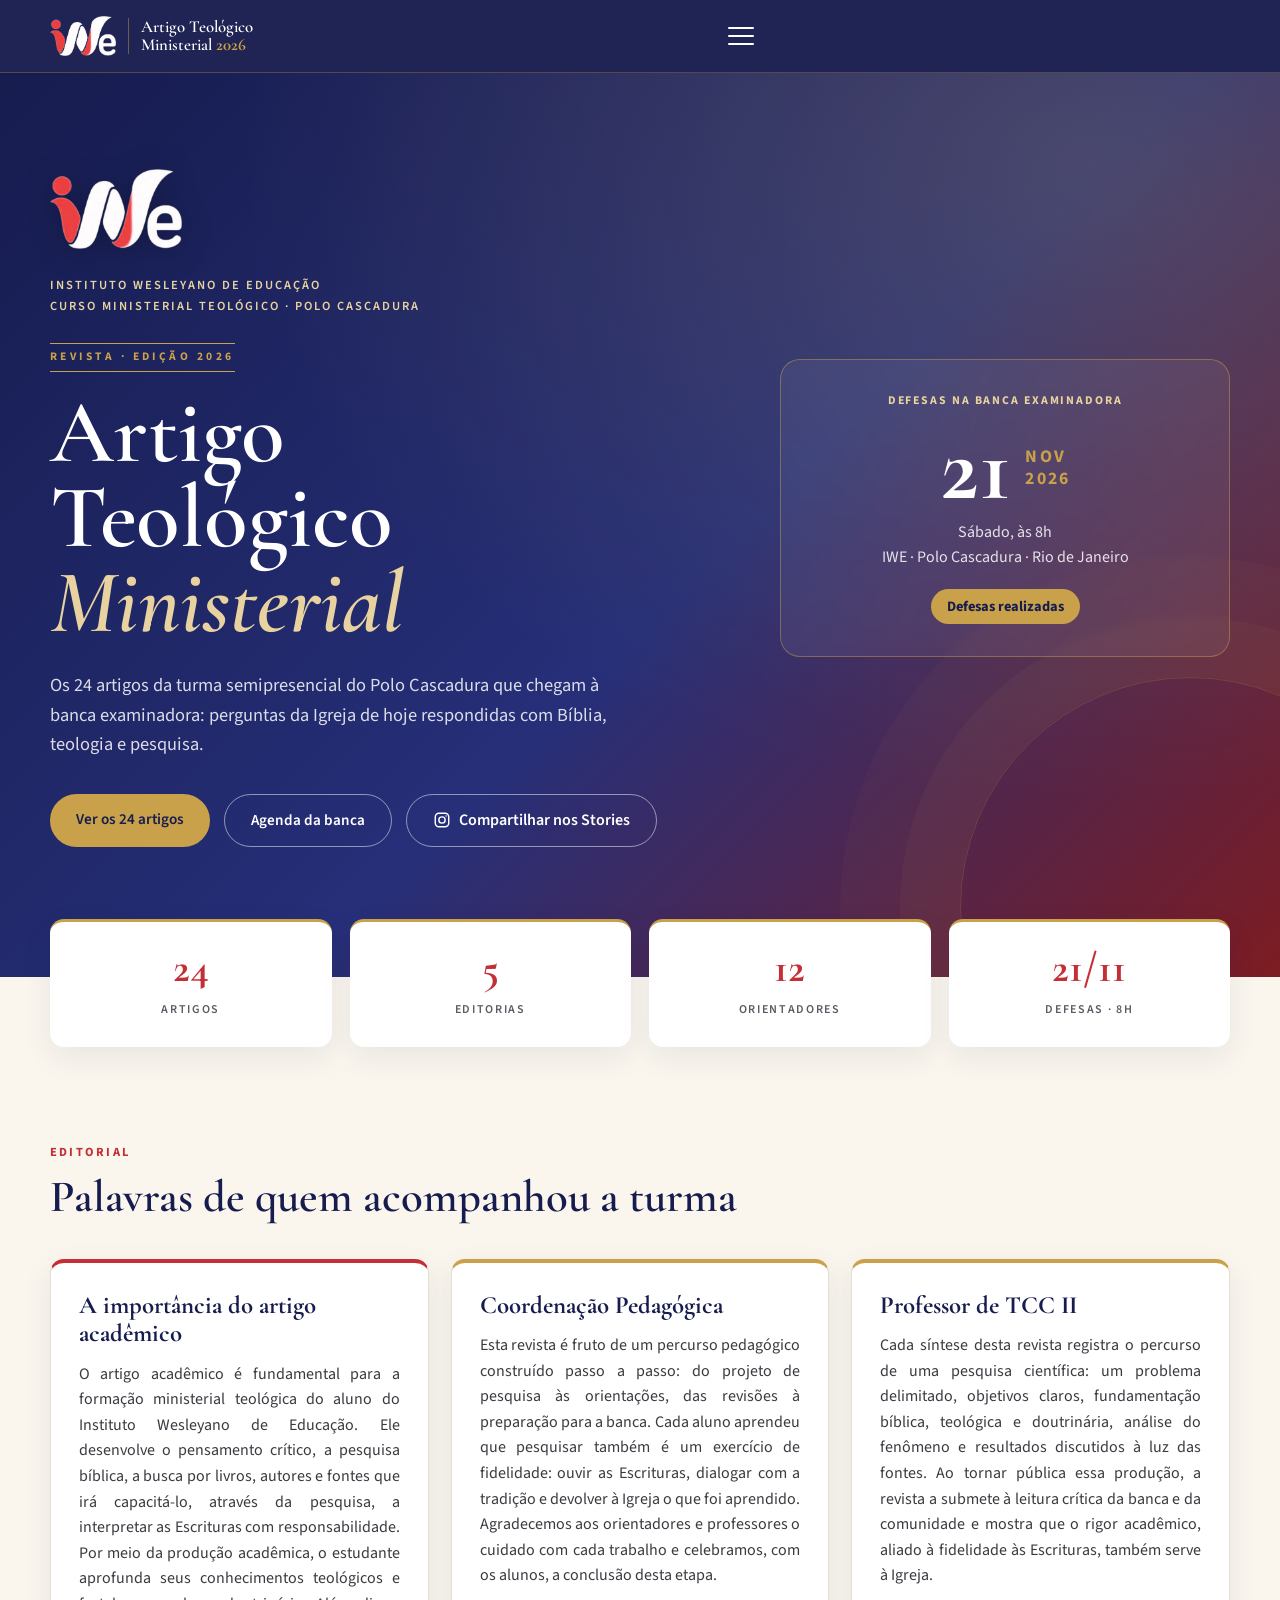
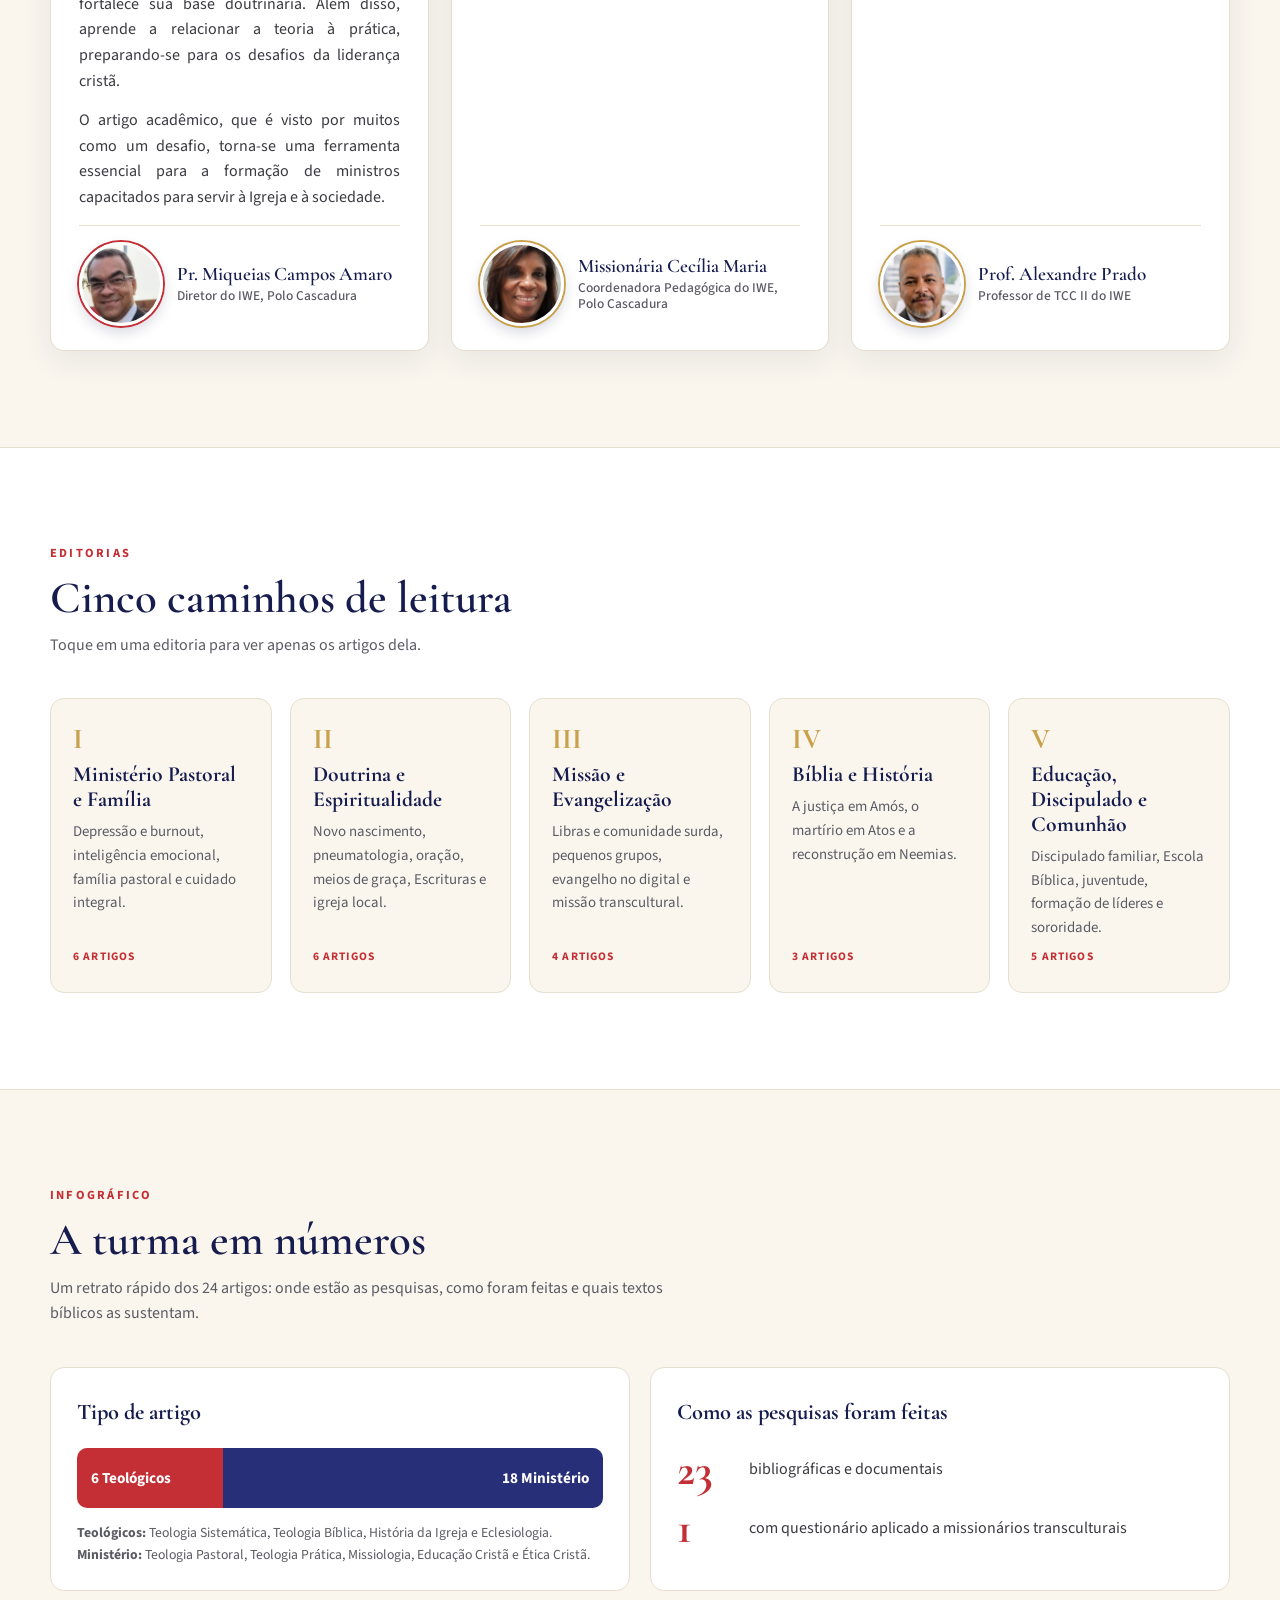
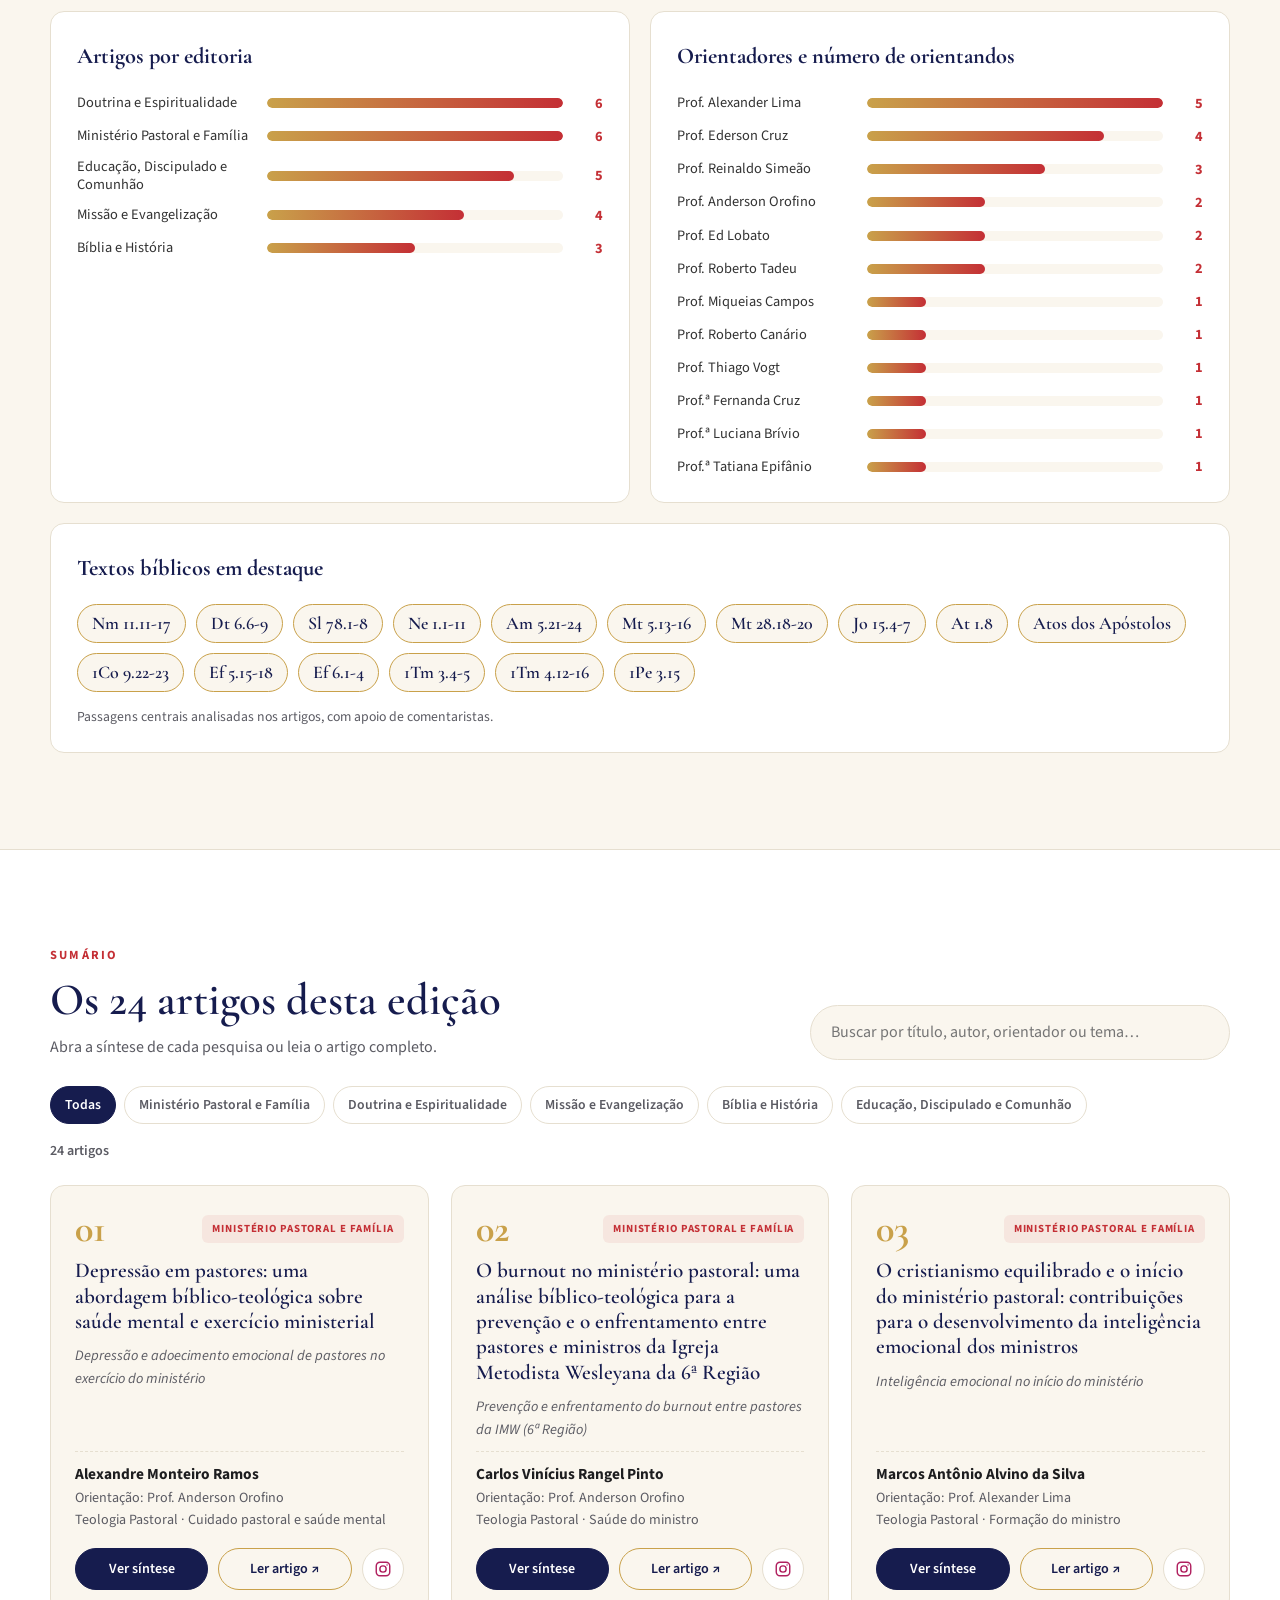
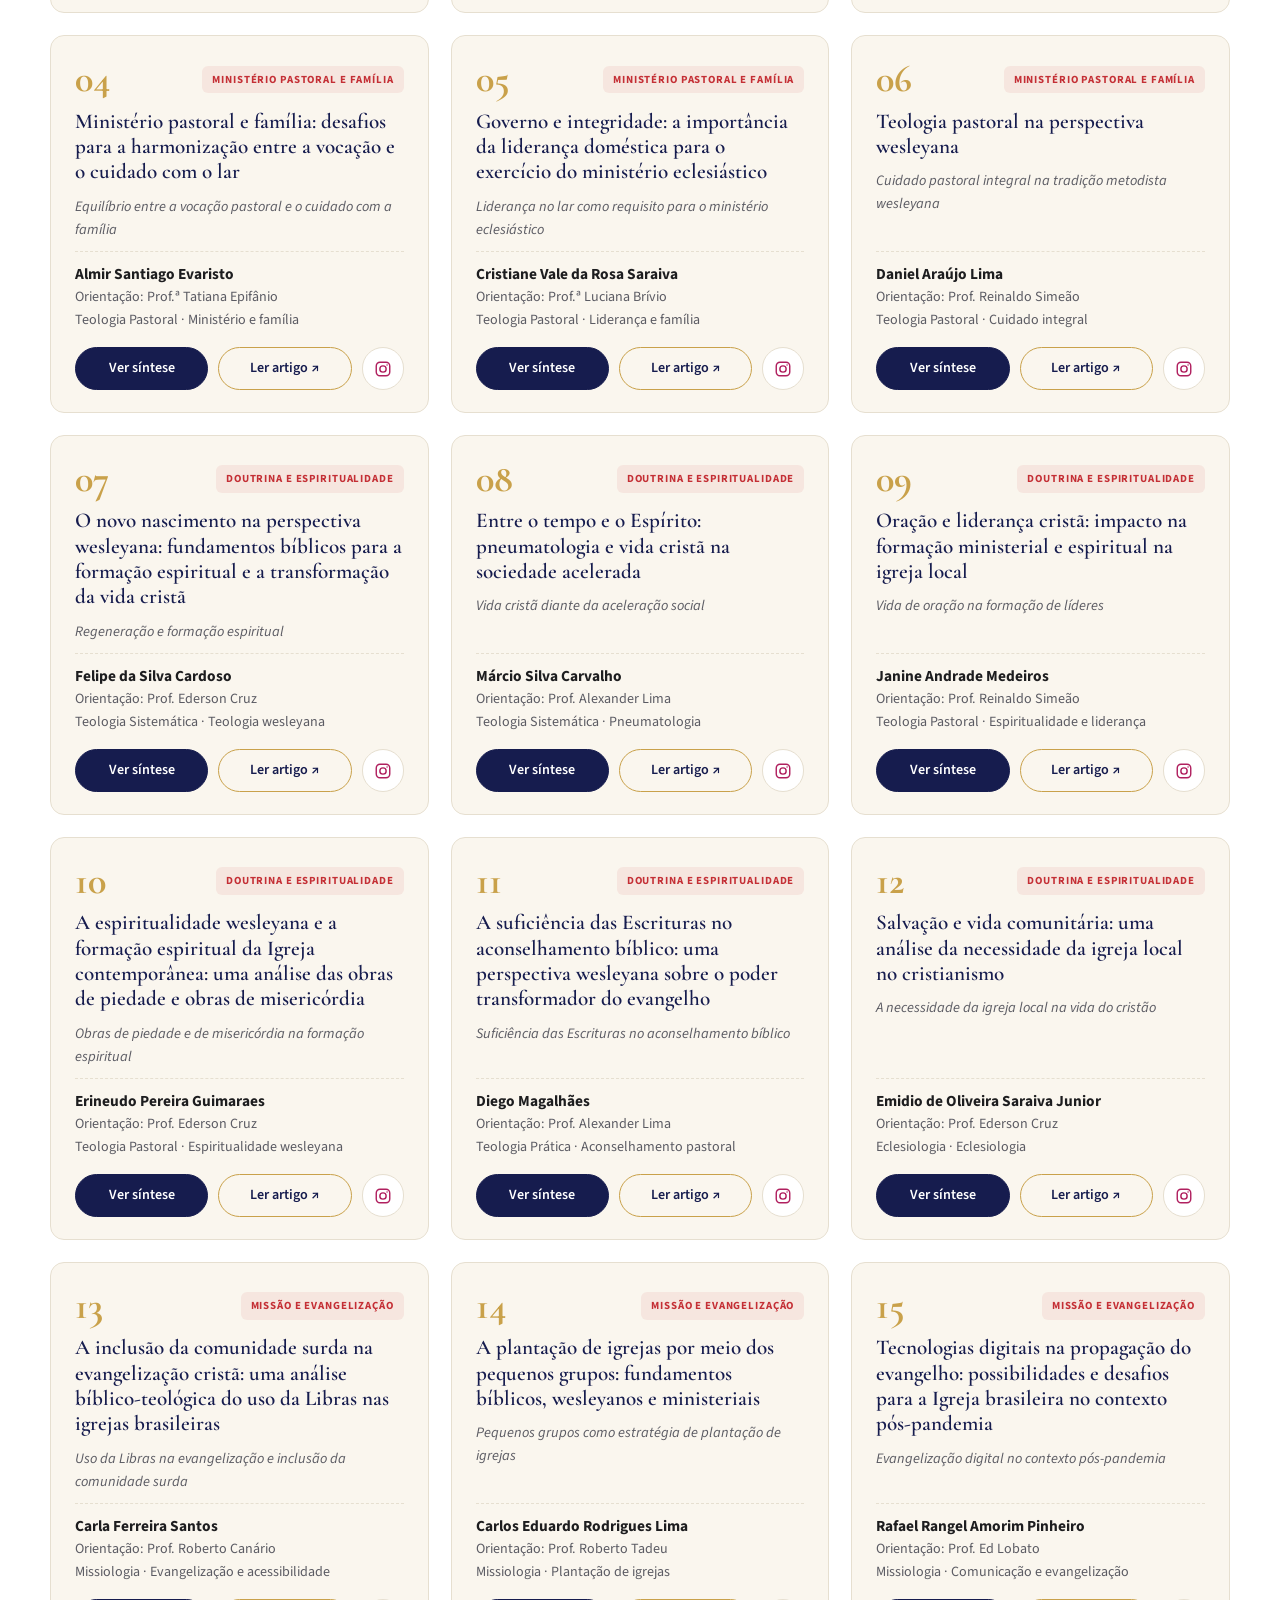
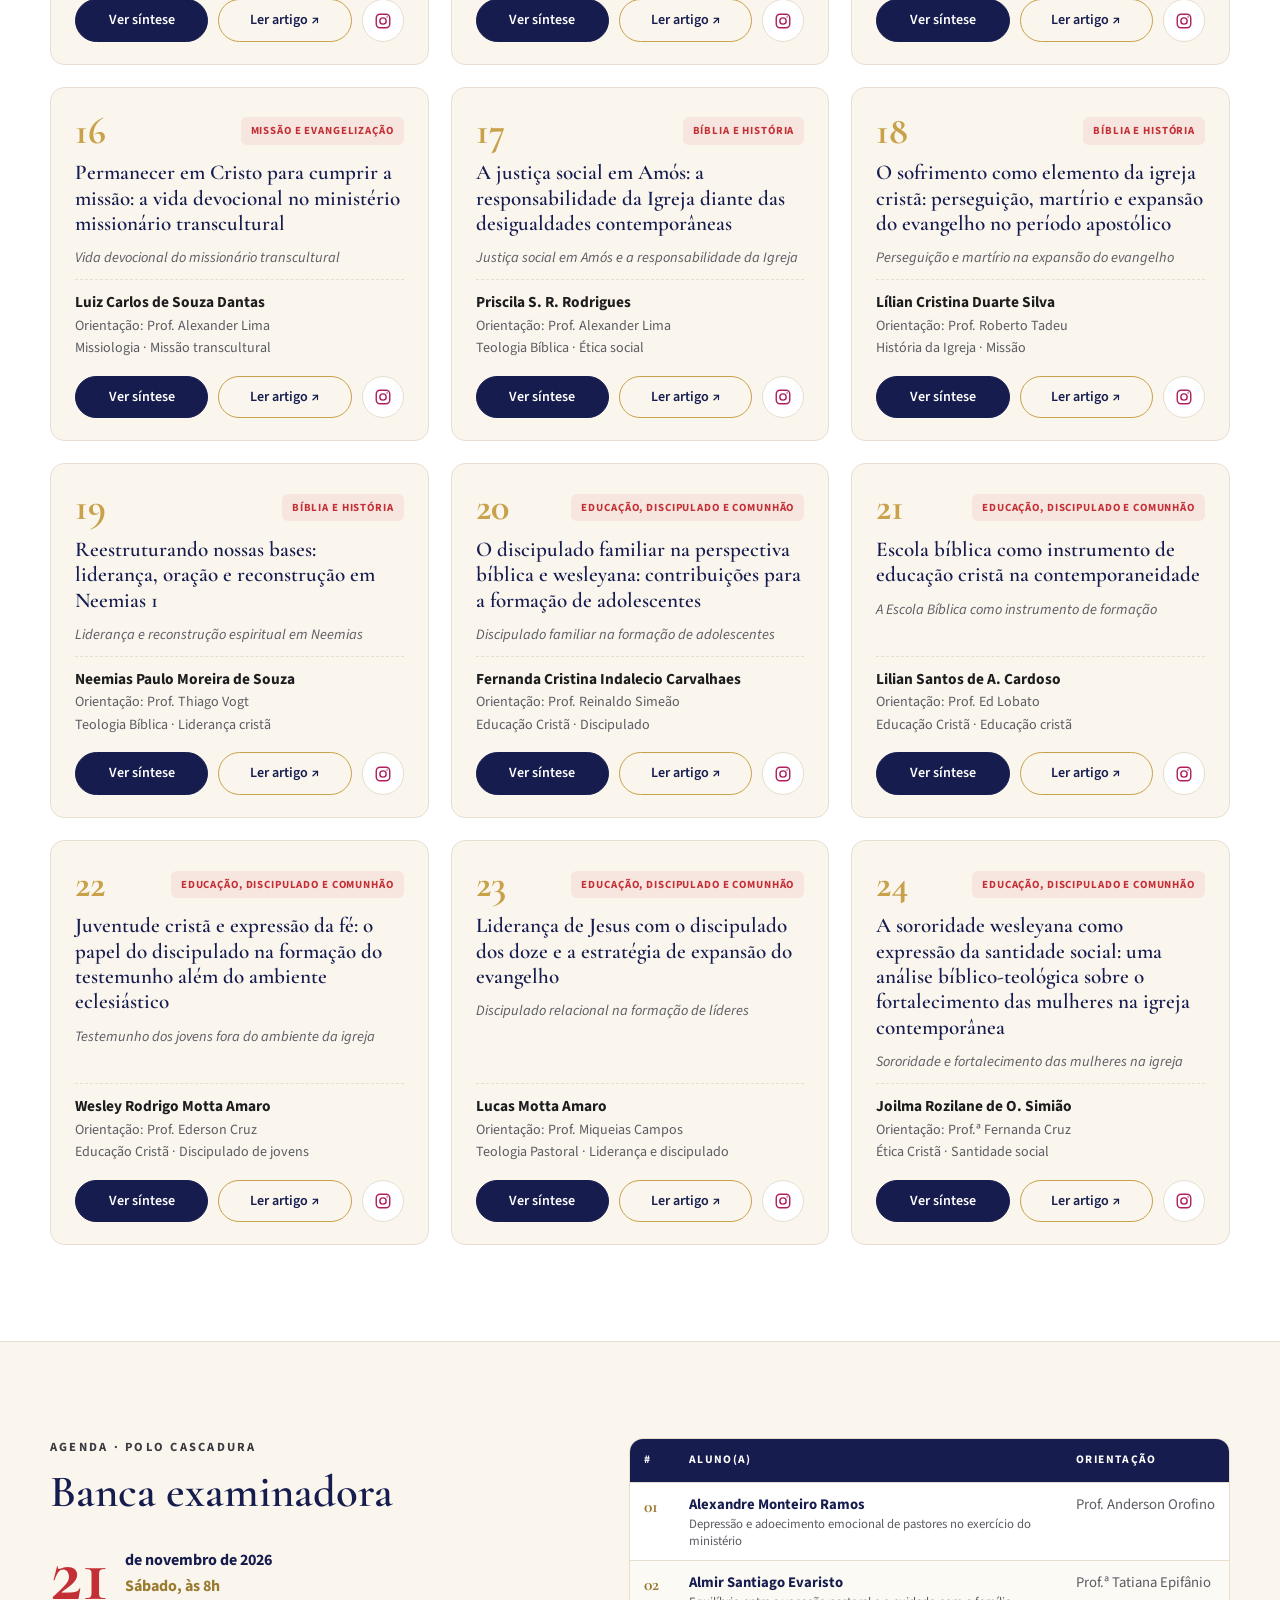
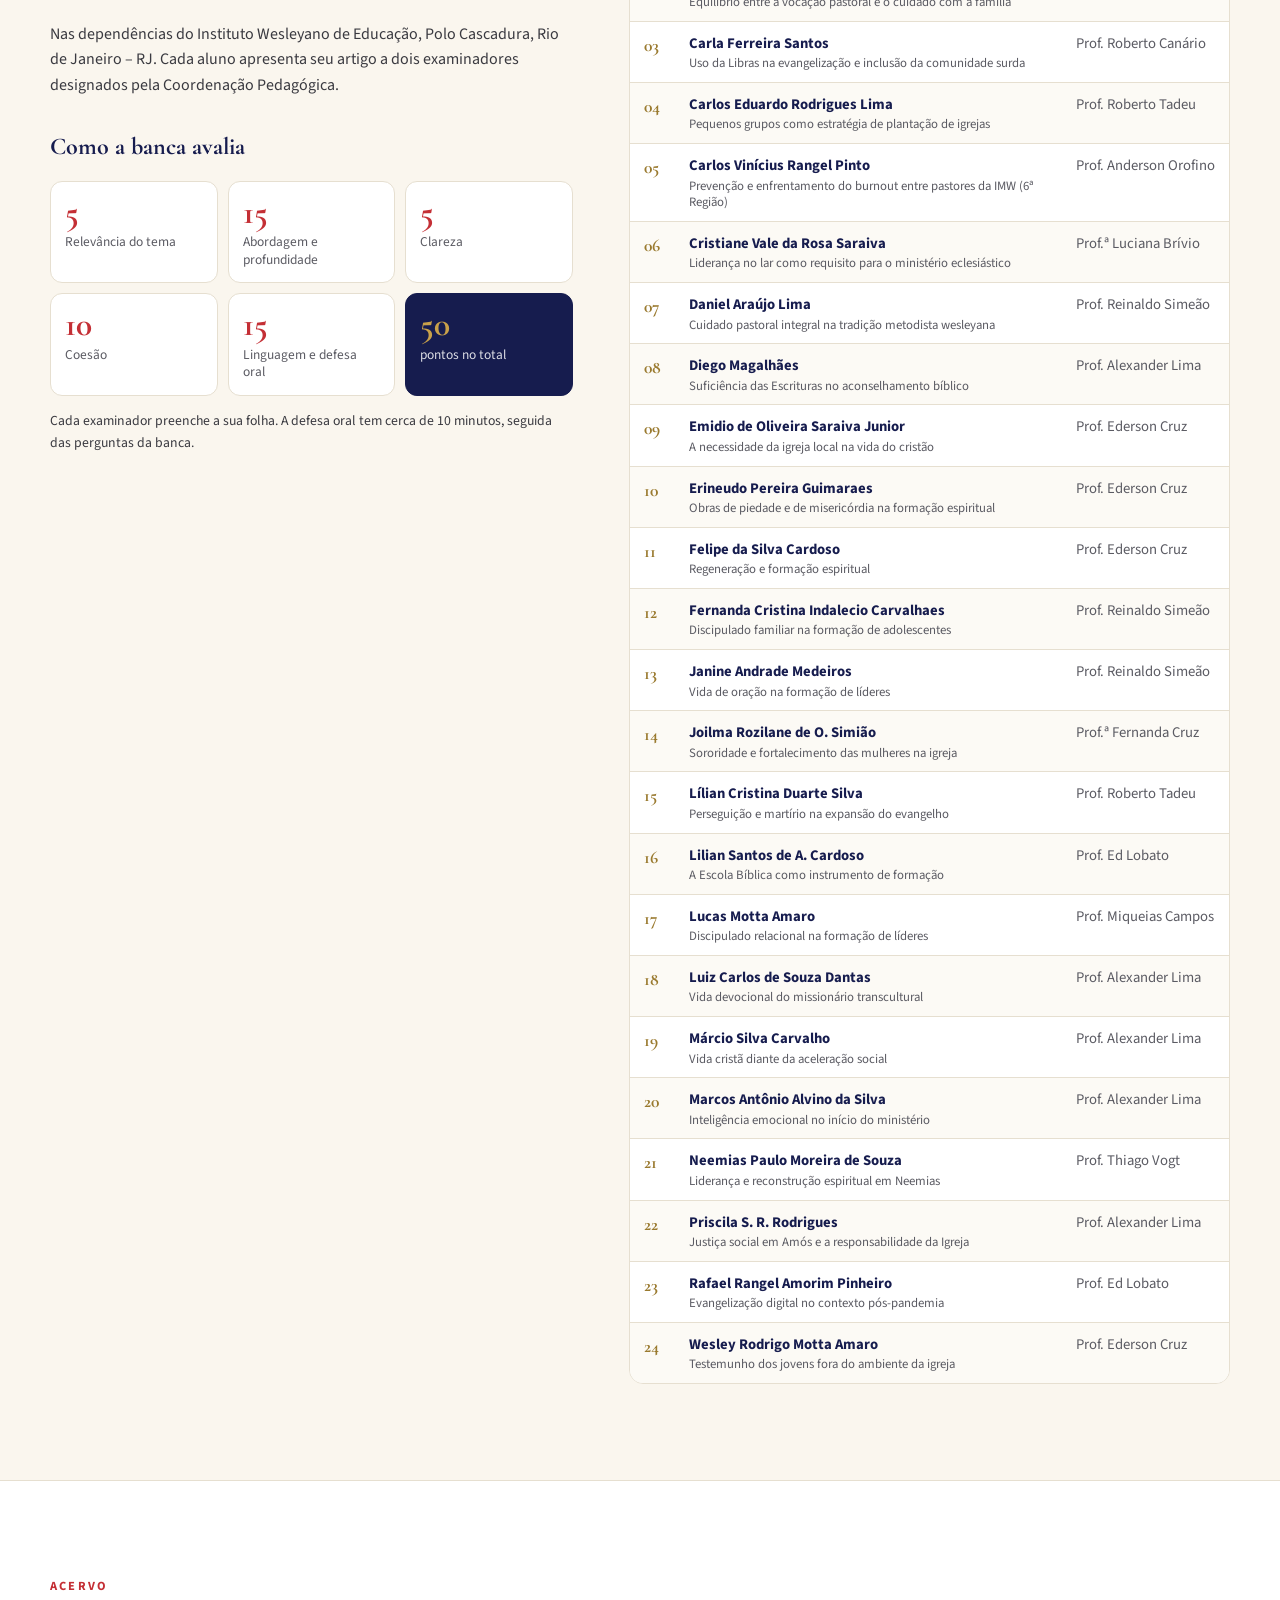
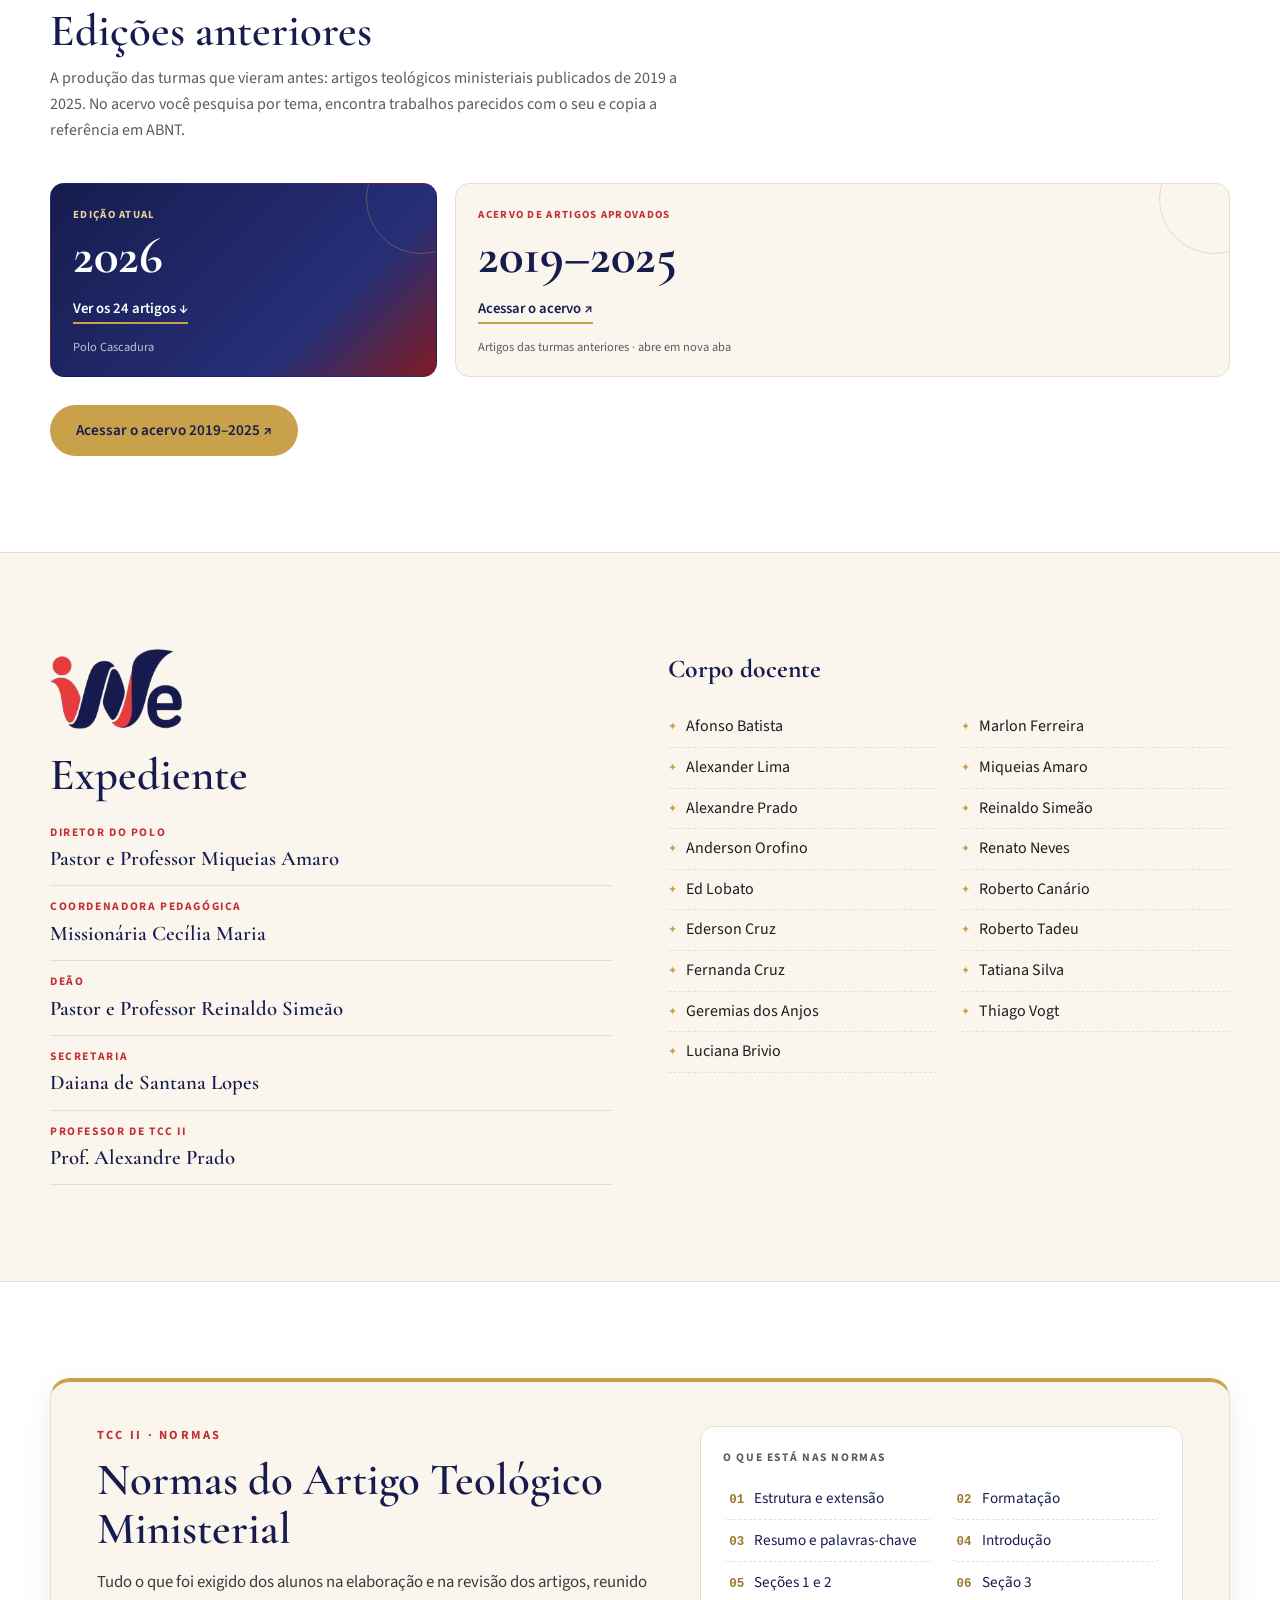
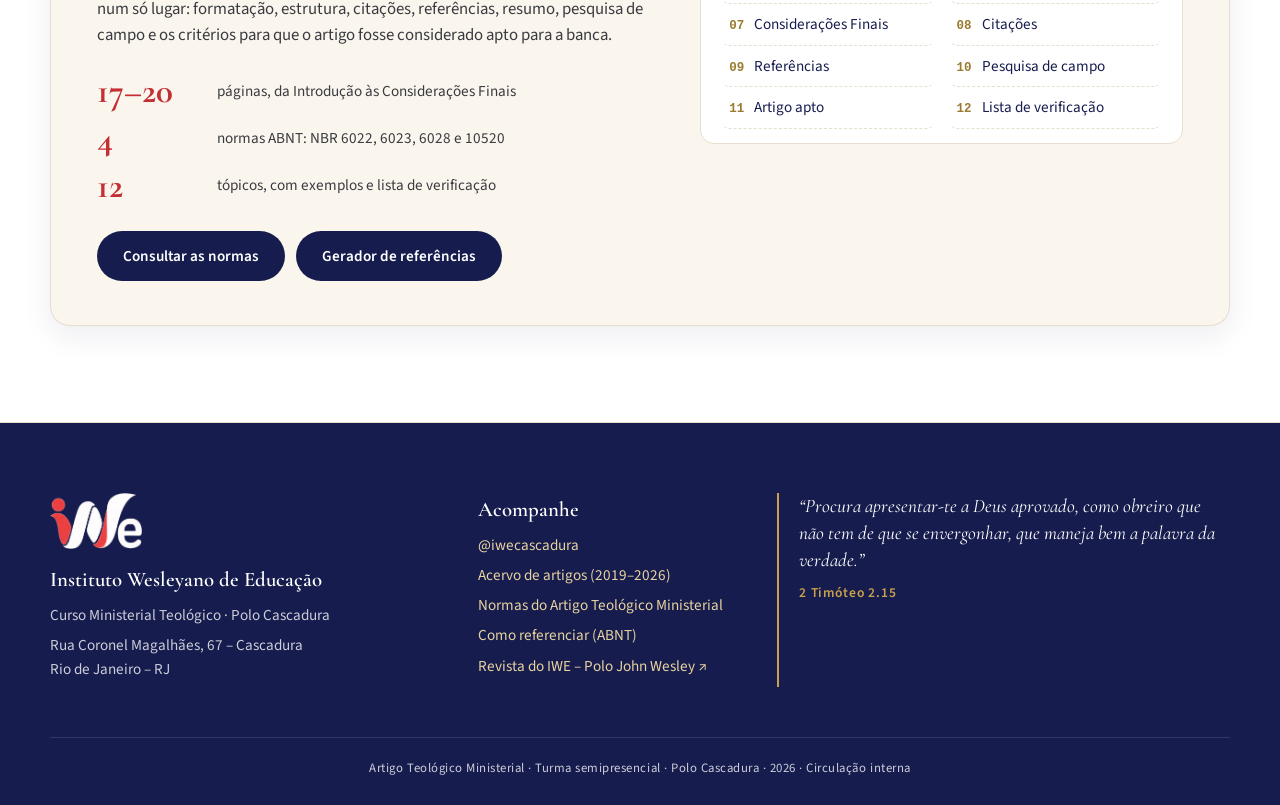
<file: index.html>
<!DOCTYPE html>
<html lang="pt-BR">
<head>
<meta charset="UTF-8">
<meta name="viewport" content="width=device-width, initial-scale=1.0">
<title>Artigo Teológico Ministerial 2026 | IWE – Polo Cascadura</title>
<meta name="description" content="Revista Artigo Teológico Ministerial 2026 — os 24 artigos da turma semipresencial do Curso Ministerial Teológico do Instituto Wesleyano de Educação, Polo Cascadura (Rio de Janeiro). Defesas em 21/11/2026.">
<meta property="og:title" content="Artigo Teológico Ministerial 2026 · IWE Polo Cascadura">
<meta property="og:description" content="24 artigos, 5 editorias: perguntas da Igreja de hoje respondidas com Bíblia, teologia e pesquisa.">
<meta property="og:type" content="website">
<meta property="og:url" content="https://alexandrebeloniimw-cmyk.github.io/revistateologicoministerialiwecascadura2026/">
<meta property="og:site_name" content="IWE · Polo Cascadura">
<meta property="og:locale" content="pt_BR">
<meta property="og:image" content="https://alexandrebeloniimw-cmyk.github.io/revistateologicoministerialiwecascadura2026/img/og-image.jpg">
<meta property="og:image:secure_url" content="https://alexandrebeloniimw-cmyk.github.io/revistateologicoministerialiwecascadura2026/img/og-image.jpg">
<meta property="og:image:type" content="image/jpeg">
<meta property="og:image:width" content="1200">
<meta property="og:image:height" content="630">
<meta property="og:image:alt" content="Revista Artigo Teológico Ministerial 2026 — IWE Polo Cascadura. Defesas em 21 de novembro, às 8h.">
<meta name="twitter:card" content="summary_large_image">
<meta name="twitter:image" content="https://alexandrebeloniimw-cmyk.github.io/revistateologicoministerialiwecascadura2026/img/og-image.jpg">
<link rel="canonical" href="https://alexandrebeloniimw-cmyk.github.io/revistateologicoministerialiwecascadura2026/">
<meta name="theme-color" content="#161c4e">
<link rel="icon" type="image/png" href="img/favicon.png">
<link rel="apple-touch-icon" href="img/apple-touch-icon.png">

<link rel="preconnect" href="https://fonts.googleapis.com">
<link rel="preconnect" href="https://fonts.gstatic.com" crossorigin>
<link href="https://fonts.googleapis.com/css2?family=Cormorant+Garamond:ital,wght@0,500;0,600;0,700;1,500;1,600&family=Source+Sans+3:wght@400;500;600;700&display=swap" rel="stylesheet">

<link rel="stylesheet" href="style.css">
</head>
<body>

<!-- ================= CABEÇALHO ================= -->
<header class="header">
  <div class="container nav">
    <a href="#inicio" class="logo">
      <img src="img/logo-iwe-claro.png" alt="IWE – Instituto Wesleyano de Educação" class="logo-img" width="66" height="40">
      <span class="logo-text">Artigo Teológico<br>Ministerial <b>2026</b></span>
    </a>

    <button class="mobile-menu" id="mobileMenu" aria-label="Abrir menu" aria-expanded="false" aria-controls="menu">
      <span></span><span></span><span></span>
    </button>

    <nav aria-label="Principal">
      <ul class="menu" id="menu">
        <li><a href="#editorial">Editorial</a></li>
        <li><a href="#numeros">A turma</a></li>
        <li><a href="#artigos">Artigos</a></li>
        <li><a href="#banca">Banca</a></li>
        <li><a href="#edicoes">Edições</a></li>
        <li><a href="acervo.html">Acervo</a></li>
        <li><a href="#expediente">Expediente</a></li>
        <li><a href="normas.html">Normas</a></li>
        <li><a href="referencias.html">Referências</a></li>
        <li><a href="https://alexandrebeloniimw-cmyk.github.io/revista-iwe-2026/" target="_blank" rel="noopener" title="Revista 2026 do IWE Polo John Wesley (abre em nova aba)">Polo John Wesley <span aria-hidden="true">↗</span></a></li>
        <li><a href="https://alexandrebeloniimw-cmyk.github.io/pregacao-biblica-contemporanea-projetos/" target="_blank" rel="noopener" title="Projetos da Especialização em Aprofundamento na Pregação Bíblica Contemporânea (abre em nova aba)">Especialização Projetos <span aria-hidden="true">↗</span></a></li>
        <li class="menu-insta"><a href="https://www.instagram.com/iwecascadura/" target="_blank" rel="noopener" aria-label="Instagram do IWE Polo Cascadura (abre em nova aba)">@iwecascadura <span aria-hidden="true">↗</span></a></li>
      </ul>
    </nav>
  </div>
</header>

<main>

<!-- ================= CAPA ================= -->
<section class="hero" id="inicio">
  <div class="container hero-grid">
    <div class="hero-inner">
      <img src="img/logo-iwe-claro.png" alt="" class="hero-logo" width="132" height="80">
      <p class="hero-kicker">Instituto Wesleyano de Educação<br>Curso Ministerial Teológico · Polo Cascadura</p>
      <p class="hero-edition">Revista · Edição 2026</p>
      <h1>Artigo<br>Teológico<br><em>Ministerial</em></h1>
      <p class="hero-sub">Os 24 artigos da turma semipresencial do Polo Cascadura que chegam à banca examinadora: perguntas da Igreja de hoje respondidas com Bíblia, teologia e pesquisa.</p>
      <div class="hero-actions">
        <a href="#artigos" class="btn btn-primary">Ver os 24 artigos</a>
        <a href="#banca" class="btn btn-ghost">Agenda da banca</a>
        <button type="button" class="btn btn-ghost btn-stories" data-stories-revista><svg viewBox="0 0 24 24" width="18" height="18" fill="none" stroke="currentColor" stroke-width="1.9" aria-hidden="true"><rect x="3" y="3" width="18" height="18" rx="5"/><circle cx="12" cy="12" r="4.2"/><circle cx="17.4" cy="6.6" r="1" fill="currentColor" stroke="none"/></svg>Compartilhar nos Stories</button>
      </div>
    </div>

    <aside class="defense-card" aria-label="Data das defesas">
      <p class="defense-label">Defesas na banca examinadora</p>
      <div class="defense-date">
        <strong>21</strong>
        <span>NOV<br>2026</span>
      </div>
      <p class="defense-info">Sábado, às 8h<br>IWE · Polo Cascadura · Rio de Janeiro</p>
      <p class="defense-count" id="countdown">&nbsp;</p>
    </aside>
  </div>
</section>

<!-- ================= NÚMEROS ================= -->
<section class="stats" aria-label="Números da edição">
  <div class="container stats-grid">
    <div class="stat-card reveal"><strong>24</strong><span>Artigos</span></div>
    <div class="stat-card reveal"><strong>5</strong><span>Editorias</span></div>
    <div class="stat-card reveal"><strong>12</strong><span>Orientadores</span></div>
    <div class="stat-card reveal"><strong>21/11</strong><span>Defesas · 8h</span></div>
  </div>
</section>

<!-- ================= EDITORIAL ================= -->
<section class="section" id="editorial">
  <div class="container">
    <p class="section-kicker">Editorial</p>
    <h2 class="section-title">Palavras de quem acompanhou a turma</h2>

    <div class="editorial-grid">
      <article class="note note-main reveal">
        <h3 class="note-title">A importância do artigo acadêmico</h3>
        <p>O artigo acadêmico é fundamental para a formação ministerial teológica do aluno do Instituto Wesleyano de Educação. Ele desenvolve o pensamento crítico, a pesquisa bíblica, a busca por livros, autores e fontes que irá capacitá-lo, através da pesquisa, a interpretar as Escrituras com responsabilidade. Por meio da produção acadêmica, o estudante aprofunda seus conhecimentos teológicos e fortalece sua base doutrinária. Além disso, aprende a relacionar a teoria à prática, preparando-se para os desafios da liderança cristã.</p>
        <p>O artigo acadêmico, que é visto por muitos como um desafio, torna-se uma ferramenta essencial para a formação de ministros capacitados para servir à Igreja e à sociedade.</p>
        <div class="signature"><img src="img/miqueias.jpg" alt="Pr. Miqueias Campos Amaro" class="avatar" width="84" height="84" loading="lazy"><p>Pr. Miqueias Campos Amaro<span>Diretor do IWE, Polo Cascadura</span></p></div>
      </article>

      <article class="note reveal">
        <h3 class="note-title">Coordenação Pedagógica</h3>
        <p>Esta revista é fruto de um percurso pedagógico construído passo a passo: do projeto de pesquisa às orientações, das revisões à preparação para a banca. Cada aluno aprendeu que pesquisar também é um exercício de fidelidade: ouvir as Escrituras, dialogar com a tradição e devolver à Igreja o que foi aprendido. Agradecemos aos orientadores e professores o cuidado com cada trabalho e celebramos, com os alunos, a conclusão desta etapa.</p>
        <div class="signature"><img src="img/cecilia.jpg" alt="Missionária Cecília Maria" class="avatar" width="84" height="84" loading="lazy"><p>Missionária Cecília Maria<span>Coordenadora Pedagógica do IWE, Polo Cascadura</span></p></div>
      </article>

      <article class="note reveal">
        <h3 class="note-title">Professor de TCC II</h3>
        <p>Cada síntese desta revista registra o percurso de uma pesquisa científica: um problema delimitado, objetivos claros, fundamentação bíblica, teológica e doutrinária, análise do fenômeno e resultados discutidos à luz das fontes. Ao tornar pública essa produção, a revista a submete à leitura crítica da banca e da comunidade e mostra que o rigor acadêmico, aliado à fidelidade às Escrituras, também serve à Igreja.</p>
        <div class="signature"><img src="img/alexandre.jpg" alt="Prof. Alexandre Prado" class="avatar" width="84" height="84" loading="lazy"><p>Prof. Alexandre Prado<span>Professor de TCC II do IWE</span></p></div>
      </article>
    </div>
  </div>
</section>

<!-- ================= EDITORIAS ================= -->
<section class="section section-alt" id="editorias">
  <div class="container">
    <p class="section-kicker">Editorias</p>
    <h2 class="section-title">Cinco caminhos de leitura</h2>
    <p class="section-lead">Toque em uma editoria para ver apenas os artigos dela.</p>

    <div class="editoria-grid">
      <button class="editoria-card reveal" data-filtro="Ministério Pastoral e Família">
        <span class="editoria-num">I</span>
        <h3>Ministério Pastoral e Família</h3>
        <p>Depressão e burnout, inteligência emocional, família pastoral e cuidado integral.</p>
        <small>6 artigos</small>
      </button>
      <button class="editoria-card reveal" data-filtro="Doutrina e Espiritualidade">
        <span class="editoria-num">II</span>
        <h3>Doutrina e Espiritualidade</h3>
        <p>Novo nascimento, pneumatologia, oração, meios de graça, Escrituras e igreja local.</p>
        <small>6 artigos</small>
      </button>
      <button class="editoria-card reveal" data-filtro="Missão e Evangelização">
        <span class="editoria-num">III</span>
        <h3>Missão e Evangelização</h3>
        <p>Libras e comunidade surda, pequenos grupos, evangelho no digital e missão transcultural.</p>
        <small>4 artigos</small>
      </button>
      <button class="editoria-card reveal" data-filtro="Bíblia e História">
        <span class="editoria-num">IV</span>
        <h3>Bíblia e História</h3>
        <p>A justiça em Amós, o martírio em Atos e a reconstrução em Neemias.</p>
        <small>3 artigos</small>
      </button>
      <button class="editoria-card reveal" data-filtro="Educação, Discipulado e Comunhão">
        <span class="editoria-num">V</span>
        <h3>Educação, Discipulado e Comunhão</h3>
        <p>Discipulado familiar, Escola Bíblica, juventude, formação de líderes e sororidade.</p>
        <small>5 artigos</small>
      </button>
    </div>
  </div>
</section>

<!-- ================= INFOGRÁFICO ================= -->
<section class="section" id="numeros">
  <div class="container">
    <p class="section-kicker">Infográfico</p>
    <h2 class="section-title">A turma em números</h2>
    <p class="section-lead">Um retrato rápido dos 24 artigos: onde estão as pesquisas, como foram feitas e quais textos bíblicos as sustentam.</p>

    <div class="info-grid">
      <div class="info-card reveal">
        <h3>Tipo de artigo</h3>
        <div id="tipoArtigos"></div>
        <p class="info-note"><b>Teológicos:</b> Teologia Sistemática, Teologia Bíblica, História da Igreja e Eclesiologia. <b>Ministério:</b> Teologia Pastoral, Teologia Prática, Missiologia, Educação Cristã e Ética Cristã.</p>
      </div>

      <div class="info-card reveal">
        <h3>Como as pesquisas foram feitas</h3>
        <div class="method">
          <div><strong>23</strong><span>bibliográficas e documentais</span></div>
          <div><strong>1</strong><span>com questionário aplicado a missionários transculturais</span></div>
        </div>
      </div>

      <div class="info-card reveal">
        <h3>Artigos por editoria</h3>
        <div class="bars" id="chartEditorias"></div>
      </div>

      <div class="info-card reveal">
        <h3>Orientadores e número de orientandos</h3>
        <div class="bars" id="chartOrientadores"></div>
      </div>

      <div class="info-card info-wide reveal">
        <h3>Textos bíblicos em destaque</h3>
        <ul class="verses">
          <li>Nm 11.11-17</li><li>Dt 6.6-9</li><li>Sl 78.1-8</li><li>Ne 1.1-11</li><li>Am 5.21-24</li>
          <li>Mt 5.13-16</li><li>Mt 28.18-20</li><li>Jo 15.4-7</li><li>At 1.8</li><li>Atos dos Apóstolos</li>
          <li>1Co 9.22-23</li><li>Ef 5.15-18</li><li>Ef 6.1-4</li><li>1Tm 3.4-5</li><li>1Tm 4.12-16</li><li>1Pe 3.15</li>
        </ul>
        <p class="info-note">Passagens centrais analisadas nos artigos, com apoio de comentaristas.</p>
      </div>
    </div>
  </div>
</section>

<!-- ================= ARTIGOS ================= -->
<section class="section section-alt" id="artigos">
  <div class="container">
    <div class="articles-head">
      <div>
        <p class="section-kicker">Sumário</p>
        <h2 class="section-title">Os 24 artigos desta edição</h2>
        <p class="section-lead">Abra a síntese de cada pesquisa ou leia o artigo completo.</p>
      </div>
      <div class="search-box">
        <input type="search" id="search" placeholder="Buscar por título, autor, orientador ou tema…" aria-label="Buscar artigos">
        <button type="button" id="clearSearch" class="clear-btn" hidden>Limpar</button>
      </div>
    </div>

    <div class="chips" role="group" aria-label="Filtrar por editoria">
      <button type="button" class="chip active" data-filtro="Todas">Todas</button>
      <button type="button" class="chip" data-filtro="Ministério Pastoral e Família">Ministério Pastoral e Família</button>
      <button type="button" class="chip" data-filtro="Doutrina e Espiritualidade">Doutrina e Espiritualidade</button>
      <button type="button" class="chip" data-filtro="Missão e Evangelização">Missão e Evangelização</button>
      <button type="button" class="chip" data-filtro="Bíblia e História">Bíblia e História</button>
      <button type="button" class="chip" data-filtro="Educação, Discipulado e Comunhão">Educação, Discipulado e Comunhão</button>
    </div>
    <p class="result-count" id="resultCount" aria-live="polite"></p>

    <div class="article-grid" id="articleGrid"></div>
    <p class="empty-msg" id="emptyMsg" hidden>Nenhum artigo encontrado para essa busca.</p>
  </div>
</section>

<!-- ================= BANCA ================= -->
<section class="section" id="banca">
  <div class="container banca">
    <div class="banca-intro reveal">
      <p class="section-kicker">Agenda · Polo Cascadura</p>
      <h2 class="section-title">Banca examinadora</h2>
      <div class="banca-date">
        <strong>21</strong>
        <div><span>de novembro de 2026</span><span>Sábado, às 8h</span></div>
      </div>
      <p>Nas dependências do Instituto Wesleyano de Educação, Polo Cascadura, Rio de Janeiro – RJ. Cada aluno apresenta seu artigo a dois examinadores designados pela Coordenação Pedagógica.</p>

      <h3 class="criteria-title">Como a banca avalia</h3>
      <ul class="criteria">
        <li><strong>5</strong><span>Relevância do tema</span></li>
        <li><strong>15</strong><span>Abordagem e profundidade</span></li>
        <li><strong>5</strong><span>Clareza</span></li>
        <li><strong>10</strong><span>Coesão</span></li>
        <li><strong>15</strong><span>Linguagem e defesa oral</span></li>
        <li class="total"><strong>50</strong><span>pontos no total</span></li>
      </ul>
      <p class="info-note">Cada examinador preenche a sua folha. A defesa oral tem cerca de 10 minutos, seguida das perguntas da banca.</p>
    </div>

    <div class="agenda reveal">
      <table>
        <thead><tr><th>#</th><th>Aluno(a)</th><th>Orientação</th></tr></thead>
        <tbody id="agendaBody"></tbody>
      </table>
    </div>
  </div>
</section>

<!-- ================= EDIÇÕES ANTERIORES ================= -->
<section class="section section-alt" id="edicoes">
  <div class="container">
    <p class="section-kicker">Acervo</p>
    <h2 class="section-title">Edições anteriores</h2>
    <p class="section-lead">A produção das turmas que vieram antes: artigos teológicos ministeriais publicados de 2019 a 2025. No <a href="https://alexandrebeloniimw-cmyk.github.io/ARTIGOS-IWE-CASCADURA/" target="_blank" rel="noopener">acervo</a> você pesquisa por tema, encontra trabalhos parecidos com o seu e copia a referência em ABNT.</p>

    <div class="edition-grid edition-grid-duo">
        <a class="edition-card edition-current reveal" href="#artigos">
          <span class="edition-label">Edição atual</span>
          <strong class="edition-year">2026</strong>
          <span class="edition-go">Ver os 24 artigos <span aria-hidden="true">↓</span></span>
          <small class="edition-src">Polo Cascadura</small>
        </a>
        <a class="edition-card edition-archive reveal" href="https://alexandrebeloniimw-cmyk.github.io/ARTIGOS-IWE-CASCADURA/" target="_blank" rel="noopener">
          <span class="edition-label">Acervo de artigos aprovados</span>
          <strong class="edition-year">2019–2025</strong>
          <span class="edition-go">Acessar o acervo <span aria-hidden="true">↗</span></span>
          <small class="edition-src">Artigos das turmas anteriores · abre em nova aba</small>
        </a>
    </div>
    <p style="margin-top:28px"><a href="https://alexandrebeloniimw-cmyk.github.io/ARTIGOS-IWE-CASCADURA/" target="_blank" rel="noopener" class="btn btn-primary">Acessar o acervo 2019–2025 ↗</a></p>
  </div>
</section>

<!-- ================= EXPEDIENTE ================= -->
<section class="section" id="expediente">
  <div class="container expediente">
    <div class="reveal">
      <img src="img/logo-iwe.png" alt="IWE – Instituto Wesleyano de Educação" class="expediente-logo" width="132" height="80">
      <h2 class="section-title">Expediente</h2>
      <dl class="staff">
        <div><dt>Diretor do Polo</dt><dd>Pastor e Professor Miqueias Amaro</dd></div>
        <div><dt>Coordenadora Pedagógica</dt><dd>Missionária Cecília Maria</dd></div>
        <div><dt>Deão</dt><dd>Pastor e Professor Reinaldo Simeão</dd></div>
        <div><dt>Secretaria</dt><dd>Daiana de Santana Lopes</dd></div>
        <div><dt>Professor de TCC II</dt><dd>Prof. Alexandre Prado</dd></div>
      </dl>
    </div>
    <div class="reveal">
      <h3 class="faculty-title">Corpo docente</h3>
      <ul class="faculty">
        <li>Afonso Batista</li><li>Alexander Lima</li><li>Alexandre Prado</li><li>Anderson Orofino</li>
        <li>Ed Lobato</li><li>Ederson Cruz</li><li>Fernanda Cruz</li><li>Geremias dos Anjos</li>
        <li>Luciana Brivio</li><li>Marlon Ferreira</li><li>Miqueias Amaro</li><li>Reinaldo Simeão</li>
        <li>Renato Neves</li><li>Roberto Canário</li><li>Roberto Tadeu</li><li>Tatiana Silva</li>
        <li>Thiago Vogt</li>
      </ul>
    </div>
  </div>
</section>

<!-- ================= NORMAS ================= -->
<section class="section section-alt" id="normas">
  <div class="container">
    <div class="normas-card reveal">
      <div class="normas-intro">
        <p class="section-kicker">TCC II · Normas</p>
        <h2 class="section-title">Normas do Artigo Teológico Ministerial</h2>
        <p>Tudo o que foi exigido dos alunos na elaboração e na revisão dos artigos, reunido num só lugar: formatação, estrutura, citações, referências, resumo, pesquisa de campo e os critérios para que o artigo fosse considerado apto para a banca.</p>
        <ul class="normas-facts">
          <li><strong>17–20</strong><span>páginas, da Introdução às Considerações Finais</span></li>
          <li><strong>4</strong><span>normas ABNT: NBR 6022, 6023, 6028 e 10520</span></li>
          <li><strong>12</strong><span>tópicos, com exemplos e lista de verificação</span></li>
        </ul>
        <a href="normas.html" class="btn btn-dark">Consultar as normas</a>
        <a href="referencias.html" class="btn btn-dark" style="margin-left:8px">Gerador de referências</a>
      </div>
      <nav class="normas-topics" aria-label="Tópicos das normas">
        <p class="normas-topics-label">O que está nas normas</p>
        <ol>
            <li><a href="normas.html#estrutura"><span>01</span>Estrutura e extensão</a></li>
            <li><a href="normas.html#formatacao"><span>02</span>Formatação</a></li>
            <li><a href="normas.html#resumo"><span>03</span>Resumo e palavras-chave</a></li>
            <li><a href="normas.html#introducao"><span>04</span>Introdução</a></li>
            <li><a href="normas.html#secoes"><span>05</span>Seções 1 e 2</a></li>
            <li><a href="normas.html#secao3"><span>06</span>Seção 3</a></li>
            <li><a href="normas.html#consideracoes"><span>07</span>Considerações Finais</a></li>
            <li><a href="normas.html#citacoes"><span>08</span>Citações</a></li>
            <li><a href="normas.html#referencias"><span>09</span>Referências</a></li>
            <li><a href="normas.html#campo"><span>10</span>Pesquisa de campo</a></li>
            <li><a href="normas.html#apto"><span>11</span>Artigo apto</a></li>
            <li><a href="normas.html#checklist"><span>12</span>Lista de verificação</a></li>
        </ol>
      </nav>
    </div>
  </div>
</section>

</main>

<!-- ================= RODAPÉ ================= -->
<footer class="footer" id="contato">
  <div class="container footer-grid">
    <div>
      <img src="img/logo-iwe-claro.png" alt="IWE" class="footer-logo" width="92" height="56">
      <p class="footer-title">Instituto Wesleyano de Educação</p>
      <p>Curso Ministerial Teológico · Polo Cascadura</p>
      <p>Rua Coronel Magalhães, 67 – Cascadura<br>Rio de Janeiro – RJ</p>
    </div>
    <div>
      <p class="footer-title">Acompanhe</p>
      <p><a href="https://www.instagram.com/iwecascadura/" target="_blank" rel="noopener">@iwecascadura</a></p>
      <p><a href="acervo.html">Acervo de artigos (2019–2026)</a></p>
      <p><a href="normas.html">Normas do Artigo Teológico Ministerial</a></p>
      <p><a href="referencias.html">Como referenciar (ABNT)</a></p>
      <p><a href="https://alexandrebeloniimw-cmyk.github.io/revista-iwe-2026/" target="_blank" rel="noopener">Revista do IWE – Polo John Wesley ↗</a></p>
    </div>
    <div class="footer-verse">
      <p>“Procura apresentar-te a Deus aprovado, como obreiro que não tem de que se envergonhar, que maneja bem a palavra da verdade.”</p>
      <span>2 Timóteo 2.15</span>
    </div>
  </div>
  <div class="container footer-bottom">
    <p>Artigo Teológico Ministerial · Turma semipresencial · Polo Cascadura · 2026 · Circulação interna</p>
  </div>
</footer>

<!-- ================= JANELA DA SÍNTESE ================= -->
<dialog class="modal" id="articleModal" aria-labelledby="modalTitle">
  <button type="button" class="modal-close" id="modalClose" aria-label="Fechar">×</button>
  <div class="modal-body" id="modalBody"></div>
</dialog>

<script src="stories.js"></script>
<script src="script.js"></script>
</body>
</html>
</file>
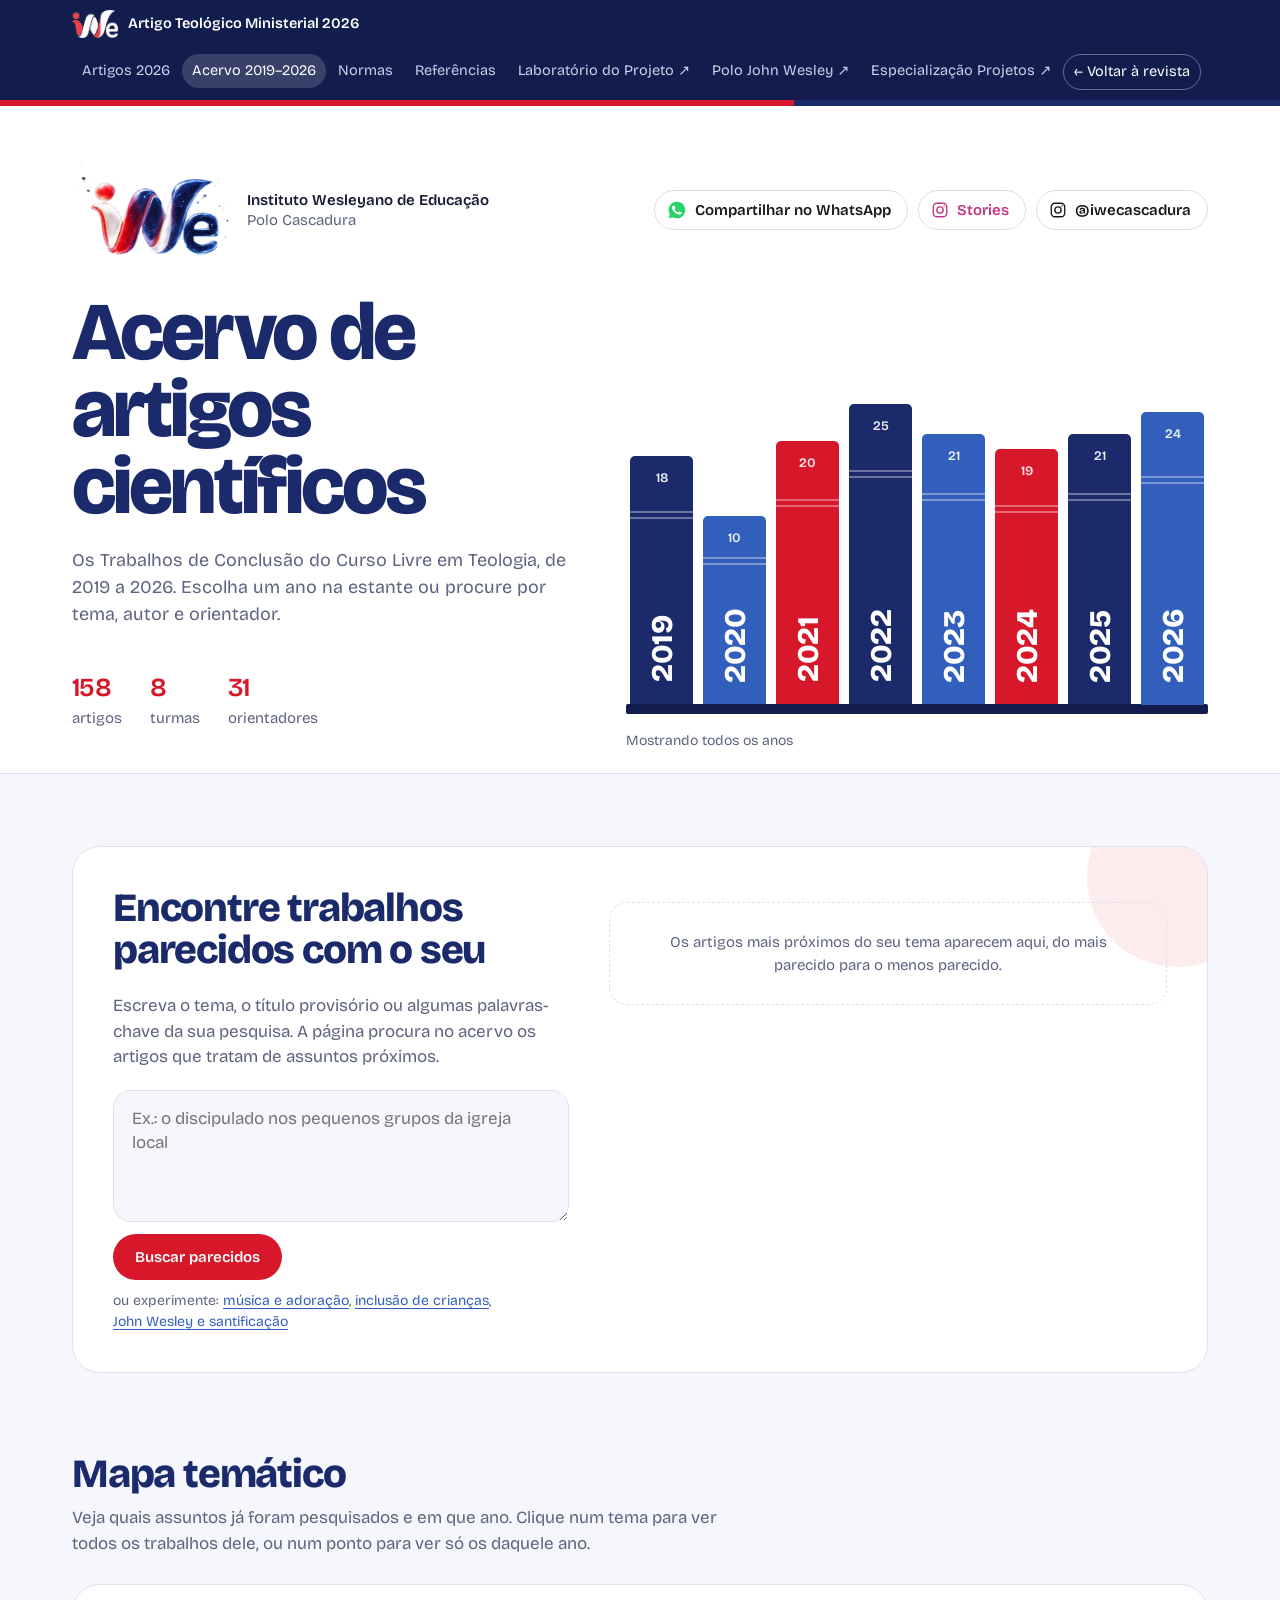
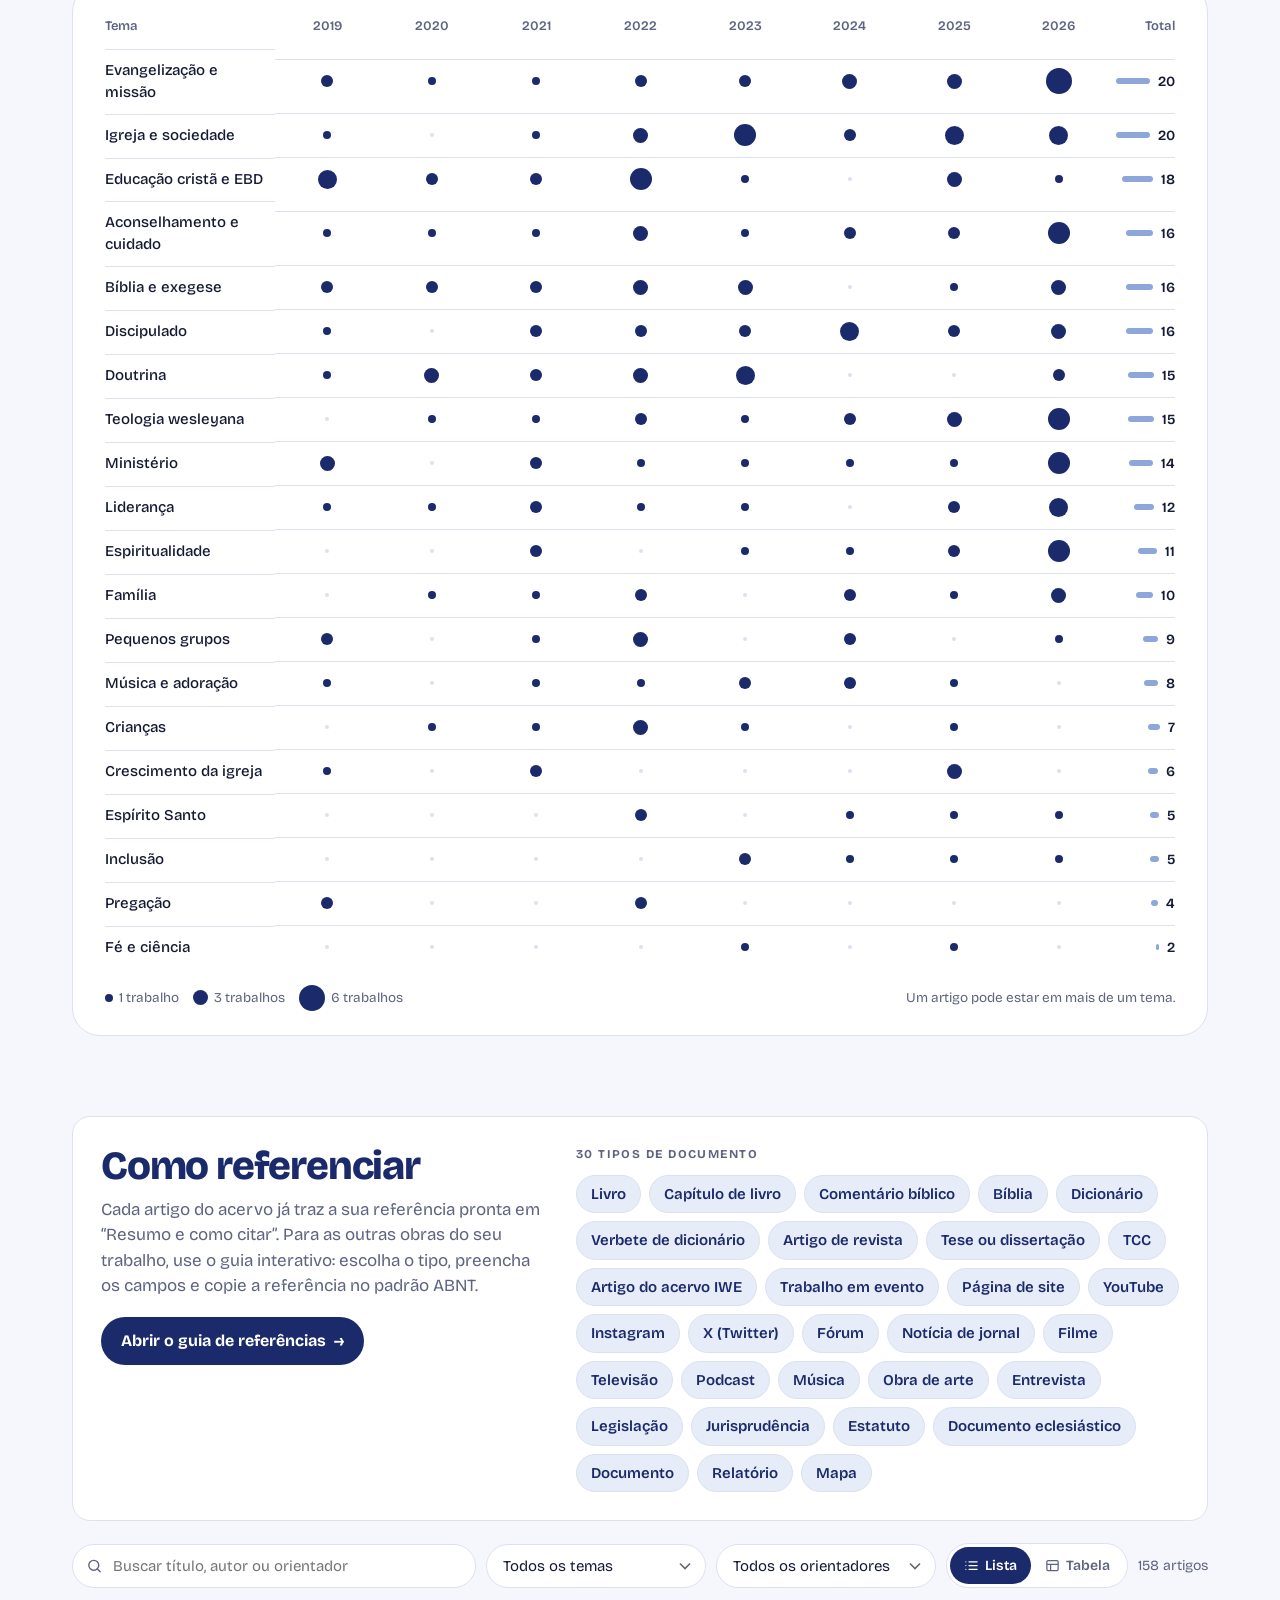
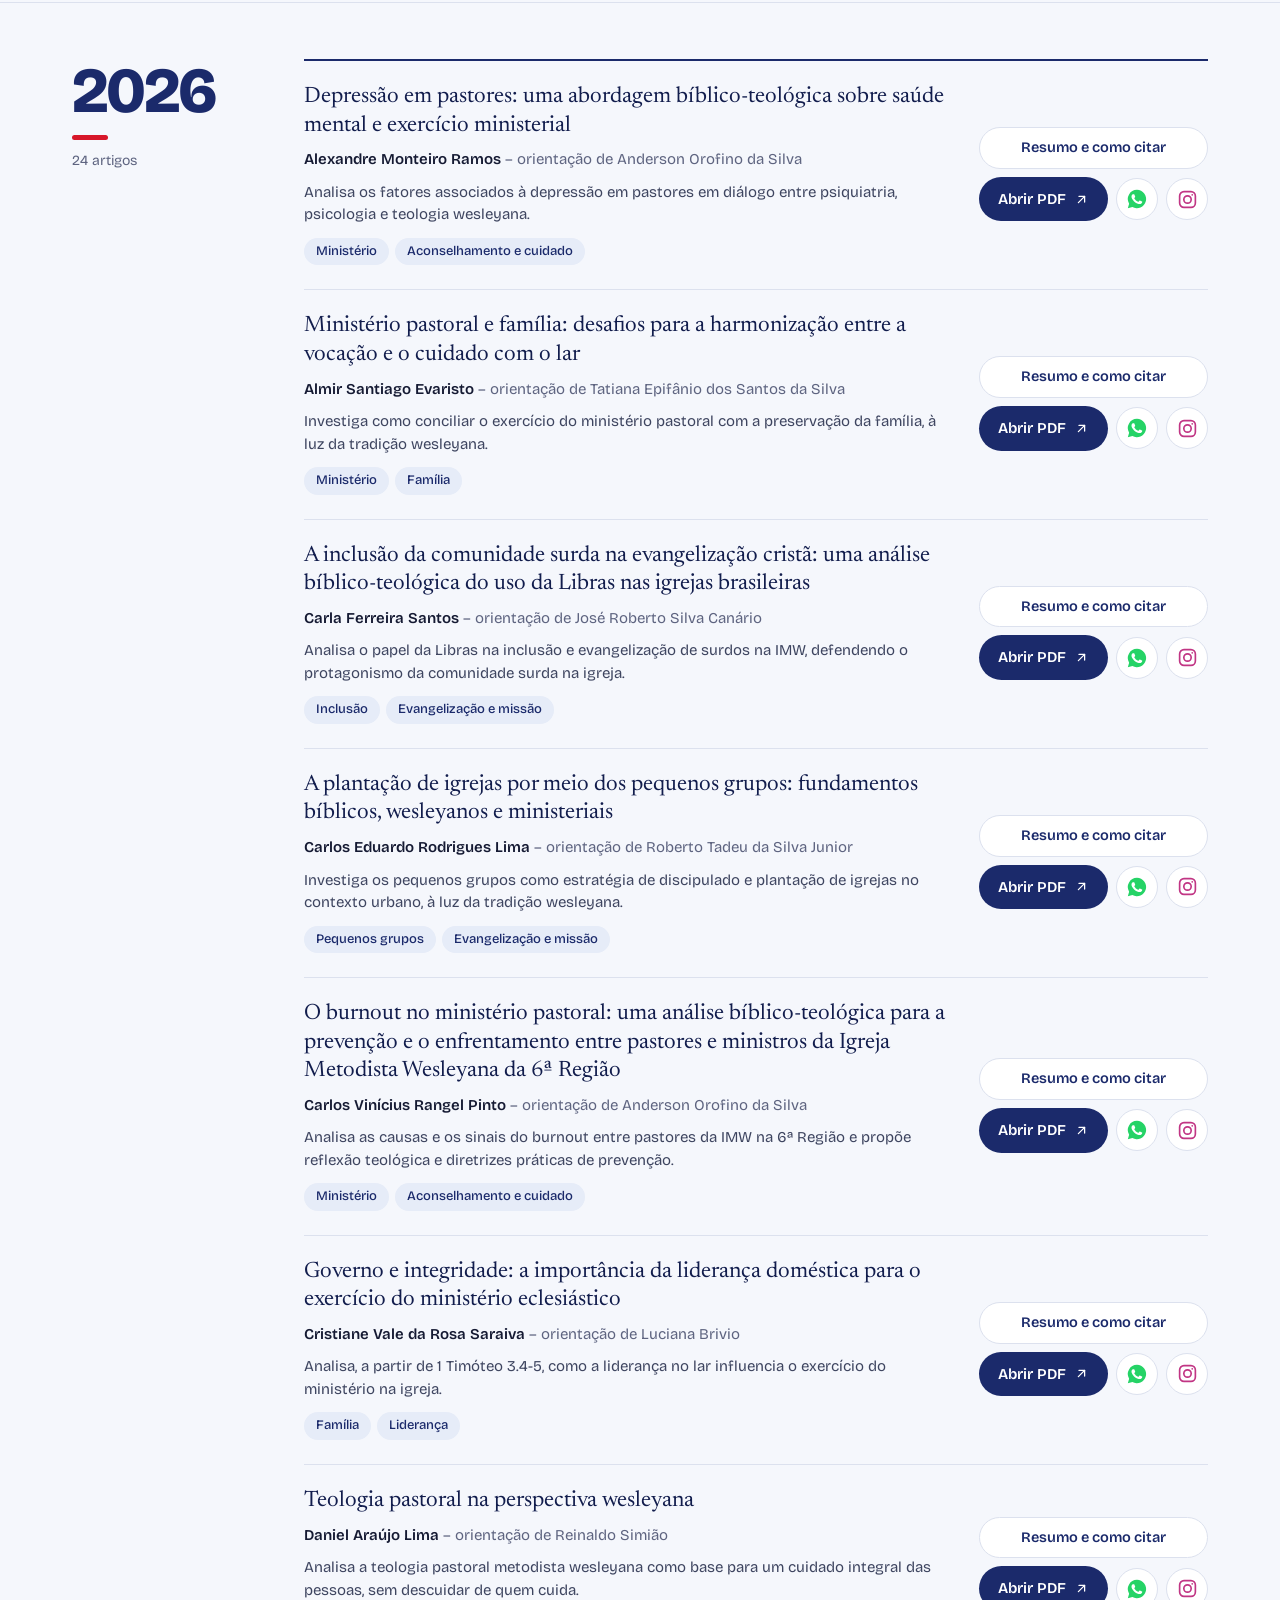
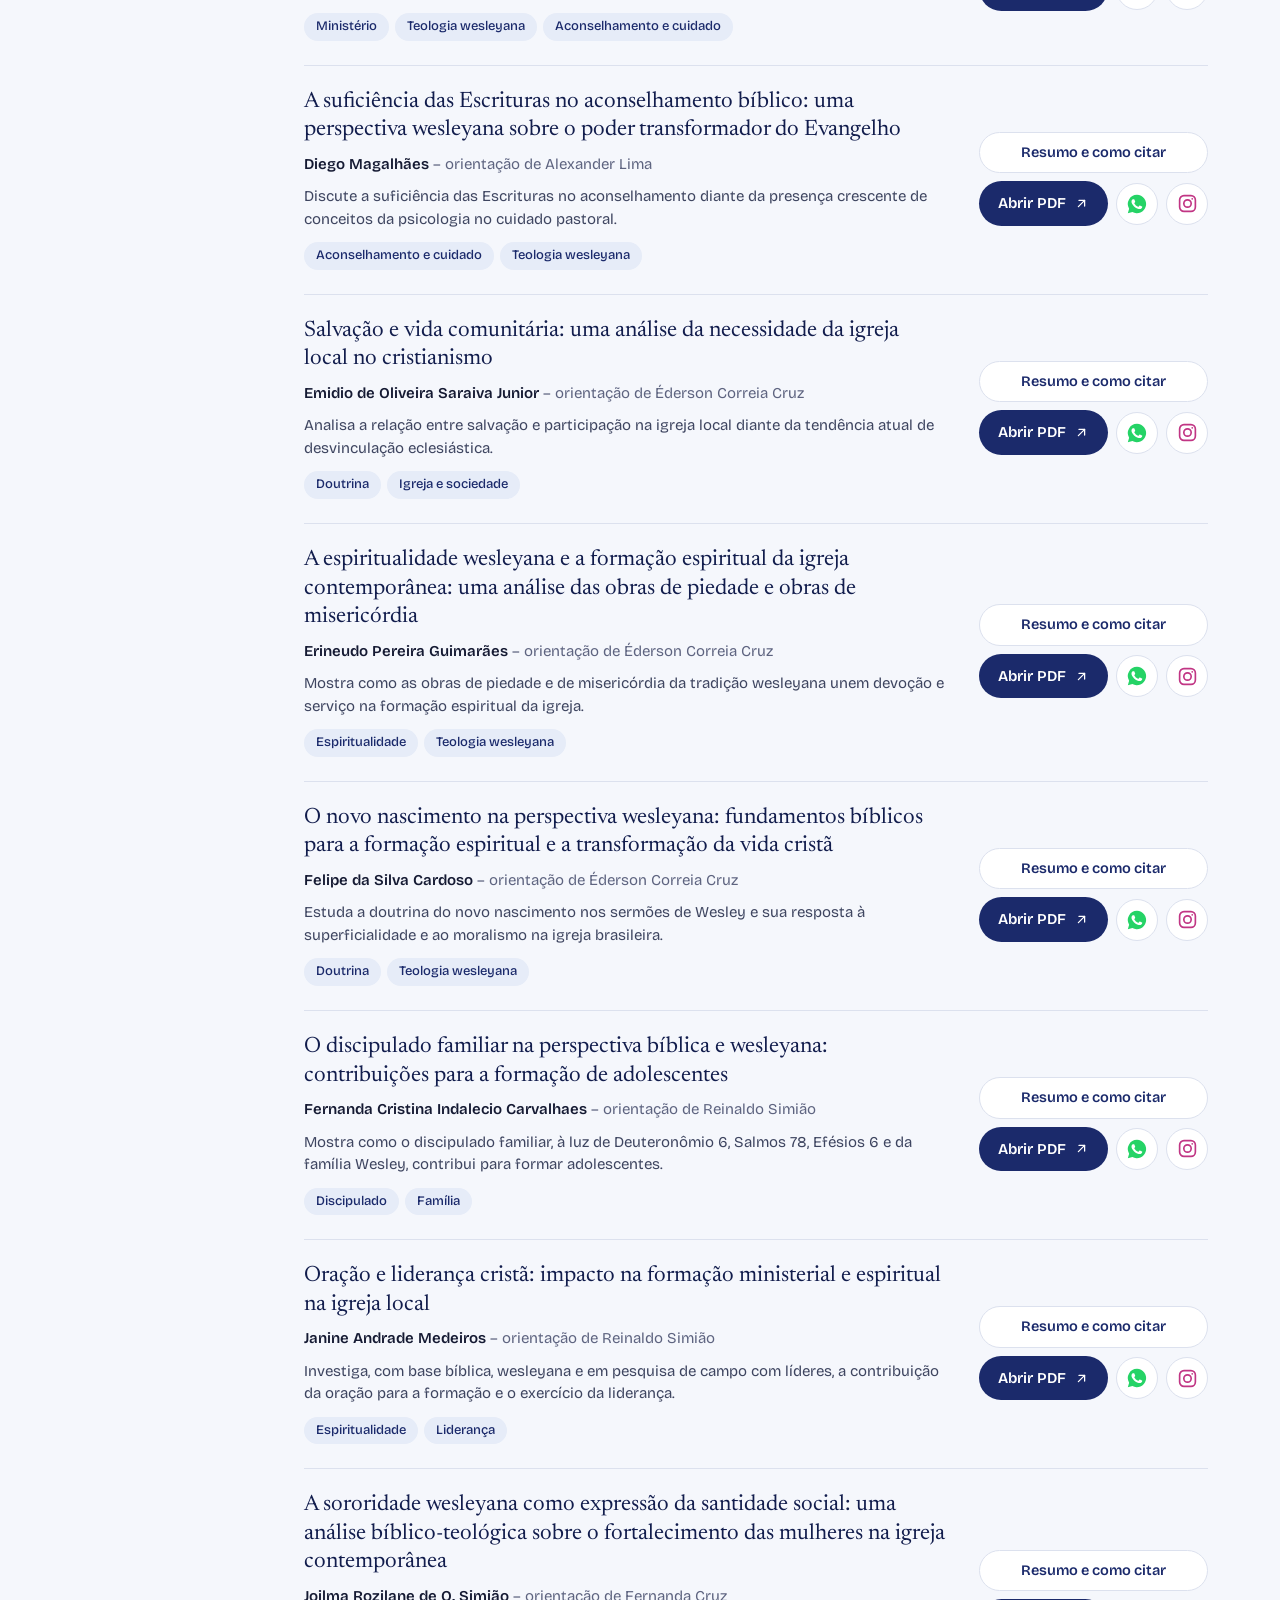
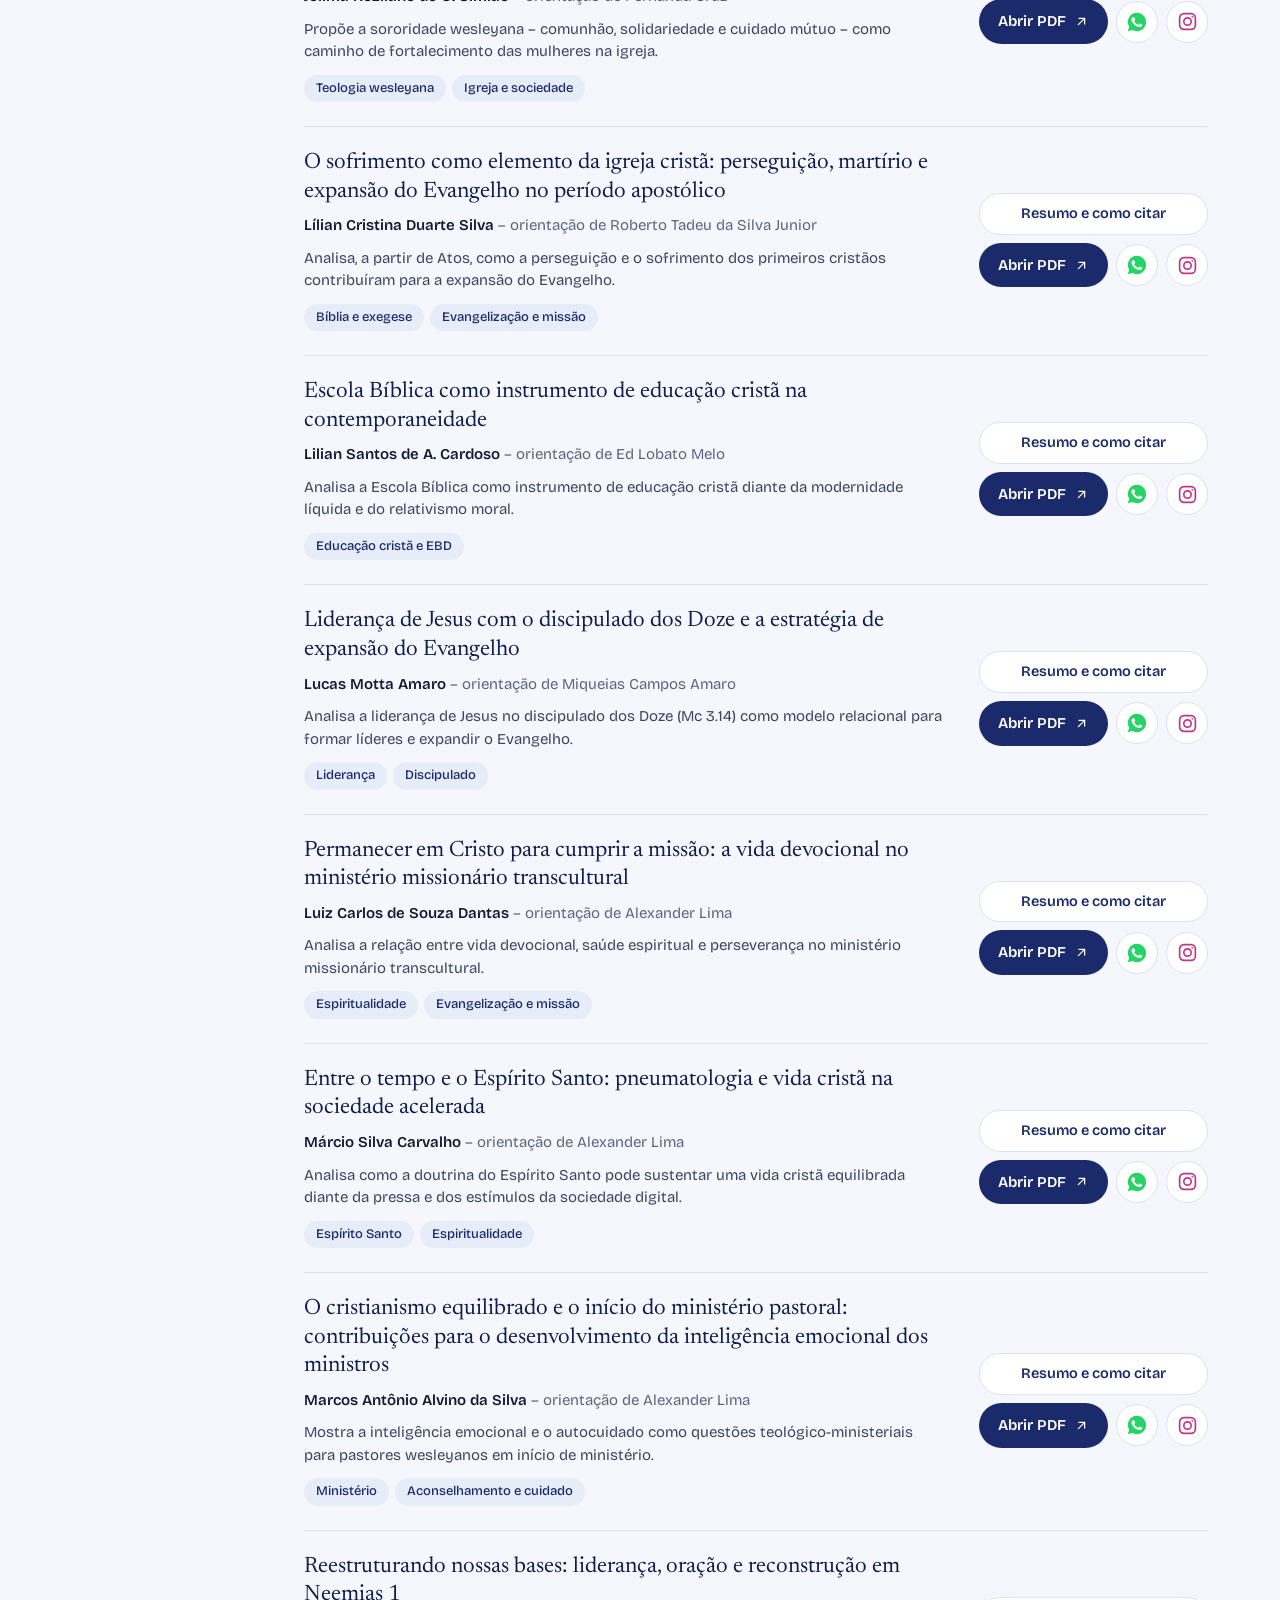
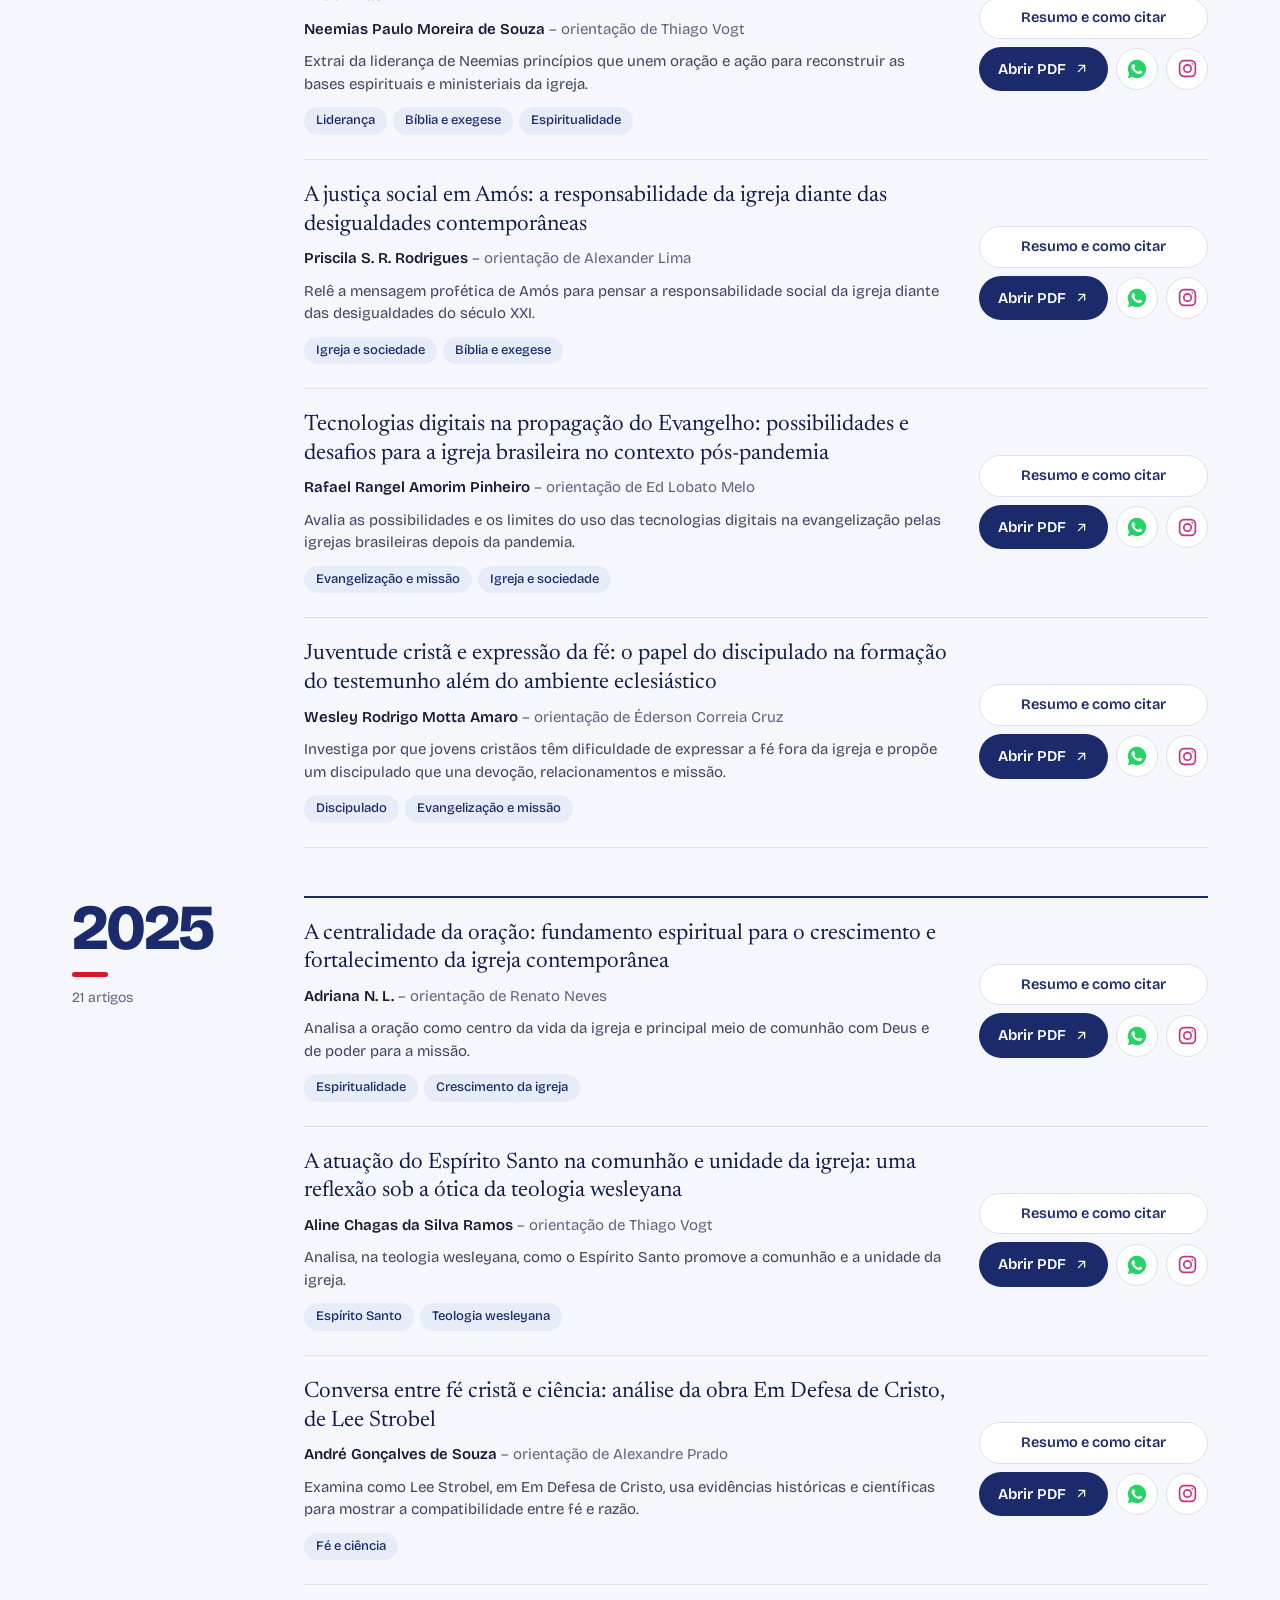
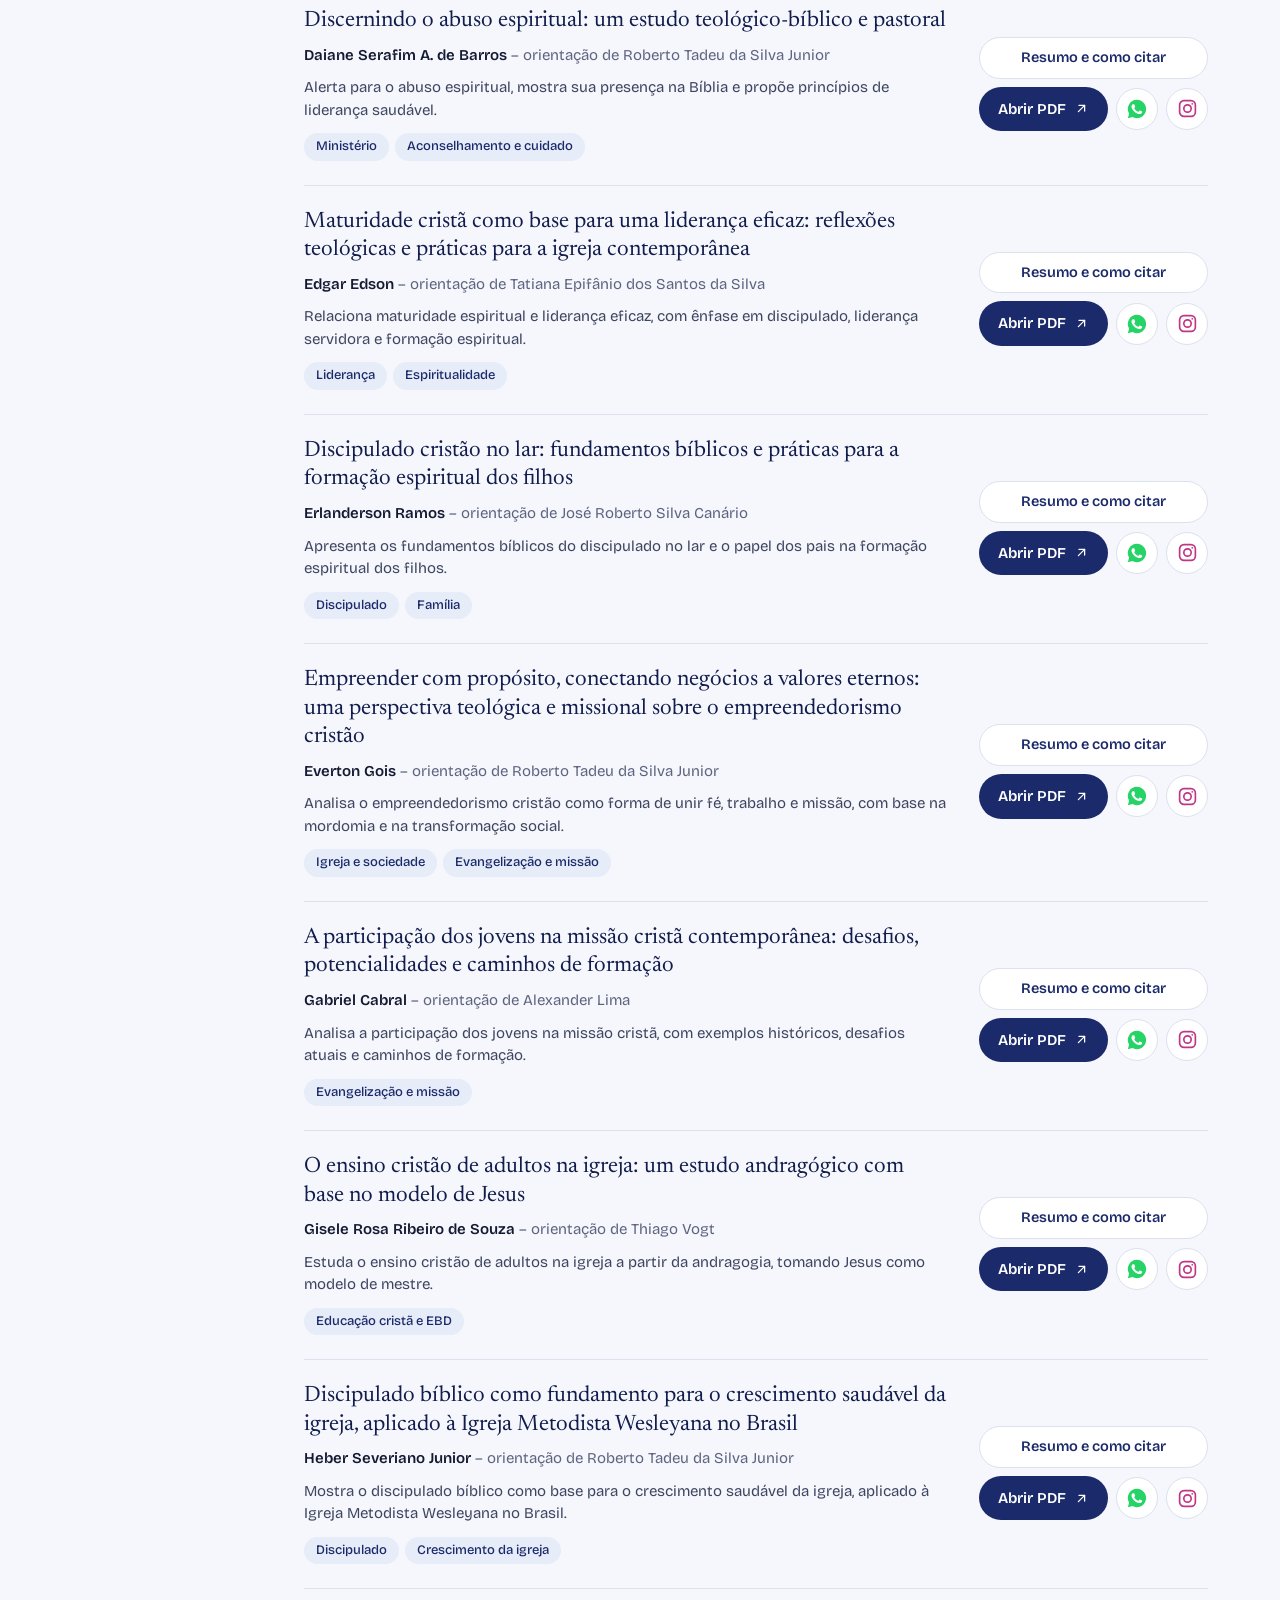
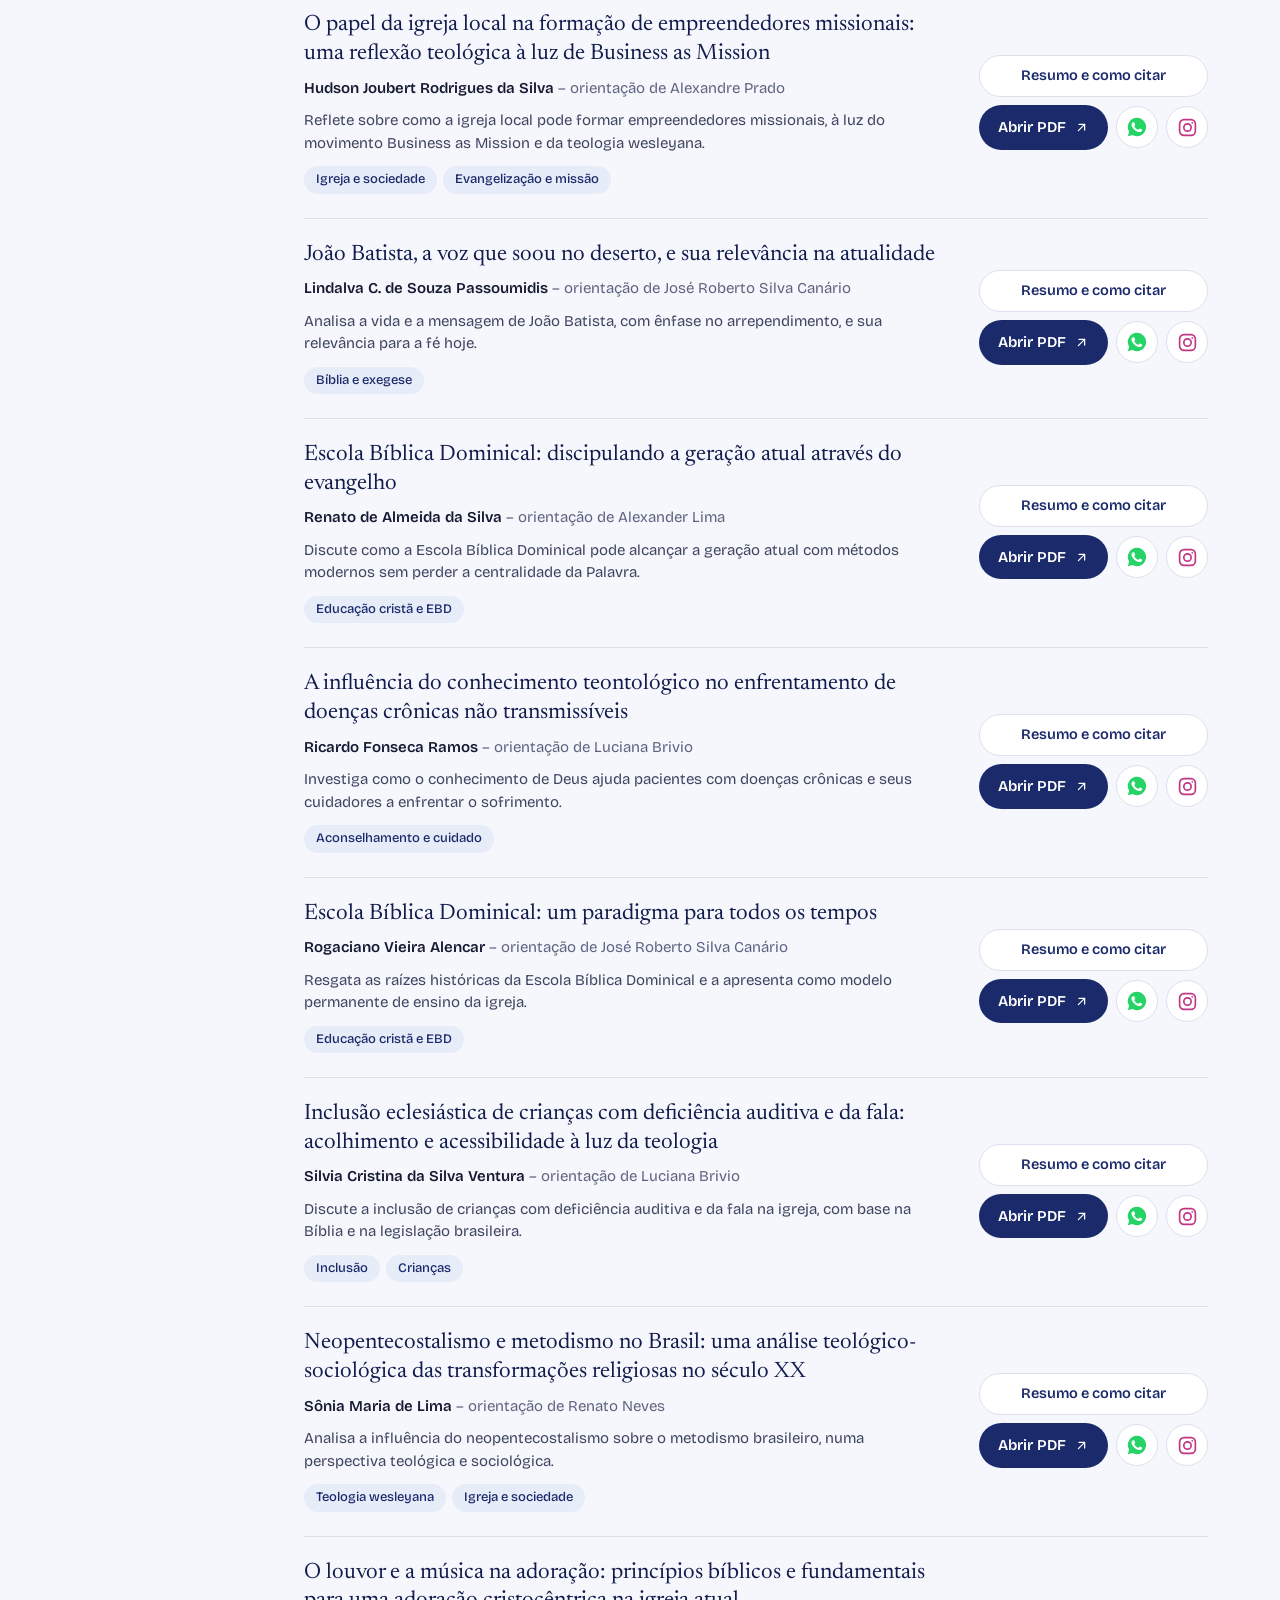
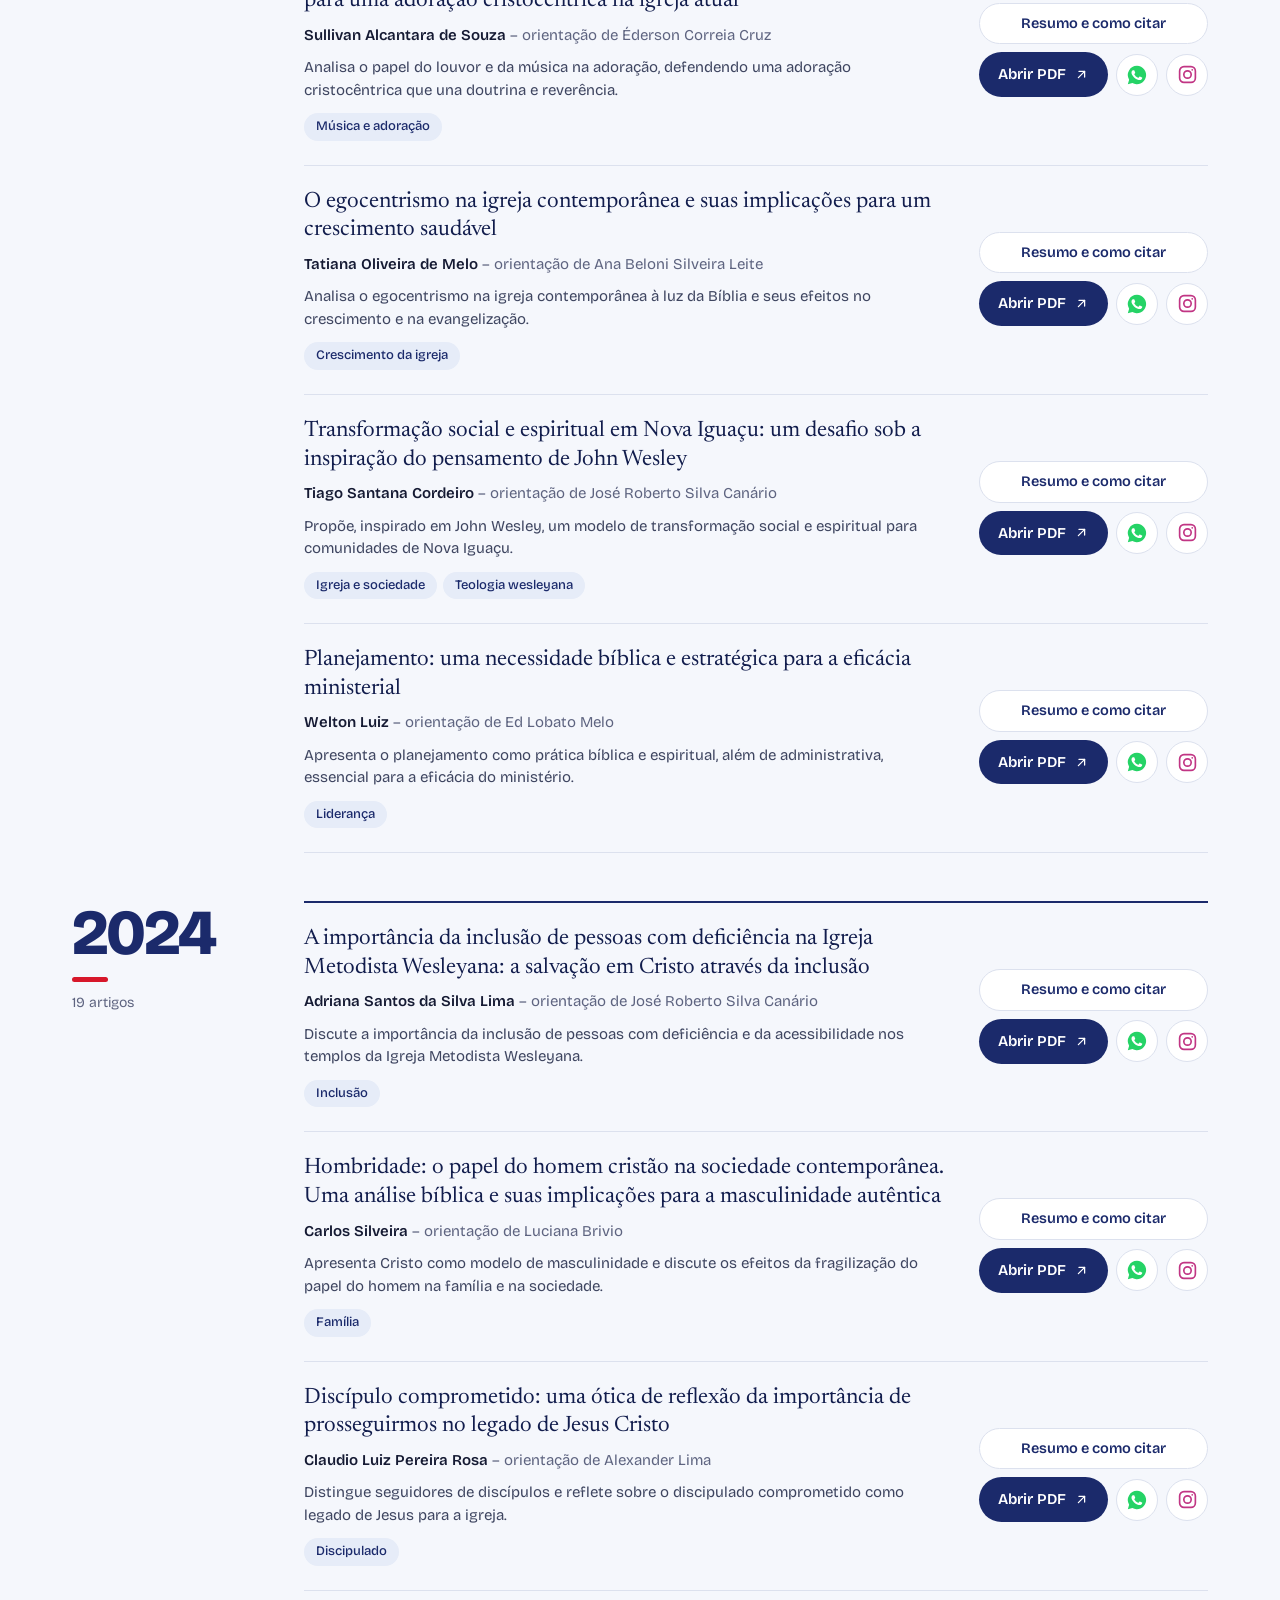
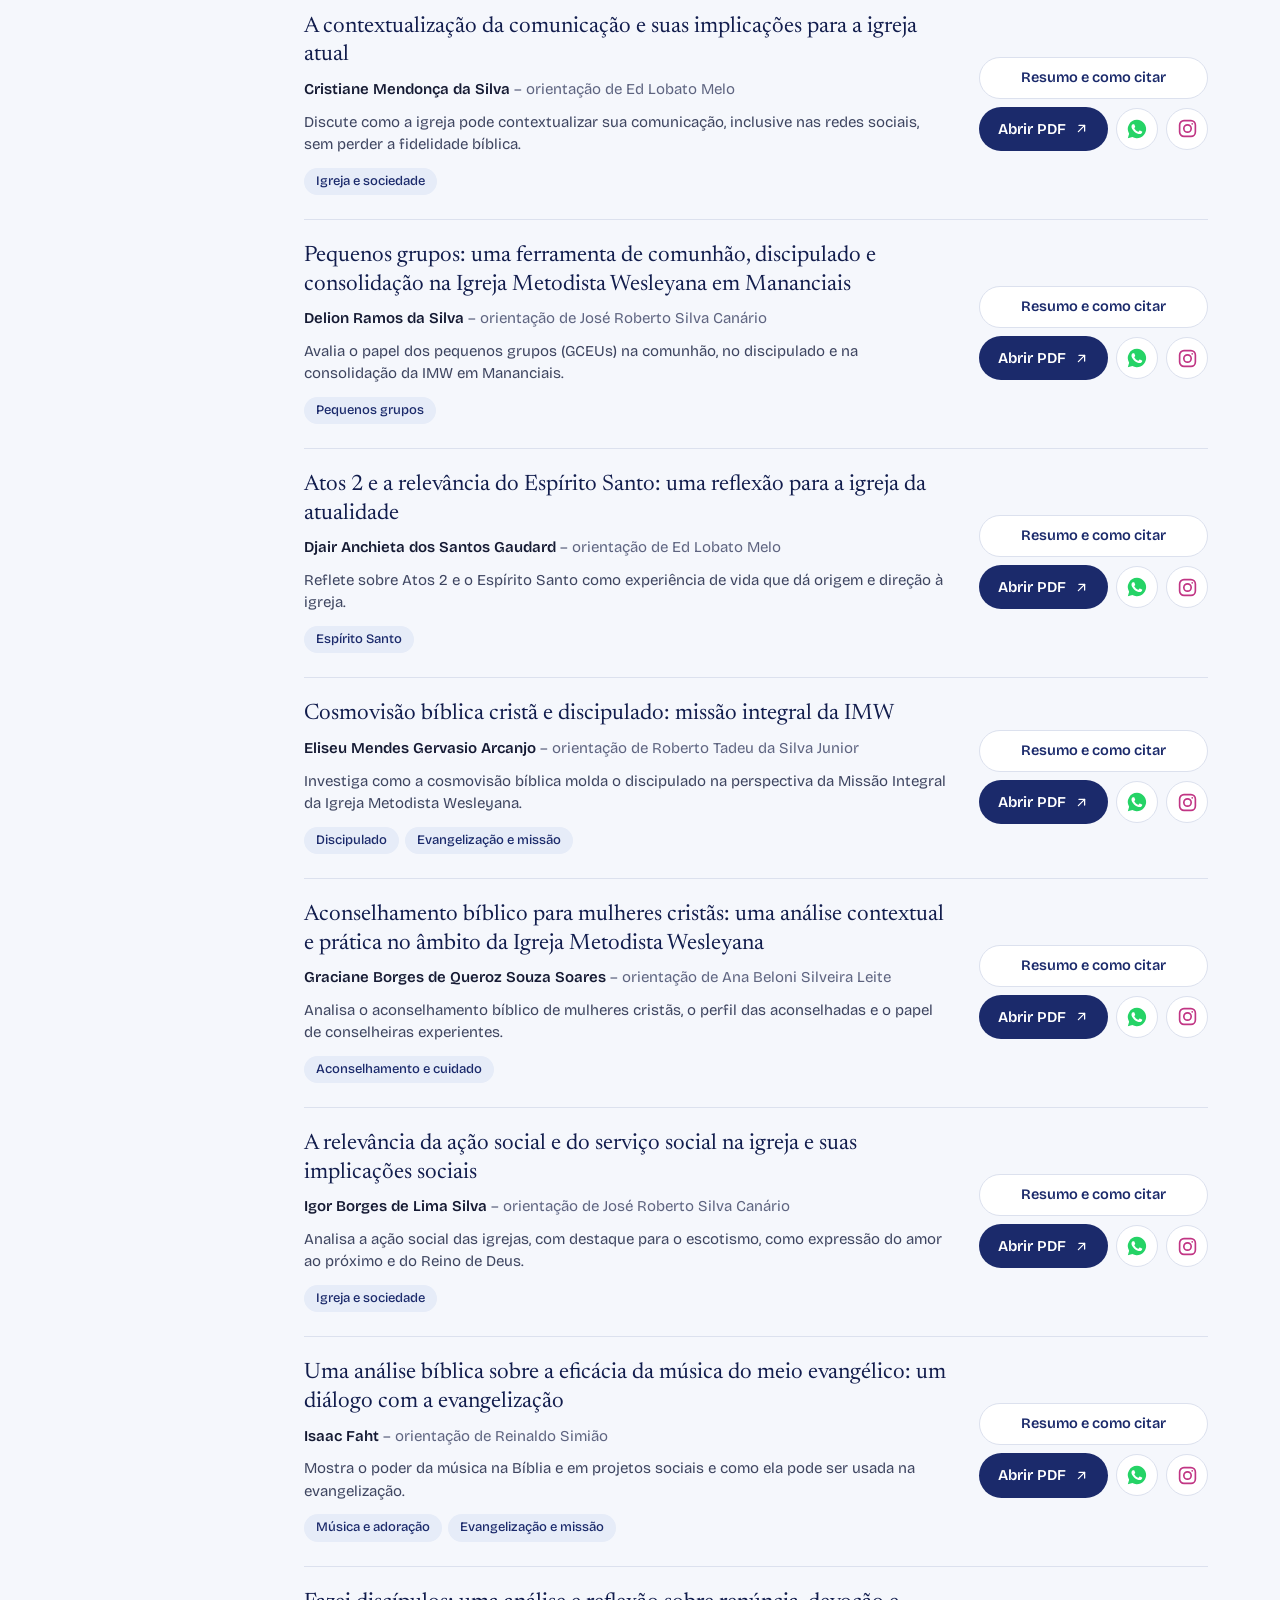
<file: acervo.html>
<!DOCTYPE html>
<html lang="pt-BR">
<head>
<meta charset="utf-8">
<meta name="viewport" content="width=device-width, initial-scale=1">
<title>Acervo de Artigos Científicos 2019–2026 – IWE Polo Cascadura</title>
<meta name="description" content="Trabalhos de Conclusão do Curso Livre em Teologia do Instituto Wesleyano de Educação – Polo Cascadura, de 2019 a 2026.">
<meta property="og:type" content="website">
<meta property="og:site_name" content="IWE – Polo Cascadura">
<meta property="og:title" content="Acervo de artigos científicos 2019–2026 – IWE Polo Cascadura">
<meta property="og:description" content="Trabalhos de Conclusão do Curso Livre em Teologia com resumo, busca por tema e referência ABNT de cada artigo.">
<meta property="og:url" content="https://alexandrebeloniimw-cmyk.github.io/revistateologicoministerialiwecascadura2026/acervo.html">
<meta property="og:image" content="https://alexandrebeloniimw-cmyk.github.io/revistateologicoministerialiwecascadura2026/img/acervo-og.jpg">
<meta property="og:image:width" content="1200">
<meta property="og:image:height" content="630">
<meta property="og:locale" content="pt_BR">
<meta name="twitter:card" content="summary_large_image">
<link rel="preconnect" href="https://fonts.googleapis.com">
<link rel="preconnect" href="https://fonts.gstatic.com" crossorigin>
<link href="https://fonts.googleapis.com/css2?family=Bricolage+Grotesque:opsz,wght@12..96,400;12..96,500;12..96,600;12..96,800&family=Newsreader:opsz,wght@6..72,400;6..72,500&display=swap" rel="stylesheet">
<style>
  :root{
    --bg:#F5F7FC; --paper:#FFFFFF; --ink:#151A33; --muted:#5E6480; --line:#DCE1EE;
    --wine:#1B2A6B; --wine-deep:#121D4D; --blue:#315FBB; --rose:#E6ECF8; --red:#D7172A; --red-soft:#FCE9EB;
    --sans:"Bricolage Grotesque",system-ui,sans-serif; --serif:"Newsreader",Georgia,serif;
  }
  *{box-sizing:border-box}
  html{scroll-behavior:smooth}
  body{margin:0;background:var(--bg);color:var(--ink);font-family:var(--sans);font-size:16px;line-height:1.5;-webkit-font-smoothing:antialiased}
  a{color:inherit}
  :focus-visible{outline:2px solid var(--blue);outline-offset:3px;border-radius:4px}
  .wrap{max-width:1200px;margin:0 auto;padding:0 32px}

  /* Hero */
  .hero{padding:56px 0 0;background:var(--paper);border-top:6px solid var(--red);border-bottom:1px solid var(--line);position:relative}
  .hero::before{content:"";position:absolute;top:-6px;right:0;width:38%;height:6px;background:var(--wine)}
  .hero-grid{display:grid;grid-template-columns:minmax(0,1fr) minmax(0,1.15fr);gap:48px;align-items:end}
  .topbar{display:flex;justify-content:space-between;align-items:center;gap:20px;margin-bottom:36px}
  .brand{display:flex;align-items:center;gap:16px;font-size:15px;color:var(--muted);line-height:1.35}
  .brand img{height:96px;width:auto;display:block}
  .brand b{color:var(--ink);font-weight:600}
  .ig{display:inline-flex;align-items:center;gap:8px;text-decoration:none;font-weight:600;font-size:15px;color:var(--ink);border:1px solid var(--line);border-radius:999px;padding:8px 16px 8px 12px;transition:border-color .15s,color .15s}
  .ig svg{width:18px;height:18px}
  .ig{color:#18181B;border-color:#DEDDD8}
  .ig:hover{border-color:#18181B}
  .top-actions{display:flex;gap:10px;flex-wrap:wrap;justify-content:flex-end}
  .wa svg{width:20px;height:20px}
  .wa:hover{border-color:#25D366}
  .dr-foot .wabtn{display:inline-flex;align-items:center;justify-content:center;gap:8px;flex:1;font-weight:600;font-size:15px;text-decoration:none;color:#fff;background:#1FAF56;border-radius:999px;padding:11px 19px}
  .dr-foot .wabtn:hover{background:#178F45}
  .ig-ico{display:inline-grid;place-items:center;width:42px;height:42px;border-radius:50%;border:1.5px solid var(--line);background:#fff;flex:none;cursor:pointer;padding:0;color:#C13584}
  .ig-ico:hover{border-color:#C13584}
  .igp{font:inherit;font-weight:600;font-size:15px;background:#fff;cursor:pointer;color:#C13584}
  .igp:hover{border-color:#C13584}
  .ig-ico svg{width:21px;height:21px}
  .ig-ico.sm{width:32px;height:32px;margin-left:8px;vertical-align:middle}
  .ig-ico.sm svg{width:17px;height:17px}
  .dr-foot .igbtn{display:inline-flex;align-items:center;justify-content:center;gap:8px;font:inherit;font-weight:600;font-size:15px;color:#fff;border:0;border-radius:999px;padding:11px 18px;cursor:pointer;background:linear-gradient(45deg,#F58529,#DD2A7B 55%,#8134AF)}
  .dr-foot .igbtn svg{width:19px;height:19px}
  .igm{position:fixed;inset:0;z-index:80;display:none;place-items:center;background:rgba(14,22,64,.72);padding:20px}
  .igm.on{display:grid}
  .igm-box{background:#fff;border-radius:22px;max-width:420px;width:100%;padding:18px 18px 20px;text-align:center;box-shadow:0 30px 80px rgba(0,0,0,.35);border-top:6px solid var(--red)}
  .igm-box img{display:block;width:auto;max-width:100%;max-height:58vh;margin:0 auto 14px;border-radius:14px;box-shadow:0 8px 24px rgba(27,42,107,.25);background:var(--rose);aspect-ratio:9/16}
  .igm-box h3{margin:0 0 4px;font-size:18px;color:var(--wine)}
  .igm-box p{margin:0 0 14px;font-size:14px;color:var(--muted)}
  .igm-go{display:flex;align-items:center;justify-content:center;gap:8px;width:100%;font:inherit;font-weight:600;font-size:16px;color:#fff;border:0;border-radius:999px;padding:13px 18px;cursor:pointer;background:linear-gradient(45deg,#F58529,#DD2A7B 55%,#8134AF);text-decoration:none}
  .igm-go[disabled]{opacity:.5;cursor:wait}
  .igm-go svg{width:20px;height:20px}
  .igm-x{margin-top:10px;font:inherit;font-size:14px;color:var(--muted);background:none;border:0;cursor:pointer;text-decoration:underline;text-underline-offset:3px}
  .dr-foot .wabtn svg{width:20px;height:20px}
  .dr-foot .wabtn svg path:first-child{fill:#fff}
  .dr-foot .wabtn svg path:last-child{fill:#1FAF56}
  h1{font-weight:800;font-size:clamp(44px,6.4vw,84px);line-height:.94;letter-spacing:-.035em;margin:0 0 22px;color:var(--wine);font-variation-settings:"opsz" 96}
  .lede{font-size:18px;color:var(--muted);max-width:44ch;margin:0 0 40px}
  .facts{display:flex;gap:28px;font-size:15px;color:var(--muted);padding-bottom:44px}
  .facts strong{display:block;font-size:26px;color:var(--red);font-weight:600;letter-spacing:-.02em}

  /* Shelf */
  .shelf-wrap{position:relative}
  .shelf{display:flex;align-items:flex-end;gap:10px;height:300px;padding:0 4px}
  .spine{flex:1 1 0;min-width:46px;position:relative;border:0;cursor:pointer;font-family:var(--sans);
    background:var(--wine);color:#fff;border-radius:5px 5px 0 0;padding:14px 0 12px;
    display:flex;flex-direction:column;align-items:center;justify-content:space-between;
    transform-origin:bottom;transition:background .2s,color .2s}
  .spine::before{content:"";position:absolute;left:0;right:0;top:22%;height:2px;background:currentColor;opacity:.35}
  .spine::after{content:"";position:absolute;left:0;right:0;top:calc(22% + 6px);height:2px;background:currentColor;opacity:.35}
  .spine .yr{writing-mode:vertical-rl;transform:rotate(180deg);font-weight:800;font-size:clamp(22px,2.4vw,30px);letter-spacing:-.02em;margin-top:auto;margin-bottom:10px}
  .spine .n{font-size:13px;font-weight:600;opacity:.9}
  .spine:nth-child(3n+2){background:var(--blue)}.spine:nth-child(3n){background:var(--red)}
  .spine{transition:opacity .2s,filter .2s}
  .spine:hover{filter:brightness(1.12)}
  .shelf.picked .spine{opacity:.28}
  .shelf.picked .spine[aria-pressed=true]{opacity:1;box-shadow:0 -6px 0 var(--ink) inset}
  .shelf-base{height:10px;background:var(--wine-deep);border-radius:2px}
  .shelf-cap{display:flex;justify-content:space-between;align-items:center;font-size:14px;color:var(--muted);padding:12px 0 18px}
  .all{font:inherit;font-size:14px;font-weight:600;color:var(--red);background:none;border:0;padding:4px 0;cursor:pointer;text-decoration:underline;text-underline-offset:3px}
  .all[aria-pressed=true]{visibility:hidden}
  @media (prefers-reduced-motion:no-preference){
    .spine{animation:rise .7s cubic-bezier(.2,.8,.2,1) both}
    @keyframes rise{from{transform:scaleY(0)}to{transform:scaleY(1)}}
  }

  /* Toolbar */
  .tools{position:sticky;top:0;z-index:5;background:rgba(245,247,252,.92);backdrop-filter:blur(8px);border-bottom:1px solid var(--line)}
  .tools .wrap{display:flex;gap:10px;align-items:center;padding-top:14px;padding-bottom:14px;flex-wrap:wrap}
  .field{position:relative;flex:1 1 300px}
  .field svg{position:absolute;left:14px;top:50%;width:17px;height:17px;transform:translateY(-50%);color:var(--muted)}
  input[type=search]:focus,select:focus{border-color:var(--blue)}
  input[type=search],select{font:inherit;font-size:15px;height:44px;border:1px solid var(--line);border-radius:999px;background:var(--paper);color:var(--ink);padding:0 16px}
  input[type=search]{width:100%;padding-left:40px}
  select{flex:0 1 220px;min-width:0;appearance:none;padding-right:36px;background-image:url("data:image/svg+xml,%3Csvg xmlns='http://www.w3.org/2000/svg' width='12' height='8' fill='none' stroke='%2366666E' stroke-width='1.6'%3E%3Cpath d='M1 1.5l5 5 5-5'/%3E%3C/svg%3E");background-repeat:no-repeat;background-position:right 14px center}
  .count{font-size:14px;color:var(--muted);white-space:nowrap}
  .visually-hidden{position:absolute;width:1px;height:1px;overflow:hidden;clip:rect(0 0 0 0)}
  .active-filters:empty{display:none}

  /* Index */
  main{padding:8px 0 96px}
  .year{display:grid;grid-template-columns:200px minmax(0,1fr);gap:32px;padding-top:48px}
  .year-head{position:sticky;top:96px;align-self:start}
  .year-head h2{font-size:64px;line-height:1;font-weight:800;letter-spacing:-.04em;margin:0;color:var(--wine)}
  .year-head h2::after{content:"";display:block;width:36px;height:5px;background:var(--red);border-radius:3px;margin-top:12px}
  .year-head p{margin:10px 0 0;font-size:14px;color:var(--muted);max-width:22ch}
  .entries{list-style:none;margin:0;padding:0;border-top:2px solid var(--wine)}
  .entry{display:grid;grid-template-columns:minmax(0,1fr) auto;gap:8px 32px;padding:22px 0 24px;border-bottom:1px solid var(--line)}
  .entry h3{grid-column:1;color:var(--wine-deep);font-family:var(--serif);font-weight:400;font-size:22px;line-height:1.3;margin:0;max-width:60ch;font-variation-settings:"opsz" 36}
  .entry h3.pending{color:var(--muted);font-style:italic}
  .who{grid-column:1;margin:0;font-size:15px;color:var(--muted)}
  .who b{color:var(--ink);font-weight:600}
  .chips{grid-column:1;display:flex;flex-wrap:wrap;gap:6px;margin-top:4px}
  .chip{font:inherit;font-size:13px;font-weight:500;background:transparent;color:var(--ink);border:1px solid var(--line);border-radius:999px;padding:3px 11px;cursor:pointer}
  .chip{background:var(--rose);border-color:transparent;color:var(--wine)}
  .chip:hover{background:var(--wine);color:#fff}
  .chip.polo{background:var(--red-soft);color:var(--red);cursor:default}
  .chip.polo:hover{background:var(--red-soft);color:var(--red)}
  .open{grid-column:2;grid-row:1 / span 3;align-self:center;display:inline-flex;align-items:center;gap:8px;white-space:nowrap;
    text-decoration:none;font-weight:600;font-size:15px;color:#fff;background:var(--wine);border:0;border-radius:999px;padding:11px 19px;transition:background .15s}
  .open:hover{background:var(--red)}
  .open svg{width:15px;height:15px}
  .empty{display:none;padding:80px 0;text-align:center;color:var(--muted);font-size:17px}
  .empty button{font:inherit;color:var(--red);background:none;border:0;text-decoration:underline;text-underline-offset:3px;cursor:pointer}


  /* Section shared */
  .band{padding:72px 0 8px}
  .sec-title{font-size:clamp(28px,3.4vw,40px);font-weight:800;letter-spacing:-.03em;line-height:1.05;margin:0 0 10px;color:var(--wine)}
  .sec-lede{margin:0 0 28px;color:var(--muted);font-size:17px;max-width:62ch}

  /* Finder */
  .finder{background:var(--paper);border:1px solid var(--line);border-radius:28px;padding:40px;display:grid;grid-template-columns:minmax(0,.9fr) minmax(0,1.1fr);gap:40px;position:relative;overflow:hidden}
  .finder::after{content:"";position:absolute;right:-60px;top:-60px;width:180px;height:180px;border-radius:50%;background:var(--red);opacity:.08}
  .ask{display:flex;flex-direction:column;gap:12px;position:relative;z-index:1}
  .ask textarea{font:inherit;font-size:17px;line-height:1.45;min-height:132px;resize:vertical;border:1.5px solid var(--line);border-radius:18px;padding:16px 18px;background:var(--bg);color:var(--ink)}
  .ask textarea:focus{border-color:var(--blue);background:#fff;outline:none;box-shadow:0 0 0 4px var(--rose)}
  .ask-row{display:flex;gap:10px;align-items:center;flex-wrap:wrap}
  .go{font:inherit;font-weight:600;font-size:15px;border:0;border-radius:999px;background:var(--red);color:#fff;padding:12px 22px;cursor:pointer}
  .go:hover{background:#B5101F}
  .tries{font-size:14px;color:var(--muted)}
  .try{font:inherit;font-size:14px;background:none;border:0;padding:0;color:var(--blue);cursor:pointer;text-decoration:underline;text-underline-offset:3px}
  .matches{list-style:none;margin:0;padding:0;display:flex;flex-direction:column;gap:10px;position:relative;z-index:1}
  .match{display:grid;grid-template-columns:52px minmax(0,1fr);gap:14px;align-items:start;padding:14px 16px;border-radius:16px;background:var(--bg);border:1px solid transparent}
  .match:hover{border-color:var(--line);background:#fff}
  .ring{width:52px;height:52px;border-radius:50%;display:grid;place-items:center;font-size:12px;font-weight:700;color:var(--wine);letter-spacing:-.02em;
    background:conic-gradient(var(--blue) calc(var(--p)*1%),var(--rose) 0)}
  .ring span{width:40px;height:40px;border-radius:50%;background:inherit;display:grid;place-items:center;background:#fff}
  .match h4{margin:0 0 4px;font-family:var(--serif);font-weight:400;font-size:18px;line-height:1.3;color:var(--wine-deep)}
  .match h4 a{text-decoration:none}
  .match h4 a:hover{text-decoration:underline;text-underline-offset:3px}
  .match p{margin:0;font-size:14px;color:var(--muted)}
  .common{margin-top:6px!important}
  .common mark{background:var(--red-soft);color:var(--red);border-radius:6px;padding:1px 7px;font-weight:600;font-size:13px;margin-right:4px}
  .placeholder{color:var(--muted);font-size:15px;border:1.5px dashed var(--line);border-radius:18px;padding:28px;text-align:center;position:relative;z-index:1}

  /* Map */
  .map{background:var(--paper);border:1px solid var(--line);border-radius:28px;padding:32px 32px 24px;overflow-x:auto}
  .mx{display:grid;grid-template-columns:minmax(170px,1.4fr) repeat(var(--cols),minmax(44px,1fr)) 64px;align-items:center;min-width:680px}
  .mx .hd{font-size:13px;font-weight:600;color:var(--muted);text-align:center;padding:0 0 12px}
  .mx .hd:first-child{text-align:left}
  .mx .row{display:contents}
  .tname{font:inherit;text-align:left;background:none;border:0;padding:9px 10px 9px 0;font-size:15px;font-weight:500;color:var(--ink);cursor:pointer;border-top:1px solid var(--line)}
  .tname:hover,.row.on .tname{color:var(--red)}
  .cell{display:grid;place-items:center;height:44px;border-top:1px solid var(--line);position:relative}
  .dot{border:0;padding:0;border-radius:50%;background:var(--wine);cursor:pointer;transition:transform .15s,background .15s}
  .dot:hover,.dot:focus-visible{transform:scale(1.18);background:var(--red)}
  .zero{width:4px;height:4px;border-radius:50%;background:var(--line)}
  .tot{border-top:1px solid var(--line);height:44px;display:flex;align-items:center;justify-content:flex-end;gap:8px;font-size:14px;font-weight:600;color:var(--ink)}
  .tot i{display:block;height:6px;border-radius:3px;background:var(--blue);opacity:.55}
  .map-foot{display:flex;justify-content:space-between;gap:16px;flex-wrap:wrap;align-items:center;margin-top:16px;font-size:13.5px;color:var(--muted)}
  .legend{display:flex;align-items:center;gap:14px}
  .legend span{display:inline-flex;align-items:center;gap:6px}
  .legend b{display:inline-block;border-radius:50%;background:var(--wine)}
  .tip{position:fixed;z-index:20;pointer-events:none;background:var(--wine-deep);color:#fff;font-size:13.5px;line-height:1.35;padding:8px 11px;border-radius:10px;max-width:260px;opacity:0;transform:translateY(4px);transition:opacity .12s,transform .12s}
  .tip.show{opacity:1;transform:none}
  .tip b{display:block;font-weight:600}

  /* View toggle */
  .seg{display:inline-flex;background:var(--paper);border:1px solid var(--line);border-radius:999px;padding:3px}
  .seg button{font:inherit;font-size:14px;font-weight:600;border:0;background:none;color:var(--muted);padding:8px 14px;border-radius:999px;cursor:pointer;display:inline-flex;align-items:center;gap:6px}
  .seg button svg{width:15px;height:15px}
  .seg button[aria-pressed=true]{background:var(--wine);color:#fff}
  .active-filters{display:flex;gap:8px;flex-wrap:wrap;width:100%}
  .af{font:inherit;font-size:13px;font-weight:600;border:0;border-radius:999px;background:var(--wine);color:#fff;padding:5px 8px 5px 12px;cursor:pointer;display:inline-flex;align-items:center;gap:6px}
  .af::after{content:"×";font-size:16px;line-height:1;opacity:.75}

  /* Table */
  .tbl-wrap{margin-top:32px;background:var(--paper);border:1px solid var(--line);border-radius:22px;overflow:auto;max-height:78vh}
  table{border-collapse:separate;border-spacing:0;width:100%;min-width:900px;font-size:14.5px}
  thead th{position:sticky;top:0;background:var(--wine);color:#fff;text-align:left;font-weight:600;padding:0;z-index:1;white-space:nowrap}
  thead th button{font:inherit;color:inherit;background:none;border:0;padding:14px 16px;width:100%;text-align:left;cursor:pointer;display:flex;align-items:center;gap:6px}
  thead th button::after{content:"↕";opacity:.4;font-size:12px}
  thead th[aria-sort=ascending] button::after{content:"↑";opacity:1}
  thead th[aria-sort=descending] button::after{content:"↓";opacity:1}
  thead th.static{padding:14px 16px}
  tbody td{padding:13px 16px;border-bottom:1px solid var(--line);vertical-align:top}
  tbody tr:hover td{background:var(--bg)}
  td.y{font-weight:700;color:var(--red);white-space:nowrap}
  td.t{font-family:var(--serif);font-size:16px;color:var(--wine-deep);min-width:320px;line-height:1.35}
  td.a{white-space:nowrap;font-weight:600}
  td.o{color:var(--muted);white-space:nowrap}
  td .chip{font-size:12px;padding:2px 9px;margin:0 4px 4px 0;white-space:nowrap}
  td.p a{display:inline-flex;align-items:center;gap:6px;font-weight:600;color:var(--blue);text-decoration:none;white-space:nowrap}
  td.p a:hover{color:var(--red)}
  td.p svg{width:14px;height:14px}

  @media (max-width:900px){
    .finder{grid-template-columns:1fr;padding:26px;gap:24px;border-radius:22px}
    .map{padding:22px 18px;border-radius:22px}
  }


  /* Entry summary + ficha button */
  .sum{grid-column:1;margin:2px 0 0;font-size:15px;color:#3E4560;max-width:72ch;display:-webkit-box;-webkit-line-clamp:2;-webkit-box-orient:vertical;overflow:hidden}
  .acts{grid-column:2;grid-row:1 / span 4;align-self:center;display:flex;flex-direction:column;gap:8px;align-items:stretch}
  .fbtn{font:inherit;font-weight:600;font-size:14.5px;border:1.5px solid var(--line);background:var(--paper);color:var(--wine);border-radius:999px;padding:9px 16px;cursor:pointer;white-space:nowrap}
  .fbtn:hover{border-color:var(--wine)}
  .acts .open{grid-column:auto;grid-row:auto;justify-content:center;align-self:stretch}
  td.t button{font:inherit;color:inherit;background:none;border:0;padding:0;text-align:left;cursor:pointer;line-height:inherit}
  td.t button:hover{color:var(--red);text-decoration:underline;text-underline-offset:3px}
  .mlink{font:inherit;font-size:13.5px;font-weight:600;background:none;border:0;padding:0;margin-top:6px;color:var(--blue);cursor:pointer;text-decoration:underline;text-underline-offset:3px}

  /* Drawer */
  .scrim{position:fixed;inset:0;background:rgba(18,29,77,.42);z-index:30;opacity:0;pointer-events:none;transition:opacity .2s}
  .scrim.on{opacity:1;pointer-events:auto}
  .drawer{position:fixed;top:0;right:0;bottom:0;width:min(560px,100%);background:var(--paper);z-index:31;transform:translateX(100%);transition:transform .28s cubic-bezier(.2,.8,.2,1);display:flex;flex-direction:column;visibility:hidden;transition:transform .28s cubic-bezier(.2,.8,.2,1),visibility 0s .28s}
  .drawer.on{transform:none;visibility:visible;box-shadow:-24px 0 60px rgba(18,29,77,.18);transition:transform .28s cubic-bezier(.2,.8,.2,1),visibility 0s}
  @media (prefers-reduced-motion:reduce){.drawer,.scrim{transition:none}}
  .dr-top{display:flex;justify-content:space-between;align-items:center;padding:18px 24px;border-bottom:1px solid var(--line);border-top:6px solid var(--red)}
  .dr-top .yr{font-weight:800;font-size:22px;color:var(--wine);letter-spacing:-.02em}
  .x{font:inherit;width:40px;height:40px;border-radius:50%;border:1px solid var(--line);background:#fff;cursor:pointer;font-size:22px;line-height:1;color:var(--ink)}
  .x:hover{border-color:var(--ink)}
  .dr-body{overflow:auto;padding:24px 24px 32px;display:flex;flex-direction:column;gap:22px}
  .dr-body h2{font-family:var(--serif);font-weight:400;font-size:26px;line-height:1.25;margin:0;color:var(--wine-deep)}
  .dr-meta{margin:-8px 0 0;font-size:15px;color:var(--muted)}
  .dr-meta b{color:var(--ink)}
  .blk h3{margin:0 0 8px;font-size:15px;font-weight:700;color:var(--wine)}
  .blk p{margin:0;font-size:16px;line-height:1.6;color:#2A3150}
  .ref{background:var(--bg);border:1px solid var(--line);border-radius:16px;padding:16px 18px;font-size:15px;line-height:1.6;color:var(--ink);word-break:break-word}
  .ref + .ref{margin-top:10px}
  .ref small{display:block;font-size:12.5px;font-weight:600;color:var(--muted);margin-bottom:4px}
  .copy-row{display:flex;gap:8px;flex-wrap:wrap;margin-top:10px}
  .copy{font:inherit;font-size:14px;font-weight:600;border:0;border-radius:999px;background:var(--wine);color:#fff;padding:9px 16px;cursor:pointer}
  .copy.alt{background:var(--rose);color:var(--wine)}
  .copy.done{background:#1E7A4C;color:#fff}
  .blk .note{font-size:13px;line-height:1.45;color:var(--muted);margin:8px 0 0}
  .dr-foot{padding:16px 24px;border-top:1px solid var(--line);display:flex;gap:10px}
  .dr-foot .open{grid-column:auto;grid-row:auto;flex:1;justify-content:center}
  @media (max-width:600px){.acts{grid-column:1;grid-row:auto;flex-direction:row;flex-wrap:wrap;align-items:center;margin-top:8px}.sum{-webkit-line-clamp:3}}


  .pair{display:flex;gap:8px;align-items:center}
  .pair .open{flex:1;justify-content:center}
  .wa-ico{display:inline-grid;place-items:center;width:42px;height:42px;border-radius:50%;border:1.5px solid var(--line);background:#fff;flex:none}
  .wa-ico:hover{border-color:#25D366}
  .wa-ico svg{width:22px;height:22px}
  .wa-ico.sm{width:32px;height:32px;margin-left:10px;vertical-align:middle}
  .wa-ico.sm svg{width:18px;height:18px}
  td.p{white-space:nowrap}
  .mrow{display:flex;gap:16px;flex-wrap:wrap}
  .wa-l{color:#178F45}


  /* Team */
  .team{background:var(--paper);border-top:1px solid var(--line);padding:88px 0 96px;position:relative;overflow:hidden}
  .team::before{content:"";position:absolute;right:-110px;top:-110px;width:320px;height:320px;border-radius:50%;background:var(--rose);opacity:.7}
  .team .wrap{position:relative}
  .team-head{max-width:760px}
  .board{display:grid;grid-template-columns:repeat(4,minmax(0,1fr));gap:16px;margin:8px 0 64px}
  .person{background:var(--bg);border:1px solid var(--line);border-radius:22px;padding:22px 18px 20px;display:flex;flex-direction:column;align-items:flex-start;gap:14px;position:relative}
  .person.lead{background:var(--wine);border-color:var(--wine);color:#fff}
  .person .ph{width:76px;height:76px;border-radius:50%;object-fit:cover;display:grid;place-items:center;font-weight:800;font-size:26px;letter-spacing:-.02em;color:#fff;flex:none;box-shadow:0 0 0 4px var(--paper)}
  .person.lead .ph{box-shadow:0 0 0 4px rgba(255,255,255,.18)}
  .person .role{font-size:13px;font-weight:600;color:var(--red);margin:0}
  .person.lead .role{color:#FFB3BB}
  .person .nm{font-size:17px;font-weight:700;line-height:1.25;margin:0;color:var(--wine-deep)}
  .person.lead .nm{color:#fff}
  .fac-head{display:flex;align-items:baseline;justify-content:space-between;gap:16px;border-bottom:2px solid var(--wine);padding-bottom:12px;margin-bottom:18px}
  .fac-head h3{margin:0;font-size:24px;font-weight:800;letter-spacing:-.02em;color:var(--wine)}
  .fac-head span{font-size:14px;color:var(--muted)}
  .faculty{list-style:none;margin:0;padding:0;display:grid;grid-template-columns:repeat(auto-fill,minmax(230px,1fr));gap:10px}
  .prof{width:100%;font:inherit;text-align:left;display:grid;grid-template-columns:44px minmax(0,1fr);gap:12px;align-items:center;background:var(--paper);border:1px solid var(--line);border-radius:16px;padding:12px 14px;cursor:pointer;color:var(--ink);transition:border-color .15s,transform .15s}
  .prof:hover{border-color:var(--wine);transform:translateY(-1px)}
  .prof[disabled]{cursor:default}
  .prof[disabled]:hover{border-color:var(--line);transform:none}
  .mono{width:44px;height:44px;border-radius:50%;display:grid;place-items:center;color:#fff;font-weight:700;font-size:15px}
  .prof b{display:block;font-weight:600;font-size:15.5px;line-height:1.25}
  .prof small{display:flex;align-items:center;gap:8px;font-size:13px;color:var(--muted);margin-top:3px}
  .prof[data-or] small{color:var(--blue);font-weight:600}
  .prof[data-or]:hover small{color:var(--red)}
  .prof small i{display:block;height:5px;border-radius:3px;background:var(--red);opacity:.75}
  @media (max-width:1000px){.board{grid-template-columns:repeat(2,minmax(0,1fr))}}
  @media (max-width:600px){.team{padding:64px 0}.board{grid-template-columns:repeat(2,minmax(0,1fr));gap:10px}.person.lead{grid-column:span 2;flex-direction:row;align-items:center}.faculty{grid-template-columns:repeat(2,minmax(0,1fr));gap:8px}.prof{grid-template-columns:1fr;gap:8px;padding:12px}.mono{width:36px;height:36px;font-size:13px}.prof b{font-size:14.5px}.prof small{white-space:nowrap}.prof small i{max-width:24px}.person{padding:16px 14px}.person .ph{width:60px;height:60px;font-size:21px}.person .nm{font-size:15px}}

  .refs-box{background:var(--paper);border:1px solid var(--line);border-radius:18px;padding:28px;display:grid;grid-template-columns:minmax(0,1fr) minmax(0,1.35fr);gap:28px;align-items:start}
  .refs-box .sec-lede{margin-bottom:18px}
  .refs-go{display:inline-flex;align-items:center;gap:8px;background:var(--wine);color:#fff;text-decoration:none;font-weight:700;padding:12px 20px;border-radius:999px}
  .refs-go:hover{background:var(--wine-deep)}
  .refs-types{list-style:none;margin:0;padding:0;display:flex;flex-wrap:wrap;gap:8px}
  .refs-types a{display:block;text-decoration:none;color:var(--wine);background:var(--rose);border:1px solid var(--line);border-radius:999px;padding:7px 14px;font-size:15px;font-weight:600}
  .refs-types a:hover{background:var(--wine);color:#fff;border-color:var(--wine)}
  .refs-label{font-size:12px;font-weight:700;letter-spacing:.12em;text-transform:uppercase;color:var(--muted);margin:0 0 12px}
  @media (max-width:820px){.refs-box{grid-template-columns:1fr;padding:22px}}
  .rv-bar{background:var(--wine-deep);color:#fff;font-size:14.5px}
  .rv-in{max-width:1200px;margin:0 auto;padding:10px 32px;display:flex;align-items:center;justify-content:space-between;gap:16px;flex-wrap:wrap}
  .rv-home{display:flex;align-items:center;gap:10px;color:#fff;text-decoration:none;font-weight:600}
  .rv-home img{height:28px;width:auto}
  .rv-menu{list-style:none;margin:0;padding:0;display:flex;gap:6px;flex-wrap:wrap}
  .rv-menu a{display:block;color:#C9D1EC;text-decoration:none;padding:6px 10px;border-radius:999px}
  .rv-menu{gap:2px}
  .rv-menu a:hover{color:#fff;background:rgba(255,255,255,.1)}
  .rv-menu a[aria-current=page]{color:#fff;background:rgba(255,255,255,.16)}
  .rv-menu .rv-back{color:#fff;border:1px solid rgba(255,255,255,.35)}
  @media (max-width:600px){
    .rv-in{padding:10px 0 8px;gap:8px}
    .rv-home{padding:0 18px}
    .rv-menu{flex-wrap:nowrap;width:100%;overflow-x:auto;padding:0 18px 4px;gap:6px;scrollbar-width:none;-webkit-overflow-scrolling:touch;scroll-snap-type:x proximity}
    .rv-menu::-webkit-scrollbar{display:none}
    .rv-menu li{flex:0 0 auto;scroll-snap-align:start}
    .rv-menu a{white-space:nowrap;padding:7px 12px;background:rgba(255,255,255,.08);font-size:14px}
    .rv-menu a[aria-current=page]{background:rgba(255,255,255,.22)}
  }
  footer{background:var(--wine);color:#C9D1EC;font-size:14px;border-top:6px solid var(--red)}
  footer .wrap{display:flex;justify-content:space-between;gap:24px;flex-wrap:wrap;padding-top:36px;padding-bottom:36px}
  footer b{color:#fff;font-weight:600}
  .fig{color:#fff;text-decoration:underline;text-underline-offset:3px}

  @media (max-width:900px){
    .hero-grid{grid-template-columns:1fr;gap:8px}
    .facts{padding-bottom:28px}
    .shelf{height:200px;overflow-x:auto}
    .year{grid-template-columns:1fr;gap:12px;padding-top:40px}
    .year-head{position:static;display:flex;align-items:baseline;gap:14px}
    .year-head h2{font-size:48px}
    .year-head p{margin:0}
  }
  @media (max-width:600px){
    .wrap{padding:0 18px}
    .hero{padding-top:36px}
    .topbar{margin-bottom:24px}
    .brand{gap:10px;font-size:13px}
    .brand img{height:60px}
    .ig span{display:none}
    .top-actions{gap:8px}
    .ig{padding:9px}
    .shelf{gap:6px}
    .spine{min-width:38px}
    .entry{grid-template-columns:1fr}
    .open{grid-column:1;grid-row:auto;justify-self:start;margin-top:8px}
    .entry h3{font-size:20px}
    select{flex:1 1 45%}
    .count{margin-left:0}
  }
</style>
</head>
<body>
<nav class="rv-bar" aria-label="Revista"><div class="rv-in">
  <a href="./" class="rv-home"><img src="img/logo-iwe-claro.png" alt="" width="46" height="28"><span>Artigo Teológico Ministerial 2026</span></a>
  <ul class="rv-menu">
    <li><a href="./#artigos">Artigos 2026</a></li>
    <li><a href="acervo.html" aria-current="page">Acervo 2019–2026</a></li>
    <li><a href="normas.html">Normas</a></li>
    <li><a href="referencias.html">Referências</a></li>
    <li><a href="https://alexandrebeloniimw-cmyk.github.io/laboratorio-projeto-pesquisa/" target="_blank" rel="noopener" title="Laboratório de Projeto de Pesquisa: construa seu projeto passo a passo (abre em nova aba)">Laboratório do Projeto ↗</a></li>
    <li><a href="https://alexandrebeloniimw-cmyk.github.io/revista-iwe-2026/" target="_blank" rel="noopener" title="Revista 2026 do IWE Polo John Wesley (abre em nova aba)">Polo John Wesley ↗</a></li>
    <li><a href="https://alexandrebeloniimw-cmyk.github.io/pregacao-biblica-contemporanea-projetos/" target="_blank" rel="noopener" title="Projetos da Especialização em Aprofundamento na Pregação Bíblica Contemporânea (abre em nova aba)">Especialização Projetos ↗</a></li>
    <li><a href="./" class="rv-back">← Voltar à revista</a></li>
  </ul>
</div></nav>
<header class="hero">
  <div class="wrap">
    <div class="topbar">
      <div class="brand"><img src="[data-uri]" alt="IWE – Instituto Wesleyano de Educação" width="406" height="245"><span><b>Instituto Wesleyano de Educação</b><br>Polo Cascadura</span></div>
      <div class="top-actions"><a class="ig wa" id="waPage" href="#" target="_blank" rel="noopener"><svg viewBox="0 0 24 24" aria-hidden="true"><path fill="#25D366" d="M12 2a10 10 0 0 0-8.6 15.1L2 22l5-1.3A10 10 0 1 0 12 2Z"/><path fill="#fff" d="M17.3 14.6c-.3-.1-1.7-.8-2-.9-.3-.1-.5-.1-.7.1l-.9 1.1c-.2.2-.3.2-.6.1a8.1 8.1 0 0 1-4-3.5c-.3-.5.3-.5.9-1.6.1-.2 0-.4 0-.5l-.9-2.2c-.2-.6-.5-.5-.7-.5h-.6c-.2 0-.5.1-.8.4-.3.3-1 1-1 2.4s1 2.8 1.2 3c.1.2 2 3.1 4.9 4.3 1.8.8 2.5.8 3.4.7.6-.1 1.7-.7 2-1.4.2-.7.2-1.2.2-1.4-.1-.1-.3-.2-.6-.3Z"/></svg><span>Compartilhar no WhatsApp</span></a><button type="button" class="ig igp" id="igPage" title="Compartilhar o acervo nos Stories do Instagram"><svg viewBox="0 0 24 24" fill="none" stroke="currentColor" stroke-width="1.8" aria-hidden="true"><rect x="3" y="3" width="18" height="18" rx="5"/><circle cx="12" cy="12" r="4.2"/><circle cx="17.4" cy="6.6" r="1" fill="currentColor" stroke="none"/></svg><span>Stories</span></button>
      <a class="ig" href="https://www.instagram.com/iwecascadura/" target="_blank" rel="noopener"><svg viewBox="0 0 24 24" fill="none" stroke="currentColor" stroke-width="1.8" aria-hidden="true"><rect x="3" y="3" width="18" height="18" rx="5"/><circle cx="12" cy="12" r="4.2"/><circle cx="17.4" cy="6.6" r="1" fill="currentColor" stroke="none"/></svg><span>@iwecascadura</span></a></div>
    </div>
    <div class="hero-grid">
      <div>
        <h1>Acervo de artigos científicos</h1>
        <p class="lede">Os Trabalhos de Conclusão do Curso Livre em Teologia, de 2019 a 2026. Escolha um ano na estante ou procure por tema, autor e orientador.</p>
        <div class="facts">
          <div><strong id="fTotal">–</strong>artigos</div>
          <div><strong id="fYears">–</strong>turmas</div>
          <div><strong id="fOrient">–</strong>orientadores</div>
        </div>
      </div>
      <div class="shelf-wrap">
        <div class="shelf" id="shelf" role="toolbar" aria-label="Escolher ano"></div>
        <div class="shelf-base"></div>
        <div class="shelf-cap"><span id="shelfNote">Mostrando todos os anos</span><button class="all" id="all" aria-pressed="true">Ver todos os anos</button></div>
      </div>
    </div>
  </div>
</header>


<section class="band" id="parecidos" aria-labelledby="t-parecidos">
  <div class="wrap">
    <div class="finder">
      <div class="ask">
        <h2 class="sec-title" id="t-parecidos">Encontre trabalhos parecidos com o seu</h2>
        <p class="sec-lede" style="margin-bottom:8px">Escreva o tema, o título provisório ou algumas palavras-chave da sua pesquisa. A página procura no acervo os artigos que tratam de assuntos próximos.</p>
        <label for="ask" class="visually-hidden">Tema da sua pesquisa</label>
        <textarea id="ask" placeholder="Ex.: o discipulado nos pequenos grupos da igreja local"></textarea>
        <div class="ask-row">
          <button class="go" id="go">Buscar parecidos</button>
          <span class="tries">ou experimente:
            <button class="try">música e adoração</button>,
            <button class="try">inclusão de crianças</button>,
            <button class="try">John Wesley e santificação</button>
          </span>
        </div>
      </div>
      <div id="matchesBox"><p class="placeholder">Os artigos mais próximos do seu tema aparecem aqui, do mais parecido para o menos parecido.</p></div>
    </div>
  </div>
</section>

<section class="band" id="mapa" aria-labelledby="t-mapa">
  <div class="wrap">
    <h2 class="sec-title" id="t-mapa">Mapa temático</h2>
    <p class="sec-lede">Veja quais assuntos já foram pesquisados e em que ano. Clique num tema para ver todos os trabalhos dele, ou num ponto para ver só os daquele ano.</p>
    <div class="map"><div class="mx" id="mx"></div>
      <div class="map-foot">
        <div class="legend" id="legend" aria-hidden="true"></div>
        <span>Um artigo pode estar em mais de um tema.</span>
      </div>
    </div>
  </div>
</section>
<div class="tip" id="tip" role="tooltip"></div>

<section class="band" id="referencias" aria-labelledby="t-referencias">
  <div class="wrap">
    <div class="refs-box">
      <div>
        <h2 class="sec-title" id="t-referencias">Como referenciar</h2>
        <p class="sec-lede">Cada artigo do acervo já traz a sua referência pronta em “Resumo e como citar”. Para as outras obras do seu trabalho, use o guia interativo: escolha o tipo, preencha os campos e copie a referência no padrão ABNT.</p>
        <a class="refs-go" href="referencias.html">Abrir o guia de referências <span aria-hidden="true">→</span></a>
      </div>
      <nav aria-label="Tipos de documento">
        <p class="refs-label">30 tipos de documento</p>
        <ul class="refs-types">
          <li><a href="referencias.html#livro">Livro</a></li>
          <li><a href="referencias.html#capitulo">Capítulo de livro</a></li>
          <li><a href="referencias.html#comentario">Comentário bíblico</a></li>
          <li><a href="referencias.html#biblia">Bíblia</a></li>
          <li><a href="referencias.html#dicionario">Dicionário</a></li>
          <li><a href="referencias.html#verbete">Verbete de dicionário</a></li>
          <li><a href="referencias.html#periodico">Artigo de revista</a></li>
          <li><a href="referencias.html#tese">Tese ou dissertação</a></li>
          <li><a href="referencias.html#tcc">TCC</a></li>
          <li><a href="referencias.html#acervo">Artigo do acervo IWE</a></li>
          <li><a href="referencias.html#evento">Trabalho em evento</a></li>
          <li><a href="referencias.html#site">Página de site</a></li>
          <li><a href="referencias.html#youtube">YouTube</a></li>
          <li><a href="referencias.html#instagram">Instagram</a></li>
          <li><a href="referencias.html#twitter">X (Twitter)</a></li>
          <li><a href="referencias.html#forum">Fórum</a></li>
          <li><a href="referencias.html#jornal">Notícia de jornal</a></li>
          <li><a href="referencias.html#filme">Filme</a></li>
          <li><a href="referencias.html#tv">Televisão</a></li>
          <li><a href="referencias.html#podcast">Podcast</a></li>
          <li><a href="referencias.html#musica">Música</a></li>
          <li><a href="referencias.html#obraarte">Obra de arte</a></li>
          <li><a href="referencias.html#entrevista">Entrevista</a></li>
          <li><a href="referencias.html#legislacao">Legislação</a></li>
          <li><a href="referencias.html#jurisprudencia">Jurisprudência</a></li>
          <li><a href="referencias.html#estatuto">Estatuto</a></li>
          <li><a href="referencias.html#eclesiastico">Documento eclesiástico</a></li>
          <li><a href="referencias.html#documento">Documento</a></li>
          <li><a href="referencias.html#relatorio">Relatório</a></li>
          <li><a href="referencias.html#mapa">Mapa</a></li>
        </ul>
      </nav>
    </div>
  </div>
</section>


<div class="tools" id="acervo">
  <div class="wrap">
    <label class="field">
      <svg viewBox="0 0 24 24" fill="none" stroke="currentColor" stroke-width="2" stroke-linecap="round" aria-hidden="true"><circle cx="11" cy="11" r="7"/><path d="m20 20-3.5-3.5"/></svg>
      <input type="search" id="q" placeholder="Buscar título, autor ou orientador" aria-label="Buscar artigos">
    </label>
    <select id="tema" aria-label="Filtrar por tema"><option value="">Todos os temas</option></select>
    <select id="orient" aria-label="Filtrar por orientador"><option value="">Todos os orientadores</option></select>
    <div class="seg" role="group" aria-label="Forma de exibição">
      <button id="vList" aria-pressed="true"><svg viewBox="0 0 24 24" fill="none" stroke="currentColor" stroke-width="2" stroke-linecap="round" aria-hidden="true"><path d="M8 6h13M8 12h13M8 18h13M3 6h.01M3 12h.01M3 18h.01"/></svg>Lista</button>
      <button id="vTable" aria-pressed="false"><svg viewBox="0 0 24 24" fill="none" stroke="currentColor" stroke-width="2" aria-hidden="true"><rect x="3" y="4" width="18" height="16" rx="2"/><path d="M3 10h18M9 10v10"/></svg>Tabela</button>
    </div>
    <span class="count" id="count" aria-live="polite"></span>
    <div class="active-filters" id="af"></div>
  </div>
</div>

<main>
  <div class="wrap">
    <div id="list"></div>
    <p class="empty" id="empty">Nenhum artigo com esses filtros. <button id="clear">Limpar a busca</button></p>
  </div>
</main>


<section class="team" id="equipe" aria-labelledby="t-equipe">
  <div class="wrap">
    <div class="team-head">
      <h2 class="sec-title" id="t-equipe">Diretoria acadêmica</h2>
      <p class="sec-lede">A direção do IWE Polo Cascadura e os professores que orientam, ensinam e avaliam os trabalhos do acervo. Clique num professor para ver os artigos que ele orientou.</p>
    </div>
    <div class="board" id="board"></div>
    <div class="fac-head"><h3>Corpo docente</h3><span id="facCount"></span></div>
    <ul class="faculty" id="faculty"></ul>
  </div>
</section>

<div class="scrim" id="scrim"></div>
<aside class="drawer" id="drawer" role="dialog" aria-modal="true" aria-labelledby="drTitle" aria-hidden="true">
  <div class="dr-top"><span class="yr" id="drYear"></span><button class="x" id="drClose" aria-label="Fechar">×</button></div>
  <div class="dr-body" id="drBody"></div>
  <div class="dr-foot" id="drFoot"></div>
</aside>

<footer>
  <div class="wrap">
    <span><b>Instituto Wesleyano de Educação</b> – Curso Livre em Teologia – Polo Cascadura</span>
    <span>Disciplina de TCC: Prof. Alexandre Prado</span>
    <a class="fig" href="referencias.html">Como referenciar (ABNT)</a>
    <a class="fig" href="https://www.instagram.com/iwecascadura/" target="_blank" rel="noopener">Instagram: @iwecascadura</a>
    <a class="fig" href="https://alexandrebeloniimw-cmyk.github.io/revista-iwe-2026/" target="_blank" rel="noopener">IWE – Polo John Wesley ↗</a>
  </div>
</footer>

<div class="igm" id="igm" role="dialog" aria-modal="true" aria-labelledby="igmT"><div class="igm-box">
  <img id="igmImg" alt="Imagem do artigo para os Stories do Instagram">
  <h3 id="igmT">Imagem pronta para os Stories</h3>
  <p id="igmP">Toque no botão e escolha Instagram › Stories.</p>
  <button class="igm-go" id="igmGo" disabled></button>
  <button class="igm-x" id="igmX">Fechar</button>
</div></div>
<script>var qrcode=function(){var t=function(t,r){var e=t,n=g[r],o=null,i=0,a=null,u=[],f={},c=function(t,r){o=function(t){for(var r=new Array(t),e=0;e<t;e+=1){r[e]=new Array(t);for(var n=0;n<t;n+=1)r[e][n]=null}return r}(i=4*e+17),l(0,0),l(i-7,0),l(0,i-7),s(),h(),d(t,r),e>=7&&v(t),null==a&&(a=p(e,n,u)),w(a,r)},l=function(t,r){for(var e=-1;e<=7;e+=1)if(!(t+e<=-1||i<=t+e))for(var n=-1;n<=7;n+=1)r+n<=-1||i<=r+n||(o[t+e][r+n]=0<=e&&e<=6&&(0==n||6==n)||0<=n&&n<=6&&(0==e||6==e)||2<=e&&e<=4&&2<=n&&n<=4)},h=function(){for(var t=8;t<i-8;t+=1)null==o[t][6]&&(o[t][6]=t%2==0);for(var r=8;r<i-8;r+=1)null==o[6][r]&&(o[6][r]=r%2==0)},s=function(){for(var t=B.getPatternPosition(e),r=0;r<t.length;r+=1)for(var n=0;n<t.length;n+=1){var i=t[r],a=t[n];if(null==o[i][a])for(var u=-2;u<=2;u+=1)for(var f=-2;f<=2;f+=1)o[i+u][a+f]=-2==u||2==u||-2==f||2==f||0==u&&0==f}},v=function(t){for(var r=B.getBCHTypeNumber(e),n=0;n<18;n+=1){var a=!t&&1==(r>>n&1);o[Math.floor(n/3)][n%3+i-8-3]=a}for(n=0;n<18;n+=1){a=!t&&1==(r>>n&1);o[n%3+i-8-3][Math.floor(n/3)]=a}},d=function(t,r){for(var e=n<<3|r,a=B.getBCHTypeInfo(e),u=0;u<15;u+=1){var f=!t&&1==(a>>u&1);u<6?o[u][8]=f:u<8?o[u+1][8]=f:o[i-15+u][8]=f}for(u=0;u<15;u+=1){f=!t&&1==(a>>u&1);u<8?o[8][i-u-1]=f:u<9?o[8][15-u-1+1]=f:o[8][15-u-1]=f}o[i-8][8]=!t},w=function(t,r){for(var e=-1,n=i-1,a=7,u=0,f=B.getMaskFunction(r),c=i-1;c>0;c-=2)for(6==c&&(c-=1);;){for(var g=0;g<2;g+=1)if(null==o[n][c-g]){var l=!1;u<t.length&&(l=1==(t[u]>>>a&1)),f(n,c-g)&&(l=!l),o[n][c-g]=l,-1==(a-=1)&&(u+=1,a=7)}if((n+=e)<0||i<=n){n-=e,e=-e;break}}},p=function(t,r,e){for(var n=A.getRSBlocks(t,r),o=b(),i=0;i<e.length;i+=1){var a=e[i];o.put(a.getMode(),4),o.put(a.getLength(),B.getLengthInBits(a.getMode(),t)),a.write(o)}var u=0;for(i=0;i<n.length;i+=1)u+=n[i].dataCount;if(o.getLengthInBits()>8*u)throw"code length overflow. ("+o.getLengthInBits()+">"+8*u+")";for(o.getLengthInBits()+4<=8*u&&o.put(0,4);o.getLengthInBits()%8!=0;)o.putBit(!1);for(;!(o.getLengthInBits()>=8*u||(o.put(236,8),o.getLengthInBits()>=8*u));)o.put(17,8);return function(t,r){for(var e=0,n=0,o=0,i=new Array(r.length),a=new Array(r.length),u=0;u<r.length;u+=1){var f=r[u].dataCount,c=r[u].totalCount-f;n=Math.max(n,f),o=Math.max(o,c),i[u]=new Array(f);for(var g=0;g<i[u].length;g+=1)i[u][g]=255&t.getBuffer()[g+e];e+=f;var l=B.getErrorCorrectPolynomial(c),h=k(i[u],l.getLength()-1).mod(l);for(a[u]=new Array(l.getLength()-1),g=0;g<a[u].length;g+=1){var s=g+h.getLength()-a[u].length;a[u][g]=s>=0?h.getAt(s):0}}var v=0;for(g=0;g<r.length;g+=1)v+=r[g].totalCount;var d=new Array(v),w=0;for(g=0;g<n;g+=1)for(u=0;u<r.length;u+=1)g<i[u].length&&(d[w]=i[u][g],w+=1);for(g=0;g<o;g+=1)for(u=0;u<r.length;u+=1)g<a[u].length&&(d[w]=a[u][g],w+=1);return d}(o,n)};f.addData=function(t,r){var e=null;switch(r=r||"Byte"){case"Numeric":e=M(t);break;case"Alphanumeric":e=x(t);break;case"Byte":e=m(t);break;case"Kanji":e=L(t);break;default:throw"mode:"+r}u.push(e),a=null},f.isDark=function(t,r){if(t<0||i<=t||r<0||i<=r)throw t+","+r;return o[t][r]},f.getModuleCount=function(){return i},f.make=function(){if(e<1){for(var t=1;t<40;t++){for(var r=A.getRSBlocks(t,n),o=b(),i=0;i<u.length;i++){var a=u[i];o.put(a.getMode(),4),o.put(a.getLength(),B.getLengthInBits(a.getMode(),t)),a.write(o)}var g=0;for(i=0;i<r.length;i++)g+=r[i].dataCount;if(o.getLengthInBits()<=8*g)break}e=t}c(!1,function(){for(var t=0,r=0,e=0;e<8;e+=1){c(!0,e);var n=B.getLostPoint(f);(0==e||t>n)&&(t=n,r=e)}return r}())},f.createTableTag=function(t,r){t=t||2;var e="";e+='<table style="',e+=" border-width: 0px; border-style: none;",e+=" border-collapse: collapse;",e+=" padding: 0px; margin: "+(r=void 0===r?4*t:r)+"px;",e+='">',e+="<tbody>";for(var n=0;n<f.getModuleCount();n+=1){e+="<tr>";for(var o=0;o<f.getModuleCount();o+=1)e+='<td style="',e+=" border-width: 0px; border-style: none;",e+=" border-collapse: collapse;",e+=" padding: 0px; margin: 0px;",e+=" width: "+t+"px;",e+=" height: "+t+"px;",e+=" background-color: ",e+=f.isDark(n,o)?"#000000":"#ffffff",e+=";",e+='"/>';e+="</tr>"}return e+="</tbody>",e+="</table>"},f.createSvgTag=function(t,r,e,n){var o={};"object"==typeof arguments[0]&&(t=(o=arguments[0]).cellSize,r=o.margin,e=o.alt,n=o.title),t=t||2,r=void 0===r?4*t:r,(e="string"==typeof e?{text:e}:e||{}).text=e.text||null,e.id=e.text?e.id||"qrcode-description":null,(n="string"==typeof n?{text:n}:n||{}).text=n.text||null,n.id=n.text?n.id||"qrcode-title":null;var i,a,u,c,g=f.getModuleCount()*t+2*r,l="";for(c="l"+t+",0 0,"+t+" -"+t+",0 0,-"+t+"z ",l+='<svg version="1.1" xmlns="http://www.w3.org/2000/svg"',l+=o.scalable?"":' width="'+g+'px" height="'+g+'px"',l+=' viewBox="0 0 '+g+" "+g+'" ',l+=' preserveAspectRatio="xMinYMin meet"',l+=n.text||e.text?' role="img" aria-labelledby="'+y([n.id,e.id].join(" ").trim())+'"':"",l+=">",l+=n.text?'<title id="'+y(n.id)+'">'+y(n.text)+"</title>":"",l+=e.text?'<description id="'+y(e.id)+'">'+y(e.text)+"</description>":"",l+='<rect width="100%" height="100%" fill="white" cx="0" cy="0"/>',l+='<path d="',a=0;a<f.getModuleCount();a+=1)for(u=a*t+r,i=0;i<f.getModuleCount();i+=1)f.isDark(a,i)&&(l+="M"+(i*t+r)+","+u+c);return l+='" stroke="transparent" fill="black"/>',l+="</svg>"},f.createDataURL=function(t,r){t=t||2,r=void 0===r?4*t:r;var e=f.getModuleCount()*t+2*r,n=r,o=e-r;return I(e,e,function(r,e){if(n<=r&&r<o&&n<=e&&e<o){var i=Math.floor((r-n)/t),a=Math.floor((e-n)/t);return f.isDark(a,i)?0:1}return 1})},f.createImgTag=function(t,r,e){t=t||2,r=void 0===r?4*t:r;var n=f.getModuleCount()*t+2*r,o="";return o+="<img",o+=' src="',o+=f.createDataURL(t,r),o+='"',o+=' width="',o+=n,o+='"',o+=' height="',o+=n,o+='"',e&&(o+=' alt="',o+=y(e),o+='"'),o+="/>"};var y=function(t){for(var r="",e=0;e<t.length;e+=1){var n=t.charAt(e);switch(n){case"<":r+="&lt;";break;case">":r+="&gt;";break;case"&":r+="&amp;";break;case'"':r+="&quot;";break;default:r+=n}}return r};return f.createASCII=function(t,r){if((t=t||1)<2)return function(t){t=void 0===t?2:t;var r,e,n,o,i,a=1*f.getModuleCount()+2*t,u=t,c=a-t,g={"██":"█","█ ":"▀"," █":"▄","  ":" "},l={"██":"▀","█ ":"▀"," █":" ","  ":" "},h="";for(r=0;r<a;r+=2){for(n=Math.floor((r-u)/1),o=Math.floor((r+1-u)/1),e=0;e<a;e+=1)i="█",u<=e&&e<c&&u<=r&&r<c&&f.isDark(n,Math.floor((e-u)/1))&&(i=" "),u<=e&&e<c&&u<=r+1&&r+1<c&&f.isDark(o,Math.floor((e-u)/1))?i+=" ":i+="█",h+=t<1&&r+1>=c?l[i]:g[i];h+="\n"}return a%2&&t>0?h.substring(0,h.length-a-1)+Array(a+1).join("▀"):h.substring(0,h.length-1)}(r);t-=1,r=void 0===r?2*t:r;var e,n,o,i,a=f.getModuleCount()*t+2*r,u=r,c=a-r,g=Array(t+1).join("██"),l=Array(t+1).join("  "),h="",s="";for(e=0;e<a;e+=1){for(o=Math.floor((e-u)/t),s="",n=0;n<a;n+=1)i=1,u<=n&&n<c&&u<=e&&e<c&&f.isDark(o,Math.floor((n-u)/t))&&(i=0),s+=i?g:l;for(o=0;o<t;o+=1)h+=s+"\n"}return h.substring(0,h.length-1)},f.renderTo2dContext=function(t,r){r=r||2;for(var e=f.getModuleCount(),n=0;n<e;n++)for(var o=0;o<e;o++)t.fillStyle=f.isDark(n,o)?"black":"white",t.fillRect(n*r,o*r,r,r)},f};t.stringToBytes=(t.stringToBytesFuncs={default:function(t){for(var r=[],e=0;e<t.length;e+=1){var n=t.charCodeAt(e);r.push(255&n)}return r}}).default,t.createStringToBytes=function(t,r){var e=function(){for(var e=S(t),n=function(){var t=e.read();if(-1==t)throw"eof";return t},o=0,i={};;){var a=e.read();if(-1==a)break;var u=n(),f=n()<<8|n();i[String.fromCharCode(a<<8|u)]=f,o+=1}if(o!=r)throw o+" != "+r;return i}(),n="?".charCodeAt(0);return function(t){for(var r=[],o=0;o<t.length;o+=1){var i=t.charCodeAt(o);if(i<128)r.push(i);else{var a=e[t.charAt(o)];"number"==typeof a?(255&a)==a?r.push(a):(r.push(a>>>8),r.push(255&a)):r.push(n)}}return r}};var r,e,n,o,i,a=1,u=2,f=4,c=8,g={L:1,M:0,Q:3,H:2},l=0,h=1,s=2,v=3,d=4,w=5,p=6,y=7,B=(r=[[],[6,18],[6,22],[6,26],[6,30],[6,34],[6,22,38],[6,24,42],[6,26,46],[6,28,50],[6,30,54],[6,32,58],[6,34,62],[6,26,46,66],[6,26,48,70],[6,26,50,74],[6,30,54,78],[6,30,56,82],[6,30,58,86],[6,34,62,90],[6,28,50,72,94],[6,26,50,74,98],[6,30,54,78,102],[6,28,54,80,106],[6,32,58,84,110],[6,30,58,86,114],[6,34,62,90,118],[6,26,50,74,98,122],[6,30,54,78,102,126],[6,26,52,78,104,130],[6,30,56,82,108,134],[6,34,60,86,112,138],[6,30,58,86,114,142],[6,34,62,90,118,146],[6,30,54,78,102,126,150],[6,24,50,76,102,128,154],[6,28,54,80,106,132,158],[6,32,58,84,110,136,162],[6,26,54,82,110,138,166],[6,30,58,86,114,142,170]],e=1335,n=7973,i=function(t){for(var r=0;0!=t;)r+=1,t>>>=1;return r},(o={}).getBCHTypeInfo=function(t){for(var r=t<<10;i(r)-i(e)>=0;)r^=e<<i(r)-i(e);return 21522^(t<<10|r)},o.getBCHTypeNumber=function(t){for(var r=t<<12;i(r)-i(n)>=0;)r^=n<<i(r)-i(n);return t<<12|r},o.getPatternPosition=function(t){return r[t-1]},o.getMaskFunction=function(t){switch(t){case l:return function(t,r){return(t+r)%2==0};case h:return function(t,r){return t%2==0};case s:return function(t,r){return r%3==0};case v:return function(t,r){return(t+r)%3==0};case d:return function(t,r){return(Math.floor(t/2)+Math.floor(r/3))%2==0};case w:return function(t,r){return t*r%2+t*r%3==0};case p:return function(t,r){return(t*r%2+t*r%3)%2==0};case y:return function(t,r){return(t*r%3+(t+r)%2)%2==0};default:throw"bad maskPattern:"+t}},o.getErrorCorrectPolynomial=function(t){for(var r=k([1],0),e=0;e<t;e+=1)r=r.multiply(k([1,C.gexp(e)],0));return r},o.getLengthInBits=function(t,r){if(1<=r&&r<10)switch(t){case a:return 10;case u:return 9;case f:case c:return 8;default:throw"mode:"+t}else if(r<27)switch(t){case a:return 12;case u:return 11;case f:return 16;case c:return 10;default:throw"mode:"+t}else{if(!(r<41))throw"type:"+r;switch(t){case a:return 14;case u:return 13;case f:return 16;case c:return 12;default:throw"mode:"+t}}},o.getLostPoint=function(t){for(var r=t.getModuleCount(),e=0,n=0;n<r;n+=1)for(var o=0;o<r;o+=1){for(var i=0,a=t.isDark(n,o),u=-1;u<=1;u+=1)if(!(n+u<0||r<=n+u))for(var f=-1;f<=1;f+=1)o+f<0||r<=o+f||0==u&&0==f||a==t.isDark(n+u,o+f)&&(i+=1);i>5&&(e+=3+i-5)}for(n=0;n<r-1;n+=1)for(o=0;o<r-1;o+=1){var c=0;t.isDark(n,o)&&(c+=1),t.isDark(n+1,o)&&(c+=1),t.isDark(n,o+1)&&(c+=1),t.isDark(n+1,o+1)&&(c+=1),0!=c&&4!=c||(e+=3)}for(n=0;n<r;n+=1)for(o=0;o<r-6;o+=1)t.isDark(n,o)&&!t.isDark(n,o+1)&&t.isDark(n,o+2)&&t.isDark(n,o+3)&&t.isDark(n,o+4)&&!t.isDark(n,o+5)&&t.isDark(n,o+6)&&(e+=40);for(o=0;o<r;o+=1)for(n=0;n<r-6;n+=1)t.isDark(n,o)&&!t.isDark(n+1,o)&&t.isDark(n+2,o)&&t.isDark(n+3,o)&&t.isDark(n+4,o)&&!t.isDark(n+5,o)&&t.isDark(n+6,o)&&(e+=40);var g=0;for(o=0;o<r;o+=1)for(n=0;n<r;n+=1)t.isDark(n,o)&&(g+=1);return e+=Math.abs(100*g/r/r-50)/5*10},o),C=function(){for(var t=new Array(256),r=new Array(256),e=0;e<8;e+=1)t[e]=1<<e;for(e=8;e<256;e+=1)t[e]=t[e-4]^t[e-5]^t[e-6]^t[e-8];for(e=0;e<255;e+=1)r[t[e]]=e;var n={glog:function(t){if(t<1)throw"glog("+t+")";return r[t]},gexp:function(r){for(;r<0;)r+=255;for(;r>=256;)r-=255;return t[r]}};return n}();function k(t,r){if(void 0===t.length)throw t.length+"/"+r;var e=function(){for(var e=0;e<t.length&&0==t[e];)e+=1;for(var n=new Array(t.length-e+r),o=0;o<t.length-e;o+=1)n[o]=t[o+e];return n}(),n={getAt:function(t){return e[t]},getLength:function(){return e.length},multiply:function(t){for(var r=new Array(n.getLength()+t.getLength()-1),e=0;e<n.getLength();e+=1)for(var o=0;o<t.getLength();o+=1)r[e+o]^=C.gexp(C.glog(n.getAt(e))+C.glog(t.getAt(o)));return k(r,0)},mod:function(t){if(n.getLength()-t.getLength()<0)return n;for(var r=C.glog(n.getAt(0))-C.glog(t.getAt(0)),e=new Array(n.getLength()),o=0;o<n.getLength();o+=1)e[o]=n.getAt(o);for(o=0;o<t.getLength();o+=1)e[o]^=C.gexp(C.glog(t.getAt(o))+r);return k(e,0).mod(t)}};return n}var A=function(){var t=[[1,26,19],[1,26,16],[1,26,13],[1,26,9],[1,44,34],[1,44,28],[1,44,22],[1,44,16],[1,70,55],[1,70,44],[2,35,17],[2,35,13],[1,100,80],[2,50,32],[2,50,24],[4,25,9],[1,134,108],[2,67,43],[2,33,15,2,34,16],[2,33,11,2,34,12],[2,86,68],[4,43,27],[4,43,19],[4,43,15],[2,98,78],[4,49,31],[2,32,14,4,33,15],[4,39,13,1,40,14],[2,121,97],[2,60,38,2,61,39],[4,40,18,2,41,19],[4,40,14,2,41,15],[2,146,116],[3,58,36,2,59,37],[4,36,16,4,37,17],[4,36,12,4,37,13],[2,86,68,2,87,69],[4,69,43,1,70,44],[6,43,19,2,44,20],[6,43,15,2,44,16],[4,101,81],[1,80,50,4,81,51],[4,50,22,4,51,23],[3,36,12,8,37,13],[2,116,92,2,117,93],[6,58,36,2,59,37],[4,46,20,6,47,21],[7,42,14,4,43,15],[4,133,107],[8,59,37,1,60,38],[8,44,20,4,45,21],[12,33,11,4,34,12],[3,145,115,1,146,116],[4,64,40,5,65,41],[11,36,16,5,37,17],[11,36,12,5,37,13],[5,109,87,1,110,88],[5,65,41,5,66,42],[5,54,24,7,55,25],[11,36,12,7,37,13],[5,122,98,1,123,99],[7,73,45,3,74,46],[15,43,19,2,44,20],[3,45,15,13,46,16],[1,135,107,5,136,108],[10,74,46,1,75,47],[1,50,22,15,51,23],[2,42,14,17,43,15],[5,150,120,1,151,121],[9,69,43,4,70,44],[17,50,22,1,51,23],[2,42,14,19,43,15],[3,141,113,4,142,114],[3,70,44,11,71,45],[17,47,21,4,48,22],[9,39,13,16,40,14],[3,135,107,5,136,108],[3,67,41,13,68,42],[15,54,24,5,55,25],[15,43,15,10,44,16],[4,144,116,4,145,117],[17,68,42],[17,50,22,6,51,23],[19,46,16,6,47,17],[2,139,111,7,140,112],[17,74,46],[7,54,24,16,55,25],[34,37,13],[4,151,121,5,152,122],[4,75,47,14,76,48],[11,54,24,14,55,25],[16,45,15,14,46,16],[6,147,117,4,148,118],[6,73,45,14,74,46],[11,54,24,16,55,25],[30,46,16,2,47,17],[8,132,106,4,133,107],[8,75,47,13,76,48],[7,54,24,22,55,25],[22,45,15,13,46,16],[10,142,114,2,143,115],[19,74,46,4,75,47],[28,50,22,6,51,23],[33,46,16,4,47,17],[8,152,122,4,153,123],[22,73,45,3,74,46],[8,53,23,26,54,24],[12,45,15,28,46,16],[3,147,117,10,148,118],[3,73,45,23,74,46],[4,54,24,31,55,25],[11,45,15,31,46,16],[7,146,116,7,147,117],[21,73,45,7,74,46],[1,53,23,37,54,24],[19,45,15,26,46,16],[5,145,115,10,146,116],[19,75,47,10,76,48],[15,54,24,25,55,25],[23,45,15,25,46,16],[13,145,115,3,146,116],[2,74,46,29,75,47],[42,54,24,1,55,25],[23,45,15,28,46,16],[17,145,115],[10,74,46,23,75,47],[10,54,24,35,55,25],[19,45,15,35,46,16],[17,145,115,1,146,116],[14,74,46,21,75,47],[29,54,24,19,55,25],[11,45,15,46,46,16],[13,145,115,6,146,116],[14,74,46,23,75,47],[44,54,24,7,55,25],[59,46,16,1,47,17],[12,151,121,7,152,122],[12,75,47,26,76,48],[39,54,24,14,55,25],[22,45,15,41,46,16],[6,151,121,14,152,122],[6,75,47,34,76,48],[46,54,24,10,55,25],[2,45,15,64,46,16],[17,152,122,4,153,123],[29,74,46,14,75,47],[49,54,24,10,55,25],[24,45,15,46,46,16],[4,152,122,18,153,123],[13,74,46,32,75,47],[48,54,24,14,55,25],[42,45,15,32,46,16],[20,147,117,4,148,118],[40,75,47,7,76,48],[43,54,24,22,55,25],[10,45,15,67,46,16],[19,148,118,6,149,119],[18,75,47,31,76,48],[34,54,24,34,55,25],[20,45,15,61,46,16]],r=function(t,r){var e={};return e.totalCount=t,e.dataCount=r,e},e={};return e.getRSBlocks=function(e,n){var o=function(r,e){switch(e){case g.L:return t[4*(r-1)+0];case g.M:return t[4*(r-1)+1];case g.Q:return t[4*(r-1)+2];case g.H:return t[4*(r-1)+3];default:return}}(e,n);if(void 0===o)throw"bad rs block @ typeNumber:"+e+"/errorCorrectionLevel:"+n;for(var i=o.length/3,a=[],u=0;u<i;u+=1)for(var f=o[3*u+0],c=o[3*u+1],l=o[3*u+2],h=0;h<f;h+=1)a.push(r(c,l));return a},e}(),b=function(){var t=[],r=0,e={getBuffer:function(){return t},getAt:function(r){var e=Math.floor(r/8);return 1==(t[e]>>>7-r%8&1)},put:function(t,r){for(var n=0;n<r;n+=1)e.putBit(1==(t>>>r-n-1&1))},getLengthInBits:function(){return r},putBit:function(e){var n=Math.floor(r/8);t.length<=n&&t.push(0),e&&(t[n]|=128>>>r%8),r+=1}};return e},M=function(t){var r=a,e=t,n={getMode:function(){return r},getLength:function(t){return e.length},write:function(t){for(var r=e,n=0;n+2<r.length;)t.put(o(r.substring(n,n+3)),10),n+=3;n<r.length&&(r.length-n==1?t.put(o(r.substring(n,n+1)),4):r.length-n==2&&t.put(o(r.substring(n,n+2)),7))}},o=function(t){for(var r=0,e=0;e<t.length;e+=1)r=10*r+i(t.charAt(e));return r},i=function(t){if("0"<=t&&t<="9")return t.charCodeAt(0)-"0".charCodeAt(0);throw"illegal char :"+t};return n},x=function(t){var r=u,e=t,n={getMode:function(){return r},getLength:function(t){return e.length},write:function(t){for(var r=e,n=0;n+1<r.length;)t.put(45*o(r.charAt(n))+o(r.charAt(n+1)),11),n+=2;n<r.length&&t.put(o(r.charAt(n)),6)}},o=function(t){if("0"<=t&&t<="9")return t.charCodeAt(0)-"0".charCodeAt(0);if("A"<=t&&t<="Z")return t.charCodeAt(0)-"A".charCodeAt(0)+10;switch(t){case" ":return 36;case"$":return 37;case"%":return 38;case"*":return 39;case"+":return 40;case"-":return 41;case".":return 42;case"/":return 43;case":":return 44;default:throw"illegal char :"+t}};return n},m=function(r){var e=f,n=t.stringToBytes(r),o={getMode:function(){return e},getLength:function(t){return n.length},write:function(t){for(var r=0;r<n.length;r+=1)t.put(n[r],8)}};return o},L=function(r){var e=c,n=t.stringToBytesFuncs.SJIS;if(!n)throw"sjis not supported.";!function(){var t=n("友");if(2!=t.length||38726!=(t[0]<<8|t[1]))throw"sjis not supported."}();var o=n(r),i={getMode:function(){return e},getLength:function(t){return~~(o.length/2)},write:function(t){for(var r=o,e=0;e+1<r.length;){var n=(255&r[e])<<8|255&r[e+1];if(33088<=n&&n<=40956)n-=33088;else{if(!(57408<=n&&n<=60351))throw"illegal char at "+(e+1)+"/"+n;n-=49472}n=192*(n>>>8&255)+(255&n),t.put(n,13),e+=2}if(e<r.length)throw"illegal char at "+(e+1)}};return i},D=function(){var t=[],r={writeByte:function(r){t.push(255&r)},writeShort:function(t){r.writeByte(t),r.writeByte(t>>>8)},writeBytes:function(t,e,n){e=e||0,n=n||t.length;for(var o=0;o<n;o+=1)r.writeByte(t[o+e])},writeString:function(t){for(var e=0;e<t.length;e+=1)r.writeByte(t.charCodeAt(e))},toByteArray:function(){return t},toString:function(){var r="";r+="[";for(var e=0;e<t.length;e+=1)e>0&&(r+=","),r+=t[e];return r+="]"}};return r},S=function(t){var r=t,e=0,n=0,o=0,i={read:function(){for(;o<8;){if(e>=r.length){if(0==o)return-1;throw"unexpected end of file./"+o}var t=r.charAt(e);if(e+=1,"="==t)return o=0,-1;t.match(/^\s$/)||(n=n<<6|a(t.charCodeAt(0)),o+=6)}var i=n>>>o-8&255;return o-=8,i}},a=function(t){if(65<=t&&t<=90)return t-65;if(97<=t&&t<=122)return t-97+26;if(48<=t&&t<=57)return t-48+52;if(43==t)return 62;if(47==t)return 63;throw"c:"+t};return i},I=function(t,r,e){for(var n=function(t,r){var e=t,n=r,o=new Array(t*r),i={setPixel:function(t,r,n){o[r*e+t]=n},write:function(t){t.writeString("GIF87a"),t.writeShort(e),t.writeShort(n),t.writeByte(128),t.writeByte(0),t.writeByte(0),t.writeByte(0),t.writeByte(0),t.writeByte(0),t.writeByte(255),t.writeByte(255),t.writeByte(255),t.writeString(","),t.writeShort(0),t.writeShort(0),t.writeShort(e),t.writeShort(n),t.writeByte(0);var r=a(2);t.writeByte(2);for(var o=0;r.length-o>255;)t.writeByte(255),t.writeBytes(r,o,255),o+=255;t.writeByte(r.length-o),t.writeBytes(r,o,r.length-o),t.writeByte(0),t.writeString(";")}},a=function(t){for(var r=1<<t,e=1+(1<<t),n=t+1,i=u(),a=0;a<r;a+=1)i.add(String.fromCharCode(a));i.add(String.fromCharCode(r)),i.add(String.fromCharCode(e));var f,c,g,l=D(),h=(f=l,c=0,g=0,{write:function(t,r){if(t>>>r!=0)throw"length over";for(;c+r>=8;)f.writeByte(255&(t<<c|g)),r-=8-c,t>>>=8-c,g=0,c=0;g|=t<<c,c+=r},flush:function(){c>0&&f.writeByte(g)}});h.write(r,n);var s=0,v=String.fromCharCode(o[s]);for(s+=1;s<o.length;){var d=String.fromCharCode(o[s]);s+=1,i.contains(v+d)?v+=d:(h.write(i.indexOf(v),n),i.size()<4095&&(i.size()==1<<n&&(n+=1),i.add(v+d)),v=d)}return h.write(i.indexOf(v),n),h.write(e,n),h.flush(),l.toByteArray()},u=function(){var t={},r=0,e={add:function(n){if(e.contains(n))throw"dup key:"+n;t[n]=r,r+=1},size:function(){return r},indexOf:function(r){return t[r]},contains:function(r){return void 0!==t[r]}};return e};return i}(t,r),o=0;o<r;o+=1)for(var i=0;i<t;i+=1)n.setPixel(i,o,e(i,o));var a=D();n.write(a);for(var u=function(){var t=0,r=0,e=0,n="",o={},i=function(t){n+=String.fromCharCode(a(63&t))},a=function(t){if(t<0);else{if(t<26)return 65+t;if(t<52)return t-26+97;if(t<62)return t-52+48;if(62==t)return 43;if(63==t)return 47}throw"n:"+t};return o.writeByte=function(n){for(t=t<<8|255&n,r+=8,e+=1;r>=6;)i(t>>>r-6),r-=6},o.flush=function(){if(r>0&&(i(t<<6-r),t=0,r=0),e%3!=0)for(var o=3-e%3,a=0;a<o;a+=1)n+="="},o.toString=function(){return n},o}(),f=a.toByteArray(),c=0;c<f.length;c+=1)u.writeByte(f[c]);return u.flush(),"data:image/gif;base64,"+u};return t}();qrcode.stringToBytesFuncs["UTF-8"]=function(t){return function(t){for(var r=[],e=0;e<t.length;e++){var n=t.charCodeAt(e);n<128?r.push(n):n<2048?r.push(192|n>>6,128|63&n):n<55296||n>=57344?r.push(224|n>>12,128|n>>6&63,128|63&n):(e++,n=65536+((1023&n)<<10|1023&t.charCodeAt(e)),r.push(240|n>>18,128|n>>12&63,128|n>>6&63,128|63&n))}return r}(t)},function(t){"function"==typeof define&&define.amd?define([],t):"object"==typeof exports&&(module.exports=t())}(function(){return qrcode});</script>
<script>
const ARTIGOS = [{"y": "2019", "p": "Cascadura", "t": "Ministério feminino: funcionalidade e influência na atualidade", "a": "Adileia Alves da Silva", "o": "", "k": ["Ministério"], "id": "1uErO_9gpJhESDg6MYDW1MiziQG1ntuNF", "r": "Discute o lugar do ministério feminino na igreja, sua funcionalidade e sua contribuição para a educação e a ação social, buscando despertar as mulheres para esse serviço."}, {"y": "2019", "p": "Cascadura", "t": "Discipulado: resgatando o propósito da igreja primitiva e a importância para a igreja atual", "a": "Carlos André de Andrade Soares", "o": "", "k": ["Discipulado"], "id": "1UUVt9HqD-yUaoF4kpYFMuCjowCSTHUjv", "r": "Investiga o que se entende hoje por discipulado, suas características e importância, propondo resgatar o modelo da igreja primitiva para a formação do caráter cristão."}, {"y": "2019", "p": "Cascadura", "t": "Conhecendo o verdadeiro sentido da música como louvor e adoração na liturgia do culto nos dias atuais", "a": "Cristiane José Damasceno Santos", "o": "", "k": ["Música e adoração"], "id": "16glTDzV8Frr-Dkdq0Dt5LkWrOTsfcK-A", "r": "Examina o efeito da música sobre o ouvinte e sua ligação com o louvor e a adoração, para recuperar o sentido da música como parte da liturgia do culto."}, {"y": "2019", "p": "Cascadura", "t": "Exegese bíblica como ferramenta de pregação do evangelho nos púlpitos", "a": "Diogo Pires da Silva", "o": "", "k": ["Bíblia e exegese", "Pregação"], "id": "1Y0mWKKfZG1qkD5t_iUfdyyNsbSB-xhJD", "r": "Apresenta a exegese e a hermenêutica como ferramentas para interpretar corretamente as Escrituras e evitar distorções e heresias na pregação."}, {"y": "2019", "p": "Cascadura", "t": "Rute: uma estrangeira étnica na comunidade de Israel", "a": "Elí Galvão", "o": "", "k": ["Bíblia e exegese"], "id": "1EjlN3tHGn-haiQcS3ZNbGh2qMXeyezMA", "r": "Relê o livro de Rute destacando a moabita estrangeira acolhida na comunidade de Israel, sua fidelidade a Noemi e sua adesão ao Deus de Israel."}, {"y": "2019", "p": "Cascadura", "t": "Escola Bíblica Dominical e os desafios de inovar, discipular e ensinar sob a ótica cristã", "a": "Israel Lima Santos Souza", "o": "", "k": ["Educação cristã e EBD"], "id": "1Sh45LtmWgvTtabEgFLzcagvdpzCbUGC3", "r": "Aponta problemas da Escola Bíblica Dominical e propõe caminhos para inovar seus métodos, de modo que ela ensine e discipule com base em princípios cristãos."}, {"y": "2019", "p": "Cascadura", "t": "A pregação da Palavra: princípio bíblico para um crescimento saudável do corpo de Cristo em nosso tempo", "a": "Jair Baptista de Oliveira", "o": "", "k": ["Pregação", "Crescimento da igreja"], "id": "10Xqn6HOoDmhUxhaqFq2_KsL9vcF8ZtuI", "r": "Defende a pregação expositiva das Escrituras como princípio bíblico de crescimento saudável da igreja, em contraste com métodos pragmáticos voltados só para números."}, {"y": "2019", "p": "Cascadura", "t": "O cristão e o meio ambiente: um panorama da responsabilidade teológica", "a": "Joevaldo Luiz da Silva", "o": "", "k": ["Igreja e sociedade"], "id": "1UTmldbQdosSY3Sp-O3XU5dqX-HpqniSN", "r": "Relaciona o direito ambiental, a responsabilidade civil e a teologia bíblica para propor uma ética cristã de cuidado com a criação."}, {"y": "2019", "p": "Cascadura", "t": "Teologia da prosperidade: a corrupção do sagrado", "a": "Josafá Siqueira", "o": "", "k": ["Doutrina"], "id": "1fM2uqeGpSppjNo6TfF08V0ZG0N9bdBU2", "r": "Analisa a origem, os principais nomes e os ensinos da teologia da prosperidade no Brasil, confrontando seus exageros com as Escrituras."}, {"y": "2019", "p": "Cascadura", "t": "O pequeno grupo e seu papel no processo de evangelismo pessoal", "a": "José Alves dos Santos Júnior", "o": "", "k": ["Pequenos grupos", "Evangelização e missão"], "id": "1LDedwOVhQ8qXyXoi3zE7ht0-DLgZBjlg", "r": "Mostra a importância dos pequenos grupos no evangelismo pessoal e no crescimento da igreja, pela aproximação natural que eles proporcionam."}, {"y": "2019", "p": "Cascadura", "t": "Vocação pastoral e os desafios contemporâneos", "a": "Marcelo Ferreira dos Santos", "o": "", "k": ["Ministério"], "id": "1UBJL0lAm32i-C-00s7R76Yt2xcbsfi7A", "r": "Esclarece o que é a vocação pastoral, os desafios enfrentados pelos vocacionados hoje e a importância do cuidado pessoal na vida do pastor."}, {"y": "2019", "p": "Cascadura", "t": "A relevância dos pequenos grupos nos dias atuais: a visão dos pequenos grupos na ótica bíblica", "a": "Misael Souza de Almeida", "o": "", "k": ["Pequenos grupos"], "id": "1LjsCtqDCqSxgL6K5FDQhaS6OQIFme4mb", "r": "Reflete sobre a busca de comunidade cristã autêntica por meio dos pequenos grupos, sua base bíblica, a arte de discipular e a formação de líderes."}, {"y": "2019", "p": "Cascadura", "t": "Liderança e vocação ministerial: o pastor como líder do rebanho de Deus", "a": "Rafael Fernandes Sadik", "o": "", "k": ["Liderança", "Ministério"], "id": "1-rt72-Lfjf_Lzx3HvjqmEZmCK3VnRMnO", "r": "Trata da liderança pastoral como vocação, apontando os requisitos para que o vocacionado exerça o ministério com integridade e fidelidade à Palavra."}, {"y": "2019", "p": "Cascadura", "t": "Evangelismo e missões: plantação de igreja e o desafio de sua expansão na sociedade", "a": "Robson de Azeredo Coutinho", "o": "", "k": ["Evangelização e missão"], "id": "1RcbbdxG0u2ZVDOY0xEO-TAB3fwgEkJ7Z", "r": "Orienta sobre a plantação de igrejas a partir da missão de Deus, unindo evangelismo, mensagem contextualizada e expansão da igreja na sociedade."}, {"y": "2019", "p": "Cascadura", "t": "Aconselhamento pastoral: o aconselhamento psicológico pastoral e sua relevância na igreja e na sociedade atual", "a": "Robson Rego da Silva", "o": "", "k": ["Aconselhamento e cuidado"], "id": "1kqsom2B1OnlwUHlhzrqXojOseJONtidj", "r": "Discute a relação entre psicologia e aconselhamento pastoral, mostrando pontos de convergência e divergência à luz da antropologia bíblica."}, {"y": "2019", "p": "Cascadura", "t": "Missão ensinadora: uma jornada para toda a vida", "a": "Vanêssa Regina de Oliveira dos Santos", "o": "", "k": ["Educação cristã e EBD"], "id": "1HHDa3TIYnV5a6q2lf4oCJZKZqaTbrMKr", "r": "Incentiva o educador cristão a se preparar continuamente, aprimorando métodos e técnicas e atentando aos diferentes estilos de aprendizagem."}, {"y": "2019", "p": "Cascadura", "t": "Educação cristã na atualidade", "a": "Vanessa Oliveira Bezerra", "o": "", "k": ["Educação cristã e EBD"], "id": "1ijLY0Xyz0Ip_c6xztz--U40UbhR19KAj", "r": "Apresenta a educação cristã como formação integral do ser humano, centrada em Cristo e fundamentada na Bíblia."}, {"y": "2019", "p": "Cascadura", "t": "Educação cristã: relevância e boas práticas na atualidade", "a": "Ed Lobato Melo", "o": "", "k": ["Educação cristã e EBD"], "id": "1645daynY2WPYGuHSLsh0KwbzjnqJ-J64", "r": "Reafirma a relevância da educação cristã para a igreja e reúne boas práticas que vêm fortalecendo a formação teológica de evangélicos no Rio de Janeiro."}, {"y": "2020", "p": "Cascadura", "t": "A soteriologia na perspectiva do livro de Jonas", "a": "Anderson Soares da Silva", "o": "Thiago Vogt", "k": ["Doutrina", "Bíblia e exegese"], "id": "1ydcctdrypdwL8GoSa5w6X8DKQsWnkTeF", "r": "Estuda a salvação no livro de Jonas, investigando o contexto histórico de Nínive e as motivações do profeta para compreender o plano divino de resgate."}, {"y": "2020", "p": "Cascadura", "t": "A salvação na perspectiva paulina: uma abordagem sobre a Epístola aos Romanos com prerrogativas atuais", "a": "André Luiz da Conceição", "o": "Newton Carvalho dos Santos Júnior", "k": ["Doutrina", "Bíblia e exegese"], "id": "1ZBzru_tkbvfEwotUbZWcTiPpRVjUn6Qt", "r": "Aborda a salvação em Romanos – justificação pela fé, santificação, regeneração e graça – e sua pouca ênfase na pregação atual."}, {"y": "2020", "p": "Cascadura", "t": "O pensamento de John Wesley sobre a santificação e sua importância para o metodismo contemporâneo", "a": "Carlos Magno Soares Veras", "o": "Alexandre Prado", "k": ["Teologia wesleyana"], "id": "1eMXhTaWJlUfLAH35cbSrTQDMg-LtDEPW", "r": "Explica o pensamento de John Wesley sobre a santificação, as influências que o formaram e sua contribuição para o metodismo atual."}, {"y": "2020", "p": "Cascadura", "t": "Fundamentos para a plantação de uma igreja e as características do plantador", "a": "Fabio Sobreira", "o": "", "k": ["Evangelização e missão"], "id": "1blK4_egNBm-DsRK5A9Af6H6KvajdJvZZ", "r": "Descreve as etapas da plantação de uma igreja, do planejamento à implantação, com ênfase no perfil e no comportamento do plantador."}, {"y": "2020", "p": "Cascadura", "t": "Gestão eclesiástica: o desafio de gerir conflitos em igrejas na contemporaneidade", "a": "Igor Pereira da Silva Junior", "o": "José Henrique Francisco", "k": ["Liderança"], "id": "1pmwNWFulqdJKWJl6RutFuMWtuyXdgZH4", "r": "Oferece fundamentos teológicos, psicológicos e sociológicos para a gestão eclesiástica e a mediação de conflitos na Igreja Metodista Wesleyana."}, {"y": "2020", "p": "Cascadura", "t": "Casamento e união estável: desafio pastoral à sociedade pós-moderna", "a": "Jorge Luiz Ferreira de Oliveira", "o": "Anderson Orofino da Silva", "k": ["Família"], "id": "1ho4pG6n1sSYs1c_psYrcP1JYWQqMczpD", "r": "Analisa a união estável sob os pontos de vista jurídico, sociológico e teológico, para apoiar decisões pastorais sobre casais nessa situação."}, {"y": "2020", "p": "Cascadura", "t": "Uma breve investigação acerca da possibilidade de diálogo entre a teologia e a psicologia", "a": "Ketelenroze Souza de Azeredo da Silva", "o": "", "k": ["Aconselhamento e cuidado"], "id": "1A5COutBEWybxj1hqvevrsYtpJop12Ztz", "r": "Investiga a possibilidade de diálogo entre teologia e psicologia, apresentando a psicologia como ferramenta para o cuidado pastoral."}, {"y": "2020", "p": "Cascadura", "t": "A EBD wesleyana e a utilização do marketing, da psicologia e da linguagem como ferramentas eficazes para os dias atuais", "a": "Louzil Batista de Souza", "o": "Thiago Vogt", "k": ["Educação cristã e EBD"], "id": "1zs6dl_KRgZUe9siOirAzP7LcIIlMLl0N", "r": "Propõe o uso do marketing, da psicologia e da linguagem como ferramentas para melhorar o ensino na Escola Bíblica Dominical wesleyana."}, {"y": "2020", "p": "Cascadura", "t": "A importância do ensino bíblico para as crianças e suas atribuições", "a": "Luzemar Carneiro Rodrigues", "o": "Reinaldo Simião", "k": ["Educação cristã e EBD", "Crianças"], "id": "1BLDugcBoX-sZzTOcRNq0omN_6mB7iP6u", "r": "Orienta líderes, pais e professores sobre a importância do ensino bíblico para as crianças e seu crescimento espiritual."}, {"y": "2020", "p": "Cascadura", "t": "A soteriologia cristã protestante e a pós-modernidade: teoria, análise e implicações como objeto de estudo", "a": "Vagner Artur Geraldo Pimentel", "o": "Thiago Vogt", "k": ["Doutrina"], "id": "126QKAixfnIuIpKRc4qRRBqL0gea2BCDs", "r": "Reflete sobre a doutrina da salvação diante das filosofias pós-modernas, defendendo a importância da ortodoxia soteriológica."}, {"y": "2021", "p": "Cascadura", "t": "Depressão espiritual: a realidade e o desconhecimento acerca de um mal que precisa ser cuidado", "a": "Arnaldo Alves Mota Filho", "o": "José Henrique Francisco", "k": ["Aconselhamento e cuidado"], "id": "1D0ObG_vxCEe-RdR4m8vUt47zR0sm0TnC", "r": "Trata da depressão espiritual como realidade presente entre líderes e fiéis, buscando tirá-la do tabu e mostrar a necessidade de cuidado."}, {"y": "2021", "p": "Cascadura", "t": "A Escola Bíblica Dominical wesleyana e a utilização do marketing, da psicologia e da linguagem como ferramentas eficazes para os dias atuais", "a": "Louzil Batista de Souza", "o": "Thiago Vogt", "k": ["Educação cristã e EBD"], "id": "186w7nlE-iG8pLr1uoiGVmAZeURHAAtMm", "r": "Propõe que a EBD wesleyana use o marketing, a psicologia educacional e a linguagem como ferramentas para melhorar a prática do ensino."}, {"y": "2021", "p": "Cascadura", "t": "Comportamento ético pastoral ante as demandas da atualidade", "a": "Luciano Telles Ribeiro", "o": "José Henrique Francisco", "k": ["Ministério"], "id": "1f8yU5S-04Z6di-KApG4Q-8rap6JB-84N", "r": "Identifica os principais preceitos éticos que o pastor deve observar diante das questões morais da atualidade, à luz da ética cristã."}, {"y": "2021", "p": "Cascadura", "t": "Soteriologia: doutrina da salvação para a humanidade através de Jesus Cristo", "a": "Pierre Pereira de Paula", "o": "Tatiana Epifânio dos Santos da Silva", "k": ["Doutrina"], "id": "1pPQI6SjmRqQ5c8iWMI5GEjFYCBesX2jp", "r": "Apresenta a doutrina da salvação – da criação e da queda à redenção, justificação e santificação – e como comunicá-la a partir de Cristo."}, {"y": "2021", "p": "Cascadura", "t": "Catequese: a ferramenta para o crescimento espiritual da igreja na contemporaneidade", "a": "Alessandro Gomes Cavalcante", "o": "José Henrique Francisco", "k": ["Educação cristã e EBD"], "id": "1KvH2W_Rhpn9UbgOjkHVnQYPQLFW2j4cn", "r": "Propõe resgatar a catequese, usada desde a Reforma Protestante, como ferramenta de ensino estruturado para o crescimento espiritual da igreja."}, {"y": "2021", "p": "Cascadura", "t": "Os benefícios da implantação dos pequenos grupos para o crescimento saudável da igreja", "a": "Ana Paula Barbosa Moreira", "o": "Éderson Correia Cruz", "k": ["Pequenos grupos", "Crescimento da igreja"], "id": "1HwMJ7CykMTUcoSaz6czLUFrwuwaEYt7E", "r": "Mostra os benefícios da implantação de pequenos grupos para uma igreja saudável e para o crescimento da comunidade."}, {"y": "2021", "p": "Cascadura", "t": "Feminicídio dentro das igrejas cristãs: fato ou fake", "a": "Maria Isabel Falcão Brandão da Silva", "o": "Reinaldo Simião", "k": ["Igreja e sociedade"], "id": "1ODTfkioh_W8pZd9t62sgIyBWMALeqGJP", "r": "Discute a violência contra a mulher dentro das igrejas e a falta de preparo pastoral para lidar com ela, chamando a igreja ao cuidado das vítimas."}, {"y": "2021", "p": "Cascadura", "t": "Josué: um referencial de sucesso para uma liderança cristã eficaz", "a": "Marcelo Berger de Vasconcelos", "o": "Afonso Batista Andrade", "k": ["Liderança", "Bíblia e exegese"], "id": "1GtKgXxynyR5ANfXqIv-bWqdZ8KsZLYG6", "r": "Identifica os princípios de liderança de Josué na conquista da terra prometida como referência para a liderança cristã hoje."}, {"y": "2021", "p": "Cascadura", "t": "O crescimento coletivo e espiritual da igreja no século XXI no Brasil", "a": "Marcos Antonio Carrarini Quarterolli", "o": "Geremias dos Anjos", "k": ["Crescimento da igreja"], "id": "1-pfwVba60J2y4fLpvNZQ10FI8RDoElq0", "r": "Reflete sobre o crescimento da igreja no Brasil do século XXI a partir de uma visão cristocêntrica."}, {"y": "2021", "p": "Cascadura", "t": "Diaconia e sua relevância de servir nos dias atuais", "a": "Vilson Gonçalves Carvalhaes", "o": "Geremias dos Anjos", "k": ["Ministério"], "id": "106cS-RKFPS_Km3uuv84VsEnxDLFhsN7O", "r": "Apresenta o diaconato como ministério de serviço, com suas funções, as qualidades exigidas pela Bíblia e a necessidade de preparo."}, {"y": "2021", "p": "Mantiquira", "t": "Pastorear crianças: desafio e responsabilidade da igreja atual", "a": "Leandro Sabatini", "o": "Joseane Araújo Costa", "k": ["Crianças"], "id": "1_QDLjJkxL6roPLixnpKmOkljRecMlwL_", "r": "Defende o pastoreio de crianças como mandamento bíblico e orienta pastores, professores de EBD e pais sobre esse cuidado."}, {"y": "2021", "p": "Mantiquira", "t": "A formação de líderes para uma igreja saudável: o discipulado como ferramenta", "a": "Pedro Paulo Carvalho", "o": "Marcelo Souza Silva", "k": ["Liderança", "Discipulado"], "id": "1eeS2P-Wgpeb35vPQ_OJNFn0tuXvrJT_A", "r": "Mostra o discipulado como ferramenta para formar líderes comprometidos com a visão e a missão da igreja local."}, {"y": "2021", "p": "Mantiquira", "t": "John Wesley: um resumo de sua trajetória ministerial, o impacto da experiência do coração aquecido na Inglaterra do século XVIII e o metodismo", "a": "Rômulo Balbino do Nascimento Silva", "o": "Alexandre Prado", "k": ["Teologia wesleyana"], "id": "14H1LLX6plRYVdZ1MjoitBnLG_NycIM82", "r": "Percorre a trajetória de John Wesley, da formação à experiência do coração aquecido, e o surgimento do movimento metodista."}, {"y": "2021", "p": "Mantiquira", "t": "Divórcio no século XXI: prevenção e orientação frente aos desafios atuais na esfera cristã evangélica brasileira", "a": "Weverton Braz Soares da Silva", "o": "Hamilton Cardoso", "k": ["Família"], "id": "1Cev-ASRo8UhMw98QK3WE1g_3OKXp33BN", "r": "Analisa o aumento dos divórcios entre evangélicos e propõe caminhos de prevenção e orientação baseados em princípios bíblicos."}, {"y": "2021", "p": "Mantiquira", "t": "Adoração como instrumento de metanoia: a vocação de Davi como espelho para a missão atual", "a": "Anderson da Conceição", "o": "Alexandre Prado", "k": ["Música e adoração"], "id": "10FAtYXDAQfy1Vcu8eih2ejt8lq219Dar", "r": "Critica a adoração voltada para agradar o público e propõe, a partir da vocação de Davi, uma adoração que leve à transformação (metanoia)."}, {"y": "2021", "p": "Mantiquira", "t": "A graça na percepção paulina: uma reflexão da Epístola aos Romanos para os debates atuais", "a": "André Barbosa Schuab", "o": "Ricardo Souza Ribeiro", "k": ["Doutrina", "Bíblia e exegese"], "id": "1pG2Ghl3YA1L8Vk3zE46nksyEhBmYTxM_", "r": "Estuda a graça em Romanos, mostrando a incapacidade humana de se salvar e a salvação como dom gratuito de Deus."}, {"y": "2021", "p": "Mantiquira", "t": "Oração: em busca de uma teologia para a Igreja Metodista Wesleyana", "a": "Márcia Nóbrega", "o": "Misael Amaral", "k": ["Espiritualidade"], "id": "160vxuO2a-V4lf2qQxEFQtQXSCIaQxVVg", "r": "Apresenta um panorama da oração – sua eficácia e sua teologia – como contribuição para a Igreja Metodista Wesleyana."}, {"y": "2021", "p": "Mantiquira", "t": "Maturidade cristã", "a": "Reginaldo Fuli da Silva", "o": "Josias Pereira Lima", "k": ["Espiritualidade"], "id": "1ggbSUj1PIKie7vDu9FNu_0ZG9ZkPsXU0", "r": "Reflete sobre a maturidade cristã na vida das comunidades de fé e seu impacto na transformação do mundo."}, {"y": "2021", "p": "Mantiquira", "t": "Discipulado de Cristo: da antiguidade para os dias atuais", "a": "Shirleila V. Gonçalves Silva", "o": "Marcelo Souza Silva", "k": ["Discipulado"], "id": "1WR9R4VKqqmmqZzLEjkZgsTed2UNlLg_B", "r": "Mostra a importância de um discipulado centrado em Cristo, e não manipulador, nos pequenos grupos e ministérios da igreja."}, {"y": "2021", "p": "Mantiquira", "t": "A igreja e a diversidade cultural brasileira: desafios e propostas para a Missio Dei", "a": "Sônia Regina de Jesus Ferrero", "o": "Misael Amaral", "k": ["Evangelização e missão"], "id": "1VmqtygqPeFtvi_vAjPjGbhHEoj3u2jxg", "r": "Propõe caminhos para a evangelização diante da diversidade étnica, social e religiosa do Brasil, em diálogo com as diferenças."}, {"y": "2022", "p": "Mantiquira", "t": "A Bíblia e a arqueologia: uma proposta de diálogo para o campo hermenêutico-exegético atual", "a": "Álan Ribeiro Banni", "o": "Davi Franklin Guedes Tardim", "k": ["Bíblia e exegese"], "id": "18cLQ6kOJmM8nwKlm2Ws7YPdSQeQ49qIX", "r": "Mostra como a arqueologia bíblica, sobretudo após os manuscritos do Mar Morto, contribui para a exegese e a interpretação das Escrituras."}, {"y": "2022", "p": "Cascadura", "t": "As vozes discursivas no judaísmo e a mensagem do Reino por Jesus Cristo: análise, conflitos e soluções às divergências entre os opostos", "a": "Edilon da Silva Oliveira", "o": "Alexandre Prado", "k": ["Bíblia e exegese"], "id": "17b3Ze02ZRurWv_cadZyfqhfSo2b19JSA", "r": "Analisa como Jesus lidou com os diferentes grupos religiosos do judaísmo de sua época e como seu exemplo transformou vidas."}, {"y": "2022", "p": "Mantiquira", "t": "Pastoreio infantil: uma análise de como as Igrejas Metodistas Wesleyanas do distrito de Mantiquira têm cuidado das crianças", "a": "Gabriel Bilheiro Alves", "o": "Misael Amaral", "k": ["Crianças"], "id": "10y2TTxBBNnTLtw4JWvwKcRHskc48lmmm", "r": "Pesquisa, com trabalho de campo, como as Igrejas Metodistas Wesleyanas de Mantiquira têm cuidado das crianças."}, {"y": "2022", "p": "Cascadura", "t": "Música: sua natureza bíblica, sua importância e suas transformações nos períodos patrístico, da Reforma Protestante e pós-Reforma", "a": "Leonardo Marcelino", "o": "Marcelo Souza Silva", "k": ["Música e adoração"], "id": "1FulteGJW4aVq-9Lg6uqJ1euV1DoMzYE7", "r": "Percorre a história da música cristã, da Bíblia à pós-Reforma, para avaliar se o que se canta hoje está de acordo com a Palavra."}, {"y": "2022", "p": "Cascadura", "t": "Gestão e liderança de pessoas na prática: a liderança de Moisés, seu legado e os reflexos de influência para os dias atuais", "a": "Roseane Rodrigues Ferreira", "o": "Sabrina Matos", "k": ["Liderança"], "id": "15oS8lQ8GRtryEwFFpg2khVkuIygtRpW3", "r": "Extrai da vida de Moisés princípios de liderança, mentoria e legado aplicáveis aos líderes de hoje."}, {"y": "2022", "p": "Cascadura", "t": "Atos 2: a disponibilidade do batismo com o Espírito Santo e sua relevância para a missão da igreja na atualidade. Uma perspectiva pentecostal", "a": "Tiago P. Simas", "o": "Alexandre Prado", "k": ["Espírito Santo"], "id": "11bvpKBEvOgX70pGln81Yecz6RdaqAkTT", "r": "Apresenta, numa perspectiva pentecostal, a atualidade e a finalidade do batismo com o Espírito Santo para a missão da igreja."}, {"y": "2022", "p": "Cascadura", "t": "GCEU, uma ferramenta para a administração pastoral", "a": "Vitor Barreto Moreira da Silva", "o": "Miqueias Nechaeff", "k": ["Pequenos grupos"], "id": "1zY90b95jgxRGtT4UVw3QknPWLhXLt6jo", "r": "Mostra o GCEU como ferramenta de administração pastoral, com base no ministério de Jesus e na prática de John Wesley."}, {"y": "2022", "p": "Cascadura", "t": "Pragmatismo religioso: tendências e implicações na natureza da igreja no século XXI", "a": "Wilson da Silva Carneiro", "o": "Joseane Araújo Costa", "k": ["Igreja e sociedade"], "id": "1All0gs6zGjUQEZDFLjA6L5dbA7EuyYCQ", "r": "Critica o pragmatismo de igrejas que crescem perdendo identidade e princípios, propondo caminhos de fidelidade ao Evangelho."}, {"y": "2023", "p": "Cascadura", "t": "O fruto do Espírito e a inteligência emocional: uma proposta relevante para se obter vida cristã estabilizada", "a": "Ana Beloni Silveira Leite", "o": "Luciana Brivio", "k": ["Aconselhamento e cuidado"], "id": "1rGm6jjxMimRuxau-YQSH8UOvVSt1jJcG", "r": "Propõe unir inteligência emocional e fruto do Espírito como caminho para uma vida cristã emocionalmente equilibrada."}, {"y": "2023", "p": "Cascadura", "t": "A missão evangelizadora da igreja e os desafios da pós-modernidade", "a": "Ana Paula Santos Romão Penha", "o": "Alexandre Prado", "k": ["Evangelização e missão"], "id": "1HRshdncLLs1XUoteJ8W5Pn9uz5mI3FHG", "r": "Defende que a missão evangelizadora continua sendo ordem bíblica, apesar dos desafios impostos pela geração pós-moderna."}, {"y": "2023", "p": "Cascadura", "t": "A criação do ponto de vista bíblico: cosmogonia religiosa e cosmologia científica", "a": "Ana Rachel de Souza Pereira Mota", "o": "Éderson Correia Cruz", "k": ["Fé e ciência"], "id": "1l2IKFyxxjkz7eHcykB_Ahj0dFmuq6_aQ", "r": "Discute a fé na criação divina em diálogo com as cosmogonias antigas e a cosmologia científica."}, {"y": "2023", "p": "Cascadura", "t": "A herança de Adão e o legado de Cristo: uma leitura exegética e hermenêutica de Romanos 5 com foco no plano salvífico", "a": "Bruno Cleibe", "o": "Wallace Anderson", "k": ["Bíblia e exegese", "Doutrina"], "id": "1mMSEbtQlGY4O9tEXlot7ol7yHG6-wxph", "r": "Lê Romanos 5 para contrastar a herança de Adão com a obra de Cristo no plano da salvação."}, {"y": "2023", "p": "Cascadura", "t": "A musicalidade na adoração cristã: uma reflexão sobre o papel da música e do canto congregacional", "a": "Caio Camargo", "o": "Alexander Lima", "k": ["Música e adoração"], "id": "1RnV5aQcUaqp-vKVTmNtwTC9EVCBaU86G", "r": "Reflete sobre a música e o canto congregacional no culto, à luz da Bíblia e da história, e sobre a qualidade do que se canta hoje."}, {"y": "2023", "p": "Cascadura", "t": "Amor ao próximo: uma leitura bíblica através da ótica lucana sobre o cuidado de Cristo com os desfavorecidos", "a": "Claudio G. da Silva", "o": "Alexander Lima", "k": ["Igreja e sociedade", "Bíblia e exegese"], "id": "1fSyUZTzJDI4p10WZS3JApkJTLtzBRUV5", "r": "Mostra, a partir do Evangelho de Lucas, o cuidado de Cristo com os desfavorecidos e convida a igreja a amar o próximo da mesma forma."}, {"y": "2023", "p": "Cascadura", "t": "A Escola Bíblica Dominical e a sua missão através da pedagogia cristã", "a": "Cristiane Dias Menezes Lussac Santos", "o": "Anderson Orofino da Silva", "k": ["Educação cristã e EBD"], "id": "1aTpVxDS4tcfI5CzE7yHnDZpm20Ue2UoN", "r": "Reflete sobre a missão educativa da Escola Bíblica Dominical, unindo pedagogia e reflexão teológica."}, {"y": "2023", "p": "Cascadura", "t": "A relevância das práticas pedagógicas na inclusão de crianças autistas na dinâmica das Igrejas Metodistas Wesleyanas da 6ª Região Eclesiástica", "a": "Eny do Carmo da Silva Costa", "o": "Tatiana Epifânio dos Santos da Silva", "k": ["Inclusão", "Crianças"], "id": "1A1I7ZAtJ2yuoYpgKVYQGl468fk9bG6bT", "r": "Analisa práticas pedagógicas para incluir crianças autistas nas igrejas da 6ª Região Eclesiástica, com ênfase na capacitação do ministério infantil."}, {"y": "2023", "p": "Cascadura", "t": "Discipulado: uma reflexão sobre a ordem bíblica como princípio norteador no desenvolvimento e crescimento da igreja", "a": "Erick B. Almeida", "o": "Thiago Vogt", "k": ["Discipulado"], "id": "1fb8TqnIhBNUfV6SefBATmj8XFPaBbSXc", "r": "Apresenta o discipulado ordenado por Jesus como princípio norteador do desenvolvimento e do crescimento da igreja."}, {"y": "2023", "p": "Cascadura", "t": "Espiritualidade cristã: sua expressão teológica e compromisso social além das fronteiras da religião", "a": "Fernando Marques de Carvalho", "o": "Thiago Vogt", "k": ["Espiritualidade", "Igreja e sociedade"], "id": "1UPZwdUFvixzFmdTvRkGjUPRsUzzC0tng", "r": "Relaciona teologia e espiritualidade cristã e mostra sua contribuição para uma sociedade mais justa e acolhedora."}, {"y": "2023", "p": "Cascadura", "t": "A relação entre a igreja e a Polícia Militar: instituições paralelas no combate ao mal e as dificuldades em lidar com a corrupção da natureza humana", "a": "Isaac Alves da Silva", "o": "Roberto Tadeu da Silva Junior", "k": ["Igreja e sociedade"], "id": "1gjTDJfNzIwb0mmxUB5VzJ2LF2ngSfLyJ", "r": "Compara a Igreja e a Polícia Militar na luta contra o mal e discute o conflito ético diante da corrupção da natureza humana."}, {"y": "2023", "p": "Cascadura", "t": "Soteriologia: a salvação para a igreja moderna e os desafios em conduzir a igreja à universalidade da salvação", "a": "Jeferson da Costa Silva", "o": "Alexander Lima", "k": ["Doutrina"], "id": "1Y5abGKRnxe92lpTy5rbB2XfapCipTPSY", "r": "Busca resgatar a mensagem da salvação e da cruz na pregação da igreja atual, diante do conformismo com o pecado."}, {"y": "2023", "p": "Cascadura", "t": "A música como instrumento facilitador na aprendizagem dos textos bíblicos em Salmos", "a": "Luciana Brivio", "o": "Alexandre Prado", "k": ["Música e adoração", "Bíblia e exegese"], "id": "1CJX4jYQ4-l7b1OCLPLFm8q2v2dTuhwQH", "r": "Investiga como a música, na estrutura poética dos Salmos de instrução, facilitava a memorização e o aprendizado dos textos bíblicos."}, {"y": "2023", "p": "Cascadura", "t": "Graça e fé: uma soma necessária para a salvação", "a": "Maria das Neves Soares Alves", "o": "Ana Beloni Silveira Leite", "k": ["Doutrina"], "id": "1Xu8VLFWmlUE4tGVhthz46vQXqucnsRnr", "r": "Apresenta a graça e a fé como inseparáveis no plano da salvação, combatendo a banalização da graça."}, {"y": "2023", "p": "Cascadura", "t": "Discipulado: a missão da igreja", "a": "Paulo César Martins da Silva", "o": "José Henrique Francisco", "k": ["Discipulado"], "id": "1BSMlO1TJfn5TEmMPK86MtdKe_6WBazeg", "r": "Mostra o discipulado como missão da igreja e ferramenta para a maturidade cristã, o cuidado mútuo e a formação de novos líderes."}, {"y": "2023", "p": "Cascadura", "t": "Evangelização e responsabilidade social: diferentes e inseparáveis", "a": "Renan Costa Malvão", "o": "Geremias dos Anjos", "k": ["Evangelização e missão", "Igreja e sociedade"], "id": "1XGtwkSkEyxZLDhn06OqPhvq3uyi4judk", "r": "Defende que evangelização e responsabilidade social são diferentes, mas inseparáveis, na resposta da igreja às questões sociais."}, {"y": "2023", "p": "Cascadura", "t": "A importância das mulheres vocacionadas no contexto do ministério wesleyano: perspectivas do passado e atuais", "a": "Rosângela Viana Dinelis Neves", "o": "Luciana Brivio", "k": ["Ministério", "Teologia wesleyana"], "id": "1Ty5skBbmWan51Xh2cNy8i-LAKVxYOdND", "r": "Destaca a contribuição das mulheres vocacionadas na história da igreja e no ministério wesleyano, do passado aos dias atuais."}, {"y": "2023", "p": "Cascadura", "t": "A igreja e a importância da inclusão e acessibilidade das pessoas com deficiência", "a": "Suelli Barbosa Leite Neres", "o": "Tatiana Epifânio dos Santos da Silva", "k": ["Inclusão"], "id": "1iUe4lCJfPXn8pJeFQuXqCZ3vgKKoNO1h", "r": "Discute como a igreja pode acolher e incluir pessoas com deficiência, com base no exemplo de Jesus e em ações práticas de acessibilidade."}, {"y": "2023", "p": "Cascadura", "t": "Igreja na atualidade: o reflexo comportamental e seus desafios no mundo", "a": "Vânia Baiano dos Santos", "o": "Alexander Lima", "k": ["Igreja e sociedade"], "id": "1h5fSPAwy902gJbR2sqmTdNVjVkkRmZoC", "r": "Analisa como a cultura e as ideologias do século atual influenciam a igreja e alerta para os riscos do conformismo."}, {"y": "2023", "p": "Cascadura", "t": "Lei e graça: uma leitura atual com prerrogativas bíblicas", "a": "Viviane da Silva Gonçalves", "o": "Alexander Lima", "k": ["Doutrina"], "id": "1M9_b0mO7iCCiwe8guNgBqSZi60hGPZE0", "r": "Estuda os conceitos de lei e graça, seus propósitos e como se relacionam na vida cristã e no plano da reconciliação."}, {"y": "2023", "p": "Cascadura", "t": "Jesus: o modelo de liderança para os dias atuais", "a": "Eduardo Marques Carvalho", "o": "José Roberto Silva Canário", "k": ["Liderança"], "id": "1vCvk8qJFC9dF7Bc4Wzk_mHjk_65NKqj5", "r": "Apresenta Jesus Cristo como o modelo de liderança mais influente e sempre atual para os líderes de hoje."}, {"y": "2024", "p": "Cascadura", "t": "Cosmovisão bíblica cristã e discipulado: missão integral da IMW", "a": "Eliseu Mendes Gervasio Arcanjo", "o": "Roberto Tadeu da Silva Junior", "k": ["Discipulado", "Evangelização e missão"], "id": "1q1MOcZARXdCqcAhMDq6iNkzDPCslv9DS", "r": "Investiga como a cosmovisão bíblica molda o discipulado na perspectiva da Missão Integral da Igreja Metodista Wesleyana."}, {"y": "2024", "p": "Cascadura", "t": "A licença poética e a desvirtualização da música litúrgica: uma reflexão bíblica para os dias atuais", "a": "Luciano dos Santos", "o": "Tatiana Epifânio dos Santos da Silva", "k": ["Música e adoração"], "id": "1GOxMh_IrzDogTbHI6PIaArSxdpUyB1sE", "r": "Discute os limites da licença poética nas canções cristãs e propõe um louvor congregacional que mantenha Deus no centro."}, {"y": "2024", "p": "Cascadura", "t": "Renovação espiritual: uma reflexão sobre um coração abrasado na atualidade", "a": "Thiago Tenório Batista de Souza", "o": "Geremias dos Anjos", "k": ["Espiritualidade"], "id": "1mcARgGLjXLaPRhDhJ2blDaBN9nWxTBOR", "r": "Reflete sobre a renovação espiritual e o “coração abrasado”, unindo devoção pessoal, oração e engajamento comunitário."}, {"y": "2024", "p": "Cascadura", "t": "1 Timóteo 4:16 e as implicações na atualidade: uma reflexão sobre a saúde pastoral e seus desafios", "a": "Michelle Bertino", "o": "Reinaldo Simião", "k": ["Ministério", "Aconselhamento e cuidado"], "id": "1CGTDruj4FTLBGTC_sBAUL55ct7atNrJG", "r": "Analisa os desafios da saúde física, mental e espiritual dos pastores, indo além do autocuidado individual."}, {"y": "2024", "p": "Cascadura", "t": "A importância da inclusão de pessoas com deficiência na Igreja Metodista Wesleyana: a salvação em Cristo através da inclusão", "a": "Adriana Santos da Silva Lima", "o": "José Roberto Silva Canário", "k": ["Inclusão"], "id": "1dieQzVof0oLtj4xvTAC2uYlEBiJPagBY", "r": "Discute a importância da inclusão de pessoas com deficiência e da acessibilidade nos templos da Igreja Metodista Wesleyana."}, {"y": "2024", "p": "Cascadura", "t": "Missão na atualidade pela perspectiva da teologia wesleyana", "a": "Victor Marcel", "o": "Renato Neves", "k": ["Evangelização e missão", "Teologia wesleyana"], "id": "1p6cDzb0B_MJAEVbJCwoPLKPZBWKEAlDe", "r": "Investiga a missão da igreja atual à luz da teologia wesleyana, unindo espiritualidade, ação social e uso da tecnologia."}, {"y": "2024", "p": "Cascadura", "t": "Os desafios para o novo convertido viver o cristianismo na atualidade", "a": "Marcio Soares Alves", "o": "Tatiana Epifânio dos Santos da Silva", "k": ["Discipulado"], "id": "1pDVZCEt3IsxPqv-ciB8JZbrvTgRMs1_U", "r": "Aborda os desafios espirituais e morais do novo convertido e como prepará-lo para viver a fé na igreja e na sociedade."}, {"y": "2024", "p": "Cascadura", "t": "Os princípios teológicos de John Wesley e sua relevância na sociedade contemporânea", "a": "Luciana Duarte dos Santos Pena", "o": "Éderson Correia Cruz", "k": ["Teologia wesleyana"], "id": "1Riq22lXAeOVMHRPYggezS7MwQM01XhD-", "r": "Apresenta princípios teológicos de John Wesley – graça preveniente, santificação, experiência religiosa – e sua aplicação social hoje."}, {"y": "2024", "p": "Cascadura", "t": "A influência do movimento G12 sobre o modelo dos pequenos grupos da Igreja Metodista Wesleyana", "a": "Vânia Carneiro Paes", "o": "José Roberto Silva Canário", "k": ["Pequenos grupos"], "id": "1tAZ3DLCuV34PCBgOYnrQVioMJqMTmemN", "r": "Compara o movimento G12 com o modelo de pequenos grupos (GCEU) da IMW, apontando semelhanças e diferenças no discipulado."}, {"y": "2024", "p": "Cascadura", "t": "Atos 2 e a relevância do Espírito Santo: uma reflexão para a igreja da atualidade", "a": "Djair Anchieta dos Santos Gaudard", "o": "Ed Lobato Melo", "k": ["Espírito Santo"], "id": "1VaNgewXQ4lGjB1xx_3_Wv4o--S2xZIf1", "r": "Reflete sobre Atos 2 e o Espírito Santo como experiência de vida que dá origem e direção à igreja."}, {"y": "2024", "p": "Cascadura", "t": "Hombridade: o papel do homem cristão na sociedade contemporânea. Uma análise bíblica e suas implicações para a masculinidade autêntica", "a": "Carlos Silveira", "o": "Luciana Brivio", "k": ["Família"], "id": "1I16Gkm4HKC0U2ifrX9Z65OeJzZnhCVnb", "r": "Apresenta Cristo como modelo de masculinidade e discute os efeitos da fragilização do papel do homem na família e na sociedade."}, {"y": "2024", "p": "Cascadura", "t": "Uma análise bíblica sobre a eficácia da música do meio evangélico: um diálogo com a evangelização", "a": "Isaac Faht", "o": "Reinaldo Simião", "k": ["Música e adoração", "Evangelização e missão"], "id": "1-hA1mYOusGE9XZgpPnviaw3Xj_gVu1rl", "r": "Mostra o poder da música na Bíblia e em projetos sociais e como ela pode ser usada na evangelização."}, {"y": "2024", "p": "Cascadura", "t": "Fazei discípulos: uma análise e reflexão sobre renúncia, devoção e compromisso na atualidade", "a": "Jirlene Firmino Rabaça", "o": "Ed Lobato Melo", "k": ["Discipulado"], "id": "1fDd6QRGNEzRv2kxohBy8KovRd5FtrJ4X", "r": "Analisa Mateus 28.16-20 e o chamado ao discipulado, com ênfase em renúncia, devoção e compromisso."}, {"y": "2024", "p": "Cascadura", "t": "Aconselhamento bíblico para mulheres cristãs: uma análise contextual e prática no âmbito da Igreja Metodista Wesleyana", "a": "Graciane Borges de Queroz Souza Soares", "o": "Ana Beloni Silveira Leite", "k": ["Aconselhamento e cuidado"], "id": "1zpL22Kwoq8zOAshYbqNqweOQuIZasTiz", "r": "Analisa o aconselhamento bíblico de mulheres cristãs, o perfil das aconselhadas e o papel de conselheiras experientes."}, {"y": "2024", "p": "Cascadura", "t": "Pequenos grupos: uma ferramenta de comunhão, discipulado e consolidação na Igreja Metodista Wesleyana em Mananciais", "a": "Delion Ramos da Silva", "o": "José Roberto Silva Canário", "k": ["Pequenos grupos"], "id": "11EIKBRhHlS1zX9zPbVgwEmx-ygEOjrgP", "r": "Avalia o papel dos pequenos grupos (GCEUs) na comunhão, no discipulado e na consolidação da IMW em Mananciais."}, {"y": "2024", "p": "Cascadura", "t": "Discípulo comprometido: uma ótica de reflexão da importância de prosseguirmos no legado de Jesus Cristo", "a": "Claudio Luiz Pereira Rosa", "o": "Alexander Lima", "k": ["Discipulado"], "id": "1ewx1OoaWSz5seSEgwy1iQr6rylHxcHJu", "r": "Distingue seguidores de discípulos e reflete sobre o discipulado comprometido como legado de Jesus para a igreja."}, {"y": "2024", "p": "Cascadura", "t": "A contextualização da comunicação e suas implicações para a igreja atual", "a": "Cristiane Mendonça da Silva", "o": "Ed Lobato Melo", "k": ["Igreja e sociedade"], "id": "1Ax66gFtJzafQFOeIpmlWwTOuTw1q_Auu", "r": "Discute como a igreja pode contextualizar sua comunicação, inclusive nas redes sociais, sem perder a fidelidade bíblica."}, {"y": "2024", "p": "Cascadura", "t": "A relevância da ação social e do serviço social na igreja e suas implicações sociais", "a": "Igor Borges de Lima Silva", "o": "José Roberto Silva Canário", "k": ["Igreja e sociedade"], "id": "139jHW-W_JWhMOU4aZHxTOvucyrAFn6QV", "r": "Analisa a ação social das igrejas, com destaque para o escotismo, como expressão do amor ao próximo e do Reino de Deus."}, {"y": "2024", "p": "Cascadura", "t": "A dispersão das gerações subsequentes nas famílias cristãs engajadas nos ministérios das igrejas evangélicas", "a": "Rosemary dos Santos", "o": "Ana Beloni Silveira Leite", "k": ["Família"], "id": "1zkswXV8-Wz0gZ5bn7bMSVoXt8L-In6CN", "r": "Investiga se o excesso de dedicação ao ministério afasta os filhos da fé e propõe a família como ministério cristão."}, {"y": "2025", "p": "Cascadura", "t": "A centralidade da oração: fundamento espiritual para o crescimento e fortalecimento da igreja contemporânea", "a": "Adriana N. L.", "o": "Renato Neves", "k": ["Espiritualidade", "Crescimento da igreja"], "id": "1JftCyNGpcQf5_wht4xIQ0DbzQk9yfzCR", "r": "Analisa a oração como centro da vida da igreja e principal meio de comunhão com Deus e de poder para a missão."}, {"y": "2025", "p": "Cascadura", "t": "A atuação do Espírito Santo na comunhão e unidade da igreja: uma reflexão sob a ótica da teologia wesleyana", "a": "Aline Chagas da Silva Ramos", "o": "Thiago Vogt", "k": ["Espírito Santo", "Teologia wesleyana"], "id": "1h-LDhuKWXmmZvAIRiHG4gytWgh0aQxh-", "r": "Analisa, na teologia wesleyana, como o Espírito Santo promove a comunhão e a unidade da igreja."}, {"y": "2025", "p": "Cascadura", "t": "Conversa entre fé cristã e ciência: análise da obra Em Defesa de Cristo, de Lee Strobel", "a": "André Gonçalves de Souza", "o": "Alexandre Prado", "k": ["Fé e ciência"], "id": "16ROAD3R4m2vuJgcarkZ1ELzWumygy8uh", "r": "Examina como Lee Strobel, em Em Defesa de Cristo, usa evidências históricas e científicas para mostrar a compatibilidade entre fé e razão."}, {"y": "2025", "p": "Cascadura", "t": "Discernindo o abuso espiritual: um estudo teológico-bíblico e pastoral", "a": "Daiane Serafim A. de Barros", "o": "Roberto Tadeu da Silva Junior", "k": ["Ministério", "Aconselhamento e cuidado"], "id": "1zDuFHU4uc6gy79lib0mvcDXUUZY4h16H", "r": "Alerta para o abuso espiritual, mostra sua presença na Bíblia e propõe princípios de liderança saudável."}, {"y": "2025", "p": "Cascadura", "t": "Maturidade cristã como base para uma liderança eficaz: reflexões teológicas e práticas para a igreja contemporânea", "a": "Edgar Edson", "o": "Tatiana Epifânio dos Santos da Silva", "k": ["Liderança", "Espiritualidade"], "id": "1CMExvOtuL3-UfCP6iMklVf4yQuxeOZwq", "r": "Relaciona maturidade espiritual e liderança eficaz, com ênfase em discipulado, liderança servidora e formação espiritual."}, {"y": "2025", "p": "Cascadura", "t": "Discipulado cristão no lar: fundamentos bíblicos e práticas para a formação espiritual dos filhos", "a": "Erlanderson Ramos", "o": "José Roberto Silva Canário", "k": ["Discipulado", "Família"], "id": "10YfvtaGj06D1eaumZ8czkilKaXDg0dXu", "r": "Apresenta os fundamentos bíblicos do discipulado no lar e o papel dos pais na formação espiritual dos filhos."}, {"y": "2025", "p": "Cascadura", "t": "Empreender com propósito, conectando negócios a valores eternos: uma perspectiva teológica e missional sobre o empreendedorismo cristão", "a": "Everton Gois", "o": "Roberto Tadeu da Silva Junior", "k": ["Igreja e sociedade", "Evangelização e missão"], "id": "1h8eH1DJBaGm39K-JKBbCg63LH7RXFhIY", "r": "Analisa o empreendedorismo cristão como forma de unir fé, trabalho e missão, com base na mordomia e na transformação social."}, {"y": "2025", "p": "Cascadura", "t": "A participação dos jovens na missão cristã contemporânea: desafios, potencialidades e caminhos de formação", "a": "Gabriel Cabral", "o": "Alexander Lima", "k": ["Evangelização e missão"], "id": "1sza_MkBn9KgcrB6E2VwgiHOSbyu1OYIg", "r": "Analisa a participação dos jovens na missão cristã, com exemplos históricos, desafios atuais e caminhos de formação."}, {"y": "2025", "p": "Cascadura", "t": "O ensino cristão de adultos na igreja: um estudo andragógico com base no modelo de Jesus", "a": "Gisele Rosa Ribeiro de Souza", "o": "Thiago Vogt", "k": ["Educação cristã e EBD"], "id": "17SCog6eL0-vryxmonYELyfb5_NfYYWjb", "r": "Estuda o ensino cristão de adultos na igreja a partir da andragogia, tomando Jesus como modelo de mestre."}, {"y": "2025", "p": "Cascadura", "t": "Discipulado bíblico como fundamento para o crescimento saudável da igreja, aplicado à Igreja Metodista Wesleyana no Brasil", "a": "Heber Severiano Junior", "o": "Roberto Tadeu da Silva Junior", "k": ["Discipulado", "Crescimento da igreja"], "id": "19DgobVQVGD-GJtmQxXSFPR6Iv1_WLqwp", "r": "Mostra o discipulado bíblico como base para o crescimento saudável da igreja, aplicado à Igreja Metodista Wesleyana no Brasil."}, {"y": "2025", "p": "Cascadura", "t": "O papel da igreja local na formação de empreendedores missionais: uma reflexão teológica à luz de Business as Mission", "a": "Hudson Joubert Rodrigues da Silva", "o": "Alexandre Prado", "k": ["Igreja e sociedade", "Evangelização e missão"], "id": "1RRR6GEtAaD5sSGCLpvxfmluid5OJGUFl", "r": "Reflete sobre como a igreja local pode formar empreendedores missionais, à luz do movimento Business as Mission e da teologia wesleyana."}, {"y": "2025", "p": "Cascadura", "t": "João Batista, a voz que soou no deserto, e sua relevância na atualidade", "a": "Lindalva C. de Souza Passoumidis", "o": "José Roberto Silva Canário", "k": ["Bíblia e exegese"], "id": "1Q89MOGkdUQCMjW46OIIx_Y_ajryUkwvF", "r": "Analisa a vida e a mensagem de João Batista, com ênfase no arrependimento, e sua relevância para a fé hoje."}, {"y": "2025", "p": "Cascadura", "t": "Escola Bíblica Dominical: discipulando a geração atual através do evangelho", "a": "Renato de Almeida da Silva", "o": "Alexander Lima", "k": ["Educação cristã e EBD"], "id": "1JJslgj3TnPmlZzqi1q6IKgAfQ_jXK3Gx", "r": "Discute como a Escola Bíblica Dominical pode alcançar a geração atual com métodos modernos sem perder a centralidade da Palavra."}, {"y": "2025", "p": "Cascadura", "t": "A influência do conhecimento teontológico no enfrentamento de doenças crônicas não transmissíveis", "a": "Ricardo Fonseca Ramos", "o": "Luciana Brivio", "k": ["Aconselhamento e cuidado"], "id": "1o4iGG_O5d731KlBVH8HgXnGwjBOIHrbM", "r": "Investiga como o conhecimento de Deus ajuda pacientes com doenças crônicas e seus cuidadores a enfrentar o sofrimento."}, {"y": "2025", "p": "Cascadura", "t": "Escola Bíblica Dominical: um paradigma para todos os tempos", "a": "Rogaciano Vieira Alencar", "o": "José Roberto Silva Canário", "k": ["Educação cristã e EBD"], "id": "19zaYjv85Ao046DSr3sfTcTJhLITwbquA", "r": "Resgata as raízes históricas da Escola Bíblica Dominical e a apresenta como modelo permanente de ensino da igreja."}, {"y": "2025", "p": "Cascadura", "t": "Inclusão eclesiástica de crianças com deficiência auditiva e da fala: acolhimento e acessibilidade à luz da teologia", "a": "Silvia Cristina da Silva Ventura", "o": "Luciana Brivio", "k": ["Inclusão", "Crianças"], "id": "1gAu4FIE3dCklLe3-qmreZ2_Usjpc1CRT", "r": "Discute a inclusão de crianças com deficiência auditiva e da fala na igreja, com base na Bíblia e na legislação brasileira."}, {"y": "2025", "p": "Cascadura", "t": "O louvor e a música na adoração: princípios bíblicos e fundamentais para uma adoração cristocêntrica na igreja atual", "a": "Sullivan Alcantara de Souza", "o": "Éderson Correia Cruz", "k": ["Música e adoração"], "id": "187cOBEtf3skx-prv_zSHFh9w0ZPvFN8s", "r": "Analisa o papel do louvor e da música na adoração, defendendo uma adoração cristocêntrica que una doutrina e reverência."}, {"y": "2025", "p": "Cascadura", "t": "Neopentecostalismo e metodismo no Brasil: uma análise teológico-sociológica das transformações religiosas no século XX", "a": "Sônia Maria de Lima", "o": "Renato Neves", "k": ["Teologia wesleyana", "Igreja e sociedade"], "id": "1dGVaf48b8pb-nXMNsNFl_HRvlFVxlS5i", "r": "Analisa a influência do neopentecostalismo sobre o metodismo brasileiro, numa perspectiva teológica e sociológica."}, {"y": "2025", "p": "Cascadura", "t": "O egocentrismo na igreja contemporânea e suas implicações para um crescimento saudável", "a": "Tatiana Oliveira de Melo", "o": "Ana Beloni Silveira Leite", "k": ["Crescimento da igreja"], "id": "1Dz-924fH0ralWd1EfGxvMvi7HgNG_q20", "r": "Analisa o egocentrismo na igreja contemporânea à luz da Bíblia e seus efeitos no crescimento e na evangelização."}, {"y": "2025", "p": "Cascadura", "t": "Transformação social e espiritual em Nova Iguaçu: um desafio sob a inspiração do pensamento de John Wesley", "a": "Tiago Santana Cordeiro", "o": "José Roberto Silva Canário", "k": ["Igreja e sociedade", "Teologia wesleyana"], "id": "1nEPjLwZ9485CLBESbvU05d0tY4jfY8PX", "r": "Propõe, inspirado em John Wesley, um modelo de transformação social e espiritual para comunidades de Nova Iguaçu."}, {"y": "2025", "p": "Cascadura", "t": "Planejamento: uma necessidade bíblica e estratégica para a eficácia ministerial", "a": "Welton Luiz", "o": "Ed Lobato Melo", "k": ["Liderança"], "id": "16xmEmtCKHJIGUCa2E8w2tTuGSd-a9Ev5", "r": "Apresenta o planejamento como prática bíblica e espiritual, além de administrativa, essencial para a eficácia do ministério."}, {"y": "2022", "p": "Cascadura", "t": "A importância do GCEU e sua estrutura na aplicação do discipulado e crescimento da Igreja Metodista Wesleyana", "a": "Wesley Cesar Oliveira de Sousa", "o": "Roberto Tadeu da Silva Junior", "k": ["Pequenos grupos", "Discipulado"], "id": "1LnqcyC7r1X3Nc4AwbEj_n4P_n_TGfJ6O", "r": "Defende o GCEU como estrutura de pastoreio e discipulado que potencializa o crescimento da igreja local, com ênfase na formação de líderes."}, {"y": "2022", "p": "Cascadura", "t": "John Wesley e o movimento abolicionista: seus desdobramentos para além das fronteiras inglesas", "a": "Valdir Gabriel de Lima", "o": "José Roberto Silva Canário", "k": ["Teologia wesleyana", "Igreja e sociedade"], "id": "18EQ1X0P-zEUuD49ICpSFmQhsGBitvUxG", "r": "Analisa a participação de John Wesley na luta contra a escravidão no século XVIII e seu legado para as questões raciais e os direitos humanos."}, {"y": "2022", "p": "Cascadura", "t": "A realidade da mulher nos tempos de Jesus e nos dias atuais", "a": "Marília Nascimento da Silva Rodrigues", "o": "Ana Beloni Silveira Leite", "k": ["Igreja e sociedade", "Bíblia e exegese"], "id": "1AqoCk_prMZuHvXmlmncnFEm_SiCAduzv", "r": "Compara a condição da mulher no tempo de Jesus e hoje e mostra como a Bíblia valoriza a mulher diante de visões culturais distorcidas."}, {"y": "2022", "p": "Cascadura", "t": "A igreja atual e o combate à ansiedade", "a": "Ronaldo Araújo de Jesus", "o": "Éderson Correia Cruz", "k": ["Aconselhamento e cuidado"], "id": "1R7YfWg8c-Nh_aSDGp8U2lEuGI1OczpXe", "r": "Discute como a igreja pode ajudar no enfrentamento da ansiedade por meio do aconselhamento cristão fundamentado na Bíblia."}, {"y": "2022", "p": "Cascadura", "t": "Ministério pastoral: uma perspectiva bíblica sobre o cuidado de Deus e os desafios do apascentar na atualidade", "a": "Robson Moreira de Lima", "o": "Reinaldo Simião", "k": ["Ministério", "Aconselhamento e cuidado"], "id": "1fQMMOeRjHXcPJWb541rF-UF1vm4ssawt", "r": "Reflete sobre o cuidado pastoral a partir do cuidado de Deus com seu povo e sobre os desafios de pastorear numa sociedade acelerada."}, {"y": "2022", "p": "Cascadura", "t": "A importância dos pequenos grupos nos dias atuais como ferramenta evangelizadora na Igreja Metodista Wesleyana", "a": "João Passoumidis Neto", "o": "José Roberto Silva Canário", "k": ["Pequenos grupos", "Evangelização e missão"], "id": "1RPDUujHkj380gC52ZC5PZcf34Z6rTG1L", "r": "Apresenta os pequenos grupos como ferramenta de evangelização na Igreja Metodista Wesleyana e orienta quem deseja implantá-los."}, {"y": "2022", "p": "Cascadura", "t": "A educação deve começar desde o nascimento: contribuições do pensamento Montessori", "a": "Jan Carlos Felix de Souza", "o": "Rodrigo Stallone Manoel de Lima", "k": ["Educação cristã e EBD", "Crianças", "Família"], "id": "1k6P7PF5YCVoYWMR5AEAlDtOkfyZ2Fguq", "r": "Une princípios bíblicos de educação familiar a conceitos do método Montessori para orientar pais e educadores na formação das crianças."}, {"y": "2022", "p": "Cascadura", "t": "", "a": "Gilvan", "o": "", "k": ["Espírito Santo"], "id": "1A0Yw0yBYyaFRftGLFE4jEG0mP8uYE6M1", "r": "Ressalta a importância do Espírito Santo na vida do cristão hoje, do Pentecostes ao batismo no Espírito e ao risco de negligenciá-lo."}, {"y": "2022", "p": "Cascadura", "t": "Conversão: os sermões atuais e a necessidade da chamada ao arrependimento na igreja brasileira", "a": "Ronaldo Alves dos Santos", "o": "Alexandre Prado", "k": ["Pregação", "Doutrina"], "id": "1J8hj4aQeyw1TqzrRUBvqPqUzQSNOo9TA", "r": "Mostra a ausência de sermões sobre arrependimento na igreja brasileira, suas causas e consequências, e defende a volta desse tema à pregação."}, {"y": "2022", "p": "Cascadura", "t": "Arminianismo: os efeitos da graça dentro da teologia armínio-wesleyana", "a": "Jonatas Lessa", "o": "André de Souza", "k": ["Teologia wesleyana", "Doutrina"], "id": "13OKAeoG0ne7Gy59rdsLUOdZLcfyT1IJv", "r": "Analisa o papel da graça na salvação segundo a teologia armínio-wesleyana, incluindo a possibilidade de resistir ao chamado divino."}, {"y": "2022", "p": "Cascadura", "t": "Evangelização e sua relevância para a Igreja Metodista Wesleyana na contemporaneidade", "a": "Emerson Márcio dos Santos", "o": "José Henrique Francisco", "k": ["Evangelização e missão"], "id": "1jvmH42oKm0kqepCeal6Kxtk165g7E2xb", "r": "Reafirma a evangelização como responsabilidade de todo cristão, diante de uma igreja que tem esquecido ou terceirizado essa tarefa."}, {"y": "2022", "p": "Cascadura", "t": "Pregação: um panorama bíblico e suas implicações para a igreja pós-moderna brasileira nos dias de hoje", "a": "Patrick Alves Francisco", "o": "Rodrigo Stallone Manoel de Lima", "k": ["Pregação"], "id": "1dRzcyHMXXKQzQ86lARouQyEopxnFfv_C", "r": "Percorre a pregação na Bíblia e na história e discute seu papel para o crescimento saudável da igreja brasileira pós-moderna."}, {"y": "2022", "p": "Cascadura", "t": "A educação infantil direcionada mudando o cristianismo contemporâneo", "a": "Mariângela Fernandes", "o": "Tatiana Epifânio dos Santos da Silva", "k": ["Crianças", "Família", "Educação cristã e EBD"], "id": "1s1iFvJTxqEe6muX8o70a4wNYucPlO-yQ", "r": "Alerta pais e responsáveis para a importância de educar as crianças com base bíblica diante do avanço do secularismo."}, {"y": "2022", "p": "Cascadura", "t": "Os desafios do ensino cristão na atualidade", "a": "Eli Velasco Leite", "o": "Anderson Orofino da Silva", "k": ["Educação cristã e EBD"], "id": "1A_kh1oH0IGd9mOFrSvDGnRx6IGhG1HEm", "r": "Identifica as influências filosóficas atuais que desafiam o ensino cristão e reafirma sua importância desde os patriarcas até hoje."}, {"y": "2022", "p": "Cascadura", "t": "Teologia da prosperidade e seus impactos na saúde mental: uma reflexão para a atualidade", "a": "Alexandre dos Santos Oliveira", "o": "Geremias dos Anjos", "k": ["Doutrina", "Aconselhamento e cuidado"], "id": "1izDPFogfMClqur1MBzpih45_VwfsrwIO", "r": "Analisa como a teologia da prosperidade afeta as igrejas e a saúde mental de seus adeptos e apresenta a prosperidade segundo o Evangelho."}, {"y": "2022", "p": "Cascadura", "t": "Discipulado: uma reflexão para a educação cristã na atualidade", "a": "Fernanda A. C. Pachêco", "o": "Tatiana Epifânio dos Santos da Silva", "k": ["Discipulado", "Educação cristã e EBD"], "id": "1kL-QIkWYkByVrvlykoSUU_iu7lfMG6aK", "r": "Mostra o discipulado como base da educação cristã, unindo conhecimento e prática de vida na formação do caráter cristão."}, {"y": "2022", "p": "Cascadura", "t": "A Escola Bíblica Dominical e seus desafios por uma educação cristã no século XXI", "a": "Andréa Carneiro de Jesus Bezerra", "o": "Alexandre Prado", "k": ["Educação cristã e EBD"], "id": "1nZt11tOPk81h4WZFPtUudVeTAtTIJJxg", "r": "Percorre a história da atividade educativa da igreja e discute os desafios da EBD diante do secularismo e do relativismo atuais."}, {"y": "2026", "p": "Cascadura", "t": "Juventude cristã e expressão da fé: o papel do discipulado na formação do testemunho além do ambiente eclesiástico", "a": "Wesley Rodrigo Motta Amaro", "o": "Éderson Correia Cruz", "k": ["Discipulado", "Evangelização e missão"], "id": "1w3o5SrT2-Wte5nKnhYddvpgzGH1BulkC", "r": "Investiga por que jovens cristãos têm dificuldade de expressar a fé fora da igreja e propõe um discipulado que una devoção, relacionamentos e missão."}, {"y": "2026", "p": "Cascadura", "t": "O burnout no ministério pastoral: uma análise bíblico-teológica para a prevenção e o enfrentamento entre pastores e ministros da Igreja Metodista Wesleyana da 6ª Região", "a": "Carlos Vinícius Rangel Pinto", "o": "Anderson Orofino da Silva", "k": ["Ministério", "Aconselhamento e cuidado"], "id": "1I-HTtxBUV_SwG2q_MQTf7aEeS0UJ3PYF", "r": "Analisa as causas e os sinais do burnout entre pastores da IMW na 6ª Região e propõe reflexão teológica e diretrizes práticas de prevenção."}, {"y": "2026", "p": "Cascadura", "t": "Reestruturando nossas bases: liderança, oração e reconstrução em Neemias 1", "a": "Neemias Paulo Moreira de Souza", "o": "Thiago Vogt", "k": ["Liderança", "Bíblia e exegese", "Espiritualidade"], "id": "1UKzTMv0BPU4XtfFDYe2sJlKOG5zgftLO", "r": "Extrai da liderança de Neemias princípios que unem oração e ação para reconstruir as bases espirituais e ministeriais da igreja."}, {"y": "2026", "p": "Cascadura", "t": "Tecnologias digitais na propagação do Evangelho: possibilidades e desafios para a igreja brasileira no contexto pós-pandemia", "a": "Rafael Rangel Amorim Pinheiro", "o": "Ed Lobato Melo", "k": ["Evangelização e missão", "Igreja e sociedade"], "id": "17d0QybTniAQm56GV4KUxKhkJIWsQV-4q", "r": "Avalia as possibilidades e os limites do uso das tecnologias digitais na evangelização pelas igrejas brasileiras depois da pandemia."}, {"y": "2026", "p": "Cascadura", "t": "O sofrimento como elemento da igreja cristã: perseguição, martírio e expansão do Evangelho no período apostólico", "a": "Lílian Cristina Duarte Silva", "o": "Roberto Tadeu da Silva Junior", "k": ["Bíblia e exegese", "Evangelização e missão"], "id": "1omCwNDcudTk5zHYgCh21BVPQu1Nbbu7u", "r": "Analisa, a partir de Atos, como a perseguição e o sofrimento dos primeiros cristãos contribuíram para a expansão do Evangelho."}, {"y": "2026", "p": "Cascadura", "t": "A justiça social em Amós: a responsabilidade da igreja diante das desigualdades contemporâneas", "a": "Priscila S. R. Rodrigues", "o": "Alexander Lima", "k": ["Igreja e sociedade", "Bíblia e exegese"], "id": "1_VEyOElsMw2QX4BiBKE9A_KJudJ337y3", "r": "Relê a mensagem profética de Amós para pensar a responsabilidade social da igreja diante das desigualdades do século XXI."}, {"y": "2026", "p": "Cascadura", "t": "O cristianismo equilibrado e o início do ministério pastoral: contribuições para o desenvolvimento da inteligência emocional dos ministros", "a": "Marcos Antônio Alvino da Silva", "o": "Alexander Lima", "k": ["Ministério", "Aconselhamento e cuidado"], "id": "1SQLvPEBpxWarkuV57cpafoum0zlAKs8P", "r": "Mostra a inteligência emocional e o autocuidado como questões teológico-ministeriais para pastores wesleyanos em início de ministério."}, {"y": "2026", "p": "Cascadura", "t": "Entre o tempo e o Espírito Santo: pneumatologia e vida cristã na sociedade acelerada", "a": "Márcio Silva Carvalho", "o": "Alexander Lima", "k": ["Espírito Santo", "Espiritualidade"], "id": "1kgYUdfArD9dPbb9UTrz81RzAi2ohJjjM", "r": "Analisa como a doutrina do Espírito Santo pode sustentar uma vida cristã equilibrada diante da pressa e dos estímulos da sociedade digital."}, {"y": "2026", "p": "Cascadura", "t": "Oração e liderança cristã: impacto na formação ministerial e espiritual na igreja local", "a": "Janine Andrade Medeiros", "o": "Reinaldo Simião", "k": ["Espiritualidade", "Liderança"], "id": "1FBxINXltOIjoEcZ2-QIiH-E8I5LuQipX", "r": "Investiga, com base bíblica, wesleyana e em pesquisa de campo com líderes, a contribuição da oração para a formação e o exercício da liderança."}, {"y": "2026", "p": "Cascadura", "t": "Teologia pastoral na perspectiva wesleyana", "a": "Daniel Araújo Lima", "o": "Reinaldo Simião", "k": ["Ministério", "Teologia wesleyana", "Aconselhamento e cuidado"], "id": "1oTAAI2Gfmt31SWZWMa-AtWHCcmd4Q2Zv", "r": "Analisa a teologia pastoral metodista wesleyana como base para um cuidado integral das pessoas, sem descuidar de quem cuida."}, {"y": "2026", "p": "Cascadura", "t": "A sororidade wesleyana como expressão da santidade social: uma análise bíblico-teológica sobre o fortalecimento das mulheres na igreja contemporânea", "a": "Joilma Rozilane de O. Simião", "o": "Fernanda Cruz", "k": ["Teologia wesleyana", "Igreja e sociedade"], "id": "1ENUBxOJIN7058LgObXIhjpNSawN1Jj6q", "r": "Propõe a sororidade wesleyana – comunhão, solidariedade e cuidado mútuo – como caminho de fortalecimento das mulheres na igreja."}, {"y": "2026", "p": "Cascadura", "t": "Liderança de Jesus com o discipulado dos Doze e a estratégia de expansão do Evangelho", "a": "Lucas Motta Amaro", "o": "Miqueias Campos Amaro", "k": ["Liderança", "Discipulado"], "id": "1pb5NRdxJ_B77Fx-ovGIMMo3qlDZFStvW", "r": "Analisa a liderança de Jesus no discipulado dos Doze (Mc 3.14) como modelo relacional para formar líderes e expandir o Evangelho."}, {"y": "2026", "p": "Cascadura", "t": "Governo e integridade: a importância da liderança doméstica para o exercício do ministério eclesiástico", "a": "Cristiane Vale da Rosa Saraiva", "o": "Luciana Brivio", "k": ["Família", "Liderança"], "id": "11MqxSbkOxrntgu7cijb5JLPweaHzfyR5", "r": "Analisa, a partir de 1 Timóteo 3.4-5, como a liderança no lar influencia o exercício do ministério na igreja."}, {"y": "2026", "p": "Cascadura", "t": "O novo nascimento na perspectiva wesleyana: fundamentos bíblicos para a formação espiritual e a transformação da vida cristã", "a": "Felipe da Silva Cardoso", "o": "Éderson Correia Cruz", "k": ["Doutrina", "Teologia wesleyana"], "id": "1DavuTliaquhk5sDXlu-f2ooXvaAjwzaZ", "r": "Estuda a doutrina do novo nascimento nos sermões de Wesley e sua resposta à superficialidade e ao moralismo na igreja brasileira."}, {"y": "2026", "p": "Cascadura", "t": "A inclusão da comunidade surda na evangelização cristã: uma análise bíblico-teológica do uso da Libras nas igrejas brasileiras", "a": "Carla Ferreira Santos", "o": "José Roberto Silva Canário", "k": ["Inclusão", "Evangelização e missão"], "id": "1l6DdX-baHy594VZP6w4Ne7iM3SKKP9gA", "r": "Analisa o papel da Libras na inclusão e evangelização de surdos na IMW, defendendo o protagonismo da comunidade surda na igreja."}, {"y": "2026", "p": "Cascadura", "t": "Depressão em pastores: uma abordagem bíblico-teológica sobre saúde mental e exercício ministerial", "a": "Alexandre Monteiro Ramos", "o": "Anderson Orofino da Silva", "k": ["Ministério", "Aconselhamento e cuidado"], "id": "1WtwLhaOdGF-nshIQzSHz5PTaBfsuJp2-", "r": "Analisa os fatores associados à depressão em pastores em diálogo entre psiquiatria, psicologia e teologia wesleyana."}, {"y": "2026", "p": "Cascadura", "t": "A espiritualidade wesleyana e a formação espiritual da igreja contemporânea: uma análise das obras de piedade e obras de misericórdia", "a": "Erineudo Pereira Guimarães", "o": "Éderson Correia Cruz", "k": ["Espiritualidade", "Teologia wesleyana"], "id": "1vjGSyal6XNihib6YwDx1mrrMml2pT4LT", "r": "Mostra como as obras de piedade e de misericórdia da tradição wesleyana unem devoção e serviço na formação espiritual da igreja."}, {"y": "2026", "p": "Cascadura", "t": "Escola Bíblica como instrumento de educação cristã na contemporaneidade", "a": "Lilian Santos de A. Cardoso", "o": "Ed Lobato Melo", "k": ["Educação cristã e EBD"], "id": "17hXhtKl71T3HUEi8BVmER9hpgLbs_zDo", "r": "Analisa a Escola Bíblica como instrumento de educação cristã diante da modernidade líquida e do relativismo moral."}, {"y": "2026", "p": "Cascadura", "t": "A suficiência das Escrituras no aconselhamento bíblico: uma perspectiva wesleyana sobre o poder transformador do Evangelho", "a": "Diego Magalhães", "o": "Alexander Lima", "k": ["Aconselhamento e cuidado", "Teologia wesleyana"], "id": "1Z8iCXfPy_-lDl9DR5XesOtF0usLQ-24A", "r": "Discute a suficiência das Escrituras no aconselhamento diante da presença crescente de conceitos da psicologia no cuidado pastoral."}, {"y": "2026", "p": "Cascadura", "t": "Ministério pastoral e família: desafios para a harmonização entre a vocação e o cuidado com o lar", "a": "Almir Santiago Evaristo", "o": "Tatiana Epifânio dos Santos da Silva", "k": ["Ministério", "Família"], "id": "1BS02gSrDV2UzFU9yse3t46XpJMztmD2R", "r": "Investiga como conciliar o exercício do ministério pastoral com a preservação da família, à luz da tradição wesleyana."}, {"y": "2026", "p": "Cascadura", "t": "O discipulado familiar na perspectiva bíblica e wesleyana: contribuições para a formação de adolescentes", "a": "Fernanda Cristina Indalecio Carvalhaes", "o": "Reinaldo Simião", "k": ["Discipulado", "Família"], "id": "1je99L-wsu75pciPeBAhrDM8EwQ_tiN3-", "r": "Mostra como o discipulado familiar, à luz de Deuteronômio 6, Salmos 78, Efésios 6 e da família Wesley, contribui para formar adolescentes."}, {"y": "2026", "p": "Cascadura", "t": "Permanecer em Cristo para cumprir a missão: a vida devocional no ministério missionário transcultural", "a": "Luiz Carlos de Souza Dantas", "o": "Alexander Lima", "k": ["Espiritualidade", "Evangelização e missão"], "id": "1AFO6yuRBWxpJKbkjeo1Ig5Y1TSve4Qyi", "r": "Analisa a relação entre vida devocional, saúde espiritual e perseverança no ministério missionário transcultural.", "co": "Alexandre Prado"}, {"y": "2026", "p": "Cascadura", "t": "A plantação de igrejas por meio dos pequenos grupos: fundamentos bíblicos, wesleyanos e ministeriais", "a": "Carlos Eduardo Rodrigues Lima", "o": "Roberto Tadeu da Silva Junior", "k": ["Pequenos grupos", "Evangelização e missão"], "id": "1TMHpiPnj_Ju0e4XgVFoWDoMptO2fT6sa", "r": "Investiga os pequenos grupos como estratégia de discipulado e plantação de igrejas no contexto urbano, à luz da tradição wesleyana."}, {"y": "2026", "p": "Cascadura", "t": "Salvação e vida comunitária: uma análise da necessidade da igreja local no cristianismo", "a": "Emidio de Oliveira Saraiva Junior", "o": "Éderson Correia Cruz", "k": ["Doutrina", "Igreja e sociedade"], "id": "18mGcHz35c9wIIOybYs8yhRkcY6BKMW-Y", "r": "Analisa a relação entre salvação e participação na igreja local diante da tendência atual de desvinculação eclesiástica."}];
const NOTES = {"2021":"Turmas dos polos Cascadura e Mantiquira.","2022":"Inclui trabalhos do polo Mantiquira."};
const ALIAS = {"Ed Lobato":"Ed Lobato Melo","José Roberto Canário":"José Roberto Silva Canário","Reinaldo Simeão":"Reinaldo Simião","Alexander Pereira Lima":"Alexander Lima","Alexandre P Lima":"Alexander Lima"};
ARTIGOS.forEach(x=>{x.o=ALIAS[x.o]||x.o});

const $=id=>document.getElementById(id);
const years=[...new Set(ARTIGOS.map(x=>x.y))].sort();
const orients=[...new Set(ARTIGOS.map(x=>x.o).filter(Boolean))].sort((a,b)=>a.localeCompare(b,"pt-BR"));
const temas=[...new Set(ARTIGOS.flatMap(x=>x.k))].sort((a,b)=>a.localeCompare(b,"pt-BR"));
const per=y=>ARTIGOS.filter(x=>x.y===y).length;
const max=Math.max(...years.map(per));
$("fTotal").textContent=ARTIGOS.length; $("fYears").textContent=years.length; $("fOrient").textContent=orients.length;
orients.forEach(o=>$("orient").add(new Option(o,o)));
temas.forEach(t=>$("tema").add(new Option(t,t)));

$("shelf").innerHTML=years.map((y,i)=>{
  const h=38+62*per(y)/max;
  return `<button class="spine" data-y="${y}" aria-pressed="false" aria-label="${y}, ${per(y)} artigos" style="height:${h}%;animation-delay:${i*60}ms"><span class="n">${per(y)}</span><span class="yr">${y}</span></button>`;
}).join("");

let year="todos";
function setYear(y,push){
  year=years.includes(y)?y:"todos";
  $("shelf").classList.toggle("picked",year!=="todos");
  document.querySelectorAll(".spine").forEach(b=>b.setAttribute("aria-pressed",b.dataset.y===year));
  $("all").setAttribute("aria-pressed",year==="todos");
  $("shelfNote").textContent=year==="todos"?"Mostrando todos os anos":`Mostrando ${year}`;
  if(push){try{history.replaceState(null,"",year==="todos"?location.pathname:"#ano-"+year)}catch(e){try{location.hash=year==="todos"?"":"ano-"+year}catch(_){}}}
  render();
}
$("shelf").addEventListener("click",e=>{const b=e.target.closest(".spine");if(b)setYear(b.dataset.y===year?"todos":b.dataset.y,true)});
$("all").addEventListener("click",()=>setYear("todos",true));
window.addEventListener("hashchange",route);

const fold=s=>s.normalize("NFD").replace(/[̀-ͯ]/g,"").toLowerCase();
const esc=s=>String(s).replace(/[&<>"]/g,c=>({"&":"&amp;","<":"&lt;",">":"&gt;",'"':"&quot;"}[c]));
const arrow='<svg viewBox="0 0 24 24" fill="none" stroke="currentColor" stroke-width="2" stroke-linecap="round" stroke-linejoin="round" aria-hidden="true"><path d="M7 17 17 7"/><path d="M8 7h9v9"/></svg>';

function entry(x){
  return `<li class="entry">
    <h3 class="${x.t?"":"pending"}">${x.t?esc(x.t):"Título a confirmar"}</h3>
    <p class="who"><b>${esc(x.a)}</b>${x.o?` – orientação de ${esc(x.o)}`:""}</p>
    <p class="sum">${esc(x.r||"")}</p>
    <div class="chips">${x.p==="Mantiquira"?'<span class="chip polo">Polo Mantiquira</span>':""}${x.k.map(k=>`<button class="chip" data-t="${esc(k)}">${esc(k)}</button>`).join("")}</div>
    <div class="acts"><button class="fbtn" data-open="${x.id}">Resumo e como citar</button>
    <div class="pair"><a class="open" href="https://drive.google.com/file/d/${x.id}/view" target="_blank" rel="noopener" aria-label="Abrir PDF: ${esc(x.t||x.a)}">Abrir PDF ${arrow}</a><a class="wa-ico" href="${waHref(x)}" target="_blank" rel="noopener" aria-label="Compartilhar no WhatsApp: ${esc(x.t||x.a)}" title="Compartilhar no WhatsApp">${WAICON}</a><button class="ig-ico" data-ig="${x.id}" aria-label="Compartilhar nos Stories do Instagram: ${esc(x.t||x.a)}" title="Compartilhar nos Stories do Instagram">${IGICON}</button></div></div>
  </li>`;
}
function render(){
  const q=fold($("q").value.trim()),o=$("orient").value,t=$("tema").value;
  const list=ARTIGOS.filter(x=>(year==="todos"||x.y===year)&&(!o||x.o===o)&&(!t||x.k.includes(t))&&(!q||fold([x.t,x.a,x.o,x.p,x.r||"",x.k.join(" ")].join(" ")).includes(q)));
  const ys=[...years].reverse().filter(y=>list.some(x=>x.y===y));
  pills();markMap();
  if(view==="table"){$("list").innerHTML=list.length?table(list):"";}
  else $("list").innerHTML=ys.map(y=>{
    const items=list.filter(x=>x.y===y).sort((a,b)=>a.a.localeCompare(b.a,"pt-BR"));
    return `<section class="year" aria-labelledby="h-${y}">
      <div class="year-head"><h2 id="h-${y}">${y}</h2><p>${items.length} ${items.length===1?"artigo":"artigos"}${NOTES[y]?". "+NOTES[y]:""}</p></div>
      <ol class="entries">${items.map(entry).join("")}</ol></section>`;
  }).join("");
  $("count").textContent=list.length+(list.length===1?" artigo":" artigos");
  $("empty").style.display=list.length?"none":"block";
}
$("list").addEventListener("click",e=>{const c=e.target.closest("button.chip");if(!c)return;$("tema").value=c.dataset.t;render();document.querySelector("main").scrollIntoView()});
["q"].forEach(id=>$(id).addEventListener("input",render));
["orient","tema"].forEach(id=>$(id).addEventListener("change",render));
$("clear").addEventListener("click",()=>{$("q").value="";$("orient").value="";$("tema").value="";setYear("todos",true)});

/* ---------- view toggle + table ---------- */
let view="list", sortKey="y", sortDir=-1;
function setView(v){view=v;$("vList").setAttribute("aria-pressed",v==="list");$("vTable").setAttribute("aria-pressed",v==="table");render()}
$("vList").addEventListener("click",()=>setView("list"));
$("vTable").addEventListener("click",()=>setView("table"));
const COLS=[["y","Ano"],["t","Título"],["a","Autor"],["o","Orientador"]];
function table(list){
  const s=[...list].sort((p,q)=>{const a=(p[sortKey]||""),b=(q[sortKey]||"");return (a.localeCompare(b,"pt-BR",{numeric:true})||p.a.localeCompare(q.a,"pt-BR"))*sortDir});
  const th=COLS.map(([k,l])=>`<th aria-sort="${sortKey===k?(sortDir>0?"ascending":"descending"):"none"}"><button data-k="${k}">${l}</button></th>`).join("");
  return `<div class="tbl-wrap"><table><thead><tr>${th}<th class="static">Temas</th><th class="static">PDF e compartilhar</th></tr></thead><tbody>${s.map(x=>`<tr>
    <td class="y">${x.y}</td><td class="t"><button data-open="${x.id}" title="Ver resumo e como citar">${x.t?esc(x.t):"<i>Título a confirmar</i>"}</button></td><td class="a">${esc(x.a)}</td><td class="o">${esc(x.o||"–")}</td>
    <td>${x.p==="Mantiquira"?'<span class="chip polo">Mantiquira</span>':""}${x.k.map(k=>`<button class="chip" data-t="${esc(k)}">${esc(k)}</button>`).join("")}</td>
    <td class="p"><a href="https://drive.google.com/file/d/${x.id}/view" target="_blank" rel="noopener">Abrir ${arrow}</a><a class="wa-ico sm" href="${waHref(x)}" target="_blank" rel="noopener" aria-label="Compartilhar no WhatsApp" title="Compartilhar no WhatsApp">${WAICON}</a><button class="ig-ico sm" data-ig="${x.id}" aria-label="Compartilhar nos Stories do Instagram" title="Compartilhar nos Stories do Instagram">${IGICON}</button></td></tr>`).join("")}</tbody></table></div>`;
}
$("list").addEventListener("click",e=>{const b=e.target.closest("th button");if(!b)return;const k=b.dataset.k;if(sortKey===k)sortDir*=-1;else{sortKey=k;sortDir=k==="y"?-1:1}render()});

/* ---------- active filter pills ---------- */
function pills(){
  const f=[];
  if(year!=="todos")f.push(["year",year]);
  if($("tema").value)f.push(["tema",$("tema").value]);
  if($("orient").value)f.push(["orient",$("orient").value]);
  if($("q").value.trim())f.push(["q","“"+$("q").value.trim()+"”"]);
  $("af").innerHTML=f.map(([k,v])=>`<button class="af" data-k="${k}" aria-label="Remover filtro ${esc(v)}">${esc(v)}</button>`).join("");
}
$("af").addEventListener("click",e=>{const b=e.target.closest(".af");if(!b)return;const k=b.dataset.k;
  if(k==="year")setYear("todos",true);else{ if(k==="q")$("q").value="";else $(k).value=""; render();}});

/* ---------- thematic map ---------- */
const tip=$("tip");
function showTip(e,html){tip.innerHTML=html;tip.classList.add("show");const r=e.target.getBoundingClientRect();
  tip.style.left=Math.min(innerWidth-270,Math.max(8,r.left+r.width/2-120))+"px";tip.style.top=(r.top-tip.offsetHeight-10)+"px"}
function hideTip(){tip.classList.remove("show")}
(function buildMap(){
  const tm=temas.map(t=>({t,n:ARTIGOS.filter(x=>x.k.includes(t)).length})).sort((a,b)=>b.n-a.n);
  const maxN=tm[0].n;
  const cellMax=Math.max(...tm.flatMap(({t})=>years.map(y=>ARTIGOS.filter(x=>x.y===y&&x.k.includes(t)).length)));
  const size=c=>Math.round(8+ (c-1)/(Math.max(cellMax,2)-1)*18);
  let h=`<div class="hd">Tema</div>${years.map(y=>`<div class="hd">${y}</div>`).join("")}<div class="hd" style="text-align:right">Total</div>`;
  tm.forEach(({t,n})=>{
    h+=`<div class="row" data-t="${esc(t)}"><button class="tname" data-t="${esc(t)}">${esc(t)}</button>`;
    years.forEach(y=>{const c=ARTIGOS.filter(x=>x.y===y&&x.k.includes(t)).length;
      h+=`<div class="cell">${c?`<button class="dot" data-t="${esc(t)}" data-y="${y}" data-c="${c}" style="width:${size(c)}px;height:${size(c)}px" aria-label="${esc(t)} em ${y}: ${c} ${c>1?"trabalhos":"trabalho"}"></button>`:'<span class="zero"></span>'}</div>`});
    h+=`<div class="tot"><i style="width:${Math.round(n/maxN*34)}px"></i>${n}</div></div>`;
  });
  $("mx").style.setProperty("--cols",years.length);
  const mid=Math.max(2,Math.round(cellMax/2));
  $("legend").innerHTML=[1,mid,cellMax].map(c=>`<span><b style="width:${size(c)}px;height:${size(c)}px"></b>${c} ${c>1?"trabalhos":"trabalho"}</span>`).join("");
  $("mx").innerHTML=h;
  $("mx").addEventListener("mouseover",e=>{const d=e.target.closest(".dot");if(d)showTip(e,`<b>${esc(d.dataset.t)} · ${d.dataset.y}</b>${d.dataset.c} ${d.dataset.c>1?"trabalhos":"trabalho"} – clique para ver`)});
  $("mx").addEventListener("focusin",e=>{const d=e.target.closest(".dot");if(d)showTip(e,`<b>${esc(d.dataset.t)} · ${d.dataset.y}</b>${d.dataset.c} ${d.dataset.c>1?"trabalhos":"trabalho"}`)});
  $("mx").addEventListener("mouseout",hideTip);$("mx").addEventListener("focusout",hideTip);
  $("mx").addEventListener("click",e=>{const b=e.target.closest(".dot,.tname");if(!b)return;hideTip();
    $("tema").value=b.dataset.t;$("q").value="";$("orient").value="";
    setYear(b.dataset.y||"todos",true);$("acervo").scrollIntoView({behavior:"smooth"})});
})();
function markMap(){const t=$("tema").value;document.querySelectorAll("#mx .row").forEach(r=>r.classList.toggle("on",r.dataset.t===t))}

/* ---------- similar-work finder ---------- */
const STOP=new Set("a o as os um uma uns umas de da do das dos em no na nos nas por pela pelo pelas pelos para com sem sob sobre entre e ou que se sua seu suas seus como ao aos à às é ser são sua nosso nossa nossos nossas atual atuais atualidade dias hoje uma reflexão análise estudo perspectiva luz partir através base importância relevância papel desafios contemporânea contemporâneo contemporaneidade igreja igrejas cristã cristão cristãos cristãs século xxi meu minha trabalho pesquisa tema".split(" ").map(w=>fold(w)));
const stem=w=>{w=fold(w);if(w.length<=4)return w;w=w.replace(/(oes|aes|coes|cao|mente|idade|idades|ismo|ista|istas|ica|icas|ico|icos|al|ais|es|s)$/,"");return w.slice(0,6)};
const toks=s=>(s||"").toLowerCase().split(/[^a-z0-9à-ÿ]+/).filter(w=>w.length>2&&!STOP.has(fold(w)));
const DOCS=ARTIGOS.map(x=>{const words=[...toks(x.t),...toks(x.t),...toks(x.k.join(" ")),...toks(x.k.join(" ")),...toks(x.r)];const m=new Map();words.forEach(w=>{const s=stem(w);if(!m.has(s))m.set(s,w)});return{x,set:new Set(words.map(stem)),orig:m}});
const DF=new Map();DOCS.forEach(d=>d.set.forEach(s=>DF.set(s,(DF.get(s)||0)+1)));
const idf=s=>Math.log(1+ARTIGOS.length/(DF.get(s)||ARTIGOS.length));
function findSimilar(){
  const q=$("ask").value.trim();const box=$("matchesBox");
  if(!q){box.innerHTML='<p class="placeholder">Escreva o tema da sua pesquisa para ver os trabalhos parecidos.</p>';return}
  const qs=[...new Set(toks(q).map(stem))].filter(s=>DF.has(s));
  if(!qs.length){box.innerHTML='<p class="placeholder">Nenhum artigo do acervo usa essas palavras. Tente sinônimos ou um termo mais amplo, como “discipulado”, “família” ou “música”.</p>';return}
  const total=qs.reduce((a,s)=>a+idf(s),0);
  const res=DOCS.map(d=>{const hit=qs.filter(s=>d.set.has(s));return{d,hit,score:hit.reduce((a,s)=>a+idf(s),0)/total}}).filter(r=>r.score>0).sort((a,b)=>b.score-a.score).slice(0,6);
  box.innerHTML=`<ol class="matches">${res.map(({d,hit,score})=>{const x=d.x,p=Math.max(8,Math.round(score*100));return `<li class="match">
    <div class="ring" style="--p:${p}"><span>${p}%</span></div>
    <div><h4><a href="https://drive.google.com/file/d/${x.id}/view" target="_blank" rel="noopener">${esc(x.t||"Título a confirmar")}</a></h4>
    <p>${esc(x.a)} – ${x.y}${x.o?` – orientação de ${esc(x.o)}`:""}</p>
    <p class="common">${hit.slice(0,4).map(s=>`<mark>${esc(d.orig.get(s)||s)}</mark>`).join("")}</p><span class="mrow"><button class="mlink" data-open="${x.id}">Resumo e como citar</button><a class="mlink wa-l" href="${waHref(x)}" target="_blank" rel="noopener">Compartilhar no WhatsApp</a></span></div></li>`}).join("")}</ol>`;
}
$("go").addEventListener("click",findSimilar);
$("ask").addEventListener("keydown",e=>{if(e.key==="Enter"&&!e.shiftKey){e.preventDefault();findSimilar()}});
document.querySelectorAll(".try").forEach(b=>b.addEventListener("click",()=>{$("ask").value=b.textContent;findSimilar()}));

/* ---------- ficha: resumo + ABNT ---------- */
const SITE="https://alexandrebeloniimw-cmyk.github.io/revistateologicoministerialiwecascadura2026/acervo.html";
const IGICON=`<svg viewBox="0 0 24 24" fill="none" stroke="currentColor" stroke-width="1.9" aria-hidden="true"><rect x="3" y="3" width="18" height="18" rx="5"/><circle cx="12" cy="12" r="4.2"/><circle cx="17.4" cy="6.6" r="1" fill="currentColor" stroke="none"/></svg>`;
const WAICON=`<svg viewBox="0 0 24 24" aria-hidden="true"><path fill="#25D366" d="M12 2a10 10 0 0 0-8.6 15.1L2 22l5-1.3A10 10 0 1 0 12 2Z"/><path fill="#fff" d="M17.3 14.6c-.3-.1-1.7-.8-2-.9-.3-.1-.5-.1-.7.1l-.9 1.1c-.2.2-.3.2-.6.1a8.1 8.1 0 0 1-4-3.5c-.3-.5.3-.5.9-1.6.1-.2 0-.4 0-.5l-.9-2.2c-.2-.6-.5-.5-.7-.5h-.6c-.2 0-.5.1-.8.4-.3.3-1 1-1 2.4s1 2.8 1.2 3c.1.2 2 3.1 4.9 4.3 1.8.8 2.5.8 3.4.7.6-.1 1.7-.7 2-1.4.2-.7.2-1.2.2-1.4-.1-.1-.3-.2-.6-.3Z"/></svg>`;
$("waPage").href="https://wa.me/?text="+encodeURIComponent(SITE+"\n\n*Acervo de Artigos Científicos 2019–2026*\nInstituto Wesleyano de Educação – Polo Cascadura\n\n"+ARTIGOS.length+" trabalhos de conclusão do Curso Livre em Teologia, com resumo, busca por tema e referência ABNT de cada um.");
const slug=x=>"a-"+x.y+"-"+fold(x.a).replace(/[^a-z0-9]+/g,"-").replace(/^-|-$/g,"");
ARTIGOS.forEach(x=>x.s=slug(x));
const BYSLUG=Object.fromEntries(ARTIGOS.map(x=>[x.s,x]));
const artURL=x=>SITE+"#"+x.s;
function waHref(x){return "https://wa.me/?text="+encodeURIComponent(`${SITE}#${x.s}\n\n*${x.t||"Artigo"}*\n${x.a} – ${x.y}\n\n${x.r||""}\n\nAcesse o resumo, a referência ABNT e o artigo no acervo do IWE Polo Cascadura.`)}
const BYID=Object.fromEntries(ARTIGOS.map(x=>[x.id,x]));

/* ---------- Imagem para os Stories do Instagram ---------- */
const IGC={navy:"#1B2A6B",deep:"#0E1640",blue:"#315FBB",red:"#D7172A",soft:"#C9D1EC"};
let LOGOIMG=null;
function loadLogo(){if(LOGOIMG)return Promise.resolve(LOGOIMG);return new Promise(r=>{const im=new Image();im.onload=()=>{LOGOIMG=im;r(im)};im.onerror=()=>r(null);im.src=document.querySelector(".brand img").src})}
function rr(c,x,y,w,h,r){c.beginPath();c.moveTo(x+r,y);c.arcTo(x+w,y,x+w,y+h,r);c.arcTo(x+w,y+h,x,y+h,r);c.arcTo(x,y+h,x,y,r);c.arcTo(x,y,x+w,y,r);c.closePath()}
function wrap(c,txt,w){const out=[];let line="";for(const word of String(txt).split(/\s+/)){const t=line?line+" "+word:word;if(c.measureText(t).width>w&&line){out.push(line);line=word}else line=t}if(line)out.push(line);return out}
async function igCanvas(x){
  try{await Promise.all(['800 100px "Bricolage Grotesque"','600 40px "Bricolage Grotesque"','500 60px "Newsreader"','400 30px "Bricolage Grotesque"'].map(f=>document.fonts.load(f)))}catch(e){}
  const logo=await loadLogo();
  const W=1080,H=1920,cv=document.createElement("canvas");cv.width=W;cv.height=H;const c=cv.getContext("2d");
  const SANS='"Bricolage Grotesque",system-ui,sans-serif',SERIF='"Newsreader",Georgia,serif';
  // fundo
  let g=c.createLinearGradient(0,0,W,H);g.addColorStop(0,IGC.navy);g.addColorStop(1,IGC.deep);c.fillStyle=g;c.fillRect(0,0,W,H);
  g=c.createRadialGradient(W*.92,H*.12,0,W*.92,H*.12,760);g.addColorStop(0,"rgba(49,95,187,.75)");g.addColorStop(1,"rgba(49,95,187,0)");c.fillStyle=g;c.fillRect(0,0,W,H);
  g=c.createRadialGradient(-60,H*.78,0,-60,H*.78,620);g.addColorStop(0,"rgba(215,23,42,.40)");g.addColorStop(1,"rgba(215,23,42,0)");c.fillStyle=g;c.fillRect(0,0,W,H);
  c.fillStyle=IGC.red;c.fillRect(0,0,W,14);
  // estante (lombadas)
  const SP=[[210,"#fff"],[260,IGC.blue],[180,IGC.red],[240,"rgba(255,255,255,.55)"],[300,IGC.blue],[200,"#fff"],[150,IGC.red]];
  let sx=W-80-SP.length*34;SP.forEach(([h,col])=>{c.fillStyle=col;rr(c,sx,690-h,24,h,6);c.fill();sx+=34});
  c.fillStyle="rgba(255,255,255,.35)";c.fillRect(W-80-SP.length*34-10,694,SP.length*34+10,4);
  // logo
  const LH=118,LW=logo?Math.round(LH*logo.width/logo.height):190,lx=80,ly=230;
  c.fillStyle="#fff";rr(c,lx,ly,LW+44,LH+30,26);c.fill();if(logo)c.drawImage(logo,lx+22,ly+15,LW,LH);
  c.fillStyle="#fff";c.font="600 34px "+SANS;c.textBaseline="alphabetic";c.fillText("Instituto Wesleyano",lx+LW+80,ly+66);c.fillText("de Educação",lx+LW+80,ly+108);
  c.fillStyle=IGC.soft;c.font="400 28px "+SANS;c.fillText(x.p==="Mantiquira"?"Polo Mantiquira":"Polo Cascadura",lx+LW+80,ly+146);
  // selo
  c.font="600 26px "+SANS;const tag="ACERVO DE ARTIGOS CIENTÍFICOS";if(c.letterSpacing!==undefined)c.letterSpacing="3px";
  const tw=c.measureText(tag).width+56;c.fillStyle=IGC.red;rr(c,80,440,tw,56,28);c.fill();c.fillStyle="#fff";c.fillText(tag,108,478);if(c.letterSpacing!==undefined)c.letterSpacing="0px";
  // ano
  c.font="800 190px "+SANS;c.lineWidth=3;c.strokeStyle="rgba(255,255,255,.55)";c.strokeText(x.y,76,690);
  // título
  const tt=x.t||"Artigo teológico ministerial";let fs=96,lines;
  c.font="600 42px "+SANS;const aL=Math.min(2,wrap(c,x.a,W-160).length),meta=34+70+(aL-1)*50+(x.o?50:0)+12;
  for(;fs>=40;fs-=2){c.font="500 "+fs+"px "+SERIF;lines=wrap(c,tt,W-160);if(770+fs+(lines.length-1)*fs*1.14+meta<=1290)break}
  c.fillStyle="#fff";let y=770+fs;lines.forEach((l,i)=>{c.fillText(l,80,y);if(i<lines.length-1)y+=fs*1.14});
  y+=34;c.fillStyle=IGC.red;rr(c,80,y,90,8,4);c.fill();y+=70;
  c.fillStyle="#fff";c.font="600 42px "+SANS;wrap(c,x.a,W-160).slice(0,2).forEach((l,i)=>{if(i)y+=50;c.fillText(l,80,y)});
  if(x.o){y+=50;c.fillStyle=IGC.soft;c.font="400 32px "+SANS;c.fillText("Orientação: "+x.o,80,y)}
  // temas
  y+=40;let cx=80;c.font="500 28px "+SANS;
  for(const k of x.k.slice(0,3)){const w=c.measureText(k).width+48;if(cx+w>W-80||y+52>1300)break;c.strokeStyle="rgba(255,255,255,.45)";c.lineWidth=2;rr(c,cx,y,w,52,26);c.stroke();c.fillStyle="#fff";c.fillText(k,cx+24,y+36);cx+=w+14}
  // cartão com QR
  const cy=1340,ch=330;c.fillStyle="#fff";rr(c,80,cy,W-160,ch,36);c.fill();
  c.save();rr(c,80,cy,W-160,ch,36);c.clip();c.fillStyle=IGC.red;c.fillRect(80,cy,14,ch);c.restore();
  const q=qrcode(0,"M");q.addData(artURL(x));q.make();const n=q.getModuleCount(),qs=Math.floor(262/n),qw=qs*n,qx=124,qy=cy+(ch-qw)/2;
  c.fillStyle=IGC.navy;for(let r=0;r<n;r++)for(let k=0;k<n;k++)if(q.isDark(r,k))c.fillRect(qx+k*qs,qy+r*qs,qs,qs);
  const tx=qx+qw+48;c.fillStyle=IGC.red;c.font="700 28px "+SANS;if(c.letterSpacing!==undefined)c.letterSpacing="3px";c.fillText("LEIA O ARTIGO",tx,cy+92);if(c.letterSpacing!==undefined)c.letterSpacing="0px";
  c.fillStyle=IGC.navy;c.font="600 38px "+SANS;let ty=cy+146;wrap(c,"Resumo, referência ABNT e PDF no acervo",W-80-tx-40).forEach(l=>{c.fillText(l,tx,ty);ty+=46});
  c.fillStyle="#5E6480";c.font="400 26px "+SANS;c.fillText("Aponte a câmera para o código",tx,ty+18);
  // rodapé
  c.fillStyle=IGC.soft;c.font="500 30px "+SANS;c.textAlign="center";c.fillText("@iwecascadura",W/2,1740);c.textAlign="left";
  return cv;
}

async function igPageCanvas(){
  try{await Promise.all(['800 100px "Bricolage Grotesque"','600 40px "Bricolage Grotesque"','500 60px "Newsreader"','400 30px "Bricolage Grotesque"'].map(f=>document.fonts.load(f)))}catch(e){}
  const logo=await loadLogo();
  const W=1080,H=1920,cv=document.createElement("canvas");cv.width=W;cv.height=H;const c=cv.getContext("2d");
  const SANS='"Bricolage Grotesque",system-ui,sans-serif',SERIF='"Newsreader",Georgia,serif';
  const sp=(v)=>{if(c.letterSpacing!==undefined)c.letterSpacing=v};
  let g=c.createLinearGradient(0,0,W,H);g.addColorStop(0,IGC.navy);g.addColorStop(1,IGC.deep);c.fillStyle=g;c.fillRect(0,0,W,H);
  g=c.createRadialGradient(W*.92,H*.12,0,W*.92,H*.12,760);g.addColorStop(0,"rgba(49,95,187,.75)");g.addColorStop(1,"rgba(49,95,187,0)");c.fillStyle=g;c.fillRect(0,0,W,H);
  g=c.createRadialGradient(-60,H*.78,0,-60,H*.78,620);g.addColorStop(0,"rgba(215,23,42,.40)");g.addColorStop(1,"rgba(215,23,42,0)");c.fillStyle=g;c.fillRect(0,0,W,H);
  c.fillStyle=IGC.red;c.fillRect(0,0,W,14);
  const LH=118,LW=logo?Math.round(LH*logo.width/logo.height):190,lx=80,ly=230;
  c.fillStyle="#fff";rr(c,lx,ly,LW+44,LH+30,26);c.fill();if(logo)c.drawImage(logo,lx+22,ly+15,LW,LH);
  c.fillStyle="#fff";c.font="600 34px "+SANS;c.fillText("Instituto Wesleyano",lx+LW+80,ly+66);c.fillText("de Educação",lx+LW+80,ly+108);
  c.fillStyle=IGC.soft;c.font="400 28px "+SANS;c.fillText("Polo Cascadura",lx+LW+80,ly+146);
  c.font="600 26px "+SANS;sp("3px");const tag="ACERVO DE ARTIGOS CIENTÍFICOS",tw=c.measureText(tag).width+56;c.fillStyle=IGC.red;rr(c,80,440,tw,56,28);c.fill();c.fillStyle="#fff";c.fillText(tag,108,478);sp("0px");
  const ys=[...new Set(ARTIGOS.map(x=>x.y))].sort();
  c.font="800 150px "+SANS;c.lineWidth=3;c.strokeStyle="rgba(255,255,255,.55)";c.strokeText(ys[0]+"–"+ys[ys.length-1],74,660);
  c.fillStyle="#fff";c.font="500 72px "+SERIF;let y=770;["Trabalhos de conclusão","do Curso Livre em Teologia"].forEach(l=>{c.fillText(l,80,y);y+=80});
  // estante com os anos
  const cnt=ys.map(a=>ARTIGOS.filter(x=>x.y===a).length),mx=Math.max(...cnt),cols=[IGC.navy,IGC.blue,IGC.red],base=1188,bw=(W-160-(ys.length-1)*14)/ys.length;
  c.fillStyle="rgba(255,255,255,.12)";rr(c,60,902,W-120,322,28);c.fill();
  ys.forEach((a,i)=>{const h=90+170*cnt[i]/mx,x=80+i*(bw+14)+0;c.fillStyle=i%3===0?"#fff":cols[i%3];rr(c,x,base-h,bw,h,10);c.fill();
    c.save();c.translate(x+bw/2+12,base-18);c.rotate(-Math.PI/2);c.fillStyle=i%3===0?IGC.navy:"#fff";c.font="800 34px "+SANS;c.fillText(a,0,0);c.restore();
    c.fillStyle=i%3===0?IGC.navy:"#fff";c.font="600 26px "+SANS;c.textAlign="center";c.fillText(cnt[i],x+bw/2,base-h+38);c.textAlign="left"});
  c.fillStyle="#fff";c.fillRect(60,base,W-120,8);
  // números
  const nOr=new Set(ARTIGOS.map(x=>x.o).filter(Boolean)).size,st=[[ARTIGOS.length,"artigos"],[ys.length,"turmas"],[nOr,"orientadores"]];
  let sx=80;st.forEach(([n,l])=>{c.fillStyle="#fff";c.font="800 64px "+SANS;c.fillText(n,sx,1298);const w=c.measureText(String(n)).width;c.fillStyle=IGC.soft;c.font="400 30px "+SANS;c.fillText(l,sx+w+14,1298);sx+=w+14+c.measureText(l).width+48});
  // cartão
  const cy=1340,ch=330;c.fillStyle="#fff";rr(c,80,cy,W-160,ch,36);c.fill();
  c.save();rr(c,80,cy,W-160,ch,36);c.clip();c.fillStyle=IGC.red;c.fillRect(80,cy,14,ch);c.restore();
  const q=qrcode(0,"M");q.addData(SITE);q.make();const n=q.getModuleCount(),qs=Math.floor(262/n),qw=qs*n,qx=124,qy=cy+(ch-qw)/2;
  c.fillStyle=IGC.navy;for(let r=0;r<n;r++)for(let k=0;k<n;k++)if(q.isDark(r,k))c.fillRect(qx+k*qs,qy+r*qs,qs,qs);
  const tx=qx+qw+48;c.fillStyle=IGC.red;c.font="700 28px "+SANS;sp("3px");c.fillText("PESQUISE NO ACERVO",tx,cy+92);sp("0px");
  c.fillStyle=IGC.navy;c.font="600 36px "+SANS;let ty=cy+144;wrap(c,"Busque por tema, autor e orientador",W-80-tx-40).forEach(l=>{c.fillText(l,tx,ty);ty+=44});
  c.fillStyle="#5E6480";c.font="400 26px "+SANS;c.fillText("Aponte a câmera para o código",tx,ty+18);
  c.fillStyle=IGC.soft;c.font="500 30px "+SANS;c.textAlign="center";c.fillText("@iwecascadura",W/2,1740);c.textAlign="left";
  return cv;
}
$("igPage").addEventListener("click",()=>igShow(igPageCanvas,"acervo-iwe-cascadura.png"));
let igFile=null,igUrl=null,igX=null;
const canShareFiles=()=>{try{return !!(navigator.canShare&&navigator.canShare({files:[new File([new Blob(["x"],{type:"image/png"})],"t.png",{type:"image/png"})]}))}catch(e){return false}};
function igOpen(id){const x=BYID[id];if(!x)return;igX=x;igShow(()=>igCanvas(x),"artigo-"+x.s+".png")}
async function igShow(make,name){
  const go=$("igmGo");
  $("igmImg").removeAttribute("src");go.disabled=true;go.textContent="Gerando a imagem…";
  const share=canShareFiles();
  $("igmP").textContent=share?"Toque no botão e escolha Instagram › Stories.":"No computador, baixe a imagem e publique nos Stories pelo celular.";
  $("igm").classList.add("on");document.body.style.overflow="hidden";
  const cv=await make();
  const blob=await new Promise(r=>cv.toBlob(r,"image/png"));
  if(igUrl)URL.revokeObjectURL(igUrl);igUrl=URL.createObjectURL(blob);
  igFile=new File([blob],name,{type:"image/png"});
  $("igmImg").src=igUrl;go.disabled=false;go.innerHTML=IGICON+(share?"Compartilhar no Instagram":"Baixar imagem");go.focus();
}
function igClose(){$("igm").classList.remove("on");if(!$("drawer").classList.contains("on"))document.body.style.overflow=""}
$("igmGo").addEventListener("click",async()=>{
  if(!igFile)return;
  if(canShareFiles()){try{await navigator.share({files:[igFile]})}catch(e){}return}
  const a=document.createElement("a");a.href=igUrl;a.download=igFile.name;document.body.appendChild(a);a.click();a.remove();
});
$("igmX").addEventListener("click",igClose);
$("igm").addEventListener("click",e=>{if(e.target.id==="igm")igClose()});
document.addEventListener("keydown",e=>{if(e.key==="Escape"&&$("igm").classList.contains("on")){e.stopImmediatePropagation();igClose()}},true);
document.addEventListener("click",e=>{const b=e.target.closest("[data-ig]");if(!b)return;e.preventDefault();e.stopPropagation();igOpen(b.dataset.ig)},true);
const FEM=new Set(["Tatiana","Luciana","Ana","Joseane","Sabrina","Fernanda"]);
const UP=s=>s.toLocaleUpperCase("pt-BR");
function abntName(n){
  const p=n.trim().split(/\s+/);
  if(p.length===1)return UP(p[0]);
  let last=p.pop();
  if(/^(j[uú]nior|filho|neto|sobrinho)$/i.test(last)&&p.length){last=p.pop()+" "+last}
  return UP(last)+", "+p.join(" ");
}
const lastName=n=>abntName(n).split(",")[0];
const MESES=["jan.","fev.","mar.","abr.","maio","jun.","jul.","ago.","set.","out.","nov.","dez."];
function hoje(){const d=new Date();return `${d.getDate()} ${MESES[d.getMonth()]} ${d.getFullYear()}`}
function refParts(x){
  const url=artURL(x);
  const t=x.t||"[Título a confirmar]"; const i=t.indexOf(":");
  const main=i>0?t.slice(0,i):t, sub=i>0?t.slice(i):"";
  const or=(x.o?` ${FEM.has(x.o.split(" ")[0])?"Orientadora":"Orientador"}: ${x.o}.`:"")+(x.co?` ${FEM.has(x.co.split(" ")[0])?"Coorientadora":"Coorientador"}: ${x.co}.`:"");
  const local=x.p==="Mantiquira"?"Polo Mantiquira, Duque de Caxias":"Polo Cascadura, Rio de Janeiro";
  const tail=`${or} ${x.y}. Trabalho de Conclusão de Curso (Curso Livre em Teologia) – Instituto Wesleyano de Educação, ${local}, ${x.y}. Disponível em: ${url}. Acesso em: ${hoje()}.`;
  return {author:abntName(x.a), main, sub, tail};
}
const refHTML=x=>{const r=refParts(x);return `${esc(r.author)}. <b>${esc(r.main)}</b>${esc(r.sub)}.${esc(r.tail)}`};
const refText=x=>{const r=refParts(x);return `${r.author}. ${r.main}${r.sub}.${r.tail}`};
const citeName=n=>lastName(n).toLowerCase().replace(/(^|[\s-])(\p{L})/gu,(m,a,b)=>a+b.toUpperCase()).replace(/ (De|Da|Do|Dos|Das|E) /g,m=>m.toLowerCase());
const citeText=x=>`(${citeName(x.a)}, ${x.y})`; // NBR 10520:2023: só a inicial maiúscula

async function copyOut(btn,html,text){
  const label=btn.textContent;
  try{
    if(window.ClipboardItem&&html){await navigator.clipboard.write([new ClipboardItem({"text/html":new Blob([html],{type:"text/html"}),"text/plain":new Blob([text],{type:"text/plain"})})])}
    else await navigator.clipboard.writeText(text);
    btn.textContent="Copiado";btn.classList.add("done");
  }catch(e){
    const r=document.createRange();const box=btn.closest(".blk").querySelector(btn.dataset.sel);r.selectNodeContents(box);const s=getSelection();s.removeAllRanges();s.addRange(r);
    btn.textContent="Texto selecionado – use Ctrl+C";
  }
  setTimeout(()=>{btn.textContent=label;btn.classList.remove("done")},2200);
}
let lastFocus=null;
function openFicha(id){
  const x=BYID[id];if(!x)return;lastFocus=document.activeElement;
  $("drYear").textContent=x.y+(x.p==="Mantiquira"?" – Polo Mantiquira":"");
  $("drBody").innerHTML=`<h2 id="drTitle">${x.t?esc(x.t):"Título a confirmar"}</h2>
    <p class="dr-meta"><b>${esc(x.a)}</b>${x.o?` – orientação de ${esc(x.o)}`:""}${x.co?` e coorientação de ${esc(x.co)}`:""}</p>
    <div class="chips">${x.k.map(k=>`<button class="chip" data-t="${esc(k)}">${esc(k)}</button>`).join("")}</div>
    <section class="blk"><h3>Resumo</h3><p>${esc(x.r||"")}</p><p class="note">Resumo breve elaborado para este acervo. Para o resumo completo, abra o PDF.</p></section>
    <section class="blk"><h3>Como citar (ABNT NBR 6023)</h3>
      <div class="ref" id="refBox"><small>Nas referências</small>${refHTML(x)}</div>
      <div class="ref" id="citeBox"><small>No texto</small>${esc(citeText(x))}</div>
      <div class="copy-row"><button class="copy" id="cpRef" data-sel="#refBox">Copiar referência</button><button class="copy alt" id="cpCite" data-sel="#citeBox">Copiar citação no texto</button></div>
      <p class="note">A data de acesso é a de hoje. Confira se o seu curso pede outro formato. Para referenciar outras obras, use o <a href="referencias.html">guia Como referenciar</a>.</p></section>`;
  $("drFoot").innerHTML=`<a class="open" href="https://drive.google.com/file/d/${x.id}/view" target="_blank" rel="noopener">Abrir PDF ${arrow}</a><a class="wabtn" href="${waHref(x)}" target="_blank" rel="noopener">${WAICON}WhatsApp</a><button class="igbtn" data-ig="${x.id}">${IGICON}Stories</button>`;
  $("cpRef").onclick=e=>copyOut(e.currentTarget,`<p>${refHTML(x)}</p>`,refText(x));
  $("cpCite").onclick=e=>copyOut(e.currentTarget,null,citeText(x));
  $("drawer").classList.add("on");$("scrim").classList.add("on");$("drawer").setAttribute("aria-hidden","false");
  document.body.style.overflow="hidden";$("drClose").focus();
  if(location.hash!=="#"+x.s){try{history.replaceState(null,"",location.pathname+location.search+"#"+x.s)}catch(e){}}
}
function closeFicha(){if(location.hash.startsWith("#a-")){try{history.replaceState(null,"",location.pathname+location.search)}catch(e){}}
  $("drawer").classList.remove("on");$("scrim").classList.remove("on");$("drawer").setAttribute("aria-hidden","true");document.body.style.overflow="";if(lastFocus)lastFocus.focus()}
document.addEventListener("click",e=>{const b=e.target.closest("[data-open]");if(b){e.preventDefault();openFicha(b.dataset.open)}});
$("drClose").addEventListener("click",closeFicha);$("scrim").addEventListener("click",closeFicha);
document.addEventListener("keydown",e=>{if(e.key==="Escape"&&$("drawer").classList.contains("on"))closeFicha()});
$("drBody").addEventListener("click",e=>{const c=e.target.closest(".chip[data-t]");if(!c)return;closeFicha();$("tema").value=c.dataset.t;render();$("acervo").scrollIntoView({behavior:"smooth"})});

/* ---------- equipe ---------- */
const PHOTOS={};
const BOARD=[
  {r:"Diretor do Polo",n:"Pr. Miqueias Campos Amaro",lead:true},
  {r:"Coordenadora Pedagógica",n:"Missionária Cecília Maria"},
  {r:"Deão",n:"Pr. Reinaldo Simeão"},
  {r:"Secretaria",n:"Daiana de Santana Lopes"}
];
const FACULTY=[["Afonso Batista","Afonso Batista Andrade"],["Alexander Lima","Alexander Lima"],["Alexandre Prado","Alexandre Prado"],["Anderson Orofino","Anderson Orofino da Silva"],["Ed Lobato","Ed Lobato Melo"],["Ederson Cruz","Éderson Correia Cruz"],["Fernanda Cruz","Fernanda Cruz"],["Geremias dos Anjos","Geremias dos Anjos"],["Luciana Brivio","Luciana Brivio"],["Marlon Ferreira",""],["Miqueias Amaro","Miqueias Campos Amaro"],["Reinaldo Simeão","Reinaldo Simião"],["Renato Neves","Renato Neves"],["Roberto Canário","José Roberto Silva Canário"],["Roberto Tadeu","Roberto Tadeu da Silva Junior"],["Tatiana Silva","Tatiana Epifânio dos Santos da Silva"],["Thiago Vogt","Thiago Vogt"]];
const TONES=["var(--wine)","var(--blue)","var(--red)"];
const initials=n=>n.replace(/^(Pr\.|Prof\.|Missionária)\s+/,"").split(/\s+/).filter(w=>w.length>2||/^[A-Z]/.test(w)).filter(w=>!/^(de|da|do|dos|das)$/i.test(w)).map(w=>w[0]).slice(0,1).concat(n.trim().split(/\s+/).slice(-1).map(w=>w[0])).join("").toUpperCase();
$("board").innerHTML=BOARD.map((p,i)=>`<article class="person${p.lead?" lead":""}">
  ${p.ph&&PHOTOS[p.ph]?`<img class="ph" src="${PHOTOS[p.ph]}" alt="${esc(p.n)}" width="76" height="76" loading="lazy">`:`<span class="ph" style="background:${p.lead?"var(--red)":["var(--blue)","var(--wine)"][i%2]}" aria-hidden="true">${initials(p.n)}</span>`}
  <div><p class="role">${p.r}</p><p class="nm">${esc(p.n)}</p></div></article>`).join("");
const orCount=n=>n?ARTIGOS.filter(x=>x.o===n||x.co===n).length:0;
const maxOr=Math.max(...FACULTY.map(f=>orCount(f[1])));
$("faculty").innerHTML=FACULTY.map(([shown,full],i)=>{const c=orCount(full);
  return `<li><button class="prof" ${c?`data-or="${esc(full)}"`:"disabled"} aria-label="${esc(shown)}${c?" – ver artigos orientados":""}">
    <span class="mono" style="background:${TONES[i%3]}">${initials(shown)}</span>
    <span><b>${esc(shown)}</b></span></button></li>`}).join("");
$("facCount").textContent=FACULTY.length+" professores";
$("faculty").addEventListener("click",e=>{const b=e.target.closest(".prof[data-or]");if(!b)return;
  $("orient").value=b.dataset.or;$("tema").value="";$("q").value="";setYear("todos",true);$("acervo").scrollIntoView({behavior:"smooth"})});

function route(){
  const h=decodeURIComponent(location.hash.slice(1));
  if(h.startsWith("a-")&&BYSLUG[h]){const x=BYSLUG[h];
    setYear(x.y,false);
    const el=document.querySelector(`[data-open="${x.id}"]`);
    if(el)el.closest(".entry")?.scrollIntoView({block:"center"});
    openFicha(x.id);return;}
  setYear(h.replace("ano-",""),false);
}
route();
</script>
</body>
</html>
</file>
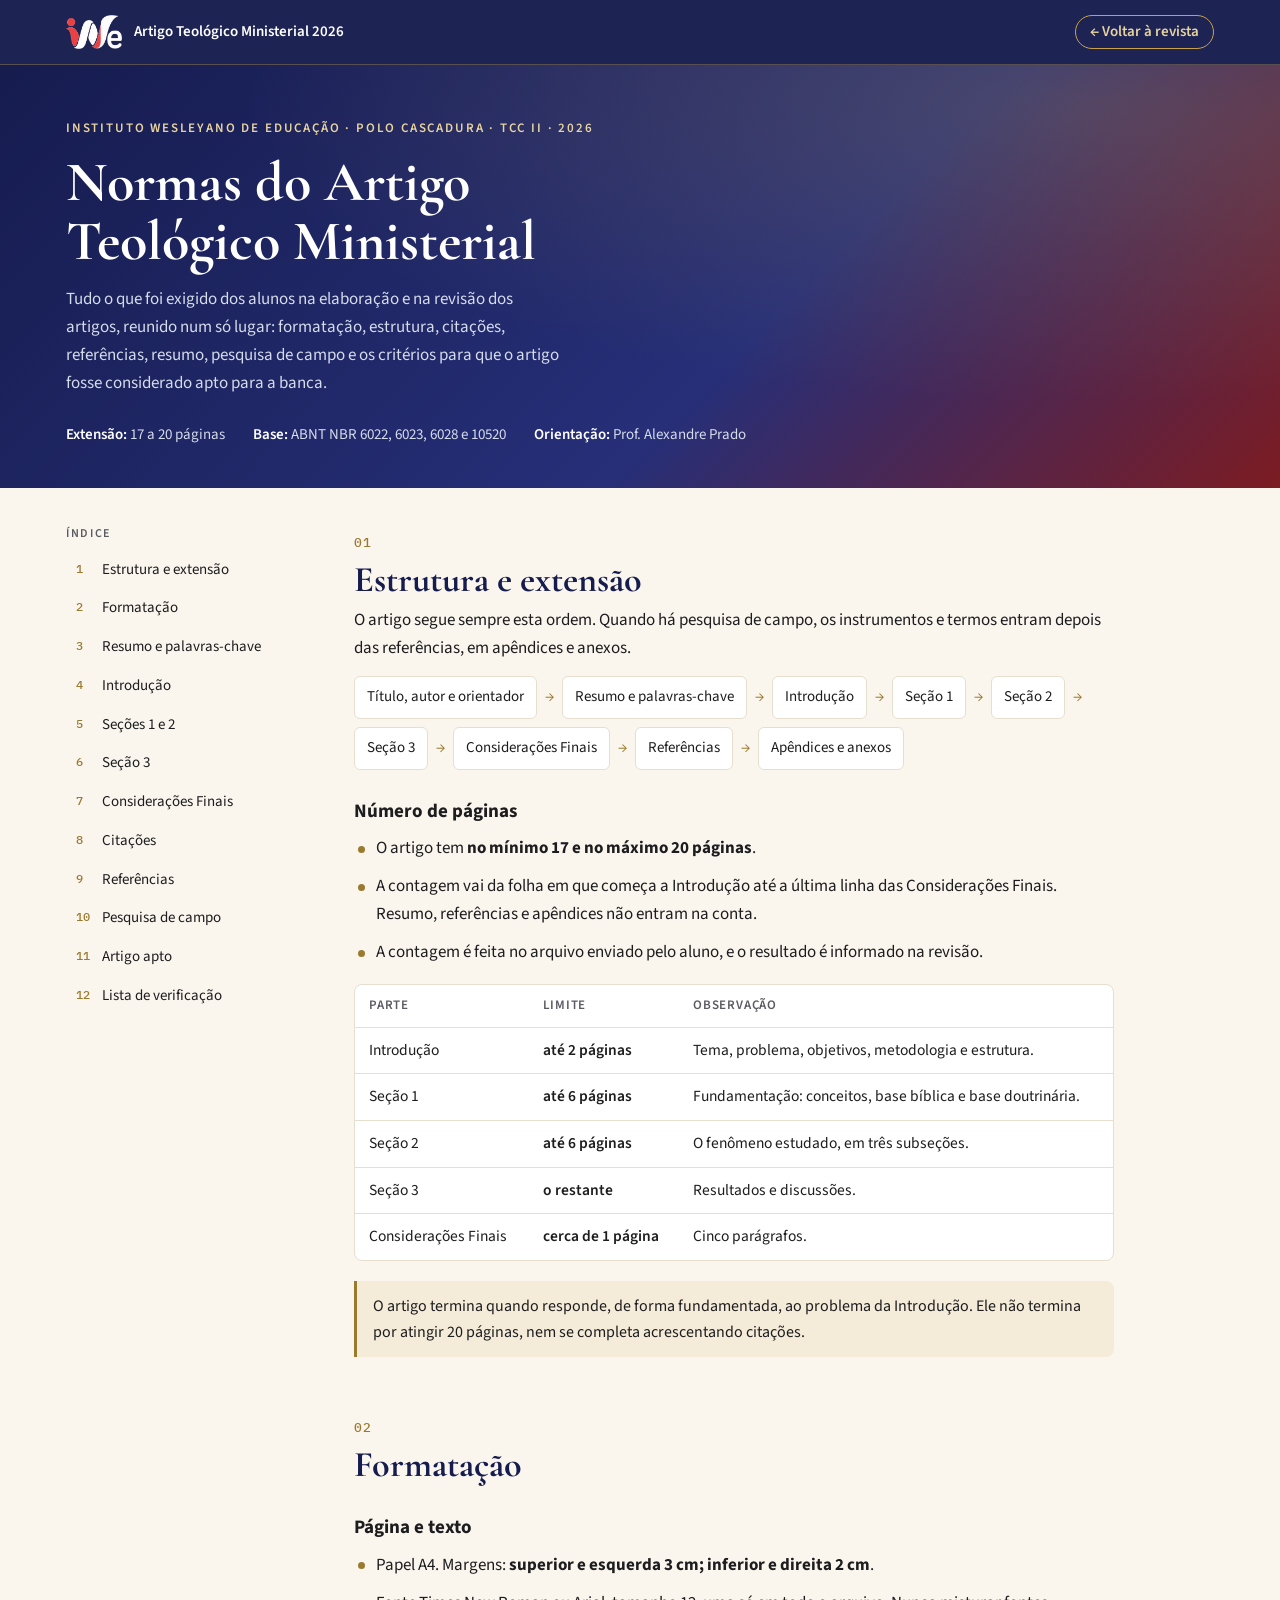
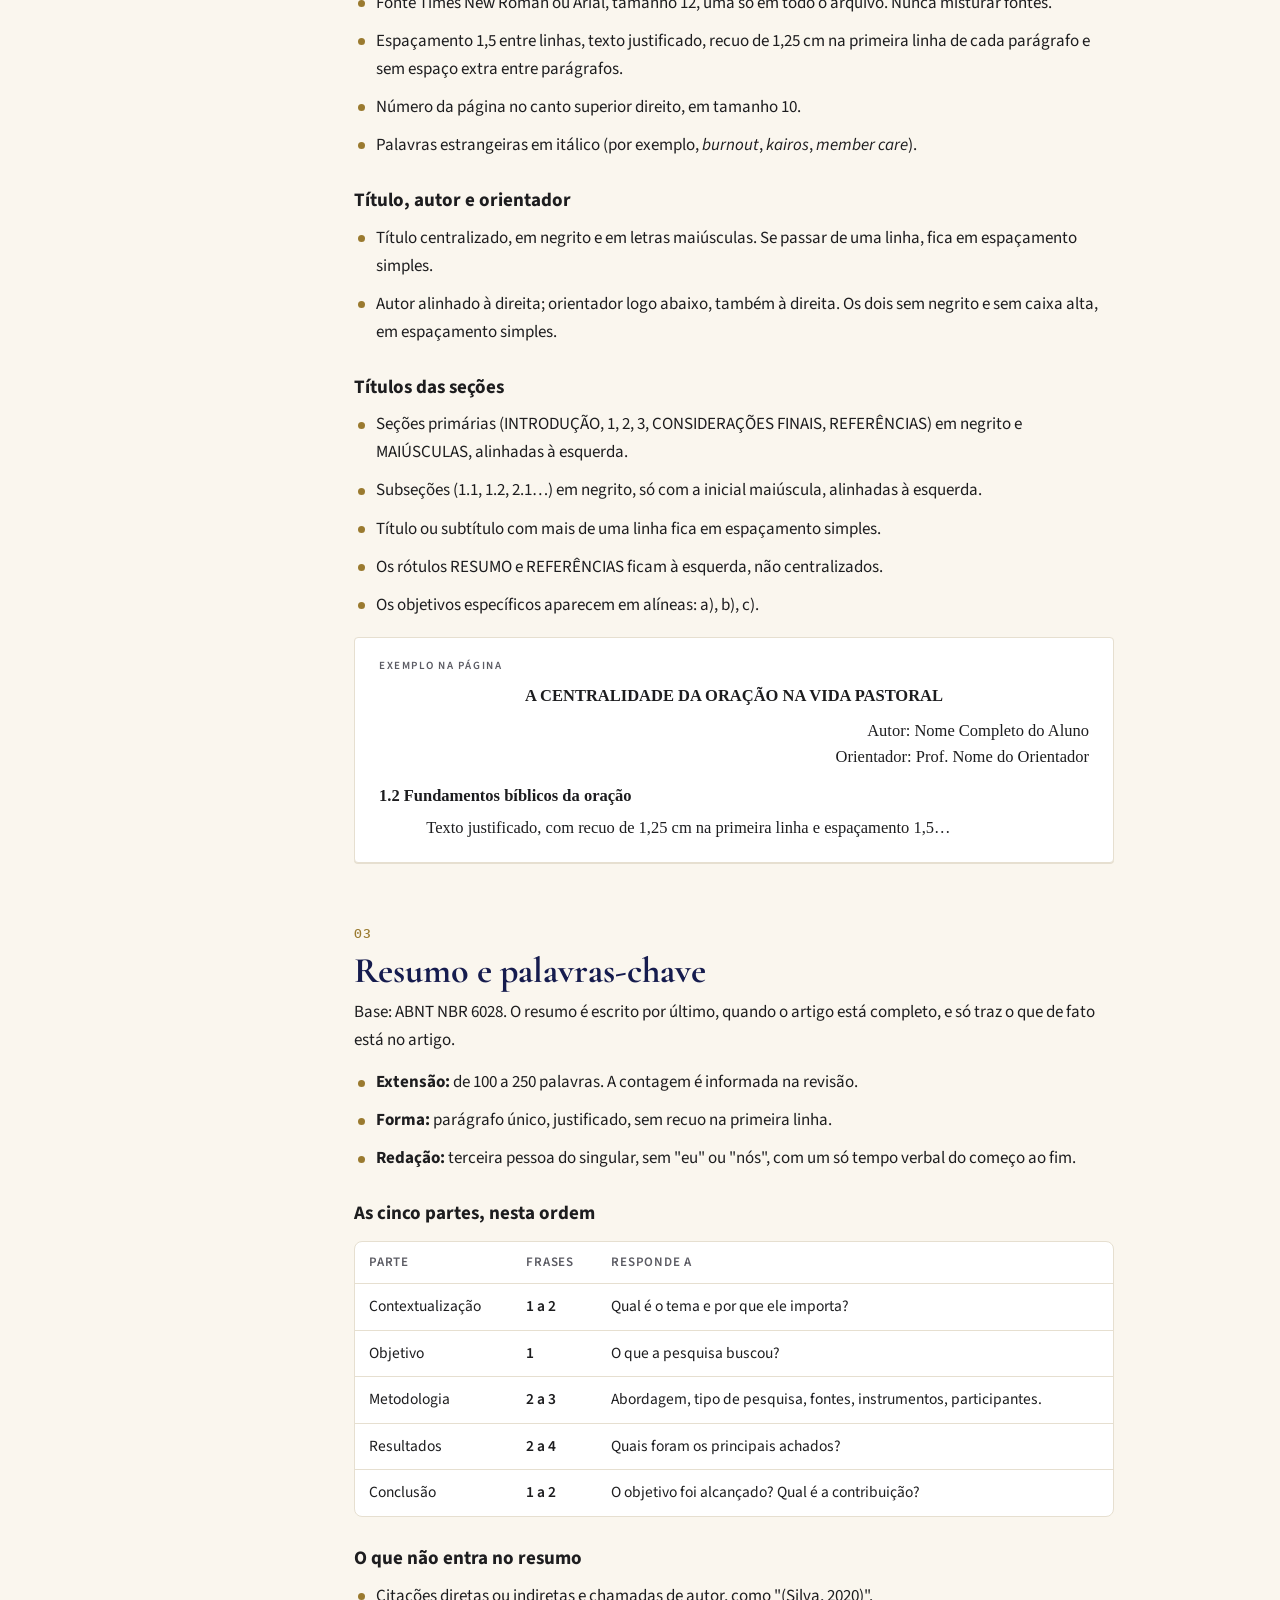
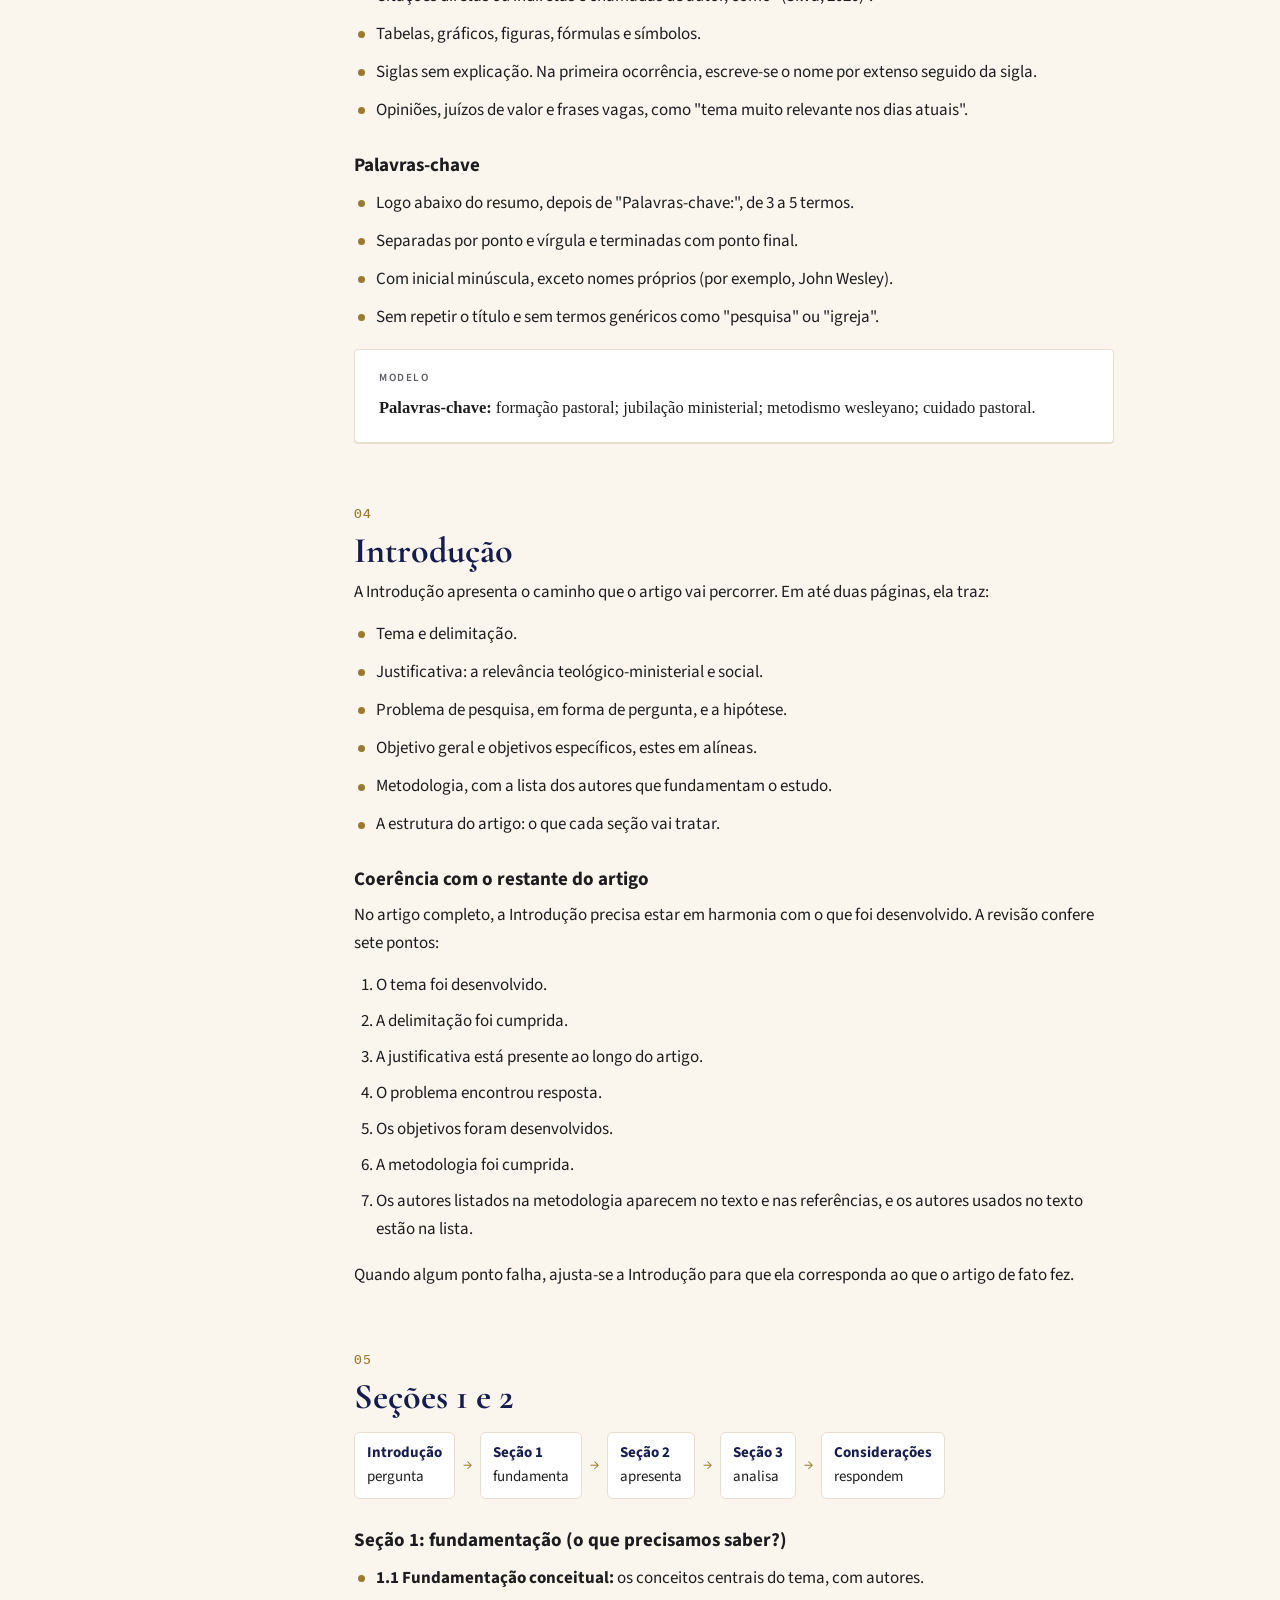
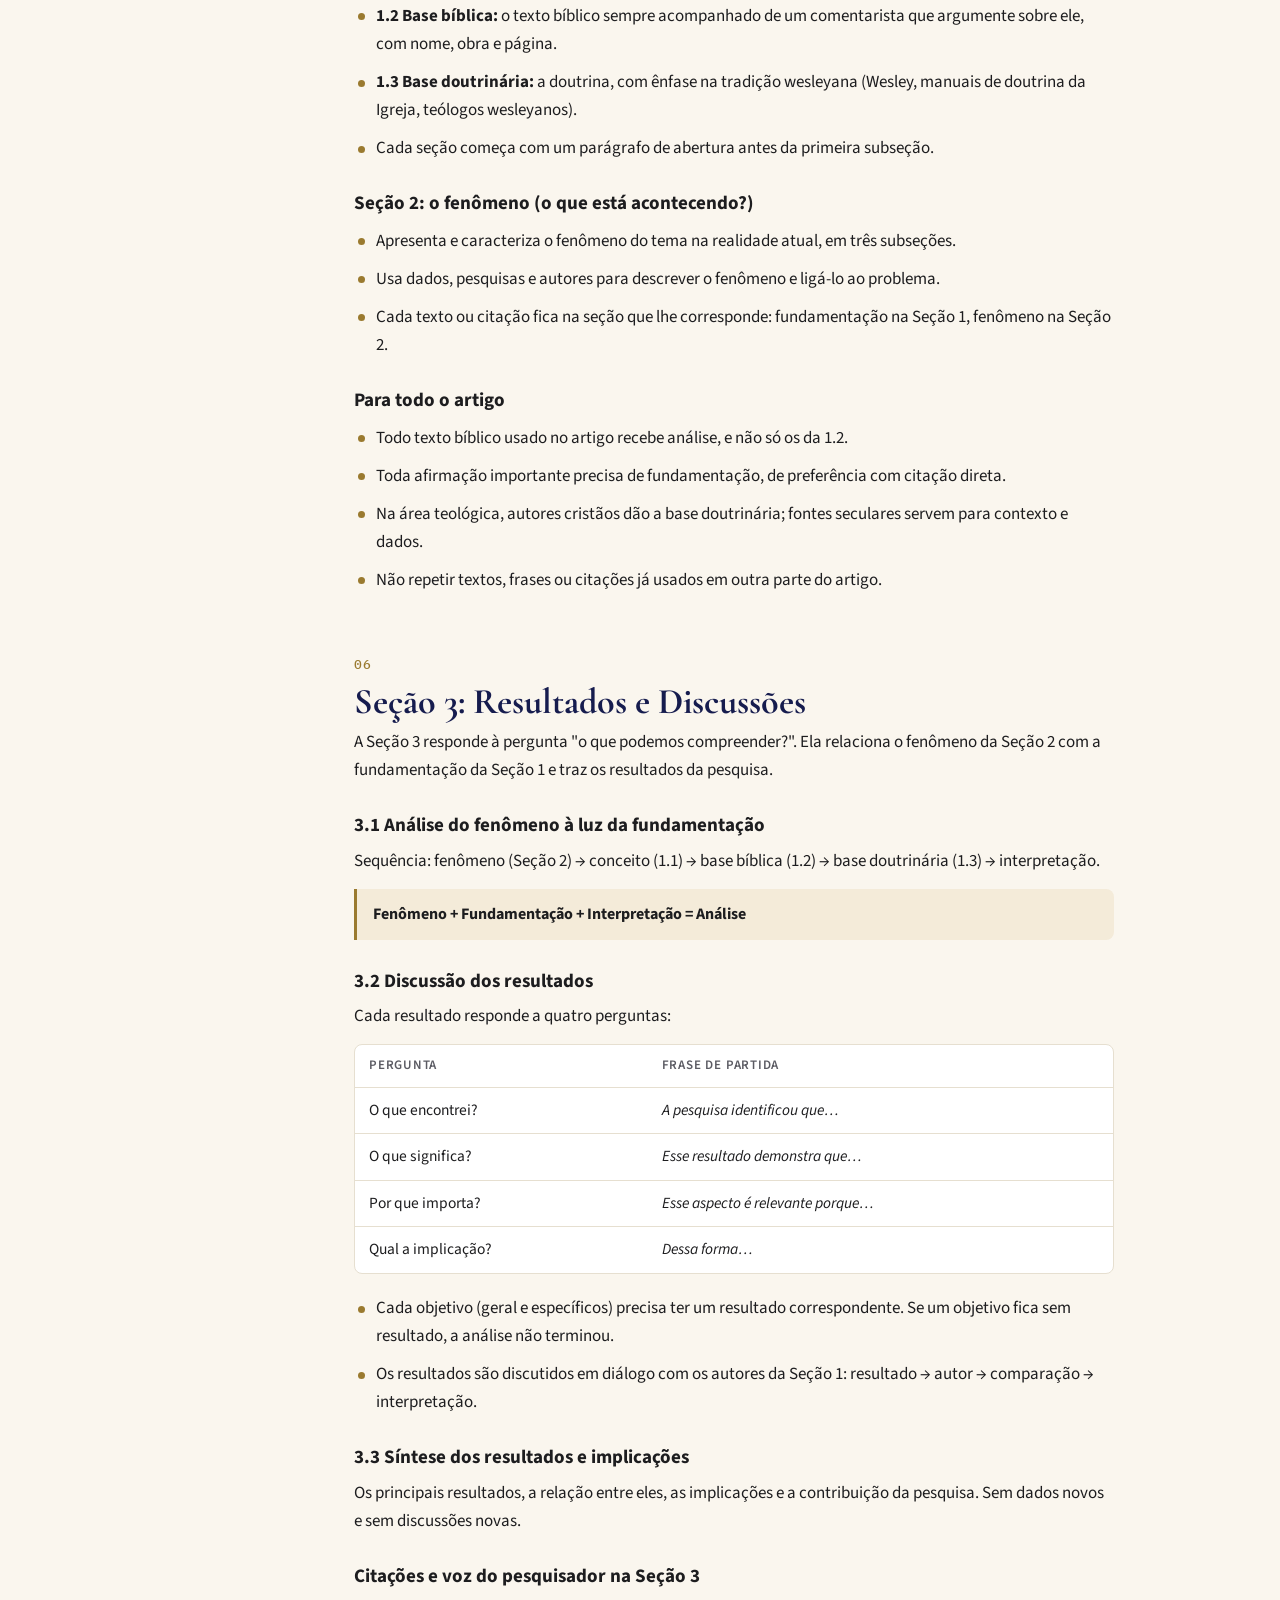
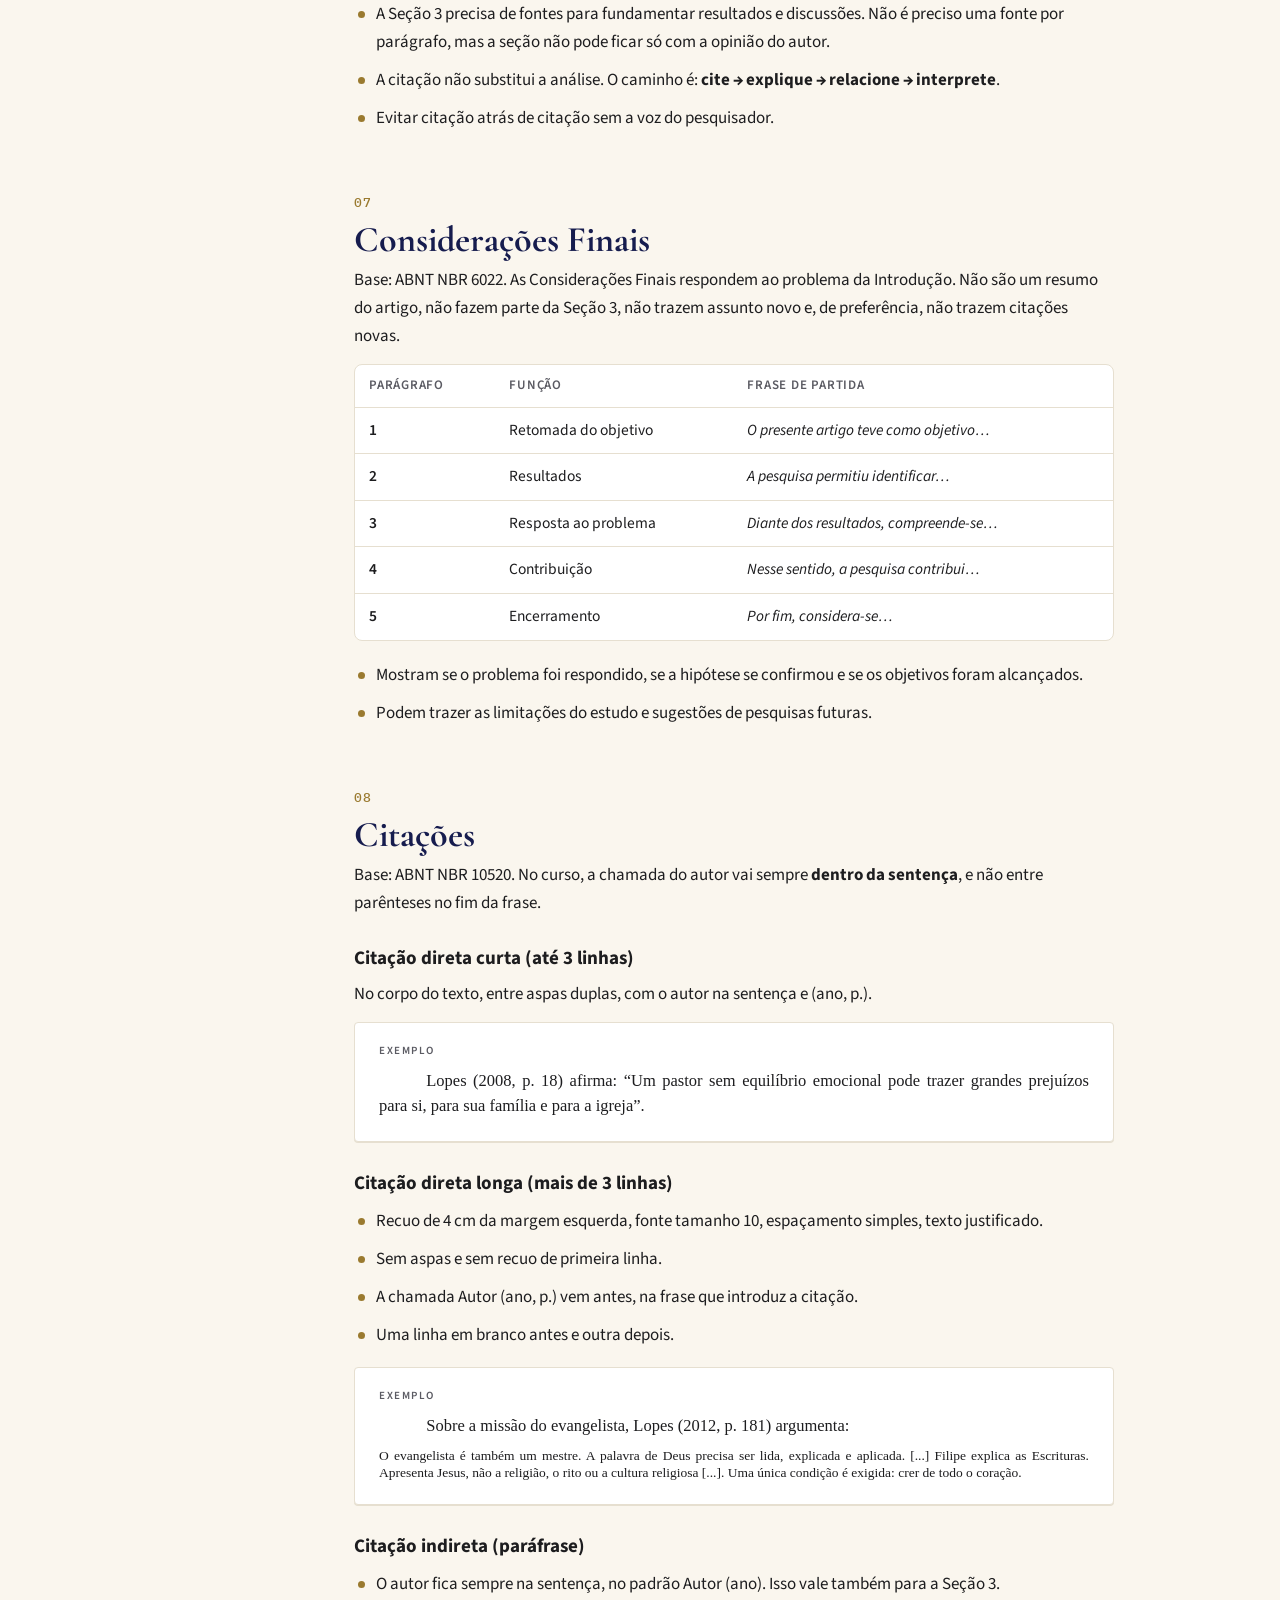
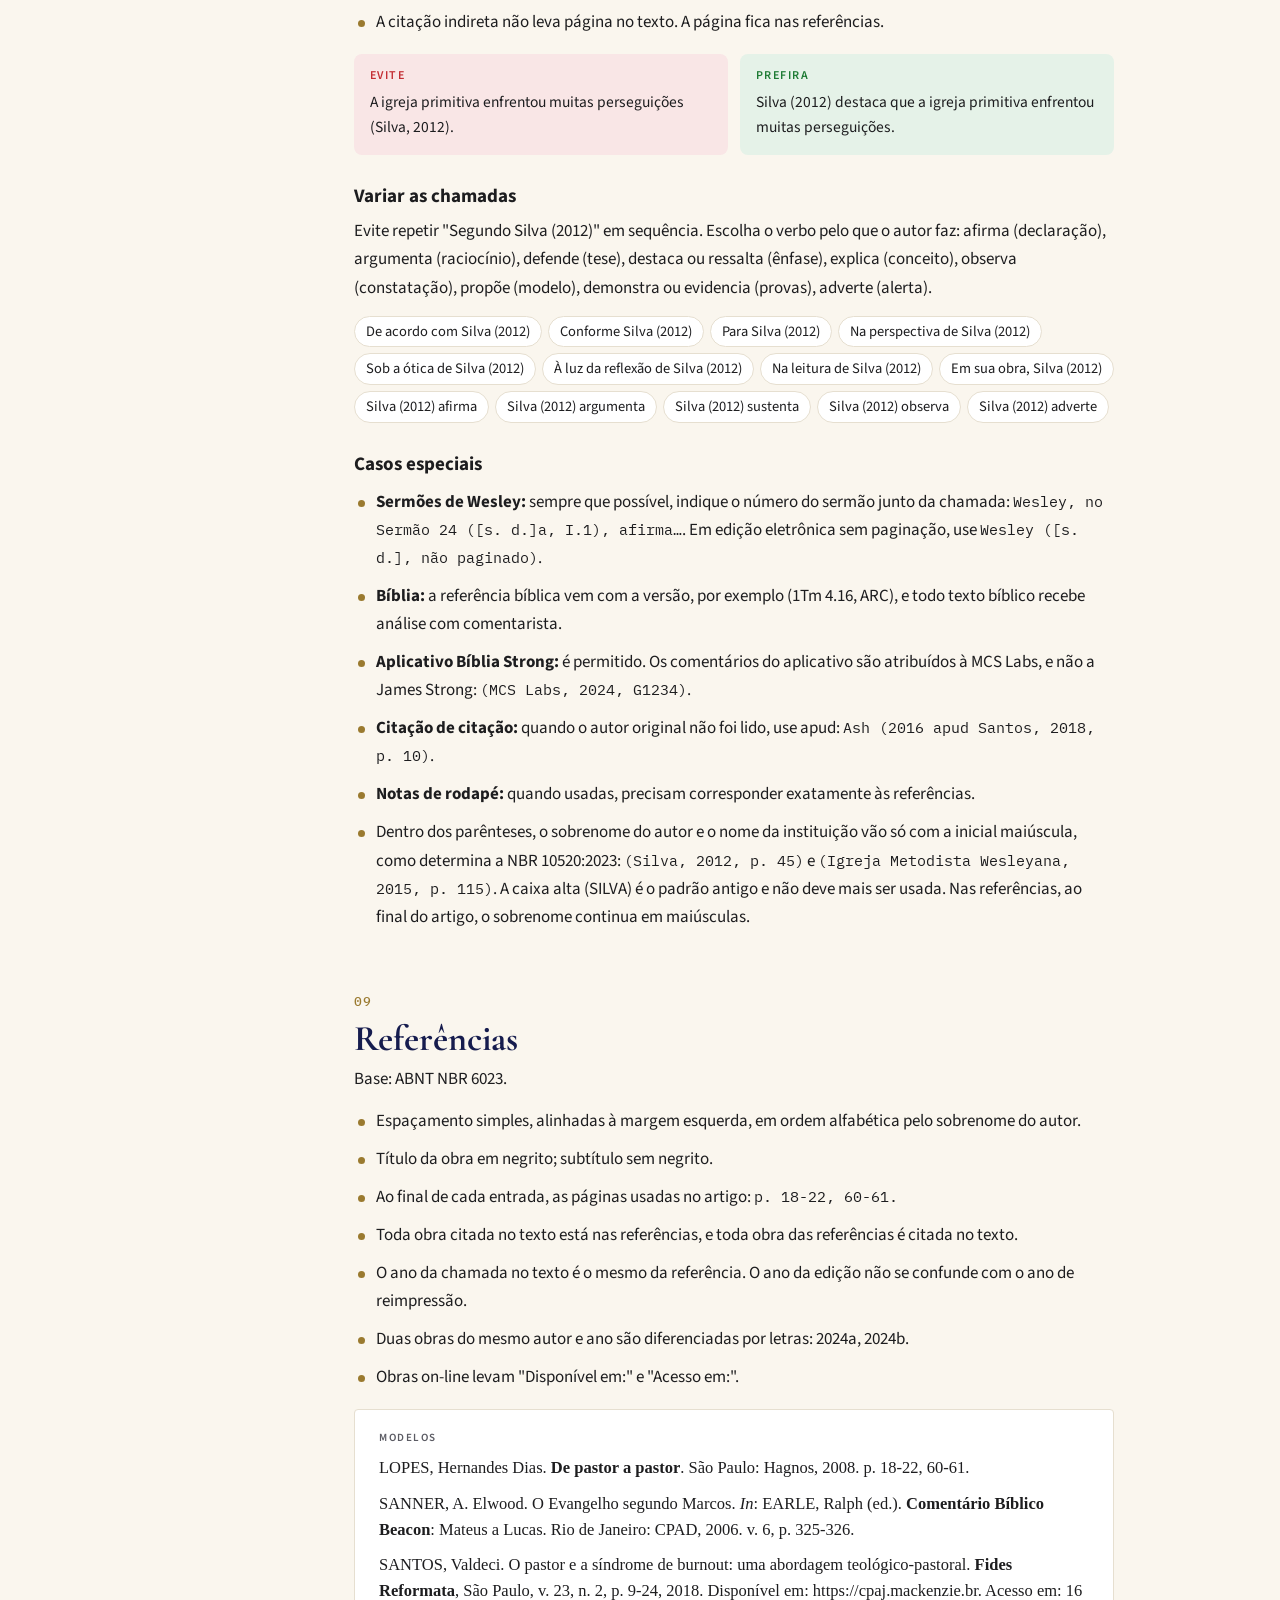
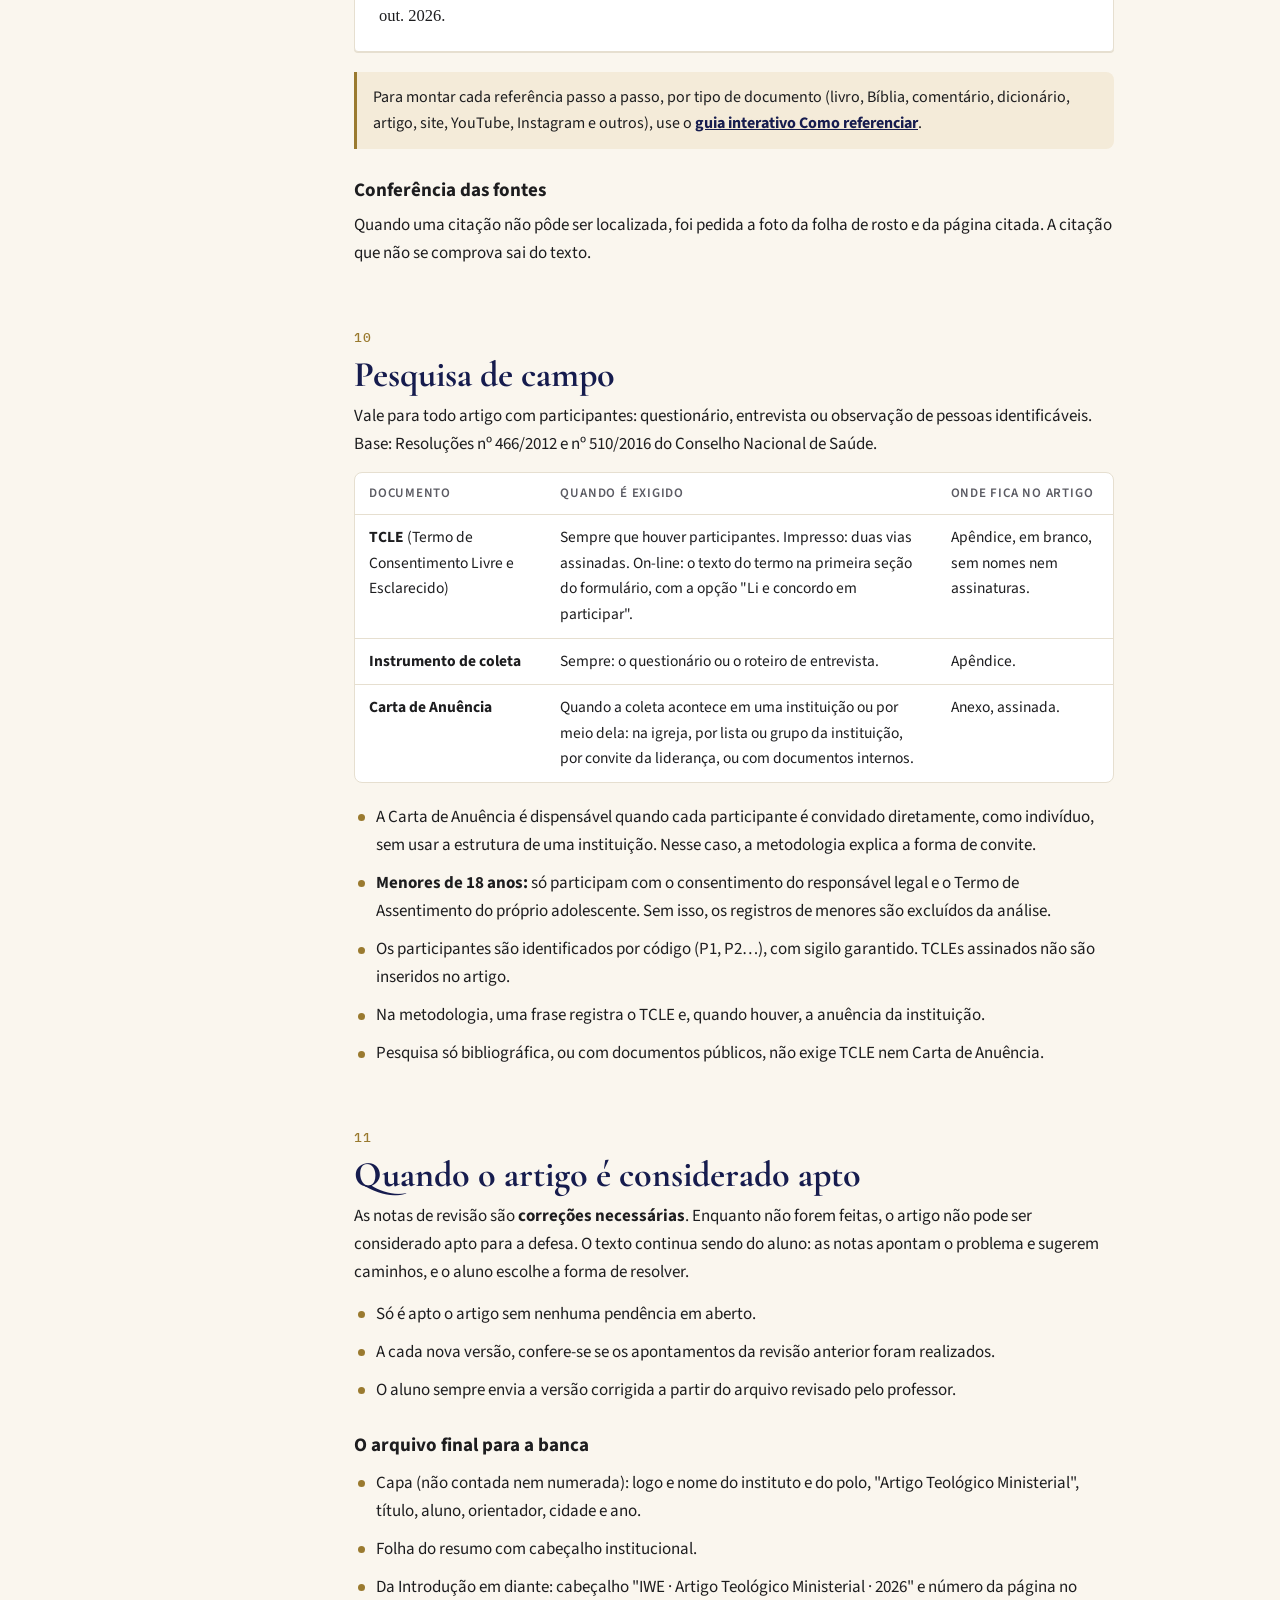
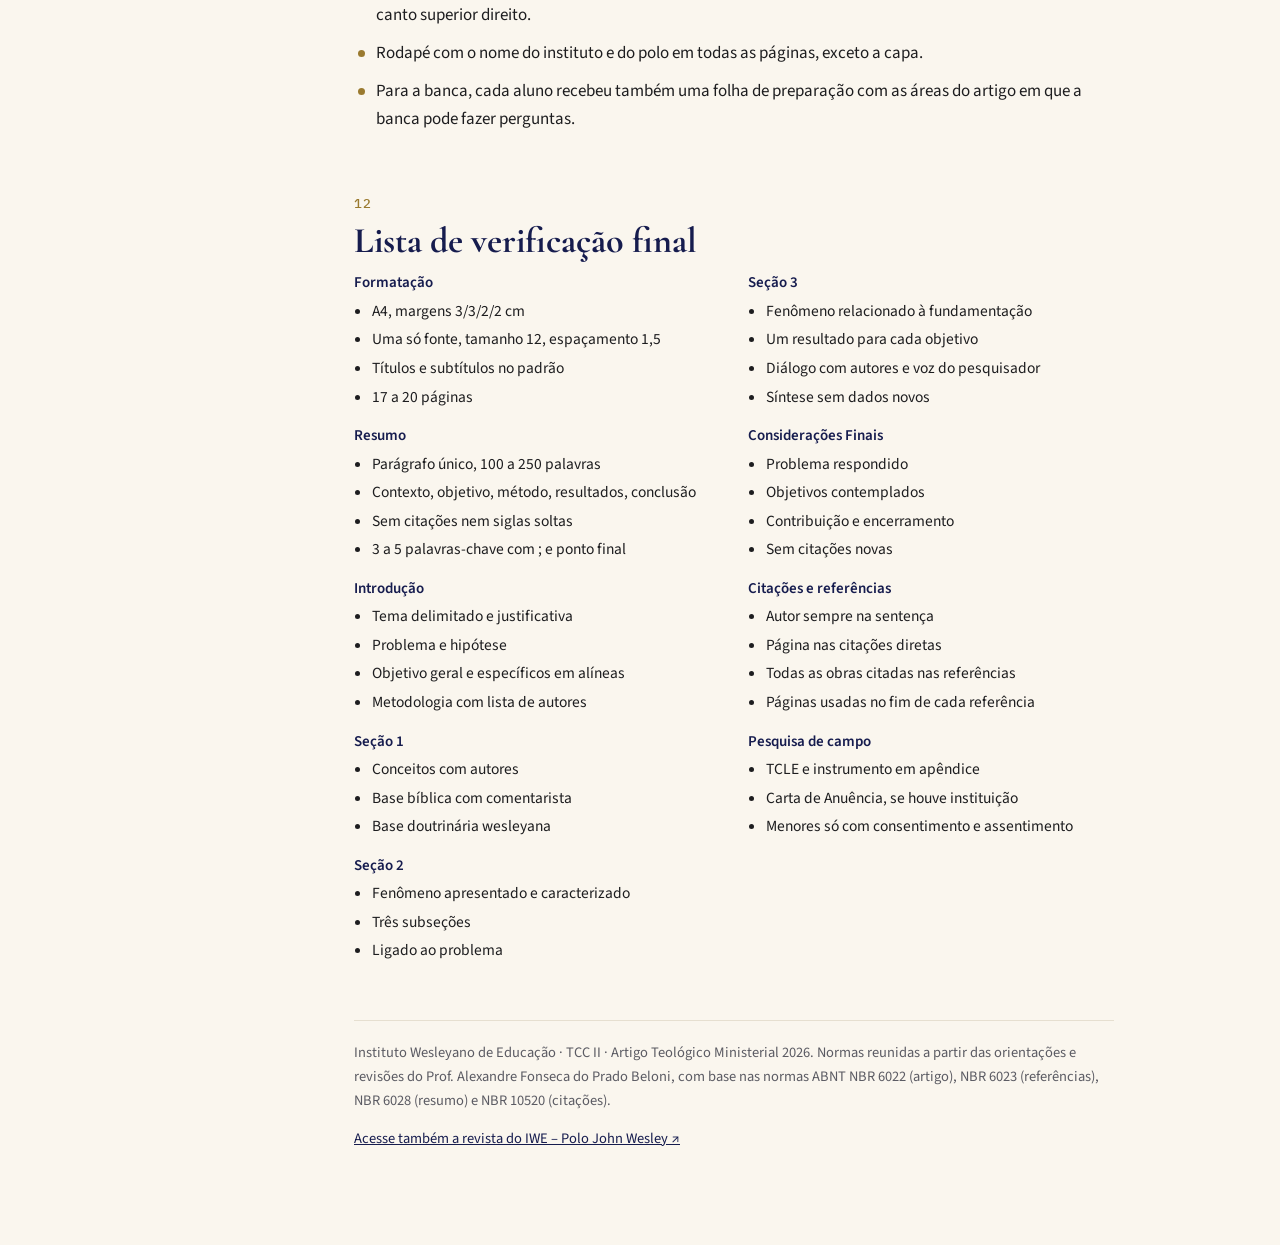
<file: normas.html>
<!doctype html>
<html lang="pt-BR">
<head>
<meta charset="utf-8">
<meta name="viewport" content="width=device-width, initial-scale=1, viewport-fit=cover">
<title>Normas do Artigo Teológico Ministerial</title>
<meta name="description" content="Normas exigidas na elaboração e revisão do Artigo Teológico Ministerial – TCC II, Instituto Wesleyano de Educação, 2026.">
<link rel="preconnect" href="https://fonts.googleapis.com">
<link rel="preconnect" href="https://fonts.gstatic.com" crossorigin>
<link rel="stylesheet" href="https://fonts.googleapis.com/css2?family=Cormorant+Garamond:wght@600;700&family=Source+Sans+3:ital,wght@0,400;0,600;0,700;1,400&family=IBM+Plex+Mono:wght@400;500&display=swap">
<link rel="icon" type="image/png" href="img/favicon.png">
<meta name="theme-color" content="#161c4e">
<meta property="og:title" content="Normas do Artigo Teológico Ministerial · IWE Polo Cascadura">
<meta property="og:description" content="Formatação, estrutura, citações, referências, resumo e pesquisa de campo: as normas exigidas no TCC II em 2026.">
<meta property="og:image" content="https://alexandrebeloniimw-cmyk.github.io/revistateologicoministerialiwecascadura2026/img/og-image.jpg">
<style>
/* Layout: manual acadêmico — índice fixo à esquerda no desktop, coluna única de leitura; exemplos em "folha" tipografada */
:root{
  --bg:#FAF6EE; --paper:#FFFFFF; --ink:#1D1D1F; --muted:#5B5B63; --line:#E6DFD0;
  --navy:#161C4E; --gold:#9A7A2F; --gold-soft:#F4EBD9; --ok:#1E7B34; --ok-soft:#E5F2E8; --no:#C42F35; --no-soft:#F9E6E6;
  --display:"Cormorant Garamond", Georgia, "Times New Roman", serif;
  --body:"Source Sans 3", "Segoe UI", Arial, sans-serif;
  --mono:"IBM Plex Mono", ui-monospace, Consolas, monospace;
}
*{box-sizing:border-box}
html{scroll-behavior:smooth}
@media (prefers-reduced-motion:reduce){html{scroll-behavior:auto}}
body{background:var(--bg);color:var(--ink);font:400 17px/1.65 var(--body);margin:0}
a{color:var(--navy)}
a:focus-visible,button:focus-visible{outline:2px solid var(--gold);outline-offset:2px}
.top{color:#fff;background:radial-gradient(ellipse at 85% 10%,rgba(201,161,74,.22),transparent 55%),linear-gradient(135deg,#161c4e 0%,#262f78 60%,#7d1c22 100%)}
.bar{background:rgba(22,28,78,.97);border-bottom:1px solid rgba(201,161,74,.35);position:sticky;top:0;z-index:10}
.bar-in{max-width:1180px;margin:0 auto;height:64px;display:flex;align-items:center;justify-content:space-between;gap:16px;padding-left:max(16px,env(safe-area-inset-left,0px));padding-right:max(16px,env(safe-area-inset-right,0px))}
.bar a{color:#fff;text-decoration:none;display:flex;align-items:center;gap:12px;font:600 15px/1.2 var(--body)}
.bar img{height:34px;width:auto}
.bar .back{border:1.5px solid #c9a14a;color:#e8d3a0;padding:7px 14px;border-radius:999px;white-space:nowrap}
.bar .back:hover{background:#c9a14a;color:#161c4e}
.top-in{max-width:1180px;margin:0 auto;padding-block:48px 40px;padding-left:max(16px,env(safe-area-inset-left,0px));padding-right:max(16px,env(safe-area-inset-right,0px))}
.eyebrow{font:600 13px/1.3 var(--body);letter-spacing:.14em;text-transform:uppercase;color:#E8D3A0}
h1{font:700 clamp(34px,5.6vw,56px)/1.05 var(--display);margin:12px 0 14px;text-wrap:balance;max-width:20ch;color:#fff}
.lead{max-width:62ch;color:#D5DCEA;margin:0}
.facts{display:flex;flex-wrap:wrap;gap:10px 28px;margin-top:26px;font-size:15px;color:#D5DCEA}
.facts b{color:#fff;font-weight:600}
.wrap{max-width:1180px;margin:0 auto;display:grid;grid-template-columns:240px minmax(0,1fr);gap:48px;padding-block:40px 80px;padding-left:max(16px,env(safe-area-inset-left,0px));padding-right:max(16px,env(safe-area-inset-right,0px))}
nav.toc{position:sticky;top:84px;align-self:start;font-size:15px}
nav.toc p{font:600 12px/1 var(--body);letter-spacing:.14em;text-transform:uppercase;color:var(--muted);margin:0 0 12px}
nav.toc ol{list-style:none;margin:0;padding:0;display:grid;gap:2px;counter-reset:t}
nav.toc a{display:flex;gap:10px;padding:6px 10px;border-radius:6px;text-decoration:none;color:var(--ink)}
nav.toc a::before{counter-increment:t;content:counter(t);font:500 12px/1.9 var(--mono);color:var(--gold);min-width:16px}
nav.toc a:hover{background:var(--gold-soft)}
main{min-width:0;max-width:760px}
section{padding-top:8px;margin-bottom:56px;scroll-margin-top:80px}
h2{font:700 clamp(28px,3.6vw,36px)/1.15 var(--display);margin:0 0 6px;color:var(--navy);text-wrap:balance}
.num{font:500 13px/1 var(--mono);color:var(--gold);letter-spacing:.06em;display:block;margin-bottom:10px}
h3{font:700 19px/1.3 var(--body);margin:30px 0 8px}
p{margin:0 0 14px}
ul.rules{list-style:none;margin:10px 0 18px;padding:0;display:grid;gap:10px}
ul.rules li{position:relative;padding-left:22px}
ul.rules li::before{content:"";position:absolute;left:4px;top:.68em;width:7px;height:7px;border-radius:50%;background:var(--gold)}
.tbl{overflow-x:auto;margin:14px 0 20px;border:1px solid var(--line);border-radius:8px;background:var(--paper)}
table{border-collapse:collapse;width:100%;font-size:15.5px;min-width:520px}
th,td{text-align:left;padding:10px 14px;border-bottom:1px solid var(--line);vertical-align:top}
th{font-weight:600;color:var(--muted);font-size:13px;letter-spacing:.06em;text-transform:uppercase;background:transparent}
tr:last-child td{border-bottom:0}
td.n{font-variant-numeric:tabular-nums;white-space:nowrap;font-weight:600}
.sheet{background:var(--paper);border:1px solid var(--line);border-radius:4px;padding:22px 24px;margin:14px 0 20px;font-family:"Times New Roman",Times,serif;font-size:16.5px;line-height:1.55;box-shadow:0 1px 0 var(--line)}
.sheet .cap{font:600 11px/1 var(--body);letter-spacing:.14em;text-transform:uppercase;color:var(--muted);margin-bottom:12px;display:block}
.sheet .ind{text-indent:1.25cm;text-align:justify}
.sheet .long{margin-left:4cm;font-size:13.5px;line-height:1.25;text-align:justify}
@media (max-width:560px){.bar a span{display:none}.sheet .long{margin-left:2rem}}
.pair{display:grid;grid-template-columns:1fr 1fr;gap:12px;margin:12px 0 20px}
.pair>div{border-radius:8px;padding:14px 16px;font-size:15.5px;min-width:0}
.pair .no{background:var(--no-soft)}
.pair .ok{background:var(--ok-soft)}
.pair b{display:block;font:600 12px/1.3 var(--body);letter-spacing:.12em;text-transform:uppercase;margin-bottom:6px}
.pair .no b{color:var(--no)} .pair .ok b{color:var(--ok)}
.flow{display:flex;flex-wrap:wrap;gap:8px;margin:14px 0 20px;font-size:15px}
.flow span{background:var(--paper);border:1px solid var(--line);border-radius:6px;padding:8px 12px}
.flow span b{display:block;color:var(--navy)}
.flow i{align-self:center;color:var(--gold);font-style:normal}
.note{border-left:3px solid var(--gold);background:var(--gold-soft);padding:12px 16px;border-radius:0 8px 8px 0;margin:14px 0 20px;font-size:16px}
code,.mono{font-family:var(--mono);font-size:.88em}
ol.steps{margin:10px 0 18px;padding-left:22px;display:grid;gap:8px}
.check{columns:2;column-gap:28px;margin:12px 0}
.check div{break-inside:avoid;margin-bottom:16px}
.check h4{font:600 15px/1.3 var(--body);color:var(--navy);margin:0 0 6px}
.check ul{margin:0;padding-left:18px;font-size:15.5px}
.check li{margin-bottom:3px}
.verbs{display:flex;flex-wrap:wrap;gap:6px;margin:10px 0 18px}
.verbs span{font-size:14.5px;border:1px solid var(--line);background:var(--paper);border-radius:99px;padding:3px 11px}
footer{border-top:1px solid var(--line);padding-top:20px;color:var(--muted);font-size:14.5px}
@media (max-width:900px){
  .wrap{grid-template-columns:minmax(0,1fr);gap:24px}
  nav.toc{position:static;background:var(--paper);border:1px solid var(--line);border-radius:8px;padding:16px}
  nav.toc ol{grid-template-columns:1fr 1fr}
}
@media (max-width:560px){.pair{grid-template-columns:1fr}.check{columns:1}nav.toc ol{grid-template-columns:1fr}body{font-size:16.5px}}
</style>
</head>
<body>

<div class="bar"><div class="bar-in">
  <a href="./"><img src="img/logo-iwe-claro.png" alt="IWE – Instituto Wesleyano de Educação"><span>Artigo Teológico Ministerial 2026</span></a>
  <a href="./#normas" class="back">← Voltar à revista</a>
</div></div>

<header class="top"><div class="top-in">
  <span class="eyebrow">Instituto Wesleyano de Educação · Polo Cascadura · TCC II · 2026</span>
  <h1>Normas do Artigo Teológico Ministerial</h1>
  <p class="lead">Tudo o que foi exigido dos alunos na elaboração e na revisão dos artigos, reunido num só lugar: formatação, estrutura, citações, referências, resumo, pesquisa de campo e os critérios para que o artigo fosse considerado apto para a banca.</p>
  <div class="facts">
    <span><b>Extensão:</b> 17 a 20 páginas</span>
    <span><b>Base:</b> ABNT NBR 6022, 6023, 6028 e 10520</span>
    <span><b>Orientação:</b> Prof. Alexandre Prado</span>
  </div>
</div></header>

<div class="wrap">
<nav class="toc" aria-label="Índice">
  <p>Índice</p>
  <ol>
    <li><a href="#estrutura">Estrutura e extensão</a></li>
    <li><a href="#formatacao">Formatação</a></li>
    <li><a href="#resumo">Resumo e palavras-chave</a></li>
    <li><a href="#introducao">Introdução</a></li>
    <li><a href="#secoes">Seções 1 e 2</a></li>
    <li><a href="#secao3">Seção 3</a></li>
    <li><a href="#consideracoes">Considerações Finais</a></li>
    <li><a href="#citacoes">Citações</a></li>
    <li><a href="#referencias">Referências</a></li>
    <li><a href="#campo">Pesquisa de campo</a></li>
    <li><a href="#apto">Artigo apto</a></li>
    <li><a href="#checklist">Lista de verificação</a></li>
  </ol>
</nav>

<main>

<section id="estrutura">
  <span class="num">01</span>
  <h2>Estrutura e extensão</h2>
  <p>O artigo segue sempre esta ordem. Quando há pesquisa de campo, os instrumentos e termos entram depois das referências, em apêndices e anexos.</p>
  <div class="flow" aria-label="Ordem dos elementos">
    <span>Título, autor e orientador</span><i>→</i><span>Resumo e palavras-chave</span><i>→</i><span>Introdução</span><i>→</i><span>Seção 1</span><i>→</i><span>Seção 2</span><i>→</i><span>Seção 3</span><i>→</i><span>Considerações Finais</span><i>→</i><span>Referências</span><i>→</i><span>Apêndices e anexos</span>
  </div>
  <h3>Número de páginas</h3>
  <ul class="rules">
    <li>O artigo tem <b>no mínimo 17 e no máximo 20 páginas</b>.</li>
    <li>A contagem vai da folha em que começa a Introdução até a última linha das Considerações Finais. Resumo, referências e apêndices não entram na conta.</li>
    <li>A contagem é feita no arquivo enviado pelo aluno, e o resultado é informado na revisão.</li>
  </ul>
  <div class="tbl"><table>
    <thead><tr><th>Parte</th><th>Limite</th><th>Observação</th></tr></thead>
    <tbody>
      <tr><td>Introdução</td><td class="n">até 2 páginas</td><td>Tema, problema, objetivos, metodologia e estrutura.</td></tr>
      <tr><td>Seção 1</td><td class="n">até 6 páginas</td><td>Fundamentação: conceitos, base bíblica e base doutrinária.</td></tr>
      <tr><td>Seção 2</td><td class="n">até 6 páginas</td><td>O fenômeno estudado, em três subseções.</td></tr>
      <tr><td>Seção 3</td><td class="n">o restante</td><td>Resultados e discussões.</td></tr>
      <tr><td>Considerações Finais</td><td class="n">cerca de 1 página</td><td>Cinco parágrafos.</td></tr>
    </tbody>
  </table></div>
  <div class="note">O artigo termina quando responde, de forma fundamentada, ao problema da Introdução. Ele não termina por atingir 20 páginas, nem se completa acrescentando citações.</div>
</section>

<section id="formatacao">
  <span class="num">02</span>
  <h2>Formatação</h2>
  <h3>Página e texto</h3>
  <ul class="rules">
    <li>Papel A4. Margens: <b>superior e esquerda 3 cm; inferior e direita 2 cm</b>.</li>
    <li>Fonte Times New Roman ou Arial, tamanho 12, uma só em todo o arquivo. Nunca misturar fontes.</li>
    <li>Espaçamento 1,5 entre linhas, texto justificado, recuo de 1,25 cm na primeira linha de cada parágrafo e sem espaço extra entre parágrafos.</li>
    <li>Número da página no canto superior direito, em tamanho 10.</li>
    <li>Palavras estrangeiras em itálico (por exemplo, <i>burnout</i>, <i>kairos</i>, <i>member care</i>).</li>
  </ul>
  <h3>Título, autor e orientador</h3>
  <ul class="rules">
    <li>Título centralizado, em negrito e em letras maiúsculas. Se passar de uma linha, fica em espaçamento simples.</li>
    <li>Autor alinhado à direita; orientador logo abaixo, também à direita. Os dois sem negrito e sem caixa alta, em espaçamento simples.</li>
  </ul>
  <h3>Títulos das seções</h3>
  <ul class="rules">
    <li>Seções primárias (INTRODUÇÃO, 1, 2, 3, CONSIDERAÇÕES FINAIS, REFERÊNCIAS) em negrito e MAIÚSCULAS, alinhadas à esquerda.</li>
    <li>Subseções (1.1, 1.2, 2.1…) em negrito, só com a inicial maiúscula, alinhadas à esquerda.</li>
    <li>Título ou subtítulo com mais de uma linha fica em espaçamento simples.</li>
    <li>Os rótulos RESUMO e REFERÊNCIAS ficam à esquerda, não centralizados.</li>
    <li>Os objetivos específicos aparecem em alíneas: a), b), c).</li>
  </ul>
  <div class="sheet" aria-label="Exemplo de página">
    <span class="cap">Exemplo na página</span>
    <div style="text-align:center;font-weight:bold">A CENTRALIDADE DA ORAÇÃO NA VIDA PASTORAL</div>
    <div style="text-align:right;margin-top:10px">Autor: Nome Completo do Aluno<br>Orientador: Prof. Nome do Orientador</div>
    <div style="margin-top:14px;font-weight:bold">1.2 Fundamentos bíblicos da oração</div>
    <p class="ind" style="margin:6px 0 0">Texto justificado, com recuo de 1,25 cm na primeira linha e espaçamento 1,5…</p>
  </div>
</section>

<section id="resumo">
  <span class="num">03</span>
  <h2>Resumo e palavras-chave</h2>
  <p>Base: ABNT NBR 6028. O resumo é escrito por último, quando o artigo está completo, e só traz o que de fato está no artigo.</p>
  <ul class="rules">
    <li><b>Extensão:</b> de 100 a 250 palavras. A contagem é informada na revisão.</li>
    <li><b>Forma:</b> parágrafo único, justificado, sem recuo na primeira linha.</li>
    <li><b>Redação:</b> terceira pessoa do singular, sem "eu" ou "nós", com um só tempo verbal do começo ao fim.</li>
  </ul>
  <h3>As cinco partes, nesta ordem</h3>
  <div class="tbl"><table>
    <thead><tr><th>Parte</th><th>Frases</th><th>Responde a</th></tr></thead>
    <tbody>
      <tr><td>Contextualização</td><td class="n">1 a 2</td><td>Qual é o tema e por que ele importa?</td></tr>
      <tr><td>Objetivo</td><td class="n">1</td><td>O que a pesquisa buscou?</td></tr>
      <tr><td>Metodologia</td><td class="n">2 a 3</td><td>Abordagem, tipo de pesquisa, fontes, instrumentos, participantes.</td></tr>
      <tr><td>Resultados</td><td class="n">2 a 4</td><td>Quais foram os principais achados?</td></tr>
      <tr><td>Conclusão</td><td class="n">1 a 2</td><td>O objetivo foi alcançado? Qual é a contribuição?</td></tr>
    </tbody>
  </table></div>
  <h3>O que não entra no resumo</h3>
  <ul class="rules">
    <li>Citações diretas ou indiretas e chamadas de autor, como "(Silva, 2020)".</li>
    <li>Tabelas, gráficos, figuras, fórmulas e símbolos.</li>
    <li>Siglas sem explicação. Na primeira ocorrência, escreve-se o nome por extenso seguido da sigla.</li>
    <li>Opiniões, juízos de valor e frases vagas, como "tema muito relevante nos dias atuais".</li>
  </ul>
  <h3>Palavras-chave</h3>
  <ul class="rules">
    <li>Logo abaixo do resumo, depois de "Palavras-chave:", de 3 a 5 termos.</li>
    <li>Separadas por ponto e vírgula e terminadas com ponto final.</li>
    <li>Com inicial minúscula, exceto nomes próprios (por exemplo, John Wesley).</li>
    <li>Sem repetir o título e sem termos genéricos como "pesquisa" ou "igreja".</li>
  </ul>
  <div class="sheet"><span class="cap">Modelo</span><b>Palavras-chave:</b> formação pastoral; jubilação ministerial; metodismo wesleyano; cuidado pastoral.</div>
</section>

<section id="introducao">
  <span class="num">04</span>
  <h2>Introdução</h2>
  <p>A Introdução apresenta o caminho que o artigo vai percorrer. Em até duas páginas, ela traz:</p>
  <ul class="rules">
    <li>Tema e delimitação.</li>
    <li>Justificativa: a relevância teológico-ministerial e social.</li>
    <li>Problema de pesquisa, em forma de pergunta, e a hipótese.</li>
    <li>Objetivo geral e objetivos específicos, estes em alíneas.</li>
    <li>Metodologia, com a lista dos autores que fundamentam o estudo.</li>
    <li>A estrutura do artigo: o que cada seção vai tratar.</li>
  </ul>
  <h3>Coerência com o restante do artigo</h3>
  <p>No artigo completo, a Introdução precisa estar em harmonia com o que foi desenvolvido. A revisão confere sete pontos:</p>
  <ol class="steps">
    <li>O tema foi desenvolvido.</li>
    <li>A delimitação foi cumprida.</li>
    <li>A justificativa está presente ao longo do artigo.</li>
    <li>O problema encontrou resposta.</li>
    <li>Os objetivos foram desenvolvidos.</li>
    <li>A metodologia foi cumprida.</li>
    <li>Os autores listados na metodologia aparecem no texto e nas referências, e os autores usados no texto estão na lista.</li>
  </ol>
  <p>Quando algum ponto falha, ajusta-se a Introdução para que ela corresponda ao que o artigo de fato fez.</p>
</section>

<section id="secoes">
  <span class="num">05</span>
  <h2>Seções 1 e 2</h2>
  <div class="flow" aria-label="Lógica do artigo">
    <span><b>Introdução</b>pergunta</span><i>→</i>
    <span><b>Seção 1</b>fundamenta</span><i>→</i>
    <span><b>Seção 2</b>apresenta</span><i>→</i>
    <span><b>Seção 3</b>analisa</span><i>→</i>
    <span><b>Considerações</b>respondem</span>
  </div>
  <h3>Seção 1: fundamentação (o que precisamos saber?)</h3>
  <ul class="rules">
    <li><b>1.1 Fundamentação conceitual:</b> os conceitos centrais do tema, com autores.</li>
    <li><b>1.2 Base bíblica:</b> o texto bíblico sempre acompanhado de um comentarista que argumente sobre ele, com nome, obra e página.</li>
    <li><b>1.3 Base doutrinária:</b> a doutrina, com ênfase na tradição wesleyana (Wesley, manuais de doutrina da Igreja, teólogos wesleyanos).</li>
    <li>Cada seção começa com um parágrafo de abertura antes da primeira subseção.</li>
  </ul>
  <h3>Seção 2: o fenômeno (o que está acontecendo?)</h3>
  <ul class="rules">
    <li>Apresenta e caracteriza o fenômeno do tema na realidade atual, em três subseções.</li>
    <li>Usa dados, pesquisas e autores para descrever o fenômeno e ligá-lo ao problema.</li>
    <li>Cada texto ou citação fica na seção que lhe corresponde: fundamentação na Seção 1, fenômeno na Seção 2.</li>
  </ul>
  <h3>Para todo o artigo</h3>
  <ul class="rules">
    <li>Todo texto bíblico usado no artigo recebe análise, e não só os da 1.2.</li>
    <li>Toda afirmação importante precisa de fundamentação, de preferência com citação direta.</li>
    <li>Na área teológica, autores cristãos dão a base doutrinária; fontes seculares servem para contexto e dados.</li>
    <li>Não repetir textos, frases ou citações já usados em outra parte do artigo.</li>
  </ul>
</section>

<section id="secao3">
  <span class="num">06</span>
  <h2>Seção 3: Resultados e Discussões</h2>
  <p>A Seção 3 responde à pergunta "o que podemos compreender?". Ela relaciona o fenômeno da Seção 2 com a fundamentação da Seção 1 e traz os resultados da pesquisa.</p>
  <h3>3.1 Análise do fenômeno à luz da fundamentação</h3>
  <p>Sequência: fenômeno (Seção 2) → conceito (1.1) → base bíblica (1.2) → base doutrinária (1.3) → interpretação.</p>
  <div class="note"><b>Fenômeno + Fundamentação + Interpretação = Análise</b></div>
  <h3>3.2 Discussão dos resultados</h3>
  <p>Cada resultado responde a quatro perguntas:</p>
  <div class="tbl"><table>
    <thead><tr><th>Pergunta</th><th>Frase de partida</th></tr></thead>
    <tbody>
      <tr><td>O que encontrei?</td><td><i>A pesquisa identificou que…</i></td></tr>
      <tr><td>O que significa?</td><td><i>Esse resultado demonstra que…</i></td></tr>
      <tr><td>Por que importa?</td><td><i>Esse aspecto é relevante porque…</i></td></tr>
      <tr><td>Qual a implicação?</td><td><i>Dessa forma…</i></td></tr>
    </tbody>
  </table></div>
  <ul class="rules">
    <li>Cada objetivo (geral e específicos) precisa ter um resultado correspondente. Se um objetivo fica sem resultado, a análise não terminou.</li>
    <li>Os resultados são discutidos em diálogo com os autores da Seção 1: resultado → autor → comparação → interpretação.</li>
  </ul>
  <h3>3.3 Síntese dos resultados e implicações</h3>
  <p>Os principais resultados, a relação entre eles, as implicações e a contribuição da pesquisa. Sem dados novos e sem discussões novas.</p>
  <h3>Citações e voz do pesquisador na Seção 3</h3>
  <ul class="rules">
    <li>A Seção 3 precisa de fontes para fundamentar resultados e discussões. Não é preciso uma fonte por parágrafo, mas a seção não pode ficar só com a opinião do autor.</li>
    <li>A citação não substitui a análise. O caminho é: <b>cite → explique → relacione → interprete</b>.</li>
    <li>Evitar citação atrás de citação sem a voz do pesquisador.</li>
  </ul>
</section>

<section id="consideracoes">
  <span class="num">07</span>
  <h2>Considerações Finais</h2>
  <p>Base: ABNT NBR 6022. As Considerações Finais respondem ao problema da Introdução. Não são um resumo do artigo, não fazem parte da Seção 3, não trazem assunto novo e, de preferência, não trazem citações novas.</p>
  <div class="tbl"><table>
    <thead><tr><th>Parágrafo</th><th>Função</th><th>Frase de partida</th></tr></thead>
    <tbody>
      <tr><td class="n">1</td><td>Retomada do objetivo</td><td><i>O presente artigo teve como objetivo…</i></td></tr>
      <tr><td class="n">2</td><td>Resultados</td><td><i>A pesquisa permitiu identificar…</i></td></tr>
      <tr><td class="n">3</td><td>Resposta ao problema</td><td><i>Diante dos resultados, compreende-se…</i></td></tr>
      <tr><td class="n">4</td><td>Contribuição</td><td><i>Nesse sentido, a pesquisa contribui…</i></td></tr>
      <tr><td class="n">5</td><td>Encerramento</td><td><i>Por fim, considera-se…</i></td></tr>
    </tbody>
  </table></div>
  <ul class="rules">
    <li>Mostram se o problema foi respondido, se a hipótese se confirmou e se os objetivos foram alcançados.</li>
    <li>Podem trazer as limitações do estudo e sugestões de pesquisas futuras.</li>
  </ul>
</section>

<section id="citacoes">
  <span class="num">08</span>
  <h2>Citações</h2>
  <p>Base: ABNT NBR 10520. No curso, a chamada do autor vai sempre <b>dentro da sentença</b>, e não entre parênteses no fim da frase.</p>
  <h3>Citação direta curta (até 3 linhas)</h3>
  <p>No corpo do texto, entre aspas duplas, com o autor na sentença e (ano, p.).</p>
  <div class="sheet"><span class="cap">Exemplo</span><p class="ind" style="margin:0">Lopes (2008, p. 18) afirma: “Um pastor sem equilíbrio emocional pode trazer grandes prejuízos para si, para sua família e para a igreja”.</p></div>
  <h3>Citação direta longa (mais de 3 linhas)</h3>
  <ul class="rules">
    <li>Recuo de 4 cm da margem esquerda, fonte tamanho 10, espaçamento simples, texto justificado.</li>
    <li>Sem aspas e sem recuo de primeira linha.</li>
    <li>A chamada Autor (ano, p.) vem antes, na frase que introduz a citação.</li>
    <li>Uma linha em branco antes e outra depois.</li>
  </ul>
  <div class="sheet"><span class="cap">Exemplo</span>
    <p class="ind" style="margin:0 0 10px">Sobre a missão do evangelista, Lopes (2012, p. 181) argumenta:</p>
    <p class="long" style="margin:0">O evangelista é também um mestre. A palavra de Deus precisa ser lida, explicada e aplicada. [...] Filipe explica as Escrituras. Apresenta Jesus, não a religião, o rito ou a cultura religiosa [...]. Uma única condição é exigida: crer de todo o coração.</p>
  </div>
  <h3>Citação indireta (paráfrase)</h3>
  <ul class="rules">
    <li>O autor fica sempre na sentença, no padrão Autor (ano). Isso vale também para a Seção 3.</li>
    <li>A citação indireta não leva página no texto. A página fica nas referências.</li>
  </ul>
  <div class="pair">
    <div class="no"><b>Evite</b>A igreja primitiva enfrentou muitas perseguições (Silva, 2012).</div>
    <div class="ok"><b>Prefira</b>Silva (2012) destaca que a igreja primitiva enfrentou muitas perseguições.</div>
  </div>
  <h3>Variar as chamadas</h3>
  <p>Evite repetir "Segundo Silva (2012)" em sequência. Escolha o verbo pelo que o autor faz: afirma (declaração), argumenta (raciocínio), defende (tese), destaca ou ressalta (ênfase), explica (conceito), observa (constatação), propõe (modelo), demonstra ou evidencia (provas), adverte (alerta).</p>
  <div class="verbs" aria-label="Formas de chamada">
    <span>De acordo com Silva (2012)</span><span>Conforme Silva (2012)</span><span>Para Silva (2012)</span><span>Na perspectiva de Silva (2012)</span><span>Sob a ótica de Silva (2012)</span><span>À luz da reflexão de Silva (2012)</span><span>Na leitura de Silva (2012)</span><span>Em sua obra, Silva (2012)</span><span>Silva (2012) afirma</span><span>Silva (2012) argumenta</span><span>Silva (2012) sustenta</span><span>Silva (2012) observa</span><span>Silva (2012) adverte</span>
  </div>
  <h3>Casos especiais</h3>
  <ul class="rules">
    <li><b>Sermões de Wesley:</b> sempre que possível, indique o número do sermão junto da chamada: <span class="mono">Wesley, no Sermão 24 ([s. d.]a, I.1), afirma…</span>. Em edição eletrônica sem paginação, use <span class="mono">Wesley ([s. d.], não paginado)</span>.</li>
    <li><b>Bíblia:</b> a referência bíblica vem com a versão, por exemplo (1Tm 4.16, ARC), e todo texto bíblico recebe análise com comentarista.</li>
    <li><b>Aplicativo Bíblia Strong:</b> é permitido. Os comentários do aplicativo são atribuídos à MCS Labs, e não a James Strong: <span class="mono">(MCS Labs, 2024, G1234)</span>.</li>
    <li><b>Citação de citação:</b> quando o autor original não foi lido, use apud: <span class="mono">Ash (2016 apud Santos, 2018, p. 10)</span>.</li>
    <li><b>Notas de rodapé:</b> quando usadas, precisam corresponder exatamente às referências.</li>
    <li>Dentro dos parênteses, o sobrenome do autor e o nome da instituição vão só com a inicial maiúscula, como determina a NBR 10520:2023: <span class="mono">(Silva, 2012, p. 45)</span> e <span class="mono">(Igreja Metodista Wesleyana, 2015, p. 115)</span>. A caixa alta (SILVA) é o padrão antigo e não deve mais ser usada. Nas referências, ao final do artigo, o sobrenome continua em maiúsculas.</li>
  </ul>
</section>

<section id="referencias">
  <span class="num">09</span>
  <h2>Referências</h2>
  <p>Base: ABNT NBR 6023.</p>
  <ul class="rules">
    <li>Espaçamento simples, alinhadas à margem esquerda, em ordem alfabética pelo sobrenome do autor.</li>
    <li>Título da obra em negrito; subtítulo sem negrito.</li>
    <li>Ao final de cada entrada, as páginas usadas no artigo: <span class="mono">p. 18-22, 60-61.</span></li>
    <li>Toda obra citada no texto está nas referências, e toda obra das referências é citada no texto.</li>
    <li>O ano da chamada no texto é o mesmo da referência. O ano da edição não se confunde com o ano de reimpressão.</li>
    <li>Duas obras do mesmo autor e ano são diferenciadas por letras: 2024a, 2024b.</li>
    <li>Obras on-line levam "Disponível em:" e "Acesso em:".</li>
  </ul>
  <div class="sheet"><span class="cap">Modelos</span>
    <p style="margin:0 0 10px">LOPES, Hernandes Dias. <b>De pastor a pastor</b>. São Paulo: Hagnos, 2008. p. 18-22, 60-61.</p>
    <p style="margin:0 0 10px">SANNER, A. Elwood. O Evangelho segundo Marcos. <i>In</i>: EARLE, Ralph (ed.). <b>Comentário Bíblico Beacon</b>: Mateus a Lucas. Rio de Janeiro: CPAD, 2006. v. 6, p. 325-326.</p>
    <p style="margin:0">SANTOS, Valdeci. O pastor e a síndrome de burnout: uma abordagem teológico-pastoral. <b>Fides Reformata</b>, São Paulo, v. 23, n. 2, p. 9-24, 2018. Disponível em: https://cpaj.mackenzie.br. Acesso em: 16 out. 2026.</p>
  </div>
  <p class="note">Para montar cada referência passo a passo, por tipo de documento (livro, Bíblia, comentário, dicionário, artigo, site, YouTube, Instagram e outros), use o <a href="referencias.html"><b>guia interativo Como referenciar</b></a>.</p>
  <h3>Conferência das fontes</h3>
  <p>Quando uma citação não pôde ser localizada, foi pedida a foto da folha de rosto e da página citada. A citação que não se comprova sai do texto.</p>
</section>

<section id="campo">
  <span class="num">10</span>
  <h2>Pesquisa de campo</h2>
  <p>Vale para todo artigo com participantes: questionário, entrevista ou observação de pessoas identificáveis. Base: Resoluções nº 466/2012 e nº 510/2016 do Conselho Nacional de Saúde.</p>
  <div class="tbl"><table>
    <thead><tr><th>Documento</th><th>Quando é exigido</th><th>Onde fica no artigo</th></tr></thead>
    <tbody>
      <tr><td><b>TCLE</b> (Termo de Consentimento Livre e Esclarecido)</td><td>Sempre que houver participantes. Impresso: duas vias assinadas. On-line: o texto do termo na primeira seção do formulário, com a opção "Li e concordo em participar".</td><td>Apêndice, em branco, sem nomes nem assinaturas.</td></tr>
      <tr><td><b>Instrumento de coleta</b></td><td>Sempre: o questionário ou o roteiro de entrevista.</td><td>Apêndice.</td></tr>
      <tr><td><b>Carta de Anuência</b></td><td>Quando a coleta acontece em uma instituição ou por meio dela: na igreja, por lista ou grupo da instituição, por convite da liderança, ou com documentos internos.</td><td>Anexo, assinada.</td></tr>
    </tbody>
  </table></div>
  <ul class="rules">
    <li>A Carta de Anuência é dispensável quando cada participante é convidado diretamente, como indivíduo, sem usar a estrutura de uma instituição. Nesse caso, a metodologia explica a forma de convite.</li>
    <li><b>Menores de 18 anos:</b> só participam com o consentimento do responsável legal e o Termo de Assentimento do próprio adolescente. Sem isso, os registros de menores são excluídos da análise.</li>
    <li>Os participantes são identificados por código (P1, P2…), com sigilo garantido. TCLEs assinados não são inseridos no artigo.</li>
    <li>Na metodologia, uma frase registra o TCLE e, quando houver, a anuência da instituição.</li>
    <li>Pesquisa só bibliográfica, ou com documentos públicos, não exige TCLE nem Carta de Anuência.</li>
  </ul>
</section>

<section id="apto">
  <span class="num">11</span>
  <h2>Quando o artigo é considerado apto</h2>
  <p>As notas de revisão são <b>correções necessárias</b>. Enquanto não forem feitas, o artigo não pode ser considerado apto para a defesa. O texto continua sendo do aluno: as notas apontam o problema e sugerem caminhos, e o aluno escolhe a forma de resolver.</p>
  <ul class="rules">
    <li>Só é apto o artigo sem nenhuma pendência em aberto.</li>
    <li>A cada nova versão, confere-se se os apontamentos da revisão anterior foram realizados.</li>
    <li>O aluno sempre envia a versão corrigida a partir do arquivo revisado pelo professor.</li>
  </ul>
  <h3>O arquivo final para a banca</h3>
  <ul class="rules">
    <li>Capa (não contada nem numerada): logo e nome do instituto e do polo, "Artigo Teológico Ministerial", título, aluno, orientador, cidade e ano.</li>
    <li>Folha do resumo com cabeçalho institucional.</li>
    <li>Da Introdução em diante: cabeçalho "IWE · Artigo Teológico Ministerial · 2026" e número da página no canto superior direito.</li>
    <li>Rodapé com o nome do instituto e do polo em todas as páginas, exceto a capa.</li>
    <li>Para a banca, cada aluno recebeu também uma folha de preparação com as áreas do artigo em que a banca pode fazer perguntas.</li>
  </ul>
</section>

<section id="checklist">
  <span class="num">12</span>
  <h2>Lista de verificação final</h2>
  <div class="check">
    <div><h4>Formatação</h4><ul><li>A4, margens 3/3/2/2 cm</li><li>Uma só fonte, tamanho 12, espaçamento 1,5</li><li>Títulos e subtítulos no padrão</li><li>17 a 20 páginas</li></ul></div>
    <div><h4>Resumo</h4><ul><li>Parágrafo único, 100 a 250 palavras</li><li>Contexto, objetivo, método, resultados, conclusão</li><li>Sem citações nem siglas soltas</li><li>3 a 5 palavras-chave com ; e ponto final</li></ul></div>
    <div><h4>Introdução</h4><ul><li>Tema delimitado e justificativa</li><li>Problema e hipótese</li><li>Objetivo geral e específicos em alíneas</li><li>Metodologia com lista de autores</li></ul></div>
    <div><h4>Seção 1</h4><ul><li>Conceitos com autores</li><li>Base bíblica com comentarista</li><li>Base doutrinária wesleyana</li></ul></div>
    <div><h4>Seção 2</h4><ul><li>Fenômeno apresentado e caracterizado</li><li>Três subseções</li><li>Ligado ao problema</li></ul></div>
    <div><h4>Seção 3</h4><ul><li>Fenômeno relacionado à fundamentação</li><li>Um resultado para cada objetivo</li><li>Diálogo com autores e voz do pesquisador</li><li>Síntese sem dados novos</li></ul></div>
    <div><h4>Considerações Finais</h4><ul><li>Problema respondido</li><li>Objetivos contemplados</li><li>Contribuição e encerramento</li><li>Sem citações novas</li></ul></div>
    <div><h4>Citações e referências</h4><ul><li>Autor sempre na sentença</li><li>Página nas citações diretas</li><li>Todas as obras citadas nas referências</li><li>Páginas usadas no fim de cada referência</li></ul></div>
    <div><h4>Pesquisa de campo</h4><ul><li>TCLE e instrumento em apêndice</li><li>Carta de Anuência, se houve instituição</li><li>Menores só com consentimento e assentimento</li></ul></div>
  </div>
</section>

<footer>
  <p>Instituto Wesleyano de Educação · TCC II · Artigo Teológico Ministerial 2026. Normas reunidas a partir das orientações e revisões do Prof. Alexandre Fonseca do Prado Beloni, com base nas normas ABNT NBR 6022 (artigo), NBR 6023 (referências), NBR 6028 (resumo) e NBR 10520 (citações).</p>
  <p><a href="https://alexandrebeloniimw-cmyk.github.io/revista-iwe-2026/" target="_blank" rel="noopener">Acesse também a revista do IWE – Polo John Wesley ↗</a></p>
</footer>
</main>
</div>
</body>
</html>
</file>
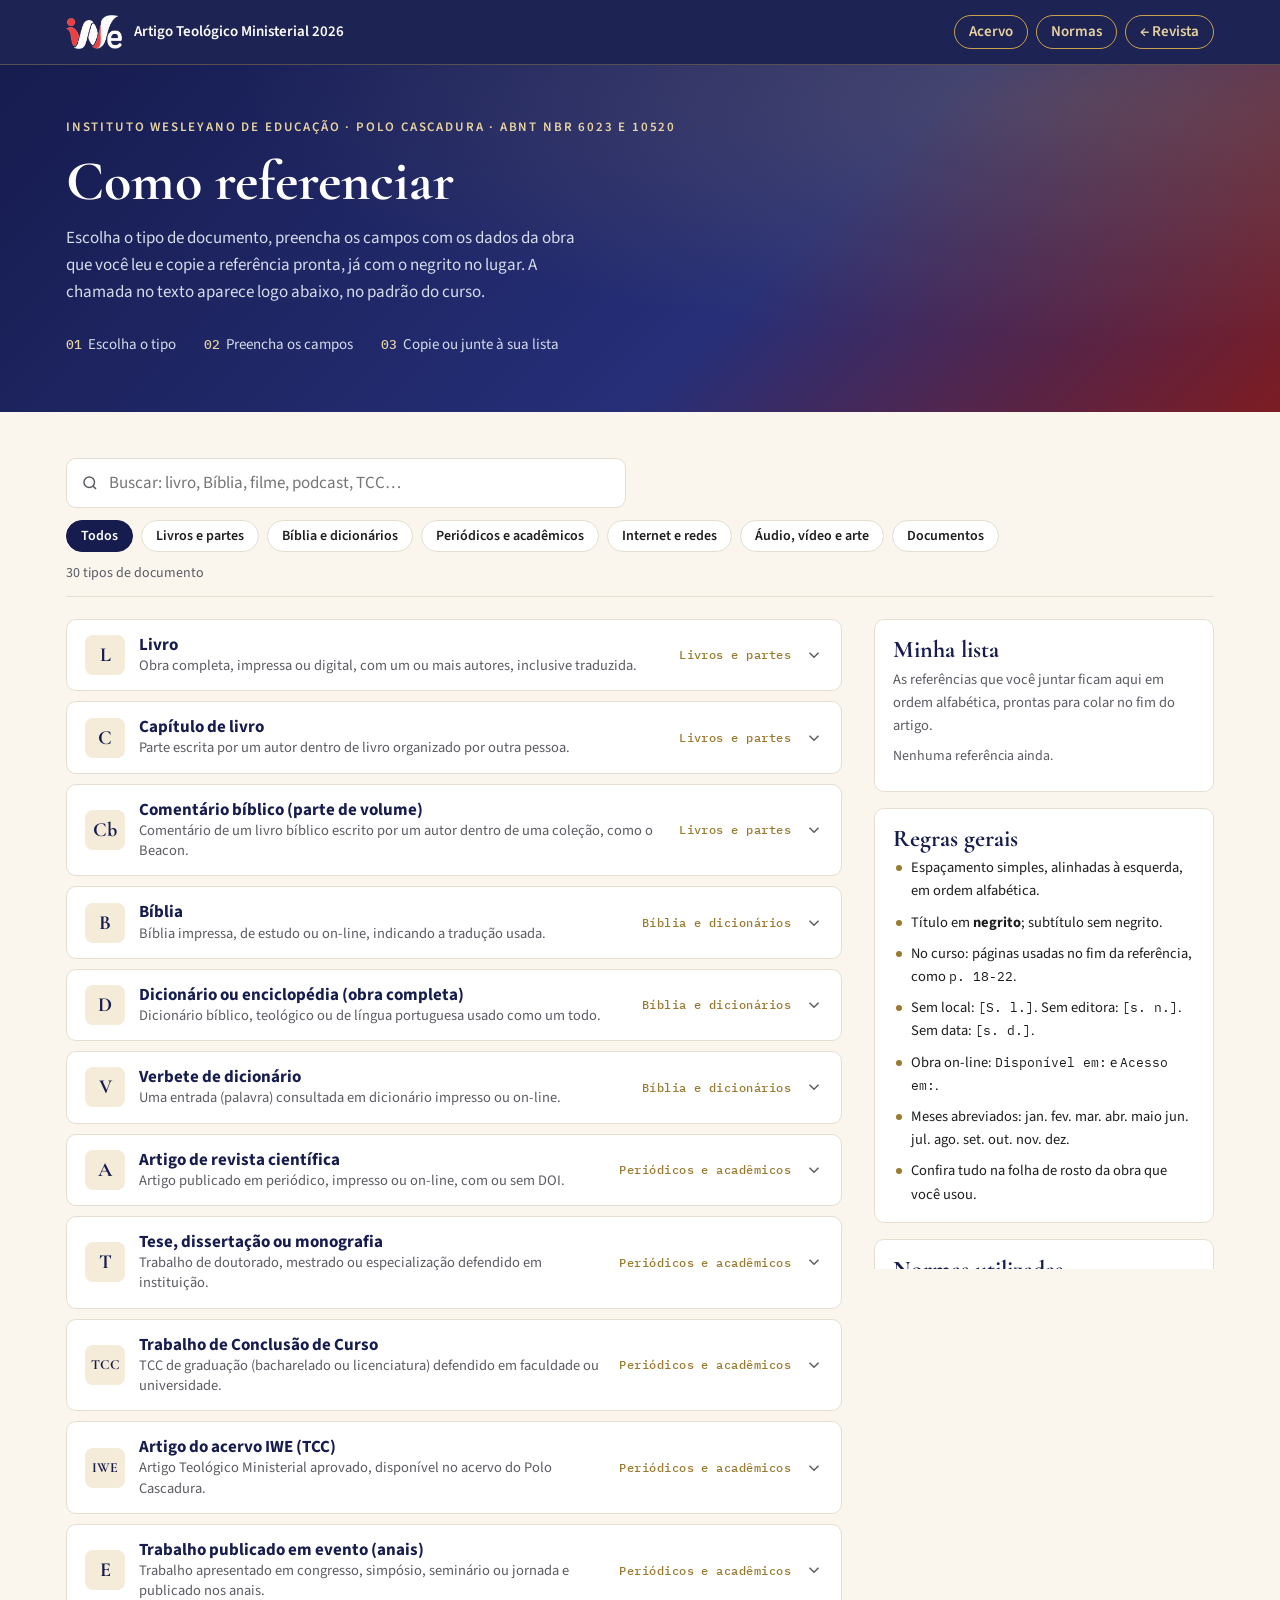
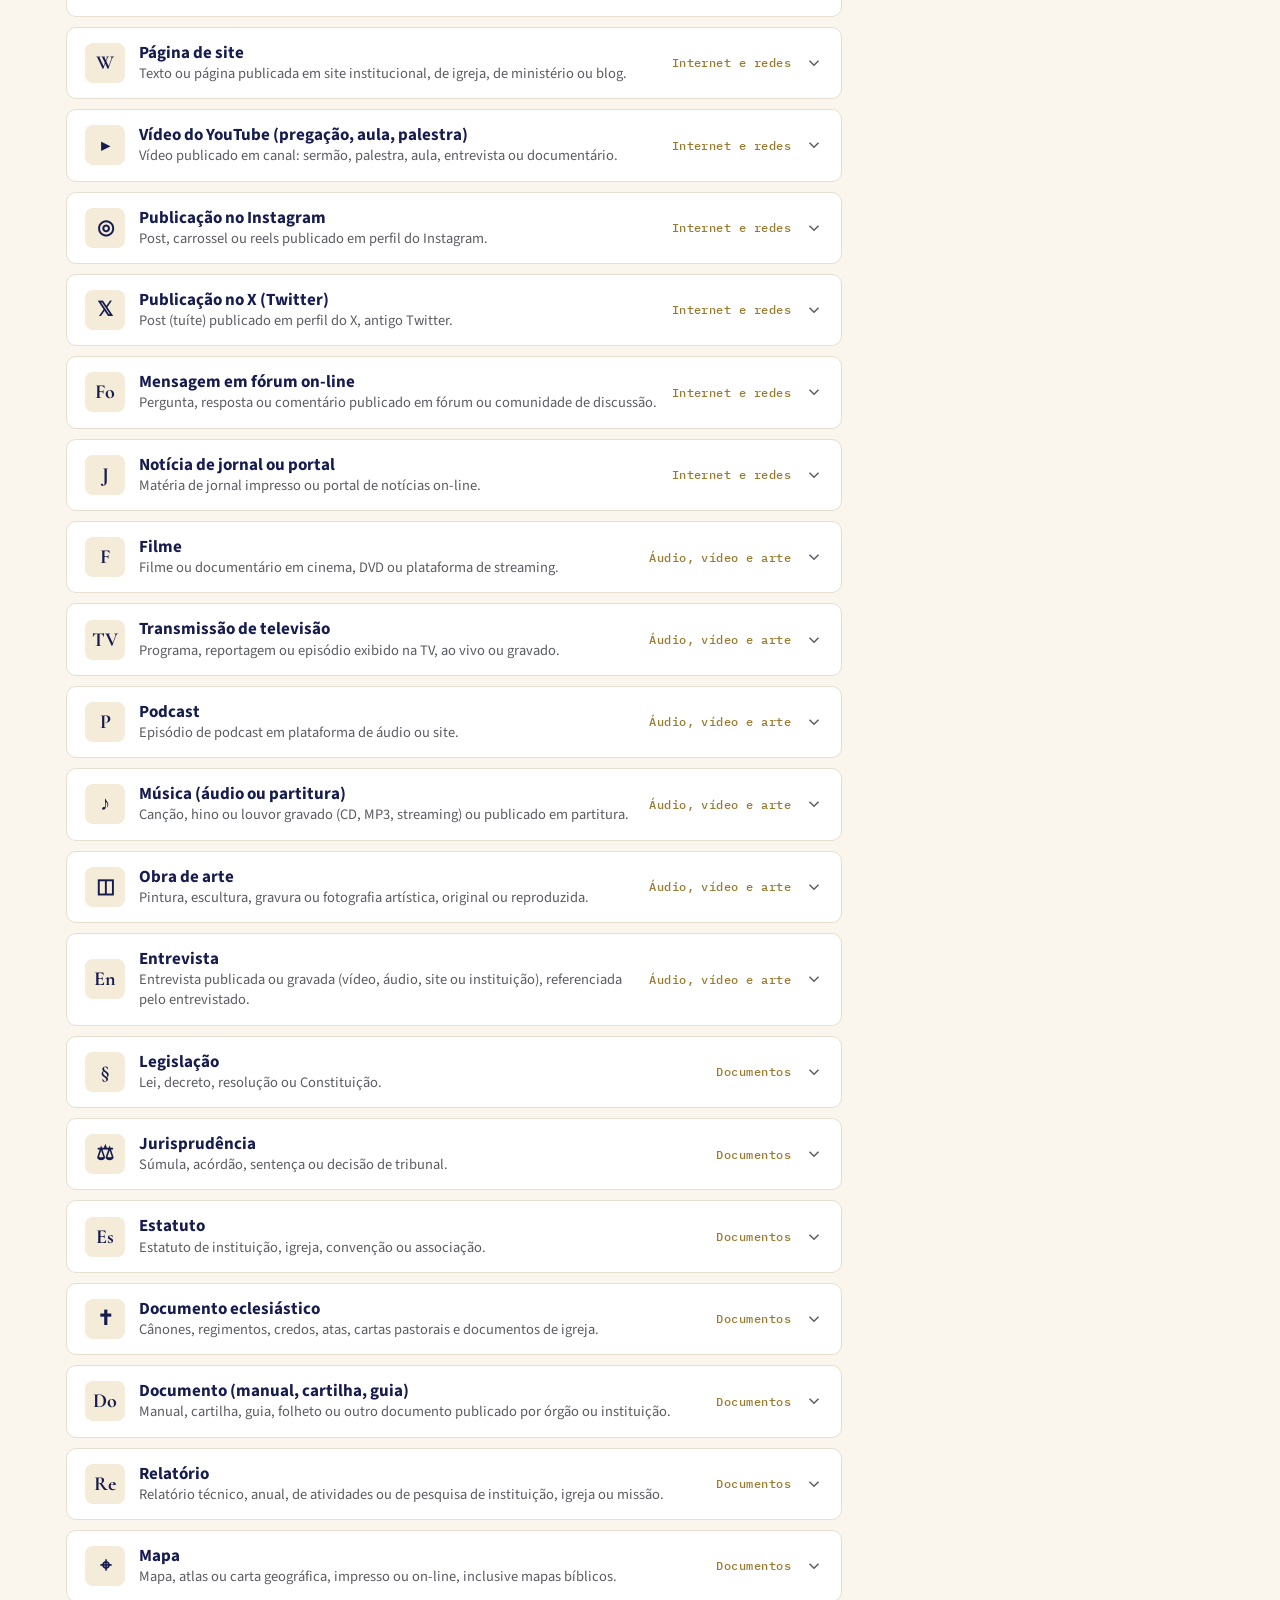
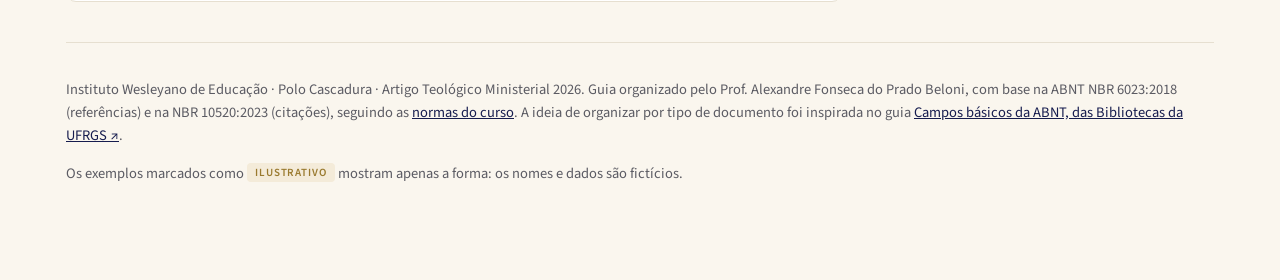
<file: referencias.html>
<!doctype html>
<html lang="pt-BR">
<head>
<meta charset="utf-8">
<meta name="viewport" content="width=device-width, initial-scale=1, viewport-fit=cover">
<title>Como referenciar (ABNT) · Artigo Teológico Ministerial</title>
<meta name="description" content="Guia interativo de referências ABNT para o Artigo Teológico Ministerial: livros, Bíblia, comentários, dicionários, artigos, sites, YouTube, Instagram e mais, com gerador de referências.">
<link rel="preconnect" href="https://fonts.googleapis.com">
<link rel="preconnect" href="https://fonts.gstatic.com" crossorigin>
<link rel="stylesheet" href="https://fonts.googleapis.com/css2?family=Cormorant+Garamond:wght@600;700&family=Source+Sans+3:ital,wght@0,400;0,600;0,700;1,400&family=IBM+Plex+Mono:wght@400;500&display=swap">
<link rel="icon" type="image/png" href="img/favicon.png">
<meta name="theme-color" content="#161c4e">
<meta property="og:title" content="Como referenciar (ABNT) · IWE Polo Cascadura">
<meta property="og:description" content="Escolha o tipo de documento, preencha os campos e copie a referência pronta no padrão ABNT.">
<meta property="og:image" content="https://alexandrebeloniimw-cmyk.github.io/revistateologicoministerialiwecascadura2026/img/og-image.jpg">
<style>
:root{
  --bg:#FAF6EE; --paper:#FFFFFF; --ink:#1D1D1F; --muted:#5B5B63; --line:#E6DFD0;
  --navy:#161C4E; --gold:#9A7A2F; --gold-soft:#F4EBD9; --ok:#1E7B34; --ok-soft:#E5F2E8; --no:#C42F35; --no-soft:#F9E6E6;
  --display:"Cormorant Garamond", Georgia, "Times New Roman", serif;
  --body:"Source Sans 3", "Segoe UI", Arial, sans-serif;
  --mono:"IBM Plex Mono", ui-monospace, Consolas, monospace;
}
*{box-sizing:border-box}
html{scroll-behavior:smooth}
@media (prefers-reduced-motion:reduce){html{scroll-behavior:auto}}
body{background:var(--bg);color:var(--ink);font:400 17px/1.6 var(--body);margin:0}
a{color:var(--navy)}
a:focus-visible,button:focus-visible,input:focus-visible,select:focus-visible,textarea:focus-visible{outline:2px solid var(--gold);outline-offset:2px}
.top{color:#fff;background:radial-gradient(ellipse at 85% 10%,rgba(201,161,74,.22),transparent 55%),linear-gradient(135deg,#161c4e 0%,#262f78 60%,#7d1c22 100%)}
.bar{background:rgba(22,28,78,.97);border-bottom:1px solid rgba(201,161,74,.35);position:sticky;top:0;z-index:20}
.bar-in{max-width:1180px;margin:0 auto;height:64px;display:flex;align-items:center;justify-content:space-between;gap:16px;padding-left:max(16px,env(safe-area-inset-left,0px));padding-right:max(16px,env(safe-area-inset-right,0px))}
.bar a{color:#fff;text-decoration:none;display:flex;align-items:center;gap:12px;font:600 15px/1.2 var(--body)}
.bar img{height:34px;width:auto}
.bar .links{display:flex;gap:8px}
.bar .back{border:1.5px solid #c9a14a;color:#e8d3a0;padding:7px 14px;border-radius:999px;white-space:nowrap}
.bar .back:hover{background:#c9a14a;color:#161c4e}
.top-in{max-width:1180px;margin:0 auto;padding-block:48px 40px;padding-left:max(16px,env(safe-area-inset-left,0px));padding-right:max(16px,env(safe-area-inset-right,0px))}
.eyebrow{font:600 13px/1.3 var(--body);letter-spacing:.14em;text-transform:uppercase;color:#E8D3A0}
h1{font:700 clamp(34px,5.6vw,56px)/1.05 var(--display);margin:12px 0 14px;text-wrap:balance;max-width:20ch;color:#fff}
.lead{max-width:64ch;color:#D5DCEA;margin:0}
.steps3{display:flex;flex-wrap:wrap;gap:10px 28px;margin-top:26px;font-size:15px;color:#D5DCEA;list-style:none;padding:0}
.steps3 b{color:#E8D3A0;font:500 13px/1 var(--mono);margin-right:6px}
.wrap{max-width:1180px;margin:0 auto;padding-block:32px 80px;padding-left:max(16px,env(safe-area-inset-left,0px));padding-right:max(16px,env(safe-area-inset-right,0px))}

/* Ferramentas de busca */
.tools{position:sticky;top:64px;z-index:10;background:var(--bg);padding:14px 0 12px;border-bottom:1px solid var(--line);margin-bottom:22px}
.search{display:flex;align-items:center;gap:10px;background:var(--paper);border:1.5px solid var(--line);border-radius:10px;padding:0 14px;max-width:560px}
.search:focus-within{border-color:var(--gold)}
.search svg{flex:none;color:var(--muted)}
.search input{border:0;background:transparent;font:400 17px/1 var(--body);padding:12px 0;width:100%;color:var(--ink)}
.search input:focus{outline:none}
.chips{display:flex;flex-wrap:wrap;gap:8px;margin-top:12px}
.chip{font:600 14px/1 var(--body);border:1.5px solid var(--line);background:var(--paper);color:var(--ink);border-radius:999px;padding:8px 14px;cursor:pointer}
.chip:hover{border-color:var(--gold)}
.chip[aria-pressed="true"]{background:var(--navy);border-color:var(--navy);color:#fff}
.count{font-size:14px;color:var(--muted);margin:10px 0 0}

.layout{display:grid;grid-template-columns:minmax(0,1fr) 340px;gap:32px;align-items:start}

/* Cartões de tipo */
.types{display:grid;gap:10px}
.type{background:var(--paper);border:1px solid var(--line);border-radius:10px;scroll-margin-top:200px}
.type.open{border-color:var(--gold);box-shadow:0 2px 0 var(--gold-soft)}
.type-h{all:unset;box-sizing:border-box;display:flex;align-items:center;gap:14px;width:100%;padding:14px 18px;cursor:pointer}
.type-h:focus-visible{outline:2px solid var(--gold);outline-offset:-2px;border-radius:10px}
.type-ic{flex:none;width:40px;height:40px;border-radius:8px;background:var(--gold-soft);color:var(--navy);display:grid;place-items:center;font:700 20px/1 var(--display)}
.type-t{flex:1;min-width:0}
.type-t b{display:block;font:700 17px/1.3 var(--body);color:var(--navy)}
.type-t span{display:block;font-size:14.5px;color:var(--muted);line-height:1.4}
.type-cat{font:500 11.5px/1 var(--mono);color:var(--gold);letter-spacing:.04em;white-space:nowrap}
.chev{flex:none;transition:transform .2s;color:var(--muted)}
.type.open .chev{transform:rotate(180deg)}
.type-b{padding:0 18px 20px;border-top:1px solid var(--line)}
.type-b[hidden]{display:none}
.lbl{font:600 12px/1.3 var(--body);letter-spacing:.12em;text-transform:uppercase;color:var(--muted);margin:18px 0 8px;display:block}
.ess{display:flex;flex-wrap:wrap;gap:6px}
.ess span{font-size:14px;border:1px solid var(--line);border-radius:99px;padding:3px 11px;background:var(--bg)}
.model{font:400 14.5px/1.6 var(--mono);background:var(--bg);border:1px dashed var(--line);border-radius:8px;padding:12px 14px;color:#33333a;overflow-wrap:anywhere}
.model b{color:var(--navy)}
.form{display:grid;grid-template-columns:1fr 1fr;gap:12px 14px}
.f{display:flex;flex-direction:column;gap:4px;min-width:0}
.f.w{grid-column:1/-1}
.f label{font:600 14px/1.3 var(--body)}
.f small{font-size:13px;color:var(--muted);line-height:1.35}
.f input,.f select,.f textarea{font:400 15.5px/1.4 var(--body);padding:9px 11px;border:1.5px solid var(--line);border-radius:7px;background:#fff;color:var(--ink);width:100%}
.f textarea{resize:vertical;min-height:62px}
.f input:focus,.f select:focus,.f textarea:focus{border-color:var(--gold);outline:none}
.out{margin-top:18px;background:var(--paper);border:1px solid var(--line);border-left:4px solid var(--navy);border-radius:4px;padding:16px 18px;font-family:"Times New Roman",Times,serif;font-size:17px;line-height:1.5;overflow-wrap:anywhere}
.out .miss{background:var(--no-soft);color:var(--no);font-family:var(--body);font-size:.85em;padding:0 4px;border-radius:3px}
.cite{margin-top:10px;font-size:15px;color:var(--muted)}
.cite code{font-family:"Times New Roman",Times,serif;font-size:16px;color:var(--ink);background:var(--bg);padding:1px 6px;border-radius:4px}
.acts{display:flex;flex-wrap:wrap;gap:8px;margin-top:14px}
.acts[hidden]{display:none}
.btn{font:600 14.5px/1 var(--body);border-radius:999px;padding:10px 16px;cursor:pointer;border:1.5px solid var(--navy);background:var(--navy);color:#fff}
.btn:hover{background:#262f78}
.btn.ghost{background:transparent;color:var(--navy)}
.btn.ghost:hover{background:var(--gold-soft)}
.btn.sm{padding:7px 12px;font-size:13.5px}
.tips{list-style:none;margin:6px 0 0;padding:0;display:grid;gap:6px;font-size:15px}
.tips li{position:relative;padding-left:20px}
.tips li::before{content:"";position:absolute;left:4px;top:.65em;width:6px;height:6px;border-radius:50%;background:var(--gold)}
.tag{display:inline-block;font:600 11px/1 var(--body);letter-spacing:.08em;text-transform:uppercase;background:var(--gold-soft);color:var(--gold);padding:4px 8px;border-radius:4px;margin-left:6px;vertical-align:2px}
.empty{background:var(--paper);border:1px dashed var(--line);border-radius:10px;padding:24px;text-align:center;color:var(--muted)}

/* Lateral: minha lista e regras */
aside{position:sticky;top:230px;display:grid;gap:16px;max-height:calc(100vh - 250px);overflow:auto}
.panel{background:var(--paper);border:1px solid var(--line);border-radius:10px;padding:16px 18px}
.panel h2{font:700 24px/1.15 var(--display);color:var(--navy);margin:0 0 4px}
.panel p{font-size:14.5px;color:var(--muted);margin:0 0 10px}
.mylist{list-style:none;margin:0;padding:0;display:grid;gap:8px;font-family:"Times New Roman",Times,serif;font-size:15px;line-height:1.4}
.mylist li{display:flex;gap:8px;align-items:flex-start;border-bottom:1px solid var(--line);padding-bottom:8px}
.mylist li span{flex:1;min-width:0;overflow-wrap:anywhere}
.mylist button{all:unset;cursor:pointer;color:var(--muted);font:600 18px/1 var(--body);padding:2px 6px;border-radius:4px}
.mylist button:hover{color:var(--no);background:var(--no-soft)}
.rules{list-style:none;margin:0;padding:0;display:grid;gap:8px;font-size:14.5px}
.rules li{position:relative;padding-left:18px}
.rules li::before{content:"";position:absolute;left:3px;top:.62em;width:6px;height:6px;border-radius:50%;background:var(--gold)}
.mono{font-family:var(--mono);font-size:.9em}

.toast{position:fixed;left:50%;bottom:24px;transform:translateX(-50%) translateY(20px);background:var(--navy);color:#fff;font:600 15px/1 var(--body);padding:12px 18px;border-radius:999px;opacity:0;pointer-events:none;transition:.2s;z-index:50}
.toast.show{opacity:1;transform:translateX(-50%) translateY(0)}
footer{border-top:1px solid var(--line);padding-top:20px;margin-top:40px;color:var(--muted);font-size:14.5px}

@media (max-width:980px){
  .layout{grid-template-columns:minmax(0,1fr)}
  aside{position:static;max-height:none}
  .tools{position:static}
  .type{scroll-margin-top:80px}
  aside .rulesp{display:none}
}
@media (max-width:620px){
  .bar a span{display:none}
  .bar .back{padding:6px 10px;font-size:13.5px}
  .form{grid-template-columns:1fr}
  .type-cat{display:none}
  body{font-size:16.5px}
}
</style>
</head>
<body>

<div class="bar"><div class="bar-in">
  <a href="./"><img src="img/logo-iwe-claro.png" alt="IWE – Instituto Wesleyano de Educação"><span>Artigo Teológico Ministerial 2026</span></a>
  <div class="links"><a href="acervo.html" class="back">Acervo</a><a href="normas.html#referencias" class="back">Normas</a><a href="./" class="back">← Revista</a></div>
</div></div>

<header class="top"><div class="top-in">
  <span class="eyebrow">Instituto Wesleyano de Educação · Polo Cascadura · ABNT NBR 6023 e 10520</span>
  <h1>Como referenciar</h1>
  <p class="lead">Escolha o tipo de documento, preencha os campos com os dados da obra que você leu e copie a referência pronta, já com o negrito no lugar. A chamada no texto aparece logo abaixo, no padrão do curso.</p>
  <ol class="steps3">
    <li><b>01</b>Escolha o tipo</li>
    <li><b>02</b>Preencha os campos</li>
    <li><b>03</b>Copie ou junte à sua lista</li>
  </ol>
</div></header>

<div class="wrap">
  <div class="tools">
    <label class="search">
      <svg width="18" height="18" viewBox="0 0 24 24" fill="none" stroke="currentColor" stroke-width="2" aria-hidden="true"><circle cx="11" cy="11" r="7"/><path d="m20 20-3.5-3.5"/></svg>
      <input id="q" type="search" placeholder="Buscar: livro, Bíblia, filme, podcast, TCC…" aria-label="Buscar tipo de documento" autocomplete="off">
    </label>
    <div class="chips" id="chips" role="group" aria-label="Filtrar por categoria"></div>
    <p class="count" id="count" aria-live="polite"></p>
  </div>

  <div class="layout">
    <main>
      <div class="types" id="types"></div>
      <div class="empty" id="empty" hidden>Nenhum tipo encontrado. Tente outra palavra, como <b>livro</b>, <b>site</b> ou <b>vídeo</b>.</div>
    </main>

    <aside>
      <div class="panel" id="listPanel">
        <h2>Minha lista</h2>
        <p>As referências que você juntar ficam aqui em ordem alfabética, prontas para colar no fim do artigo.</p>
        <ol class="mylist" id="mylist"></ol>
        <div class="acts" id="listActs" hidden>
          <button class="btn sm" id="copyAll">Copiar todas</button>
          <button class="btn ghost sm" id="clearAll">Limpar</button>
        </div>
      </div>
      <div class="panel rulesp">
        <h2>Regras gerais</h2>
        <ul class="rules">
          <li>Espaçamento simples, alinhadas à esquerda, em ordem alfabética.</li>
          <li>Título em <b>negrito</b>; subtítulo sem negrito.</li>
          <li>No curso: páginas usadas no fim da referência, como <span class="mono">p. 18-22</span>.</li>
          <li>Sem local: <span class="mono">[S. l.]</span>. Sem editora: <span class="mono">[s. n.]</span>. Sem data: <span class="mono">[s. d.]</span>.</li>
          <li>Obra on-line: <span class="mono">Disponível em:</span> e <span class="mono">Acesso em:</span>.</li>
          <li>Meses abreviados: jan. fev. mar. abr. maio jun. jul. ago. set. out. nov. dez.</li>
          <li>Confira tudo na folha de rosto da obra que você usou.</li>
        </ul>
      </div>
      <div class="panel rulesp">
        <h2>Normas utilizadas</h2>
        <ul class="rules">
          <li><b>ABNT NBR 6023:2018</b> – Referências: elaboração.</li>
          <li><b>ABNT NBR 10520:2023</b> – Citações em documentos: no texto, o sobrenome vai só com a inicial maiúscula, como <span class="mono">(Silva, 2012, p. 45)</span>.</li>
          <li><b>ABNT NBR 6022:2018</b> – Artigo em publicação periódica científica.</li>
          <li><b>ABNT NBR 15287:2025</b> – Projeto de pesquisa, usada no <a href="https://alexandrebeloniimw-cmyk.github.io/laboratorio-projeto-pesquisa/" target="_blank" rel="noopener">Laboratório de Projeto de Pesquisa ↗</a>.</li>
        </ul>
      </div>
    </aside>
  </div>

  <footer>
    <p>Instituto Wesleyano de Educação · Polo Cascadura · Artigo Teológico Ministerial 2026. Guia organizado pelo Prof. Alexandre Fonseca do Prado Beloni, com base na ABNT NBR 6023:2018 (referências) e na NBR 10520:2023 (citações), seguindo as <a href="normas.html">normas do curso</a>. A ideia de organizar por tipo de documento foi inspirada no guia <a href="https://www.ufrgs.br/bibliotecas/ferramentas/campos-basicos-abnt-zotero/" target="_blank" rel="noopener">Campos básicos da ABNT, das Bibliotecas da UFRGS ↗</a>.</p>
    <p>Os exemplos marcados como <span class="tag" style="margin:0">ilustrativo</span> mostram apenas a forma: os nomes e dados são fictícios.</p>
  </footer>
</div>

<div class="toast" id="toast" role="status" aria-live="polite"></div>

<script>
(function(){
"use strict";

/* ---------- Utilidades ---------- */
var MESES=["jan.","fev.","mar.","abr.","maio","jun.","jul.","ago.","set.","out.","nov.","dez."];
function esc(s){return String(s==null?"":s).replace(/[&<>"]/g,function(c){return {"&":"&amp;","<":"&lt;",">":"&gt;",'"':"&quot;"}[c];});}
function t(s){return String(s==null?"":s).trim();}
function miss(label){return '<span class="miss">['+esc(label)+']</span>';}
function req(v,label){return t(v)?esc(t(v)):miss(label);}
function endDot(s){s=s.replace(/\s+$/,"");return /[.?!]$/.test(s.replace(/<[^>]+>/g,""))?s:s+".";}
function shortW(w){return w.replace(/[^\wÀ-ÿ]/g,"").length<=2||/^(uma|uns|umas)$/i.test(w);}
function upFirstWord(s){ // 1ª palavra em maiúsculas; artigo ou monossílabo leva junto a palavra seguinte
  var ws=t(s).split(/\s+/),n=1;if(!ws[0])return "";while(n<ws.length&&n<3&&shortW(ws[n-1]))n++;
  return ws.slice(0,n).join(" ").toUpperCase()+(ws.length>n?" "+ws.slice(n).join(" "):"");}
function dataBR(iso){ // 2026-11-09 -> 9 nov. 2026
  if(!iso)return "";var p=iso.split("-");if(p.length!==3)return esc(iso);
  return parseInt(p[2],10)+" "+MESES[parseInt(p[1],10)-1]+" "+p[0];
}
function today(){var d=new Date();return d.getFullYear()+"-"+String(d.getMonth()+1).padStart(2,"0")+"-"+String(d.getDate()).padStart(2,"0");}
function yearOf(s){var m=String(s||"").match(/(1[5-9]|20)\d{2}/);return m?m[0]:"";}

/* Autores: um por linha, "Sobrenome, Prenome". Sem vírgula = entidade. */
function lines(v){return String(v||"").split(/\n|;/).map(t).filter(Boolean);}
function fmtAuthor(a){var i=a.indexOf(",");if(i<0)return esc(a.toUpperCase());return esc(a.slice(0,i).trim().toUpperCase())+", "+esc(a.slice(i+1).trim());}
function isEtAl(a){return /^et\.? al\.?$/i.test(a);}
function fmtAuthors(v,role){var L=lines(v);if(!L.length)return "";var ea=L.some(isEtAl);L=L.filter(function(a){return !isEtAl(a);});var s=L.map(fmtAuthor).join("; ")+(ea?" <i>et al.</i>":"");return role?s+" ("+role+")":s;}
function citeEnt(v){var a=lines(v).filter(function(x){return !isEtAl(x);})[0]||"";if(a.indexOf(",")>-1)return citeAuthors(v);return a.split(/\.\s/)[0].replace(/\.$/,"").trim();}
function natName(a){var i=a.indexOf(",");return i<0?a:a.slice(i+1).trim()+" "+a.slice(0,i).trim();}
function natList(v){var L=lines(v).filter(function(a){return !isEtAl(a);}).map(natName).map(esc);if(L.length<2)return L.join("");return L.slice(0,-1).join(", ")+" e "+L[L.length-1];}
function citeName(a){var i=a.indexOf(",");return i<0?a:a.slice(0,i).trim();}
function citeAuthors(v){
  var all=lines(v),ea=all.some(isEtAl),L=all.filter(function(a){return !isEtAl(a);}).map(citeName);if(!L.length)return "";if(ea)return L[0]+" et al.";
  if(L.length===1)return L[0];if(L.length===2)return L[0]+" e "+L[1];if(L.length===3)return L[0]+", "+L[1]+" e "+L[2];
  return L[0]+" et al.";
}
function titleCase1(w){w=w.toLowerCase();return w.charAt(0).toUpperCase()+w.slice(1);}
function citeTitle(title){var ws=t(title).split(/\s+/),n=1;if(!ws[0])return "Título [...]";while(n<ws.length&&n<3&&shortW(ws[n-1]))n++;return titleCase1(ws[0])+(n>1?" "+ws.slice(1,n).join(" ").toLowerCase():"")+" [...]";}

function tit(v,sub){var s=req(v,"Título");return "<b>"+s+"</b>"+(t(sub)?": "+esc(t(sub)):"");}
function ed(v){v=t(v);if(!v)return "";return /ed\.?$/i.test(v)?esc(v)+" ":esc(v.replace(/[ªa.]+$/,""))+". ed. ";}
function trad(v){return t(v)?"Tradução de "+esc(t(v))+". ":"";}
function pub(local,editora,ano){
  local=t(local);editora=t(editora);ano=t(ano);
  var a=ano?esc(ano):"[s. d.]";
  if(!local&&!editora)return "[S. l.: s. n.], "+a+". ";
  return (local?esc(local):"[S. l.]")+": "+(editora?esc(editora):"[s. n.]")+", "+a+". ";
}
function pags(v){v=t(v);if(!v)return "";return /^p\./.test(v)?esc(v)+".":"p. "+esc(v)+".";}
function online(url,acc){url=t(url);if(!url)return "";return " Disponível em: "+esc(url)+". Acesso em: "+(acc?dataBR(acc):miss("data de acesso"))+".";}
function dur(sup,d){sup=t(sup);d=t(d);if(!sup&&!d)return "";return esc(sup||"1 vídeo")+(d?" ("+esc(d)+")":"")+". ";}
function upT(v,label){return t(v)?esc(upFirstWord(v)):miss(label||"TÍTULO");}
function join(){return Array.prototype.join.call(arguments,"").replace(/\s+/g," ").replace(/\s+\./g,".").replace(/([^.])\.\.(?!\.)/g,"$1.").replace(/([?!])((?:<\/[bi]>)?)\./g,"$1$2").trim();}

/* ---------- Tipos de documento ---------- */
var CATS=[["livros","Livros e partes"],["biblia","Bíblia e dicionários"],["academicos","Periódicos e acadêmicos"],["internet","Internet e redes"],["midia","Áudio, vídeo e arte"],["documentos","Documentos"]];
var ACERVO="https://alexandrebeloniimw-cmyk.github.io/revistateologicoministerialiwecascadura2026/acervo.html";

var F={ // campos reutilizáveis
  autores:{k:"autores",label:"Autor(es)",type:"authors",hint:"Um por linha: Sobrenome, Prenome. Instituição: escreva o nome sem vírgula. Mais de três: o primeiro e, na linha de baixo, et al.",w:1},
  titulo:{k:"titulo",label:"Título",w:1},
  subtitulo:{k:"subtitulo",label:"Subtítulo",hint:"Opcional. Sai sem negrito, depois de dois-pontos."},
  tradutor:{k:"tradutor",label:"Tradutor(a)",hint:"Opcional"},
  edicao:{k:"edicao",label:"Edição",hint:"Só a partir da 2ª. Ex.: 2"},
  local:{k:"local",label:"Local (cidade)"},
  editora:{k:"editora",label:"Editora"},
  ano:{k:"ano",label:"Ano"},
  paginas:{k:"paginas",label:"Páginas usadas",hint:"Ex.: 18-22, 60-61"},
  url:{k:"url",label:"Endereço (link)",hint:"Só para obra on-line",w:1},
  acesso:{k:"acesso",label:"Data de acesso",type:"date"}
};
function fx(base,over){var o={};for(var k in base)o[k]=base[k];for(var j in over)o[j]=over[j];return o;}

var TYPES=[
{id:"livro",cat:"livros",ic:"L",name:"Livro",desc:"Obra completa, impressa ou digital, com um ou mais autores, inclusive traduzida.",kw:"obra autor tradução ebook e-book",
 ess:["Autor","Título","Edição","Local","Editora","Ano"],
 model:"SOBRENOME, Prenome. <b>Título</b>: subtítulo. Tradução de Nome. 2. ed. Local: Editora, ano. p. x-y.",
 fields:[F.autores,F.titulo,F.subtitulo,F.tradutor,F.edicao,F.local,F.editora,F.ano,F.paginas,F.url,F.acesso],
 ex:{autores:"Lopes, Hernandes Dias",titulo:"De pastor a pastor",local:"São Paulo",editora:"Hagnos",ano:"2008",paginas:"18-22, 60-61"},
 build:function(v){return {ref:join(endDot(fmtAuthors(v.autores)||miss("Autor"))," ",tit(v.titulo,v.subtitulo),". ",trad(v.tradutor),ed(v.edicao),pub(v.local,v.editora,v.ano),pags(v.paginas),online(v.url,v.acesso)),who:citeAuthors(v.autores),yr:t(v.ano)};},
 tips:["Até três autores, todos aparecem, separados por ponto e vírgula. Com mais de três, pode-se usar o primeiro seguido de et al.","O ano é o da edição usada, e não o da reimpressão.","E-book: preencha o link, se houver, ou acrescente o formato depois do ano (ex.: E-book)."]},

{id:"capitulo",cat:"livros",ic:"C",name:"Capítulo de livro",desc:"Parte escrita por um autor dentro de livro organizado por outra pessoa.",kw:"parte coletânea organizador org. in",
 ess:["Autor do capítulo","Título do capítulo","In: Organizador","Título do livro","Local","Editora","Ano","Páginas"],
 model:"SOBRENOME, Prenome. Título do capítulo. In: SOBRENOME, Prenome (org.). <b>Título do livro</b>: subtítulo. Local: Editora, ano. p. x-y.",
 fields:[fx(F.autores,{label:"Autor(es) do capítulo"}),fx(F.titulo,{k:"cap",label:"Título do capítulo"}),fx(F.autores,{k:"org",label:"Organizador(es) do livro"}),{k:"papel",label:"Função",type:"select",opts:["org.","ed.","coord."]},fx(F.titulo,{label:"Título do livro"}),F.subtitulo,F.edicao,F.local,F.editora,F.ano,fx(F.paginas,{label:"Páginas do capítulo"}),F.url,F.acesso],
 ex:{autores:"Silva, João",cap:"A pregação expositiva na igreja local",org:"Souza, Maria",papel:"org.",titulo:"Ministério pastoral hoje",subtitulo:"desafios e práticas",local:"Rio de Janeiro",editora:"Editora Exemplo",ano:"2020",paginas:"45-68"},demo:1,
 build:function(v){return {ref:join(endDot(fmtAuthors(v.autores)||miss("Autor"))," ",req(v.cap,"Título do capítulo"),". <i>In</i>: ",fmtAuthors(v.org,v.papel)||miss("Organizador"),". ",tit(v.titulo,v.subtitulo),". ",ed(v.edicao),pub(v.local,v.editora,v.ano),pags(v.paginas),online(v.url,v.acesso)),who:citeAuthors(v.autores),yr:t(v.ano)};},
 tips:["A chamada no texto é feita pelo autor do capítulo, e não pelo organizador.","Quando o autor do capítulo é o mesmo do livro, repita o nome depois do In:."]},

{id:"comentario",cat:"livros",ic:"Cb",name:"Comentário bíblico (parte de volume)",desc:"Comentário de um livro bíblico escrito por um autor dentro de uma coleção, como o Beacon.",kw:"beacon cpad coleção volume exegese",
 ess:["Autor da parte","Título da parte","In: Título da coleção","Tradutor","Local","Editora","Ano","Volume","Páginas"],
 model:"SOBRENOME, Prenome. Título da parte. In: TÍTULO da coleção: subtítulo do volume. Tradução de Nome. Local: Editora, ano. v. n, p. x-y.",
 fields:[fx(F.autores,{label:"Autor da parte"}),fx(F.titulo,{k:"parte",label:"Título da parte (livro bíblico comentado)"}),fx(F.titulo,{k:"obra",label:"Título da coleção",hint:"A primeira palavra sai em maiúsculas automaticamente."}),fx(F.subtitulo,{label:"Subtítulo do volume",hint:"Ex.: Romanos a 2 Coríntios"}),F.tradutor,F.local,F.editora,F.ano,{k:"vol",label:"Volume",hint:"Ex.: 8"},fx(F.paginas,{label:"Páginas"})],
 ex:{autores:"Metz, Donald S.",parte:"A Primeira Epístola de Paulo aos Coríntios",obra:"Comentário bíblico Beacon",subtitulo:"Romanos a 2 Coríntios",tradutor:"Degmar Ribas Júnior",local:"Rio de Janeiro",editora:"CPAD",ano:"2006",vol:"8",paginas:"233-394"},
 build:function(v){var vol=t(v.vol)?"v. "+esc(t(v.vol))+(t(v.paginas)?", ":"."):"";var p=t(v.paginas)?(vol?"p. "+esc(t(v.paginas).replace(/^p\.\s*/,""))+".":pags(v.paginas)):"";
  return {ref:join(endDot(fmtAuthors(v.autores)||miss("Autor"))," ",req(v.parte,"Título da parte"),". <i>In</i>: ",t(v.obra)?esc(upFirstWord(v.obra)):miss("Coleção"),t(v.subtitulo)?": "+esc(t(v.subtitulo)):"",". ",trad(v.tradutor),pub(v.local,v.editora,v.ano),vol,p),who:citeAuthors(v.autores),yr:t(v.ano)};},
 tips:["O título da coleção não leva negrito, porque a entrada é pelo título (primeira palavra em maiúsculas).","Dois autores com o mesmo sobrenome e o mesmo ano: acrescente a inicial na chamada, como Taylor, R. (2006) e Taylor, W. (2006).","Todo texto bíblico do artigo recebe análise com comentarista."]},

{id:"biblia",cat:"biblia",ic:"B",name:"Bíblia",desc:"Bíblia impressa, de estudo ou on-line, indicando a tradução usada.",kw:"escrituras versão almeida ara arc nvi sagrada",
 ess:["BÍBLIA","Idioma","Título","Tradução","Edição","Local","Editora","Ano"],
 model:"BÍBLIA. Idioma. <b>Título</b>: versão. Tradução de Nome. 2. ed. Local: Editora, ano.",
 fields:[{k:"idioma",label:"Idioma",hint:"Ex.: Português"},fx(F.titulo,{w:0}),fx(F.subtitulo,{label:"Versão",hint:"Ex.: Almeida Revista e Atualizada"}),F.tradutor,F.edicao,F.local,F.editora,F.ano,{k:"sigla",label:"Sigla da versão (para a citação)",hint:"Ex.: ARA, ARC, NVI"},F.url,F.acesso],
 ex:{idioma:"Português",titulo:"Bíblia Sagrada",subtitulo:"Almeida Revista e Atualizada",tradutor:"João Ferreira de Almeida",edicao:"2",local:"Barueri",editora:"Sociedade Bíblica do Brasil",ano:"1993",sigla:"ARA"},
 build:function(v){return {ref:join("BÍBLIA. ",t(v.idioma)?esc(t(v.idioma))+". ":"",tit(v.titulo,v.subtitulo),". ",trad(v.tradutor),ed(v.edicao),pub(v.local,v.editora,v.ano),online(v.url,v.acesso)),cite:"(Jo 3.16, "+esc(t(v.sigla)||"sigla")+")"};},
 tips:["No texto, indique livro, capítulo e versículo com a sigla da versão: (1Tm 4.16, ARC).","Se usar mais de uma versão, faça uma referência para cada."]},

{id:"dicionario",cat:"biblia",ic:"D",name:"Dicionário ou enciclopédia (obra completa)",desc:"Dicionário bíblico, teológico ou de língua portuguesa usado como um todo.",kw:"dicionários enciclopédia léxico houaiss aurélio teológico bíblico",
 ess:["Autor ou organizador","Título","Edição","Local","Editora","Ano","Volumes"],
 model:"SOBRENOME, Prenome (org.). <b>Título do dicionário</b>. 2. ed. Local: Editora, ano. 3 v.",
 fields:[fx(F.autores,{label:"Autor(es) ou organizador(es)",hint:"Um por linha. Deixe vazio se a obra não tiver autor."}),{k:"papel",label:"Função",type:"select",opts:["","org.","ed.","coord."],optl:["autor","org.","ed.","coord."]},F.titulo,F.subtitulo,F.edicao,F.local,F.editora,F.ano,{k:"vols",label:"Nº de volumes",hint:"Opcional. Ex.: 3"},F.url,F.acesso],
 ex:{autores:"Houaiss, Antônio\nVillar, Mauro de Salles",papel:"",titulo:"Dicionário Houaiss da língua portuguesa",local:"Rio de Janeiro",editora:"Objetiva",ano:"2001"},
 build:function(v){var a=fmtAuthors(v.autores,v.papel);var head=a?endDot(a)+" "+tit(v.titulo,v.subtitulo)+". ":esc(upFirstWord(v.titulo||""))+(t(v.subtitulo)?": "+esc(t(v.subtitulo)):"")+". ";
  return {ref:join(head,ed(v.edicao),pub(v.local,v.editora,v.ano),t(v.vols)?esc(t(v.vols))+" v.":"",online(v.url,v.acesso)),who:a?citeAuthors(v.autores):citeTitle(v.titulo),yr:t(v.ano)};},
 tips:["Quando você consultou só um verbete, use o tipo “Verbete de dicionário”.","Dicionário sem autor na folha de rosto entra pelo título, com a primeira palavra em maiúsculas e sem negrito."]},

{id:"verbete",cat:"biblia",ic:"V",name:"Verbete de dicionário",desc:"Uma entrada (palavra) consultada em dicionário impresso ou on-line.",kw:"dicionários verbete palavra entrada significado on-line dicio",
 ess:["Autor do verbete (se houver)","Verbete","In: Dicionário","Local","Editora","Ano","Página ou link"],
 model:"VERBETE. In: SOBRENOME, Prenome. <b>Título do dicionário</b>. Local: Editora, ano. p. x.",
 fields:[fx(F.autores,{label:"Autor do verbete",hint:"Opcional: só em dicionários com verbetes assinados."}),{k:"verbete",label:"Verbete (palavra consultada)"},fx(F.autores,{k:"obraAut",label:"Autor(es) do dicionário",hint:"Deixe vazio se o dicionário não tiver autor."}),fx(F.titulo,{label:"Título do dicionário"}),F.local,F.editora,F.ano,{k:"vol",label:"Volume",hint:"Opcional"},fx(F.paginas,{label:"Página"}),F.url,F.acesso],
 ex:{verbete:"Graça",obraAut:"Houaiss, Antônio\nVillar, Mauro de Salles",titulo:"Dicionário Houaiss da língua portuguesa",local:"Rio de Janeiro",editora:"Objetiva",ano:"2001"},
 build:function(v){var aut=fmtAuthors(v.autores);var head=aut?endDot(aut)+" "+req(v.verbete,"Verbete")+". ":(t(v.verbete)?esc(t(v.verbete).toUpperCase()):miss("VERBETE"))+". ";
  var oa=fmtAuthors(v.obraAut);var obra=oa?oa+". "+tit(v.titulo)+". ":esc(upFirstWord(v.titulo||""))+". ";
  var vol=t(v.vol)?"v. "+esc(t(v.vol))+(t(v.paginas)?", ":"."):"";var p=t(v.paginas)?(vol?"p. "+esc(t(v.paginas))+".":pags(v.paginas)):"";
  return {ref:join(head,"<i>In</i>: ",obra,pub(v.local,v.editora,v.ano),vol,p,online(v.url,v.acesso)),who:aut?citeAuthors(v.autores):titleCase1(t(v.verbete)||"Verbete"),yr:t(v.ano)};},
 tips:["Sem autor do verbete, a entrada é a própria palavra em maiúsculas: GRAÇA. In: …","Dicionário on-line: preencha o link e a data de acesso; o ano é o da página consultada."]},

{id:"periodico",cat:"academicos",ic:"A",name:"Artigo de revista científica",desc:"Artigo publicado em periódico, impresso ou on-line, com ou sem DOI.",kw:"periódico revista journal doi scielo",
 ess:["Autor","Título do artigo","Nome da revista","Local","Volume","Número","Páginas","Data"],
 model:"SOBRENOME, Prenome. Título do artigo: subtítulo. <b>Nome da Revista</b>, Local, v. n, n. n, p. x-y, ano. DOI ou Disponível em.",
 fields:[F.autores,fx(F.titulo,{label:"Título do artigo"}),F.subtitulo,{k:"revista",label:"Nome da revista",w:1},F.local,{k:"vol",label:"Volume"},{k:"num",label:"Número"},fx(F.paginas,{label:"Páginas do artigo"}),{k:"data",label:"Data",hint:"Ano, ou mês e ano: jan./jun. 2018"},{k:"doi",label:"DOI",hint:"Opcional. Ex.: 10.1590/xxxx"},F.url,F.acesso],
 ex:{autores:"Santos, Valdeci",titulo:"O pastor e a síndrome de burnout",subtitulo:"uma abordagem teológico-pastoral",revista:"Fides Reformata",local:"São Paulo",vol:"23",num:"2",paginas:"9-24",data:"2018",url:"https://cpaj.mackenzie.br",acesso:"__today"},
 build:function(v){var parts=[];if(t(v.local))parts.push(esc(t(v.local)));if(t(v.vol))parts.push("v. "+esc(t(v.vol)));if(t(v.num))parts.push("n. "+esc(t(v.num)));if(t(v.paginas))parts.push("p. "+esc(t(v.paginas)));parts.push(req(v.data,"ano"));
  return {ref:join(endDot(fmtAuthors(v.autores)||miss("Autor"))," ",req(v.titulo,"Título do artigo"),t(v.subtitulo)?": "+esc(t(v.subtitulo)):"",". <b>",req(v.revista,"Revista"),"</b>, ",parts.join(", "),".",t(v.doi)?" DOI: "+esc(t(v.doi))+".":"",online(v.url,v.acesso)),who:citeAuthors(v.autores),yr:yearOf(v.data)};},
 tips:["No artigo de revista, o negrito vai no nome da revista, e não no título do artigo.","Se houver DOI, ele já basta para localizar o artigo; o link é opcional."]},

{id:"tese",cat:"academicos",ic:"T",name:"Tese, dissertação ou monografia",desc:"Trabalho de doutorado, mestrado ou especialização defendido em instituição.",kw:"mestrado doutorado especialização pós-graduação monografia repositório",
 ess:["Autor","Título","Ano","Tipo e grau","Instituição","Local","Ano da defesa"],
 model:"SOBRENOME, Prenome. <b>Título</b>: subtítulo. Ano. Dissertação (Mestrado em Curso) – Instituição, Local, ano.",
 fields:[F.autores,F.titulo,F.subtitulo,F.ano,{k:"tipo",label:"Tipo",type:"select",opts:["Tese (Doutorado","Dissertação (Mestrado","Monografia (Especialização","Trabalho de Conclusão de Curso (Graduação"],optl:["Tese (doutorado)","Dissertação (mestrado)","Monografia (especialização)","TCC (graduação)"]},{k:"curso",label:"Área ou curso",hint:"Ex.: Teologia"},{k:"inst",label:"Instituição",w:1},F.local,{k:"folhas",label:"Nº de folhas",hint:"Opcional"},F.url,F.acesso],
 ex:{autores:"Oliveira, Ana Paula",titulo:"Cuidado pastoral e saúde emocional",subtitulo:"um estudo com líderes evangélicos",ano:"2021",tipo:"Dissertação (Mestrado",curso:"Teologia",inst:"Faculdade Exemplo de Teologia",local:"São Paulo"},demo:1,
 build:function(v){var tp=t(v.tipo).indexOf("Graduação")>-1?"Trabalho de Conclusão de Curso (Graduação":t(v.tipo);
  var grau=tp+(t(v.curso)?" em "+esc(t(v.curso)):"")+")";
  return {ref:join(endDot(fmtAuthors(v.autores)||miss("Autor"))," ",tit(v.titulo,v.subtitulo),". ",req(v.ano,"ano"),". ",t(v.folhas)?esc(t(v.folhas))+" f. ":"",grau," – ",req(v.inst,"Instituição"),", ",req(v.local,"Local"),", ",req(v.ano,"ano"),".",online(v.url,v.acesso)),who:citeAuthors(v.autores),yr:t(v.ano)};},
 tips:["O ano aparece duas vezes: o do depósito, depois do título, e o da defesa, no fim.","Trabalhos em repositório institucional levam o link e a data de acesso."]},

{id:"tcc",cat:"academicos",ic:"TCC",name:"Trabalho de Conclusão de Curso",desc:"TCC de graduação (bacharelado ou licenciatura) defendido em faculdade ou universidade.",kw:"tcc monografia graduação bacharelado licenciatura conclusão de curso repositório lume",
 ess:["Autor","Título","Ano","Tipo e grau","Vinculação acadêmica","Local","Ano da defesa"],
 model:"SOBRENOME, Prenome. <b>Título</b>: subtítulo. Ano. Trabalho de Conclusão de Curso (Bacharelado em Curso) – Faculdade, Universidade, Local, ano.",
 fields:[F.autores,F.titulo,F.subtitulo,F.ano,{k:"grau",label:"Grau",type:"select",opts:["Bacharelado","Licenciatura","Graduação","Tecnólogo"]},{k:"curso",label:"Curso",hint:"Ex.: Teologia"},{k:"inst",label:"Vinculação acadêmica",hint:"Unidade, Universidade. Ex.: Faculdade de Teologia, Universidade X",w:1},F.local,{k:"folhas",label:"Nº de folhas",hint:"Opcional"},F.url,F.acesso],
 ex:{autores:"Barbosa, Agnes Borchardt",titulo:"Da roça à mesa",subtitulo:"produção de alimentos saudáveis a partir de uma alternativa sustentável de comercialização: o caso da Feira agroecológica ARPA-SUL no município de Canguçu, RS",ano:"2017",grau:"Bacharelado",curso:"Desenvolvimento Rural",inst:"Faculdade de Ciências Econômicas, Universidade Federal do Rio Grande do Sul",local:"Porto Alegre",url:"https://lume.ufrgs.br/handle/10183/179951",acesso:"__today"},
 build:function(v){return {ref:join(endDot(fmtAuthors(v.autores)||miss("Autor"))," ",tit(v.titulo,v.subtitulo),". ",req(v.ano,"ano"),". ",t(v.folhas)?esc(t(v.folhas))+" f. ":"","Trabalho de Conclusão de Curso (",esc(t(v.grau)||"Bacharelado"),t(v.curso)?" em "+esc(t(v.curso)):"",") – ",req(v.inst,"Vinculação acadêmica"),", ",req(v.local,"Local"),", ",req(v.ano,"ano"),".",online(v.url,v.acesso)),who:citeAuthors(v.autores),yr:t(v.ano)};},
 tips:["O ano aparece duas vezes: depois do título e no fim, depois do local.","Para os artigos aprovados no IWE, use o tipo <a href=\"#acervo\">Artigo do acervo IWE</a>.","Mestrado, doutorado e especialização ficam no tipo <a href=\"#tese\">Tese, dissertação ou monografia</a>."]},

{id:"acervo",cat:"academicos",ic:"IWE",name:"Artigo do acervo IWE (TCC)",desc:"Artigo Teológico Ministerial aprovado, disponível no acervo do Polo Cascadura.",kw:"tcc artigo teológico ministerial instituto wesleyano cascadura acervo colega",
 ess:["Autor","Título","Ano","Tipo e curso","Instituto e polo","Local","Link do acervo"],
 model:"SOBRENOME, Prenome. <b>Título</b>: subtítulo. Ano. Artigo (Curso Ministerial Teológico) – Instituto Wesleyano de Educação, Polo Cascadura, Rio de Janeiro, ano.",
 fields:[F.autores,F.titulo,F.subtitulo,F.ano,{k:"curso",label:"Curso"},{k:"polo",label:"Polo"},F.local,fx(F.paginas,{label:"Páginas usadas"}),fx(F.url,{hint:"Já preenchido com o endereço do acervo"}),F.acesso],
 ex:{autores:"Silva, João",titulo:"O discipulado na igreja local",subtitulo:"uma leitura wesleyana",ano:"2024",curso:"Curso Ministerial Teológico",polo:"Polo Cascadura",local:"Rio de Janeiro",url:ACERVO,acesso:"__today"},demo:1,
 build:function(v){return {ref:join(endDot(fmtAuthors(v.autores)||miss("Autor"))," ",tit(v.titulo,v.subtitulo),". ",req(v.ano,"ano"),". Artigo (",esc(t(v.curso)||"Curso Ministerial Teológico"),") – Instituto Wesleyano de Educação",t(v.polo)?", "+esc(t(v.polo)):"",", ",req(v.local,"Local"),", ",req(v.ano,"ano"),". ",pags(v.paginas),online(v.url,v.acesso)),who:citeAuthors(v.autores),yr:t(v.ano)};},
 tips:["Os artigos aprovados de 2019 a 2026 estão no <a href=\"acervo.html\">acervo</a>: confira lá o título e o ano exatos.","Citar trabalhos de turmas anteriores mostra diálogo com a pesquisa do próprio instituto."]},

{id:"evento",cat:"academicos",ic:"E",name:"Trabalho publicado em evento (anais)",desc:"Trabalho apresentado em congresso, simpósio, seminário ou jornada e publicado nos anais.",kw:"congresso simpósio seminário anais resumo jornada conferência evento workshop",
 ess:["Autor","Título do trabalho","In: NOME DO EVENTO","Número, ano e local do evento","Título dos anais","Local","Editora","Ano","Páginas"],
 model:"SOBRENOME, Prenome. Título do trabalho. In: NOME DO EVENTO, n., ano, Local. <b>Anais</b> [...]. Local: Editora, ano. p. x-y.",
 fields:[F.autores,fx(F.titulo,{label:"Título do trabalho"}),{k:"evento",label:"Nome do evento",w:1},{k:"num",label:"Número do evento",hint:"Ex.: 7"},{k:"anoEv",label:"Ano do evento"},{k:"localEv",label:"Cidade do evento"},{k:"pubt",label:"Publicação",type:"select",opts:["Anais","Resumos","Caderno de resumos"]},{k:"anaisT",label:"Título completo dos anais",hint:"Opcional. Vazio = Anais [...]",w:1},fx(F.local,{label:"Local da publicação"}),F.editora,fx(F.ano,{label:"Ano da publicação"}),F.paginas,F.url,F.acesso],
 ex:{autores:"Damasceno, André Luiz de B.\net al.",titulo:"Cacuriá: uma ferramenta de autoria para criação de objetos de aprendizagem",evento:"Congresso Brasileiro de Informática na Educação",num:"7",anoEv:"2014",localEv:"Dourados",pubt:"Anais",anaisT:"Anais dos Workshops do CBIE",local:"Dourados",editora:"Sociedade Brasileira de Computação",ano:"2014",paginas:"76-83",url:"http://www.br-ie.org/pub/index.php/wcbie/article/view/3174",acesso:"__today"},
 build:function(v){var an=t(v.anaisT)?"<b>"+esc(t(v.anaisT))+"</b>. ":"<b>"+esc(t(v.pubt)||"Anais")+"</b> [...]. ";
  return {ref:join(endDot(fmtAuthors(v.autores)||miss("Autor"))," ",req(v.titulo,"Título do trabalho"),". <i>In</i>: ",t(v.evento)?esc(t(v.evento).toUpperCase()):miss("EVENTO"),t(v.num)?", "+esc(t(v.num).replace(/\.$/,""))+".":"",", ",req(v.anoEv,"ano"),", ",req(v.localEv,"cidade"),". ",an,pub(v.local,v.editora,v.ano),pags(v.paginas),online(v.url,v.acesso)),who:citeAuthors(v.autores),yr:t(v.ano)||t(v.anoEv)};},
 tips:["O nome do evento vai todo em maiúsculas; o negrito fica no título dos anais (ou na palavra Anais, seguida de [...]).","Se o ano e a cidade do evento forem diferentes dos da publicação, preencha cada campo com o seu dado.","Com mais de três autores, escreva o primeiro e, na linha de baixo, et al."]},

{id:"site",cat:"internet",ic:"W",name:"Página de site",desc:"Texto ou página publicada em site institucional, de igreja, de ministério ou blog.",kw:"internet web blog portal página on-line link",
 ess:["Autor","Título da página","Local","Data","Link","Data de acesso"],
 model:"SOBRENOME, Prenome (ou INSTITUIÇÃO). <b>Título da página</b>. Local, data. Disponível em: link. Acesso em: dia mês ano.",
 fields:[fx(F.autores,{hint:"Pessoa (Sobrenome, Prenome) ou instituição. Deixe vazio se não houver."}),fx(F.titulo,{label:"Título da página"}),F.local,{k:"data",label:"Data de publicação",hint:"Ano ou data por extenso. Vazio = [s. d.]"},fx(F.url,{hint:""}),F.acesso],
 ex:{autores:"Instituto Wesleyano de Educação",titulo:"Normas do Artigo Teológico Ministerial",local:"Rio de Janeiro",data:"2026",url:"https://alexandrebeloniimw-cmyk.github.io/revistateologicoministerialiwecascadura2026/normas.html",acesso:"__today"},
 build:function(v){var a=fmtAuthors(v.autores);var head=a?endDot(a)+" "+tit(v.titulo)+". ":(t(v.titulo)?esc(upFirstWord(v.titulo)):miss("TÍTULO"))+". ";
  return {ref:join(head,t(v.local)?esc(t(v.local)):"[S. l.]",", ",t(v.data)?esc(t(v.data)):"[s. d.]",".",online(v.url,v.acesso)||" "+miss("link")),who:a?citeAuthors(v.autores):citeTitle(v.titulo),yr:yearOf(v.data)||"[s. d.]"};},
 tips:["Sem autor pessoal, a autoria é da instituição responsável pelo site.","Prefira sites de instituições reconhecidas. Wikipédia e sites sem autoria não são fonte para o artigo."]},

{id:"youtube",cat:"internet",ic:"▶",name:"Vídeo do YouTube (pregação, aula, palestra)",desc:"Vídeo publicado em canal: sermão, palestra, aula, entrevista ou documentário.",kw:"vídeo youtube sermão pregação palestra aula live culto",
 ess:["Autor ou canal","Título do vídeo","Local","Ano","Duração","Canal","Link","Data de acesso"],
 model:"SOBRENOME, Prenome. <b>Título do vídeo</b>. Local: Canal, ano. 1 vídeo (n min). Publicado pelo canal Nome. Disponível em: link. Acesso em: data.",
 fields:[fx(F.autores,{label:"Autor (pregador, palestrante) ou canal"}),fx(F.titulo,{label:"Título do vídeo"}),F.local,{k:"canal",label:"Canal"},F.ano,{k:"min",label:"Duração (minutos)",hint:"Ex.: 42"},fx(F.url,{hint:""}),F.acesso],
 ex:{autores:"Silva, João",titulo:"A graça preveniente em John Wesley",local:"Rio de Janeiro",canal:"Estudos Wesleyanos",ano:"2024",min:"42",url:"https://www.youtube.com/watch?v=exemplo",acesso:"__today"},demo:1,
 build:function(v){return {ref:join(endDot(fmtAuthors(v.autores)||miss("Autor ou canal"))," ",tit(v.titulo),". ",pub(v.local,v.canal,v.ano),"1 vídeo",t(v.min)?" ("+esc(t(v.min))+" min)":"",". ",t(v.canal)?"Publicado pelo canal "+esc(t(v.canal))+".":"",online(v.url,v.acesso)||" "+miss("link")),who:citeAuthors(v.autores),yr:t(v.ano)};},
 tips:["Na citação direta de vídeo, indique o minuto no lugar da página: Silva (2024, 12 min).","Sermão de culto transmitido ao vivo segue o mesmo modelo."]},

{id:"instagram",cat:"internet",ic:"◎",name:"Publicação no Instagram",desc:"Post, carrossel ou reels publicado em perfil do Instagram.",kw:"instagram rede social post reels publicação perfil @ facebook twitter x",
 ess:["Autor ou perfil","Texto inicial ou título","Local","Data do post","@perfil","Link","Data de acesso"],
 model:"SOBRENOME, Prenome (ou INSTITUIÇÃO). <b>Primeiras palavras da legenda</b>. Local, dia mês ano. Instagram: @perfil. Disponível em: link. Acesso em: data.",
 fields:[fx(F.autores,{label:"Autor (pessoa ou instituição)"}),fx(F.titulo,{label:"Título ou primeiras palavras da legenda"}),F.local,{k:"data",label:"Data do post",type:"date"},{k:"perfil",label:"Perfil",hint:"Ex.: @iwecascadura"},{k:"rede",label:"Rede social",type:"select",opts:["Instagram","Facebook","X (Twitter)","TikTok"]},fx(F.url,{hint:""}),F.acesso],
 ex:{autores:"Silva, João",titulo:"Três marcas de uma igreja que ora",local:"Rio de Janeiro",data:"2025-08-12",perfil:"@joaosilva.exemplo",rede:"Instagram",url:"https://www.instagram.com/p/exemplo/",acesso:"__today"},demo:1,
 build:function(v){var pf=t(v.perfil);if(pf&&pf.charAt(0)!=="@")pf="@"+pf;
  return {ref:join(endDot(fmtAuthors(v.autores)||miss("Autor"))," ",tit(v.titulo),". ",t(v.local)?esc(t(v.local)):"[S. l.]",", ",v.data?dataBR(v.data):miss("data do post"),". ",esc(t(v.rede)||"Instagram"),": ",pf?esc(pf):miss("@perfil"),".",online(v.url,v.acesso)||" "+miss("link")),who:citeAuthors(v.autores),yr:v.data?v.data.slice(0,4):""};},
 tips:["Sem título, use as primeiras palavras da legenda.","Serve também para Facebook, X (Twitter) e TikTok: troque a rede no campo acima.","Use redes sociais com moderação: como dado da pesquisa, e não como fundamentação teórica."]},

{id:"twitter",cat:"internet",ic:"𝕏",name:"Publicação no X (Twitter)",desc:"Post (tuíte) publicado em perfil do X, antigo Twitter.",kw:"twitter x tuíte tweet post rede social perfil @",
 ess:["Autor ou perfil","Texto inicial do post","Local","Data","@perfil","Link","Data de acesso"],
 model:"SOBRENOME, Prenome (ou INSTITUIÇÃO). <b>Texto inicial do post</b>. Local, dia mês ano. Twitter: @perfil. Disponível em: link. Acesso em: data.",
 fields:[fx(F.autores,{label:"Autor (pessoa ou instituição)"}),fx(F.titulo,{label:"Texto inicial do post"}),F.local,{k:"data",label:"Data do post",type:"date"},{k:"perfil",label:"Perfil",hint:"Ex.: @iwecascadura"},{k:"rede",label:"Nome da rede",type:"select",opts:["Twitter","X"],optl:["Twitter (posts até jul. 2023)","X (posts a partir de jul. 2023)"]},fx(F.url,{hint:""}),F.acesso],
 ex:{autores:"Silva, João",titulo:"A oração sustenta a missão da igreja",local:"Rio de Janeiro",data:"2023-03-10",perfil:"@joaosilva.exemplo",rede:"Twitter",url:"https://twitter.com/joaosilva.exemplo/status/0000",acesso:"__today"},demo:1,
 build:function(v){var pf=t(v.perfil);if(pf&&pf.charAt(0)!=="@")pf="@"+pf;
  return {ref:join(endDot(fmtAuthors(v.autores)||miss("Autor"))," ",tit(v.titulo),". ",t(v.local)?esc(t(v.local)):"[S. l.]",", ",v.data?dataBR(v.data):miss("data do post"),". ",esc(t(v.rede)||"Twitter"),": ",pf?esc(pf):miss("@perfil"),".",online(v.url,v.acesso)||" "+miss("link")),who:citeAuthors(v.autores),yr:v.data?v.data.slice(0,4):""};},
 tips:["Post sem título: use as primeiras palavras do texto.","O nome da rede segue a data do post: Twitter até julho de 2023, X depois disso.","Como dado da pesquisa, e não como fundamentação teórica."]},

{id:"forum",cat:"internet",ic:"Fo",name:"Mensagem em fórum on-line",desc:"Pergunta, resposta ou comentário publicado em fórum ou comunidade de discussão.",kw:"fórum forum comunidade discussão dúvida resposta comentário reddit techtudo",
 ess:["Autor (nome ou apelido)","Título da mensagem","Local","Ano","Tipo de envio","Link","Data de acesso"],
 model:"AUTOR. <b>Título da mensagem</b>. Local, ano. Tipo de envio. Disponível em: link. Acesso em: data.",
 fields:[fx(F.autores,{label:"Autor",hint:"Nome (Sobrenome, Prenome) ou apelido do usuário, sem vírgula."}),fx(F.titulo,{label:"Título da mensagem"}),F.local,{k:"data",label:"Ano ou data",hint:"Ex.: 2019"},{k:"tipo",label:"Tipo de envio",hint:"Ex.: Dúvida, Resposta, Comentário"},fx(F.url,{hint:""}),F.acesso],
 ex:{autores:"Thaaai",titulo:"Tem como juntar duas conversas do whats?",local:"São Paulo",data:"2019",tipo:"Dúvida",url:"https://forum.techtudo.com.br/perguntas/303005/tem-como-juntar-duas-conversas-do-whats",acesso:"__today"},
 build:function(v){return {ref:join(endDot(fmtAuthors(v.autores)||miss("Autor"))," ",tit(v.titulo),". ",t(v.local)?esc(t(v.local)):"[S. l.]",", ",t(v.data)?esc(t(v.data)):"[s. d.]",". ",t(v.tipo)?esc(t(v.tipo))+".":"",online(v.url,v.acesso)||" "+miss("link")),who:citeAuthors(v.autores),yr:yearOf(v.data)||"[s. d.]"};},
 tips:["Apelido de usuário entra como está, todo em maiúsculas: THAAAI.","Fórum não é fonte teórica: use só como dado da pesquisa, por exemplo para mostrar o que as pessoas perguntam sobre um tema."]},

{id:"jornal",cat:"internet",ic:"J",name:"Notícia de jornal ou portal",desc:"Matéria de jornal impresso ou portal de notícias on-line.",kw:"notícia jornal reportagem portal g1 folha matéria",
 ess:["Autor","Título da matéria","Nome do jornal","Local","Data","Caderno ou seção","Link"],
 model:"SOBRENOME, Prenome. Título da matéria. <b>Nome do Jornal</b>, Local, dia mês ano. Caderno, p. x. Disponível em: link. Acesso em: data.",
 fields:[fx(F.autores,{hint:"Deixe vazio se a matéria não for assinada."}),fx(F.titulo,{label:"Título da matéria"}),{k:"jornal",label:"Nome do jornal ou portal",w:1},F.local,{k:"data",label:"Data",type:"date"},{k:"caderno",label:"Caderno ou seção",hint:"Opcional"},fx(F.paginas,{label:"Página",hint:"Só no impresso"}),F.url,F.acesso],
 ex:{autores:"Costa, Marina",titulo:"Igrejas ampliam ações sociais nas comunidades",jornal:"Jornal Exemplo",local:"Rio de Janeiro",data:"2025-03-15",caderno:"Cidade",url:"https://www.jornalexemplo.com.br/noticia",acesso:"__today"},demo:1,
 build:function(v){var a=fmtAuthors(v.autores);var head=a?endDot(a)+" "+req(v.titulo,"Título")+". ":(t(v.titulo)?esc(upFirstWord(v.titulo)):miss("TÍTULO"))+". ";
  return {ref:join(head,"<b>",req(v.jornal,"Jornal"),"</b>, ",req(v.local,"Local"),", ",v.data?dataBR(v.data):miss("data"),". ",t(v.caderno)?esc(t(v.caderno))+(t(v.paginas)?", ":". "):"",t(v.paginas)?pags(v.paginas):"",online(v.url,v.acesso)),who:a?citeAuthors(v.autores):citeTitle(v.titulo),yr:v.data?v.data.slice(0,4):""};},
 tips:["Matéria sem autor entra pelo título, com a primeira palavra em maiúsculas.","O negrito vai no nome do jornal."]},

{id:"filme",cat:"midia",ic:"F",name:"Filme",desc:"Filme ou documentário em cinema, DVD ou plataforma de streaming.",kw:"filme cinema documentário dvd streaming netflix direção longa",
 ess:["Título","Direção","Local ou país","Produtora ou distribuidora","Ano","Suporte","Duração"],
 model:"TÍTULO do filme. Direção: Nome. País: Produtora, ano. 1 vídeo (duração).",
 fields:[F.titulo,F.subtitulo,{k:"dir",label:"Direção",hint:"Nome na ordem direta. Ex.: Victor Fleming"},fx(F.local,{label:"Local ou país"}),fx(F.editora,{label:"Produtora ou distribuidora"}),F.ano,{k:"sup",label:"Suporte",hint:"Ex.: 1 vídeo; 1 DVD"},{k:"dur",label:"Duração",hint:"Ex.: 3h12min"},F.url,F.acesso],
 ex:{titulo:"E o vento levou",dir:"Victor Fleming",local:"Estados Unidos",editora:"Selznick International Pictures",ano:"1940",sup:"1 vídeo",dur:"3h12min"},
 build:function(v){return {ref:join(upT(v.titulo),t(v.subtitulo)?": "+esc(t(v.subtitulo)):"",". ",t(v.dir)?"Direção: "+esc(t(v.dir))+". ":miss("Direção")+" ",pub(v.local,v.editora,v.ano),dur(v.sup,v.dur),online(v.url,v.acesso)),who:citeTitle(v.titulo),yr:t(v.ano)};},
 tips:["O filme entra pelo título: a primeira palavra em maiúsculas (se for artigo ou monossílabo, junto com a seguinte).","Na chamada, use as primeiras palavras do título com [...]: (E o vento [...], 1940).","Visto em plataforma de streaming? Preencha o link e a data de acesso."]},

{id:"tv",cat:"midia",ic:"TV",name:"Transmissão de televisão",desc:"Programa, reportagem ou episódio exibido na TV, ao vivo ou gravado.",kw:"televisão tv programa reportagem episódio emissora telejornal globoplay",
 ess:["Título do programa","Episódio (se houver)","Apresentador ou direção","Local","Emissora","Data","Duração"],
 model:"TÍTULO do programa. Apresentado por Nome. Local: Emissora, dia mês ano. Programa de TV (duração).",
 fields:[fx(F.titulo,{k:"prog",label:"Título do programa"}),{k:"epis",label:"Episódio ou reportagem",hint:"Opcional. Vira a entrada da referência.",w:1},{k:"apres",label:"Apresentado por",hint:"Nome na ordem direta"},F.local,fx(F.editora,{label:"Emissora"}),{k:"data",label:"Data de exibição",type:"date"},{k:"sup",label:"Descrição",hint:"Ex.: Programa de TV"},{k:"dur",label:"Duração",hint:"Ex.: 28 min"},F.url,F.acesso],
 ex:{prog:"Caminhos da fé",apres:"Maria Souza",local:"Rio de Janeiro",editora:"TV Exemplo",data:"2025-04-20",sup:"Programa de TV",dur:"28 min"},demo:1,
 build:function(v){var head=t(v.epis)?upT(v.epis)+". <i>In</i>: "+upT(v.prog,"PROGRAMA")+". ":upT(v.prog,"PROGRAMA")+". ";
  return {ref:join(head,t(v.apres)?"Apresentado por "+esc(t(v.apres))+". ":"",pub(v.local,v.editora,v.data?dataBR(v.data):""),dur(t(v.sup)||"Programa de TV",v.dur),online(v.url,v.acesso)),who:citeTitle(t(v.epis)||v.prog),yr:v.data?v.data.slice(0,4):""};},
 tips:["Culto ou pregação transmitida na TV segue este modelo; se foi no YouTube, use o tipo <a href=\"#youtube\">Vídeo do YouTube</a>.","Assistiu pelo site da emissora? Acrescente o link e a data de acesso."]},

{id:"podcast",cat:"midia",ic:"P",name:"Podcast",desc:"Episódio de podcast em plataforma de áudio ou site.",kw:"podcast episódio áudio spotify deezer apresentado programa",
 ess:["Título do episódio","Apresentador","Local","Produtora","Ano","Tipo (Podcast)","Duração","Link"],
 model:"TÍTULO do episódio. Apresentado por Nome. Local: Produtora, ano. Podcast. 1 áudio (duração). Disponível em: link. Acesso em: data.",
 fields:[fx(F.titulo,{label:"Título do episódio"}),{k:"apres",label:"Apresentado por",hint:"Nome na ordem direta"},F.local,fx(F.editora,{label:"Produtora ou rádio"}),F.ano,{k:"dur",label:"Duração",hint:"Ex.: 5 min"},F.url,F.acesso],
 ex:{titulo:"É comum errar o futuro do subjuntivo do verbo “ver”",apres:"Pasquale Cipro Neto",local:"São Paulo",editora:"CBN",ano:"2019",dur:"5 min",url:"https://cbn.globoradio.globo.com/servicos/podcast/PODCAST.htm?podcast=331/nossa-lingua-de-todo-dia",acesso:"__today"},
 build:function(v){return {ref:join(upT(v.titulo),". ",t(v.apres)?"Apresentado por "+esc(t(v.apres))+". ":"",pub(v.local,v.editora,v.ano),"Podcast. ",dur("1 áudio",v.dur),online(v.url,v.acesso)||" "+miss("link")),who:citeTitle(v.titulo),yr:t(v.ano)};},
 tips:["A palavra Podcast sempre aparece antes da descrição (1 áudio).","Na citação direta, indique o minuto no lugar da página: (É comum [...], 2019, 3 min)."]},

{id:"musica",cat:"midia",ic:"♪",name:"Música (áudio ou partitura)",desc:"Canção, hino ou louvor gravado (CD, MP3, streaming) ou publicado em partitura.",kw:"música canção hino louvor cd mp3 spotify gravação áudio partitura compositor intérprete hinário",
 ess:["Título","Intérprete","Compositor","Local","Gravadora ou editora","Ano","Suporte"],
 model:"Áudio: TÍTULO da música. Intérprete: Nome. Compositor: Nome. Local: Gravadora, ano. 1 CD (duração).<br>Partitura: SOBRENOME, Prenome. <b>Título</b>. Instrumento. Local: Editora, ano. 1 partitura.",
 fields:[{k:"modo",label:"Formato",type:"select",opts:["audio","partitura"],optl:["Gravação (áudio)","Partitura"]},F.titulo,{k:"interp",label:"Intérprete",hint:"Só na gravação. Nome na ordem direta."},fx(F.autores,{label:"Compositor(es)",hint:"Um por linha: Sobrenome, Prenome."}),{k:"instr",label:"Instrumento ou formação",hint:"Só na partitura. Ex.: Para coro a quatro vozes"},F.local,fx(F.editora,{label:"Gravadora ou editora"}),F.ano,{k:"sup",label:"Suporte",hint:"Ex.: 1 CD, faixa 7; 1 arquivo MP3; 1 partitura"},{k:"dur",label:"Duração",hint:"Só na gravação. Ex.: 5 min"},F.url,F.acesso],
 ex:{modo:"audio",titulo:"As rosas não falam",interp:"Beth Carvalho",autores:"Oliveira, Agenor de",local:"São Paulo",editora:"Philips",ano:"1976",sup:"1 arquivo",dur:"5 min"},
 build:function(v){
  if(t(v.modo)==="partitura")return {ref:join(endDot(fmtAuthors(v.autores)||miss("Compositor"))," ",tit(v.titulo),". ",t(v.instr)?endDot(esc(t(v.instr)))+" ":"",pub(v.local,v.editora,v.ano),esc(t(v.sup)||"1 partitura"),".",online(v.url,v.acesso)),who:citeAuthors(v.autores),yr:t(v.ano)};
  var c=natList(v.autores);
  return {ref:join(upT(v.titulo),". ",t(v.interp)?"Intérprete: "+esc(t(v.interp))+". ":"",c?"Compositor: "+c+". ":"",pub(v.local,v.editora,v.ano),dur(t(v.sup)||"1 CD",v.dur),online(v.url,v.acesso)),who:citeTitle(v.titulo),yr:t(v.ano)};},
 tips:["A gravação entra pelo título; a partitura entra pelo compositor.","Letra de hino tirada de hinário impresso: use o tipo <a href=\"#livro\">Livro</a> (o hinário) com a página.","Música ouvida no streaming: preencha o link e a data de acesso."]},

{id:"obraarte",cat:"midia",ic:"◫",name:"Obra de arte",desc:"Pintura, escultura, gravura ou fotografia artística, original ou reproduzida.",kw:"obra de arte pintura quadro escultura gravura vitral museu artista iconografia",
 ess:["Artista","Título da obra","Data","Técnica e suporte","Dimensões","Acervo ou local"],
 model:"SOBRENOME, Prenome. <b>Título da obra</b>. Ano. Técnica, dimensões. Acervo, local.",
 fields:[fx(F.autores,{label:"Artista",hint:"Sobrenome, Prenome. Artista conhecido por um só nome: escreva sem vírgula."}),F.titulo,fx(F.ano,{label:"Data",hint:"Ex.: 1668 ou [ca. 1668]"}),{k:"tec",label:"Técnica e suporte",hint:"Ex.: Pintura, óleo sobre tela"},{k:"dim",label:"Dimensões",hint:"Ex.: 262 x 205 cm"},{k:"acervo",label:"Acervo ou local",hint:"Ex.: Museu Hermitage, São Petersburgo",w:1},F.url,F.acesso],
 ex:{autores:"Rembrandt",titulo:"O retorno do filho pródigo",ano:"[ca. 1668]",tec:"Pintura, óleo sobre tela",dim:"262 x 205 cm",acervo:"Museu Hermitage, São Petersburgo"},
 build:function(v){return {ref:join(endDot(fmtAuthors(v.autores)||miss("Artista"))," ",tit(v.titulo),". ",t(v.ano)?esc(t(v.ano)):"[s. d.]",". ",t(v.tec)?esc(t(v.tec))+(t(v.dim)?", "+esc(t(v.dim)):"")+". ":"",t(v.acervo)?endDot(esc(t(v.acervo))):"",online(v.url,v.acesso)),who:citeAuthors(v.autores),yr:yearOf(v.ano)||"[s. d.]"};},
 tips:["Obra vista em site de museu: preencha o link e a data de acesso.","Útil para artigos sobre arte sacra, iconografia e liturgia."]},

{id:"entrevista",cat:"midia",ic:"En",name:"Entrevista",desc:"Entrevista publicada ou gravada (vídeo, áudio, site ou instituição), referenciada pelo entrevistado.",kw:"entrevista entrevistado entrevistador depoimento conversa",
 ess:["Entrevistado","Título da entrevista","Entrevistador","Local","Editora (se houver)","Data"],
 model:"SOBRENOME, Prenome (entrevistado). <b>Título da entrevista</b>. Entrevistador: Nome. Local: Editora, ano.",
 fields:[fx(F.autores,{label:"Entrevistado(a)"}),fx(F.titulo,{label:"Título da entrevista"}),{k:"entrev",label:"Entrevistador(es)",hint:"Nome na ordem direta",w:1},F.local,fx(F.editora,{hint:"Opcional"}),{k:"data",label:"Ano ou data",hint:"Ex.: 1991"},{k:"sup",label:"Descrição",hint:"Opcional. Ex.: 1 vídeo (35 min)"},F.url,F.acesso],
 ex:{autores:"Cauduro, Flávio Vinicius",titulo:"Doutorado na Inglaterra",entrev:"Discentes do curso de Comunicação da FABICO",local:"Porto Alegre",editora:"UFRGS",data:"1991"},
 build:function(v){var lp=t(v.editora)?pub(v.local,v.editora,v.data):(t(v.local)?esc(t(v.local)):"[S. l.]")+", "+(t(v.data)?esc(t(v.data)):"[s. d.]")+". ";
  return {ref:join(endDot(fmtAuthors(v.autores)||miss("Entrevistado"))," ",tit(v.titulo),". ","Entrevistador: ",req(v.entrev,"Entrevistador"),". ",lp,t(v.sup)?endDot(esc(t(v.sup))):"",online(v.url,v.acesso)),who:citeAuthors(v.autores),yr:yearOf(v.data)||"[s. d.]"};},
 tips:["Entrevista publicada em revista: use o tipo <a href=\"#periodico\">Artigo de revista</a> e acrescente, depois do título, Entrevista a Nome do entrevistador.","Entrevista que você mesmo fez na pesquisa de campo e não foi publicada não entra nas referências: indique (informação verbal) no texto e os dados em nota de rodapé (NBR 10520)."]},

{id:"legislacao",cat:"documentos",ic:"§",name:"Legislação",desc:"Lei, decreto, resolução ou Constituição.",kw:"lei decreto resolução constituição planalto diário oficial",
 ess:["Jurisdição","Tipo e número","Data","Ementa","Dados da publicação","Link"],
 model:"BRASIL. Lei nº x, de dia de mês de ano. Ementa. Local: Órgão, ano. Disponível em: link. Acesso em: data.",
 fields:[{k:"jur",label:"Jurisdição",hint:"Ex.: BRASIL; RIO DE JANEIRO (Estado)"},{k:"lei",label:"Tipo e número",hint:"Ex.: Lei nº 9.610"},{k:"dataExt",label:"Data por extenso",hint:"Ex.: 19 de fevereiro de 1998"},{k:"ementa",label:"Ementa",type:"textarea",w:1},F.local,{k:"orgao",label:"Órgão publicador"},F.ano,F.url,F.acesso],
 ex:{jur:"Brasil",lei:"Lei nº 9.610",dataExt:"19 de fevereiro de 1998",ementa:"Altera, atualiza e consolida a legislação sobre direitos autorais e dá outras providências",local:"Brasília, DF",orgao:"Presidência da República",ano:"1998",url:"https://www.planalto.gov.br/ccivil_03/leis/l9610.htm",acesso:"__today"},
 build:function(v){var j=t(v.jur);return {ref:join(j?esc(j.toUpperCase()):miss("JURISDIÇÃO"),". ",req(v.lei,"Tipo e número"),", de ",req(v.dataExt,"data"),". ",t(v.ementa)?endDot(esc(t(v.ementa)))+" ":"",pub(v.local,v.orgao,v.ano),online(v.url,v.acesso)),who:j?j.split(/\s|\(/)[0].charAt(0).toUpperCase()+j.split(/\s|\(/)[0].slice(1).toLowerCase():"Brasil",yr:t(v.ano)};},
 tips:["Útil, por exemplo, para a Resolução CNS nº 510/2016 na pesquisa de campo.","A ementa é o resumo oficial que vem logo abaixo do número da lei."]},

{id:"jurisprudencia",cat:"documentos",ic:"⚖",name:"Jurisprudência",desc:"Súmula, acórdão, sentença ou decisão de tribunal.",kw:"jurisprudência súmula acórdão sentença decisão tribunal stf stj relator",
 ess:["Jurisdição e tribunal","Tipo e número","Ementa","Partes","Relator","Data","Dados da publicação"],
 model:"BRASIL. Tribunal. Súmula nº x. Ementa. Relator: Nome, dia mês ano. Dados da publicação. Disponível em: link. Acesso em: data.",
 fields:[{k:"jur",label:"Jurisdição e tribunal",hint:"Ex.: Brasil. Superior Tribunal de Justiça",w:1},{k:"doc",label:"Tipo e número",hint:"Ex.: Súmula nº 333; Recurso Especial nº 1.234.567"},{k:"ementa",label:"Ementa",type:"textarea",w:1},{k:"partes",label:"Partes envolvidas",hint:"Opcional. Ex.: Recorrente: Fulano. Recorrido: Beltrano",w:1},{k:"relator",label:"Relator(a)",hint:"Opcional. Ex.: Min. Nome Sobrenome"},{k:"data",label:"Data do julgamento",type:"date"},{k:"publ",label:"Dados da publicação",hint:"Opcional. Ex.: Diário da Justiça, Brasília, DF, 14 fev. 2007",w:1},F.url,F.acesso],
 ex:{jur:"Brasil. Superior Tribunal de Justiça",doc:"Súmula nº 333",ementa:"Cabe mandado de segurança contra ato praticado em licitação promovida por sociedade de economia mista ou empresa pública",data:"2006-12-13",publ:"Diário da Justiça, Brasília, DF, 14 fev. 2007"},
 build:function(v){var j=t(v.jur);var d=v.data?dataBR(v.data):"";
  return {ref:join(j?esc(j.toUpperCase()):miss("JURISDIÇÃO"),". ",req(v.doc,"Tipo e número"),". ",t(v.ementa)?endDot(esc(t(v.ementa)))+" ":"",t(v.partes)?endDot(esc(t(v.partes)))+" ":"",t(v.relator)?"Relator: "+esc(t(v.relator))+(d?", "+d:"")+". ":(d?d+". ":miss("data")+" "),t(v.publ)?endDot(esc(t(v.publ))):"",online(v.url,v.acesso)),who:j?titleCase1(j.split(/[\s.(]/)[0]):"Brasil",yr:v.data?v.data.slice(0,4):""};},
 tips:["A jurisdição e o tribunal vão em maiúsculas: BRASIL. SUPERIOR TRIBUNAL DE JUSTIÇA.","Súmulas não têm relator: deixe esse campo vazio."]},

{id:"estatuto",cat:"documentos",ic:"Es",name:"Estatuto",desc:"Estatuto de instituição, igreja, convenção ou associação.",kw:"estatuto social igreja convenção associação instituição regimento aprovado",
 ess:["Entidade","Título","Ementa ou aprovação","Local","Publicador","Ano"],
 model:"NOME DA ENTIDADE. Estatuto. Dados da aprovação. Local: Publicador, ano. Disponível em: link. Acesso em: data.",
 fields:[fx(F.autores,{label:"Entidade",hint:"Escreva o nome sem vírgula."}),fx(F.titulo,{hint:"Normalmente: Estatuto"}),{k:"ementa",label:"Ementa ou dados da aprovação",type:"textarea",w:1},F.local,fx(F.editora,{label:"Publicador"}),F.ano,F.url,F.acesso],
 ex:{autores:"Universidade Federal do Rio Grande do Sul",titulo:"Estatuto",ementa:"Aprovado pelo Conselho Universitário em sessão de 23 de setembro de 1994 (Decisão nº 148/94) e publicado no Diário Oficial da União em 11 de janeiro de 1995",local:"Porto Alegre",editora:"UFRGS",ano:"1994",url:"http://www.ufrgs.br/ufrgs/a-ufrgs/estatuto-e-regimento",acesso:"__today"},
 build:function(v){return {ref:join(endDot(fmtAuthors(v.autores)||miss("ENTIDADE"))," ",req(v.titulo,"Título"),". ",t(v.ementa)?endDot(esc(t(v.ementa)))+" ":"",pub(v.local,v.editora,v.ano),online(v.url,v.acesso)),who:citeAuthors(v.autores),yr:t(v.ano)||"[s. d.]"};},
 tips:["Serve para o estatuto de igrejas, convenções e associações. Cânones e regimentos da igreja ficam em <a href=\"#eclesiastico\">Documento eclesiástico</a>.","Na chamada, o nome da entidade vai por extenso; a sigla pode vir depois: Universidade Federal do Rio Grande do Sul (1994)."]},

{id:"eclesiastico",cat:"documentos",ic:"✝",name:"Documento eclesiástico",desc:"Cânones, regimentos, credos, atas, cartas pastorais e documentos de igreja.",kw:"cânones igreja metodista wesleyana regimento credo ata carta pastoral documento oficial",
 ess:["Instituição","Título","Edição","Local","Editora","Ano"],
 model:"NOME DA IGREJA. <b>Título do documento</b>: subtítulo. 2. ed. Local: Editora, ano. p. x-y.",
 fields:[fx(F.autores,{label:"Instituição autora",hint:"Escreva o nome sem vírgula."}),F.titulo,F.subtitulo,F.edicao,F.local,F.editora,F.ano,F.paginas,F.url,F.acesso],
 ex:{autores:"Igreja Metodista Wesleyana",titulo:"Cânones da Igreja Metodista Wesleyana"},
 build:function(v){return {ref:join(endDot(fmtAuthors(v.autores)||miss("INSTITUIÇÃO"))," ",tit(v.titulo,v.subtitulo),". ",ed(v.edicao),pub(v.local,v.editora,v.ano),pags(v.paginas),online(v.url,v.acesso)),who:citeAuthors(v.autores),yr:t(v.ano)||"[s. d.]"};},
 tips:["Preencha local, editora e ano com os dados da edição que você usou. Quando faltam, a referência mostra [S. l.], [s. n.] e [s. d.], como no exemplo.","Na chamada, o nome da instituição vai por extenso na primeira vez; a sigla pode vir depois."]},

{id:"documento",cat:"documentos",ic:"Do",name:"Documento (manual, cartilha, guia)",desc:"Manual, cartilha, guia, folheto ou outro documento publicado por órgão ou instituição.",kw:"documento manual cartilha guia folheto ministério órgão governo publicação institucional pdf",
 ess:["Autor (pessoa ou órgão)","Título","Local","Editora","Data"],
 model:"ÓRGÃO SUPERIOR. ÓRGÃO SUBORDINADO. <b>Título</b>. Local: Editora, ano. Disponível em: link. Acesso em: data.",
 fields:[fx(F.autores,{hint:"Pessoa (Sobrenome, Prenome) ou órgão. Órgão subordinado: separe com ponto, como em Brasil. Ministério da Saúde."}),F.titulo,F.subtitulo,F.edicao,F.local,F.editora,F.ano,F.paginas,F.url,F.acesso],
 ex:{autores:"Brasil. Ministério da Saúde",titulo:"Manual instrutivo do Melhor em Casa",local:"Brasília",editora:"Ministério da Saúde",ano:"2015",url:"http://189.28.128.100/dab/docs/geral/cartilha_melhor_em_casa.pdf",acesso:"__today"},
 build:function(v){var a=fmtAuthors(v.autores);var head=a?endDot(a)+" "+tit(v.titulo,v.subtitulo)+". ":esc(upFirstWord(v.titulo||""))+(t(v.subtitulo)?": "+esc(t(v.subtitulo)):"")+". ";
  return {ref:join(head,ed(v.edicao),pub(v.local,v.editora,v.ano),pags(v.paginas),online(v.url,v.acesso)),who:a?citeEnt(v.autores):citeTitle(v.titulo),yr:t(v.ano)||"[s. d.]"};},
 tips:["Órgão do governo entra pela jurisdição: BRASIL. MINISTÉRIO DA SAÚDE. Na chamada: Brasil (2015).","Documento de igreja (cânones, credos, atas)? Use <a href=\"#eclesiastico\">Documento eclesiástico</a>."]},

{id:"relatorio",cat:"documentos",ic:"Re",name:"Relatório",desc:"Relatório técnico, anual, de atividades ou de pesquisa de instituição, igreja ou missão.",kw:"relatório anual atividades técnico pesquisa missão gestão balanço prestação de contas",
 ess:["Autor (pessoa ou instituição)","Título","Local","Editora ou instituição","Data"],
 model:"INSTITUIÇÃO. ÓRGÃO SUBORDINADO. <b>Título do relatório</b>. Local: Instituição, ano.",
 fields:[fx(F.autores,{hint:"Pessoa (Sobrenome, Prenome) ou instituição. Setor subordinado: separe com ponto."}),F.titulo,F.subtitulo,F.local,fx(F.editora,{label:"Editora ou instituição"}),F.ano,F.paginas,F.url,F.acesso],
 ex:{autores:"Universidade Federal do Rio Grande do Sul. Pró-Reitoria de Extensão. Departamento de Difusão Cultural",titulo:"Relatório [da] Difusão Cultural 2015",local:"Porto Alegre",editora:"UFRGS",ano:"2015"},
 build:function(v){return {ref:join(endDot(fmtAuthors(v.autores)||miss("Autor"))," ",tit(v.titulo,v.subtitulo),". ",pub(v.local,v.editora,v.ano),pags(v.paginas),online(v.url,v.acesso)),who:citeEnt(v.autores),yr:t(v.ano)||"[s. d.]"};},
 tips:["Útil para relatórios de missões, de ação social da igreja ou de órgãos públicos usados na pesquisa.","Na chamada, use o primeiro nome da hierarquia: Universidade Federal do Rio Grande do Sul (2015)."]},

{id:"mapa",cat:"documentos",ic:"⌖",name:"Mapa",desc:"Mapa, atlas ou carta geográfica, impresso ou on-line, inclusive mapas bíblicos.",kw:"mapa atlas carta geográfica escala cartografia mapas bíblicos terra santa",
 ess:["Autor","Título do mapa","Local","Editora","Ano","Descrição física","Escala"],
 model:"AUTOR. <b>Título do mapa</b>. Local: Editora, ano. 1 mapa. Escala 1:x.",
 fields:[fx(F.autores,{hint:"Pessoa ou instituição. Órgão com local: Instituto Geográfico e Cartográfico (São Paulo)"}),fx(F.titulo,{label:"Título do mapa"}),F.subtitulo,F.local,F.editora,F.ano,{k:"desc",label:"Descrição física",hint:"Ex.: 1 mapa, color.; 1 atlas"},{k:"esc",label:"Escala",hint:"Ex.: 1:2.000. Vazio = Escala indeterminável"},F.url,F.acesso],
 ex:{autores:"Instituto Geográfico e Cartográfico (São Paulo)",titulo:"Regiões de governo do Estado de São Paulo",local:"São Paulo",editora:"IGC",ano:"1994",desc:"1 atlas",esc:"1:2.000"},
 build:function(v){var e=t(v.esc);return {ref:join(endDot(fmtAuthors(v.autores)||miss("Autor"))," ",tit(v.titulo,v.subtitulo),". ",pub(v.local,v.editora,v.ano),esc(t(v.desc)||"1 mapa"),". ",e?(/^escala/i.test(e)?esc(e):"Escala "+esc(e)):"Escala indeterminável",".",online(v.url,v.acesso)),who:citeEnt(v.autores),yr:t(v.ano)};},
 tips:["Mapa avulso (de um livro ou de um site) entra aqui; o atlas bíblico inteiro também pode ser referenciado como <a href=\"#livro\">Livro</a>.","O nome do órgão vai em maiúsculas, com o local entre parênteses: INSTITUTO GEOGRÁFICO E CARTOGRÁFICO (SÃO PAULO)."]}
];

/* ---------- Estado ---------- */
var state={q:"",cat:"todos",open:null,vals:{}};
var LS="iwe-refs-lista";
var myList=[];
try{myList=JSON.parse(localStorage.getItem(LS)||"[]")||[];}catch(e){myList=[];}
function saveList(){try{localStorage.setItem(LS,JSON.stringify(myList));}catch(e){}}

function exVals(T){var o={};for(var k in T.ex)o[k]=T.ex[k]==="__today"?today():T.ex[k];T.fields.forEach(function(f){if(f.type==="select"&&o[f.k]==null)o[f.k]=f.opts[0];});return o;}
function getVals(T){if(!state.vals[T.id])state.vals[T.id]=exVals(T);return state.vals[T.id];}

/* ---------- Render ---------- */
var $types=document.getElementById("types"),$chips=document.getElementById("chips"),$count=document.getElementById("count"),$empty=document.getElementById("empty");

function chipsHTML(){
  var all=[["todos","Todos"]].concat(CATS);
  $chips.innerHTML=all.map(function(c){return '<button class="chip" data-cat="'+c[0]+'" aria-pressed="'+(state.cat===c[0])+'">'+c[1]+'</button>';}).join("");
}
function norm(s){return String(s).toLowerCase().normalize("NFD").replace(/[̀-ͯ]/g,"");}
function matches(T){
  if(state.cat!=="todos"&&T.cat!==state.cat)return false;
  if(!state.q)return true;
  var hay=norm(T.name+" "+T.desc+" "+T.kw+" "+T.ess.join(" "));
  return norm(state.q).split(/\s+/).every(function(w){return hay.indexOf(w)>-1;});
}
function catName(id){for(var i=0;i<CATS.length;i++)if(CATS[i][0]===id)return CATS[i][1];return "";}

function cardHTML(T){
  var open=state.open===T.id;
  return '<article class="type'+(open?" open":"")+'" id="'+T.id+'">'+
    '<button class="type-h" aria-expanded="'+open+'" aria-controls="b-'+T.id+'" data-id="'+T.id+'">'+
      '<span class="type-ic" aria-hidden="true"'+(T.ic.length>2?' style="font-size:14px"':'')+'>'+T.ic+'</span>'+
      '<span class="type-t"><b>'+T.name+'</b><span>'+T.desc+'</span></span>'+
      '<span class="type-cat">'+catName(T.cat)+'</span>'+
      '<svg class="chev" width="18" height="18" viewBox="0 0 24 24" fill="none" stroke="currentColor" stroke-width="2" aria-hidden="true"><path d="m6 9 6 6 6-6"/></svg>'+
    '</button>'+
    '<div class="type-b" id="b-'+T.id+'"'+(open?"":" hidden")+'>'+(open?bodyHTML(T):"")+'</div>'+
  '</article>';
}
function fieldHTML(T,f,v){
  var id="f-"+T.id+"-"+f.k,val=v[f.k]==null?"":v[f.k],input;
  if(f.type==="authors"||f.type==="textarea")input='<textarea id="'+id+'" data-k="'+f.k+'" rows="2">'+esc(val)+'</textarea>';
  else if(f.type==="select")input='<select id="'+id+'" data-k="'+f.k+'">'+f.opts.map(function(o,i){return '<option value="'+esc(o)+'"'+(o===val?" selected":"")+'>'+esc(f.optl?f.optl[i]:o)+'</option>';}).join("")+'</select>';
  else input='<input id="'+id+'" data-k="'+f.k+'" type="'+(f.type==="date"?"date":"text")+'" value="'+esc(val)+'" autocomplete="off">';
  return '<div class="f'+((f.w||f.type==="authors"||f.type==="textarea")&&f.w!==0?" w":"")+'"><label for="'+id+'">'+f.label+'</label>'+input+(f.hint?'<small>'+f.hint+'</small>':"")+'</div>';
}
function bodyHTML(T){
  var v=getVals(T);
  return '<span class="lbl">Campos essenciais</span><div class="ess">'+T.ess.map(function(e){return "<span>"+e+"</span>";}).join("")+'</div>'+
    '<span class="lbl">Modelo</span><div class="model">'+T.model+'</div>'+
    '<span class="lbl">Preencha'+(T.demo?' <span class="tag">exemplo ilustrativo</span>':' <span class="tag">exemplo real</span>')+'</span>'+
    '<div class="form" data-id="'+T.id+'">'+T.fields.map(function(f){return fieldHTML(T,f,v);}).join("")+'</div>'+
    '<div class="out" id="out-'+T.id+'" aria-live="polite"></div>'+
    '<div class="cite" id="cite-'+T.id+'"></div>'+
    '<div class="acts">'+
      '<button class="btn" data-act="copy" data-id="'+T.id+'">Copiar referência</button>'+
      '<button class="btn ghost" data-act="add" data-id="'+T.id+'">+ Juntar à minha lista</button>'+
      '<button class="btn ghost" data-act="clear" data-id="'+T.id+'">Limpar campos</button>'+
      '<button class="btn ghost" data-act="reset" data-id="'+T.id+'">Ver exemplo</button>'+
    '</div>'+
    (T.tips&&T.tips.length?'<span class="lbl">Atenção</span><ul class="tips">'+T.tips.map(function(x){return "<li>"+x+"</li>";}).join("")+'</ul>':"");
}
function findT(id){for(var i=0;i<TYPES.length;i++)if(TYPES[i].id===id)return TYPES[i];return null;}
function update(T){
  var r=T.build(getVals(T)),out=document.getElementById("out-"+T.id),ci=document.getElementById("cite-"+T.id);
  if(!out)return;out.innerHTML=r.ref;
  if(r.cite)ci.innerHTML='No texto: <code>'+r.cite+'</code>';
  else{var who=esc(r.who||"Autor"),yr=esc(r.yr||"[s. d.]");ci.innerHTML='No texto: <code>'+who+' ('+yr+')</code> na indireta · <code>'+who+' ('+yr+', p. 00)</code> na direta · entre parênteses: <code>('+who+', '+yr+')</code>, só com a inicial maiúscula (NBR 10520:2023)';}
}
function render(){
  var list=TYPES.filter(matches);
  $types.innerHTML=list.map(cardHTML).join("");
  $empty.hidden=list.length>0;
  $count.textContent=list.length===TYPES.length?TYPES.length+" tipos de documento":list.length+" de "+TYPES.length+" tipos";
  if(state.open&&findT(state.open)&&document.getElementById("out-"+state.open))update(findT(state.open));
}
function renderList(){
  var $l=document.getElementById("mylist");
  myList.sort(function(a,b){return a.txt.localeCompare(b.txt,"pt-BR",{sensitivity:"base"});});
  $l.innerHTML=myList.length?myList.map(function(it,i){return '<li><span>'+it.html+'</span><button aria-label="Remover" data-rm="'+i+'">×</button></li>';}).join(""):'<li style="border:0;font-family:var(--body);color:var(--muted);font-size:14px">Nenhuma referência ainda.</li>';
  document.getElementById("listActs").hidden=!myList.length;
}

/* ---------- Copiar ---------- */
var $toast=document.getElementById("toast"),tt;
function toast(m){$toast.textContent=m;$toast.classList.add("show");clearTimeout(tt);tt=setTimeout(function(){$toast.classList.remove("show");},1800);}
function plain(html){var d=document.createElement("div");d.innerHTML=html;return d.textContent.replace(/\s+/g," ").trim();}
function copyRich(html,txt){
  var wrapped='<div style="font-family:\'Times New Roman\',serif;font-size:12pt">'+html+'</div>';
  if(navigator.clipboard&&window.ClipboardItem){
    try{return navigator.clipboard.write([new ClipboardItem({"text/html":new Blob([wrapped],{type:"text/html"}),"text/plain":new Blob([txt],{type:"text/plain"})})]).then(function(){toast("Copiado com o negrito ✓");},function(){fallback(wrapped);});}catch(e){}
  }
  fallback(wrapped);
}
function fallback(html){
  var d=document.createElement("div");d.innerHTML=html;d.style.cssText="position:fixed;left:-9999px;top:0";document.body.appendChild(d);
  var r=document.createRange();r.selectNodeContents(d);var s=window.getSelection();s.removeAllRanges();s.addRange(r);
  var ok=false;try{ok=document.execCommand("copy");}catch(e){}
  s.removeAllRanges();d.remove();toast(ok?"Copiado ✓":"Selecione o texto e copie manualmente");
}

/* ---------- Eventos ---------- */
document.getElementById("q").addEventListener("input",function(e){state.q=e.target.value.trim();render();});
$chips.addEventListener("click",function(e){var b=e.target.closest(".chip");if(!b)return;state.cat=b.dataset.cat;chipsHTML();render();});
$types.addEventListener("click",function(e){
  var h=e.target.closest(".type-h");
  if(h){var id=h.dataset.id;state.open=state.open===id?null:id;render();
    if(state.open){history.replaceState(null,"","#"+id);var el=document.getElementById(id);if(el)el.scrollIntoView({block:"start",behavior:"smooth"});}
    else history.replaceState(null,"",location.pathname);
    return;}
  var a=e.target.closest("[data-act]");if(!a)return;
  var T=findT(a.dataset.id),r=T.build(getVals(T));
  if(a.dataset.act==="copy")copyRich(r.ref,plain(r.ref));
  else if(a.dataset.act==="add"){
    if(/class="miss"/.test(r.ref)){toast("Preencha os campos marcados em vermelho");return;}
    var txt=plain(r.ref);if(myList.some(function(x){return x.txt===txt;})){toast("Essa referência já está na lista");return;}
    myList.push({html:r.ref,txt:txt});saveList();renderList();toast("Juntada à sua lista ✓");}
  else if(a.dataset.act==="clear"){var o={};T.fields.forEach(function(f){o[f.k]=f.type==="select"?f.opts[0]:(f.k==="acesso"?today():"");});if(T.id==="acervo"){o.curso="Curso Ministerial Teológico";o.polo="Polo Cascadura";o.local="Rio de Janeiro";o.url=ACERVO;}state.vals[T.id]=o;render();}
  else if(a.dataset.act==="reset"){state.vals[T.id]=exVals(T);render();}
});
$types.addEventListener("input",function(e){
  var el=e.target;if(!el.dataset||!el.dataset.k)return;
  var form=el.closest(".form");var T=findT(form.dataset.id);getVals(T)[el.dataset.k]=el.value;update(T);
});
document.getElementById("mylist").addEventListener("click",function(e){var b=e.target.closest("[data-rm]");if(!b)return;myList.splice(+b.dataset.rm,1);saveList();renderList();});
document.getElementById("copyAll").addEventListener("click",function(){
  var html=myList.map(function(x){return '<p style="margin:0 0 12pt">'+x.html+"</p>";}).join("");
  copyRich(html,myList.map(function(x){return x.txt;}).join("\n\n"));
});
document.getElementById("clearAll").addEventListener("click",function(){if(!myList.length)return;myList=[];saveList();renderList();toast("Lista limpa");});

/* ---------- Início ---------- */
var h=location.hash.slice(1);if(findT(h))state.open=h;
chipsHTML();render();renderList();
if(state.open){setTimeout(function(){var el=document.getElementById(state.open);if(el)el.scrollIntoView({block:"start"});},50);}
})();
</script>
</body>
</html>
</file>
<file: style.css>
/* ======================================================
   ARTIGO TEOLÓGICO MINISTERIAL 2026 — IWE Polo Cascadura
   ====================================================== */

:root {
  --vinho: #c42f35;        /* vermelho da logo, escurecido para leitura */
  --vermelho-logo: #eb3e42;
  --vinho-escuro: #7d1c22;
  --azul: #161c4e;          /* azul-marinho da logo */
  --azul-medio: #262f78;
  --ouro: #c9a14a;
  --ouro-escuro: #9a7a2f;
  --ouro-claro: #e8d3a0;
  --creme: #faf6ee;
  --papel: #ffffff;
  --texto: #1d1d1f;
  --texto-suave: #5b5b63;
  --linha: #e6dfd0;
  --serif: "Cormorant Garamond", Georgia, "Times New Roman", serif;
  --sans: "Source Sans 3", "Segoe UI", Roboto, Arial, sans-serif;
  --raio: 14px;
  --sombra: 0 10px 30px rgba(22, 28, 78, .08);
}

*, *::before, *::after { box-sizing: border-box; margin: 0; padding: 0; }

html { scroll-behavior: smooth; scroll-padding-top: 84px; }
.article-card:target { outline: 3px solid var(--ouro); outline-offset: 3px; }

body {
  font-family: var(--sans);
  color: var(--texto);
  background: var(--creme);
  line-height: 1.6;
  -webkit-font-smoothing: antialiased;
}

a { color: inherit; text-decoration: none; }
button { font: inherit; color: inherit; }
:focus-visible { outline: 3px solid var(--ouro); outline-offset: 3px; border-radius: 4px; }

.container { width: min(1180px, 100% - 32px); margin-inline: auto; }

/* ================= CABEÇALHO ================= */
.header {
  position: sticky; top: 0; z-index: 50;
  background: rgba(22, 28, 78, .96);
  backdrop-filter: blur(8px);
  border-bottom: 1px solid rgba(201, 161, 74, .35);
}
.nav { display: flex; align-items: center; justify-content: space-between; height: 72px; }

.logo { display: flex; align-items: center; gap: 12px; color: #fff; }
.logo-img { height: 40px; width: auto; display: block; }
.hero-logo { height: 80px; width: auto; display: block; margin-bottom: 26px; filter: drop-shadow(0 4px 14px rgba(0, 0, 0, .25)); }
.footer-logo { height: 56px; width: auto; display: block; margin-bottom: 14px; }
.expediente-logo { height: 80px; width: auto; display: block; margin-bottom: 22px; }
.logo-text { border-left: 1px solid rgba(201, 161, 74, .45); padding-left: 12px; font-family: var(--serif); font-size: 1.05rem; line-height: 1.1; font-weight: 600; }
.logo-text b { color: var(--ouro); font-weight: 700; }

.menu { list-style: none; display: flex; gap: 18px; }
.menu a {
  color: rgba(255, 255, 255, .85); font-size: .92rem; font-weight: 500; white-space: nowrap;
  position: relative; padding: 4px 0; transition: color .2s;
}
.menu a::after {
  content: ""; position: absolute; left: 0; bottom: -2px; width: 0; height: 2px;
  background: var(--ouro); transition: width .25s;
}
.menu a:hover { color: #fff; }
.menu a:hover::after { width: 100%; }
.menu { align-items: center; }
.menu-insta a {
  border: 1.5px solid var(--ouro); color: var(--ouro-claro); padding: 6px 14px; border-radius: 999px;
  transition: background .2s, color .2s;
}
.menu-insta a::after { display: none; }
.menu-insta a:hover { background: var(--ouro); color: var(--azul); }

.mobile-menu {
  display: none; background: none; border: 0; cursor: pointer;
  width: 40px; height: 40px; flex-direction: column; justify-content: center; gap: 6px;
}
.mobile-menu span { display: block; height: 2px; width: 26px; background: #fff; margin-inline: auto; border-radius: 2px; }

/* ================= CAPA ================= */
.hero {
  background:
    radial-gradient(ellipse at 85% 10%, rgba(201, 161, 74, .22), transparent 55%),
    linear-gradient(135deg, var(--azul) 0%, var(--azul-medio) 55%, var(--vinho-escuro) 100%);
  color: #fff; padding: 96px 0 130px; position: relative; overflow: hidden;
}
.hero::after {
  content: ""; position: absolute; right: -140px; bottom: -160px;
  width: 460px; height: 460px; border-radius: 50%;
  border: 1px solid rgba(201, 161, 74, .22);
  box-shadow: 0 0 0 60px rgba(201, 161, 74, .05), 0 0 0 120px rgba(201, 161, 74, .03);
}
.hero-grid { display: grid; grid-template-columns: 1.5fr 1fr; gap: 56px; align-items: center; position: relative; z-index: 1; }
.hero-kicker {
  text-transform: uppercase; letter-spacing: .16em; font-size: .78rem;
  color: var(--ouro-claro); font-weight: 600; margin-bottom: 26px; line-height: 1.7;
}
.hero-edition {
  display: inline-block; font-size: .72rem; letter-spacing: .3em; text-transform: uppercase;
  font-weight: 700; color: var(--ouro); border-top: 1px solid var(--ouro); border-bottom: 1px solid var(--ouro);
  padding: 4px 0; margin-bottom: 18px;
}
.hero h1 {
  font-family: var(--serif); font-weight: 600;
  font-size: clamp(3rem, 7.5vw, 5.6rem); line-height: .95; margin-bottom: 26px;
}
.hero h1 em { font-style: italic; color: var(--ouro-claro); }
.hero-sub { font-size: 1.15rem; color: rgba(255, 255, 255, .84); max-width: 580px; margin-bottom: 34px; }
.hero-actions { display: flex; gap: 14px; flex-wrap: wrap; }

.defense-card {
  background: rgba(255, 255, 255, .06); border: 1px solid rgba(201, 161, 74, .45);
  border-radius: 20px; padding: 32px 30px; text-align: center; backdrop-filter: blur(4px);
}
.defense-label { text-transform: uppercase; letter-spacing: .16em; font-size: .74rem; font-weight: 700; color: var(--ouro-claro); }
.defense-date { display: flex; align-items: center; justify-content: center; gap: 14px; margin: 14px 0 8px; }
.defense-date strong { font-family: var(--serif); font-size: 6rem; line-height: .9; color: #fff; }
.defense-date span { text-align: left; font-weight: 700; letter-spacing: .12em; color: var(--ouro); font-size: 1.1rem; line-height: 1.3; }
.defense-info { color: rgba(255, 255, 255, .85); }
.defense-count {
  margin-top: 18px; display: inline-block; background: var(--ouro); color: var(--azul);
  font-weight: 700; padding: 6px 16px; border-radius: 999px; font-size: .9rem; min-width: 140px;
}

.btn {
  display: inline-block; padding: 13px 26px; border-radius: 999px; border: 0; cursor: pointer;
  font-weight: 600; font-size: .95rem; transition: transform .2s, background .2s, color .2s;
}
.btn:hover { transform: translateY(-2px); }
.btn-primary { background: var(--ouro); color: var(--azul); }
.btn-primary:hover { background: var(--ouro-claro); }
.btn-ghost { border: 1.5px solid rgba(255, 255, 255, .5); color: #fff; }
.btn-ghost:hover { background: rgba(255, 255, 255, .1); }

/* ================= NÚMEROS ================= */
.stats { margin-top: -58px; position: relative; z-index: 2; }
.stats-grid { display: grid; grid-template-columns: repeat(4, 1fr); gap: 18px; }
.stat-card {
  background: var(--papel); border-radius: var(--raio); box-shadow: var(--sombra);
  padding: 26px 20px; text-align: center; border-top: 3px solid var(--ouro);
}
.stat-card strong { display: block; font-family: var(--serif); font-size: 2.6rem; line-height: 1; color: var(--vinho); margin-bottom: 6px; }
.stat-card span { text-transform: uppercase; letter-spacing: .14em; font-size: .75rem; color: var(--texto-suave); font-weight: 600; }

/* ================= SEÇÕES ================= */
.section { padding: 96px 0; }
.section-alt { background: var(--papel); border-block: 1px solid var(--linha); }
.section-kicker { text-transform: uppercase; letter-spacing: .18em; font-size: .78rem; color: var(--vinho); font-weight: 700; margin-bottom: 10px; }
.section-title { font-family: var(--serif); font-weight: 600; color: var(--azul); font-size: clamp(2rem, 4vw, 2.8rem); line-height: 1.1; }
.section-lead { color: var(--texto-suave); margin-top: 10px; max-width: 640px; }

/* Editorial: três cartões */
.editorial-grid { display: grid; grid-template-columns: repeat(3, 1fr); gap: 22px; margin-top: 36px; align-items: stretch; }
.note {
  background: var(--papel); border: 1px solid var(--linha); border-top: 4px solid var(--ouro);
  border-radius: var(--raio); padding: 28px 28px 24px; display: flex; flex-direction: column;
  box-shadow: var(--sombra);
}
.note-main { border-top-color: var(--vinho); }
.note-label { text-transform: uppercase; letter-spacing: .14em; font-size: .72rem; font-weight: 700; color: var(--vinho); margin-bottom: 8px; }
.note-title { font-family: var(--serif); font-size: 1.55rem; line-height: 1.15; color: var(--azul); margin-bottom: 14px; }
.note > p:not(.note-label):not(.signature) { color: #3a3a40; font-size: 1rem; margin-bottom: 14px; text-align: justify; hyphens: auto; }
.signature {
  display: flex; align-items: center; gap: 14px;
  margin-top: auto; padding-top: 16px; border-top: 1px solid var(--linha);
}
.signature p { font-family: var(--serif); font-size: 1.2rem; font-weight: 600; color: var(--azul); line-height: 1.2; }
.signature span { display: block; font-family: var(--sans); font-size: .84rem; color: var(--texto-suave); font-weight: 500; margin-top: 2px; }
.avatar {
  width: 84px; height: 84px; border-radius: 50%; object-fit: cover; flex-shrink: 0;
  border: 3px solid var(--papel); box-shadow: 0 0 0 2px var(--ouro), 0 6px 14px rgba(22, 28, 78, .18);
}
.note-main .avatar { box-shadow: 0 0 0 2px var(--vinho), 0 6px 14px rgba(22, 28, 78, .18); }

/* Editorias */
.editoria-grid { display: grid; grid-template-columns: repeat(auto-fit, minmax(210px, 1fr)); gap: 18px; margin-top: 40px; }
.editoria-card {
  text-align: left; cursor: pointer; background: var(--creme); border: 1px solid var(--linha); border-radius: var(--raio);
  padding: 26px 22px; display: flex; flex-direction: column; gap: 8px;
}
.editoria-num { font-family: var(--serif); font-size: 1.8rem; color: var(--ouro); font-weight: 700; line-height: 1; }
.editoria-card h3 { font-family: var(--serif); font-size: 1.35rem; color: var(--azul); line-height: 1.15; }
.editoria-card p { font-size: .93rem; color: var(--texto-suave); flex: 1; }
.editoria-card small { font-weight: 700; color: var(--vinho); text-transform: uppercase; letter-spacing: .1em; font-size: .72rem; }

/* Infográfico */
.info-grid { display: grid; grid-template-columns: repeat(2, 1fr); gap: 20px; margin-top: 40px; }
.info-card { background: var(--papel); border: 1px solid var(--linha); border-radius: var(--raio); padding: 26px 26px 24px; }
.info-wide { grid-column: 1 / -1; }
.info-card h3 { font-family: var(--serif); font-size: 1.4rem; color: var(--azul); margin-bottom: 18px; }
.info-note { font-size: .86rem; color: var(--texto-suave); margin-top: 14px; }

.split { display: flex; border-radius: 10px; overflow: hidden; font-weight: 700; font-size: .95rem; }
.split span { padding: 18px 14px; color: #fff; white-space: nowrap; }
.split-teo { background: var(--vinho); }
.split-min { background: var(--azul-medio); text-align: right; }

.method { display: grid; gap: 14px; }
.method div { display: flex; align-items: center; gap: 16px; }
.method strong { font-family: var(--serif); font-size: 2.8rem; line-height: 1; color: var(--vinho); min-width: 56px; }
.method span { color: #3a3a40; }

.bars { display: grid; gap: 10px; }
.bar-row { display: grid; grid-template-columns: minmax(120px, 1.2fr) 2fr 28px; gap: 12px; align-items: center; font-size: .9rem; }
.bar-label { color: #333; line-height: 1.25; }
.bar-track { height: 10px; background: var(--creme); border-radius: 999px; overflow: hidden; }
.bar-fill { display: block; height: 100%; width: 0; background: linear-gradient(90deg, var(--ouro), var(--vinho)); border-radius: 999px; transition: width 1s ease .2s; }
.info-card.show .bar-fill { width: var(--w); }
.bar-value { font-weight: 700; color: var(--vinho); text-align: right; }

.verses { list-style: none; display: flex; flex-wrap: wrap; gap: 10px; }
.verses li {
  font-family: var(--serif); font-weight: 600; font-size: 1.12rem; color: var(--azul);
  border: 1px solid var(--ouro); background: var(--creme); padding: 4px 14px; border-radius: 999px;
}

/* ================= ARTIGOS ================= */
.articles-head { display: flex; justify-content: space-between; align-items: end; gap: 24px; flex-wrap: wrap; margin-bottom: 26px; }
.search-box { position: relative; width: min(420px, 100%); }
.search-box input {
  width: 100%; font: inherit; font-size: 1rem; padding: 14px 90px 14px 20px; border-radius: 999px;
  border: 1.5px solid var(--linha); background: var(--creme); color: var(--texto); outline: none;
  transition: border-color .2s, box-shadow .2s;
}
.search-box input:focus { border-color: var(--ouro); box-shadow: 0 0 0 4px rgba(201, 161, 74, .18); }
.search-box input::-webkit-search-cancel-button { display: none; }
.clear-btn {
  position: absolute; right: 8px; top: 50%; transform: translateY(-50%); border: 0; background: var(--azul);
  color: #fff; font-size: .8rem; font-weight: 600; padding: 7px 14px; border-radius: 999px; cursor: pointer;
}

.chips { display: flex; flex-wrap: wrap; gap: 8px; }
.chip {
  border: 1.5px solid var(--linha); background: var(--papel); padding: 7px 14px; border-radius: 999px;
  font-size: .86rem; font-weight: 600; color: var(--texto-suave); cursor: pointer; transition: all .2s;
}
.chip:hover { border-color: var(--ouro); color: var(--azul); }
.chip.active { background: var(--azul); border-color: var(--azul); color: #fff; }
.result-count { margin: 16px 0 22px; font-size: .88rem; color: var(--texto-suave); font-weight: 600; }

.article-grid { display: grid; grid-template-columns: repeat(auto-fill, minmax(320px, 1fr)); gap: 22px; }
.article-card {
  background: var(--creme); border: 1px solid var(--linha); border-radius: var(--raio);
  padding: 24px 24px 22px; display: flex; flex-direction: column; gap: 10px; position: relative; overflow: hidden;
  transition: transform .25s, box-shadow .25s, border-color .25s, background .25s;
  animation: surgir .45s ease both;
}
.article-card::before {
  content: ""; position: absolute; left: 0; top: 0; bottom: 0; width: 4px;
  background: linear-gradient(var(--ouro), var(--vinho)); opacity: 0; transition: opacity .25s;
}
.article-card:hover { transform: translateY(-4px); box-shadow: var(--sombra); background: var(--papel); border-color: transparent; }
.article-card:hover::before { opacity: 1; }
.article-top { display: flex; align-items: center; justify-content: space-between; gap: 10px; }
.article-number { font-family: var(--serif); font-size: 2.4rem; font-weight: 700; line-height: 1; color: var(--ouro); }
.article-category {
  font-size: .68rem; font-weight: 700; text-transform: uppercase; letter-spacing: .08em; color: var(--vinho);
  background: rgba(196, 47, 53, .08); padding: 5px 10px; border-radius: 6px; text-align: right;
}
.article-card h3 { font-family: var(--serif); font-size: 1.32rem; line-height: 1.2; color: var(--azul); font-weight: 600; }
.article-theme { font-size: .9rem; color: var(--texto-suave); font-style: italic; }
.article-meta { margin-top: auto; padding-top: 10px; border-top: 1px dashed var(--linha); font-size: .88rem; }
.article-author { font-weight: 700; color: var(--texto); font-size: .96rem; }
.article-advisor, .article-area { color: var(--texto-suave); }
.article-actions { display: flex; gap: 10px; margin-top: 6px; }
.article-more, .article-button {
  flex: 1; text-align: center; padding: 9px 12px; border-radius: 999px; font-weight: 600; font-size: .88rem; cursor: pointer;
  transition: background .2s, color .2s;
}
.article-more { background: var(--azul); color: #fff; border: 1.5px solid var(--azul); }
.article-more:hover { background: var(--azul-medio); }
.article-button { border: 1.5px solid var(--ouro); color: var(--azul); }
.article-button::after { content: " ↗"; }
.article-button:hover { background: var(--ouro); }

.empty-msg { text-align: center; color: var(--texto-suave); padding: 40px 0; font-style: italic; }

/* ================= JANELA DA SÍNTESE ================= */
.modal {
  border: 0; padding: 0; margin: auto; width: min(760px, 100% - 24px); max-height: calc(100vh - 40px);
  border-radius: 18px; background: var(--papel); color: var(--texto); box-shadow: 0 30px 80px rgba(0, 0, 0, .35);
  overflow-y: auto;
}
.modal::backdrop { background: rgba(22, 28, 78, .65); backdrop-filter: blur(3px); }
.modal[open] { animation: surgir .3s ease; }
.modal-close {
  position: sticky; top: 12px; float: right; margin: 12px 12px 0 0; width: 40px; height: 40px; border-radius: 50%;
  border: 0; background: var(--creme); font-size: 1.6rem; line-height: 1; cursor: pointer; color: var(--azul); z-index: 2;
}
.modal-close:hover { background: var(--ouro-claro); }
.modal-body { padding: 34px 40px 40px; }
.modal-kicker { text-transform: uppercase; letter-spacing: .12em; font-size: .74rem; font-weight: 700; color: var(--vinho); }
.modal-kicker span { font-family: var(--serif); font-size: 1.4rem; color: var(--ouro); letter-spacing: 0; margin-right: 6px; }
.modal h2 { font-family: var(--serif); color: var(--azul); font-size: clamp(1.6rem, 3.6vw, 2.2rem); line-height: 1.15; margin: 8px 0 10px; }
.modal-author { font-weight: 700; }
.modal-author span { font-weight: 500; color: var(--texto-suave); }
.modal-facts { display: grid; grid-template-columns: repeat(3, 1fr); gap: 12px; margin: 22px 0; }
.modal-facts div { background: var(--creme); border-radius: 10px; padding: 12px 14px; }
.modal-facts dt { font-size: .68rem; text-transform: uppercase; letter-spacing: .12em; font-weight: 700; color: var(--vinho); }
.modal-facts dd { font-size: .92rem; line-height: 1.35; margin-top: 4px; }
.modal-quote {
  font-family: var(--serif); font-style: italic; font-size: 1.45rem; line-height: 1.3; color: var(--vinho);
  border-left: 3px solid var(--ouro); padding: 4px 0 4px 18px; margin: 6px 0 24px;
}
.modal section { margin-bottom: 20px; }
.modal h3 { font-size: .74rem; text-transform: uppercase; letter-spacing: .14em; color: var(--azul); margin-bottom: 6px; font-weight: 700; }
.modal section p { color: #333; text-align: justify; hyphens: auto; }
.modal .modal-problem p { font-family: var(--serif); font-size: 1.2rem; font-style: italic; color: var(--azul); text-align: left; }
.refs { padding-left: 20px; font-size: .9rem; color: #3a3a40; display: grid; gap: 6px; }
.refs-pending { font-size: .9rem; color: var(--texto-suave); font-style: italic; }
.modal-cta { margin-top: 8px; }

.cite { background: var(--creme); border: 1px solid var(--linha); border-left: 4px solid var(--ouro); border-radius: 12px; padding: 18px 20px; }
.modal .cite-text { font-size: .9rem; color: #333; text-align: left; hyphens: manual; overflow-wrap: anywhere; }
.cite-copy {
  margin-top: 12px; border: 1.5px solid var(--azul); background: var(--papel); color: var(--azul);
  font-weight: 600; font-size: .86rem; padding: 7px 16px; border-radius: 999px; cursor: pointer; transition: all .2s;
}
.cite-copy:hover { background: var(--azul); color: #fff; }
.cite-copy.done { background: var(--azul); color: #fff; }
.cite-note { margin-left: 10px; font-size: .76rem; color: var(--texto-suave); }

.modal-actions { display: flex; flex-wrap: wrap; align-items: center; justify-content: space-between; gap: 16px; margin-top: 8px; padding-top: 18px; border-top: 1px solid var(--linha); }
.modal-actions .modal-cta { margin-top: 0; }
.share { display: flex; flex-wrap: wrap; align-items: center; gap: 8px; }
.share-label { font-size: .72rem; text-transform: uppercase; letter-spacing: .12em; font-weight: 700; color: var(--texto-suave); margin-right: 2px; }
.share-btn {
  border: 1.5px solid var(--linha); background: var(--papel); color: var(--azul); font-weight: 600; font-size: .86rem;
  padding: 7px 14px; border-radius: 999px; cursor: pointer; transition: all .2s;
}
.share-btn:hover { border-color: var(--azul); }
.share-wa { border-color: #25d366; color: #128c4a; }
.share-wa:hover { background: #25d366; border-color: #25d366; color: #fff; }

/* ================= BANCA ================= */
.banca { display: grid; grid-template-columns: 1fr 1.15fr; gap: 56px; align-items: start; }
.banca-date { display: flex; align-items: center; gap: 16px; margin: 22px 0 14px; }
.banca-date strong { font-family: var(--serif); font-size: 5rem; line-height: .85; color: var(--vinho); }
.banca-date div { display: flex; flex-direction: column; font-weight: 700; color: var(--azul); }
.banca-date div span + span { color: var(--ouro-escuro); }
.banca-intro > p { color: #3a3a40; }
.criteria-title { font-family: var(--serif); font-size: 1.5rem; color: var(--azul); margin: 30px 0 14px; }
.criteria { list-style: none; display: grid; grid-template-columns: repeat(3, 1fr); gap: 10px; }
.criteria li { background: var(--papel); border: 1px solid var(--linha); border-radius: 12px; padding: 14px; display: flex; flex-direction: column; }
.criteria strong { font-family: var(--serif); font-size: 2.1rem; line-height: 1; color: var(--vinho); }
.criteria span { font-size: .84rem; color: var(--texto-suave); line-height: 1.3; margin-top: 4px; }
.criteria .total { background: var(--azul); border-color: var(--azul); }
.criteria .total strong { color: var(--ouro); }
.criteria .total span { color: rgba(255, 255, 255, .85); }

.agenda { background: var(--papel); border: 1px solid var(--linha); border-radius: var(--raio); overflow: hidden; }
.agenda table { width: 100%; border-collapse: collapse; font-size: .92rem; }
.agenda th {
  text-align: left; background: var(--azul); color: #fff; font-size: .72rem; text-transform: uppercase;
  letter-spacing: .12em; padding: 12px 14px;
}
.agenda td { padding: 10px 14px; border-top: 1px solid var(--linha); vertical-align: top; }
.agenda tr:nth-child(even) td { background: #fcfaf5; }
.ag-n { font-family: var(--serif); font-weight: 700; color: var(--ouro-escuro); font-size: 1.1rem; width: 44px; }
.ag-link { background: none; border: 0; padding: 0; cursor: pointer; font-weight: 700; color: var(--azul); text-align: left; }
.ag-link:hover { color: var(--vinho); text-decoration: underline; }
.ag-tema { display: block; font-size: .8rem; color: var(--texto-suave); line-height: 1.3; }
.ag-ori { color: var(--texto-suave); white-space: nowrap; }

/* ================= EDIÇÕES ANTERIORES ================= */
.edition-grid { display: grid; grid-template-columns: repeat(4, 1fr); gap: 18px; margin-top: 40px; }
.edition-card {
  position: relative; overflow: hidden; display: flex; flex-direction: column; gap: 4px;
  background: var(--creme); border: 1px solid var(--linha); border-radius: var(--raio);
  padding: 22px 22px 18px; color: var(--azul);
}
.edition-card::after {
  content: ""; position: absolute; right: -40px; top: -40px; width: 110px; height: 110px; border-radius: 50%;
  border: 1px solid rgba(201, 161, 74, .35); transition: transform .35s ease;
}
.edition-card.show:hover { transform: translateY(-4px); box-shadow: var(--sombra); border-color: var(--ouro); background: var(--papel); }
.edition-card:hover::after { transform: scale(1.25); }
.edition-label { text-transform: uppercase; letter-spacing: .12em; font-size: .68rem; font-weight: 700; color: var(--vinho); }
.edition-year { font-family: var(--serif); font-size: 3.2rem; line-height: 1; font-weight: 700; color: var(--azul); margin: 4px 0 10px; }
.edition-go { font-weight: 600; font-size: .92rem; border-bottom: 2px solid var(--ouro); align-self: flex-start; padding-bottom: 2px; }
.edition-src { margin-top: 10px; font-size: .78rem; color: var(--texto-suave); }
.edition-current { background: linear-gradient(135deg, var(--azul) 0%, var(--azul-medio) 70%, var(--vinho-escuro) 100%); border-color: transparent; color: #fff; }
.edition-current .edition-label { color: var(--ouro-claro); }
.edition-current .edition-year { color: #fff; }
.edition-current .edition-src { color: rgba(255, 255, 255, .7); }
.edition-current.show:hover { background: linear-gradient(135deg, var(--azul) 0%, var(--azul-medio) 70%, var(--vinho-escuro) 100%); }

/* ================= EXPEDIENTE ================= */
.expediente { display: grid; grid-template-columns: 1fr 1fr; gap: 56px; align-items: start; }
.staff { display: grid; gap: 12px; margin-top: 24px; }
.staff div { border-bottom: 1px solid var(--linha); padding-bottom: 10px; }
.staff dt { font-size: .72rem; text-transform: uppercase; letter-spacing: .14em; font-weight: 700; color: var(--vinho); }
.staff dd { font-family: var(--serif); font-size: 1.3rem; font-weight: 600; color: var(--azul); }
.faculty-title { font-family: var(--serif); font-size: 1.6rem; color: var(--azul); margin-bottom: 18px; }
.faculty { list-style: none; columns: 2; column-gap: 24px; }
.faculty li { padding: 7px 0 7px 18px; position: relative; break-inside: avoid; border-bottom: 1px dashed var(--linha); }
.faculty li::before { content: "✦"; position: absolute; left: 0; color: var(--ouro); font-size: .7rem; top: 11px; }

/* ================= NORMAS ================= */
.normas-card {
  display: grid; grid-template-columns: 1.15fr 1fr; gap: 48px; align-items: start;
  background: var(--creme); border: 1px solid var(--linha); border-top: 4px solid var(--ouro);
  border-radius: 20px; padding: 44px 46px; box-shadow: var(--sombra);
}
.normas-intro > p:not(.section-kicker) { color: #3a3a40; margin-top: 14px; font-size: 1.05rem; }
.normas-facts { list-style: none; display: grid; gap: 12px; margin: 24px 0 28px; }
.normas-facts li { display: flex; align-items: center; gap: 16px; }
.normas-facts strong { font-family: var(--serif); font-size: 2.2rem; line-height: 1; color: var(--vinho); min-width: 104px; }
.normas-facts span { color: #3a3a40; font-size: .95rem; line-height: 1.35; }
.btn-dark { background: var(--azul); color: #fff; }
.btn-dark:hover { background: var(--azul-medio); }
.normas-topics { background: var(--papel); border: 1px solid var(--linha); border-radius: var(--raio); padding: 22px 22px 14px; }
.normas-topics-label { font-size: .72rem; text-transform: uppercase; letter-spacing: .14em; font-weight: 700; color: var(--texto-suave); margin-bottom: 10px; }
.normas-topics ol { list-style: none; display: grid; grid-template-columns: 1fr 1fr; column-gap: 18px; }
.normas-topics a {
  display: flex; gap: 10px; align-items: baseline; padding: 8px 6px; border-bottom: 1px dashed var(--linha);
  font-size: .95rem; color: var(--azul); border-radius: 6px; transition: background .2s;
}
.normas-topics a:hover { background: var(--creme); }
.normas-topics a span { font-family: "IBM Plex Mono", ui-monospace, Consolas, monospace; font-size: .78rem; color: var(--ouro-escuro); font-weight: 600; }

/* ================= RODAPÉ ================= */
.footer { background: var(--azul); color: rgba(255, 255, 255, .78); padding: 70px 0 0; font-size: .95rem; }
.footer-grid { display: grid; grid-template-columns: 1.2fr .8fr 1.4fr; gap: 40px; padding-bottom: 50px; }
.footer-title { font-family: var(--serif); color: #fff; font-size: 1.3rem; font-weight: 600; margin-bottom: 8px; }
.footer p { margin-bottom: 6px; }
.footer a { color: var(--ouro-claro); }
.footer a:hover { text-decoration: underline; }
.footer-verse { border-left: 2px solid var(--ouro); padding-left: 20px; }
.footer-verse p { font-family: var(--serif); font-style: italic; font-size: 1.2rem; color: #fff; line-height: 1.4; }
.footer-verse span { color: var(--ouro); font-size: .85rem; font-weight: 600; letter-spacing: .06em; }
.footer-bottom { border-top: 1px solid rgba(255, 255, 255, .12); padding: 20px 0; font-size: .8rem; text-align: center; letter-spacing: .04em; }

/* ================= ANIMAÇÕES ================= */
@keyframes surgir {
  from { opacity: 0; transform: translateY(16px); }
  to   { opacity: 1; transform: none; }
}
.reveal { opacity: 0; transform: translateY(20px); transition: opacity .6s ease, transform .6s ease, box-shadow .25s, border-color .25s; }
.reveal.show { opacity: 1; transform: none; }
.editoria-card.show:hover { transform: translateY(-4px); box-shadow: var(--sombra); border-color: var(--ouro); }

@media (prefers-reduced-motion: reduce) {
  * { animation: none !important; transition: none !important; }
  .reveal { opacity: 1; transform: none; }
  .bar-fill { width: var(--w) !important; }
}

/* ================= RESPONSIVO ================= */
@media (max-width: 960px) {
  .hero-grid, .banca, .expediente { grid-template-columns: 1fr; gap: 36px; }
  .editorial-grid { grid-template-columns: 1fr; max-width: 680px; }
  .edition-grid { grid-template-columns: repeat(3, 1fr); }
  .normas-card { grid-template-columns: 1fr; gap: 28px; }
  .defense-card { max-width: 420px; }
  .footer-grid { grid-template-columns: 1fr 1fr; }
  .footer-verse { grid-column: 1 / -1; }
}

/* menu um pouco mais compacto em telas médias */
@media (max-width: 1640px) {
  .menu { gap: 13px; }
  .menu a { font-size: .86rem; }
  .menu-insta a { padding: 5px 11px; }
}

/* menu recolhido abaixo de 1400px (os itens não cabem ao lado do título) */
@media (max-width: 1400px) {
  .mobile-menu { display: flex; }
  .menu {
    position: absolute; top: 72px; left: 0; right: 0; flex-direction: column; gap: 0; background: var(--azul);
    max-height: 0; overflow: hidden; transition: max-height .3s ease; border-bottom: 1px solid rgba(201, 161, 74, .35);
  }
  .menu.active { max-height: 600px; }
  .menu-insta a { display: inline-block !important; margin: 10px 24px 16px; }
  .menu li a { display: block; padding: 14px 24px; }
  .menu a::after { display: none; }
}

@media (max-width: 760px) {

  .hero { padding: 64px 0 110px; }
  .stats-grid { grid-template-columns: repeat(2, 1fr); }
  .section { padding: 68px 0; }
  .info-grid { grid-template-columns: 1fr; }
  .article-grid { grid-template-columns: 1fr; }
  .criteria { grid-template-columns: repeat(2, 1fr); }
  .edition-grid { grid-template-columns: repeat(2, 1fr); gap: 12px; }
  .edition-year { font-size: 2.6rem; }
  .edition-card { padding: 18px 16px 16px; }
  .normas-card { padding: 28px 20px; }
  .normas-topics ol { grid-template-columns: 1fr; }
  .edition-label { font-size: .62rem; letter-spacing: .06em; }
  .faculty { columns: 1; }
  .footer-grid { grid-template-columns: 1fr; }
  .note > p:not(.note-label):not(.signature), .modal section p { text-align: left; }
  .modal-body { padding: 26px 20px 30px; }
  .modal-facts { grid-template-columns: 1fr; }
  .agenda { overflow-x: auto; }
  .ag-ori { white-space: normal; }
}

/* Card de edições: 2026 + acervo 2019–2025 */
.edition-grid.edition-grid-duo { grid-template-columns: 1fr 2fr; }
@media (max-width: 640px) { .edition-grid.edition-grid-duo { grid-template-columns: 1fr; } }
</file>
